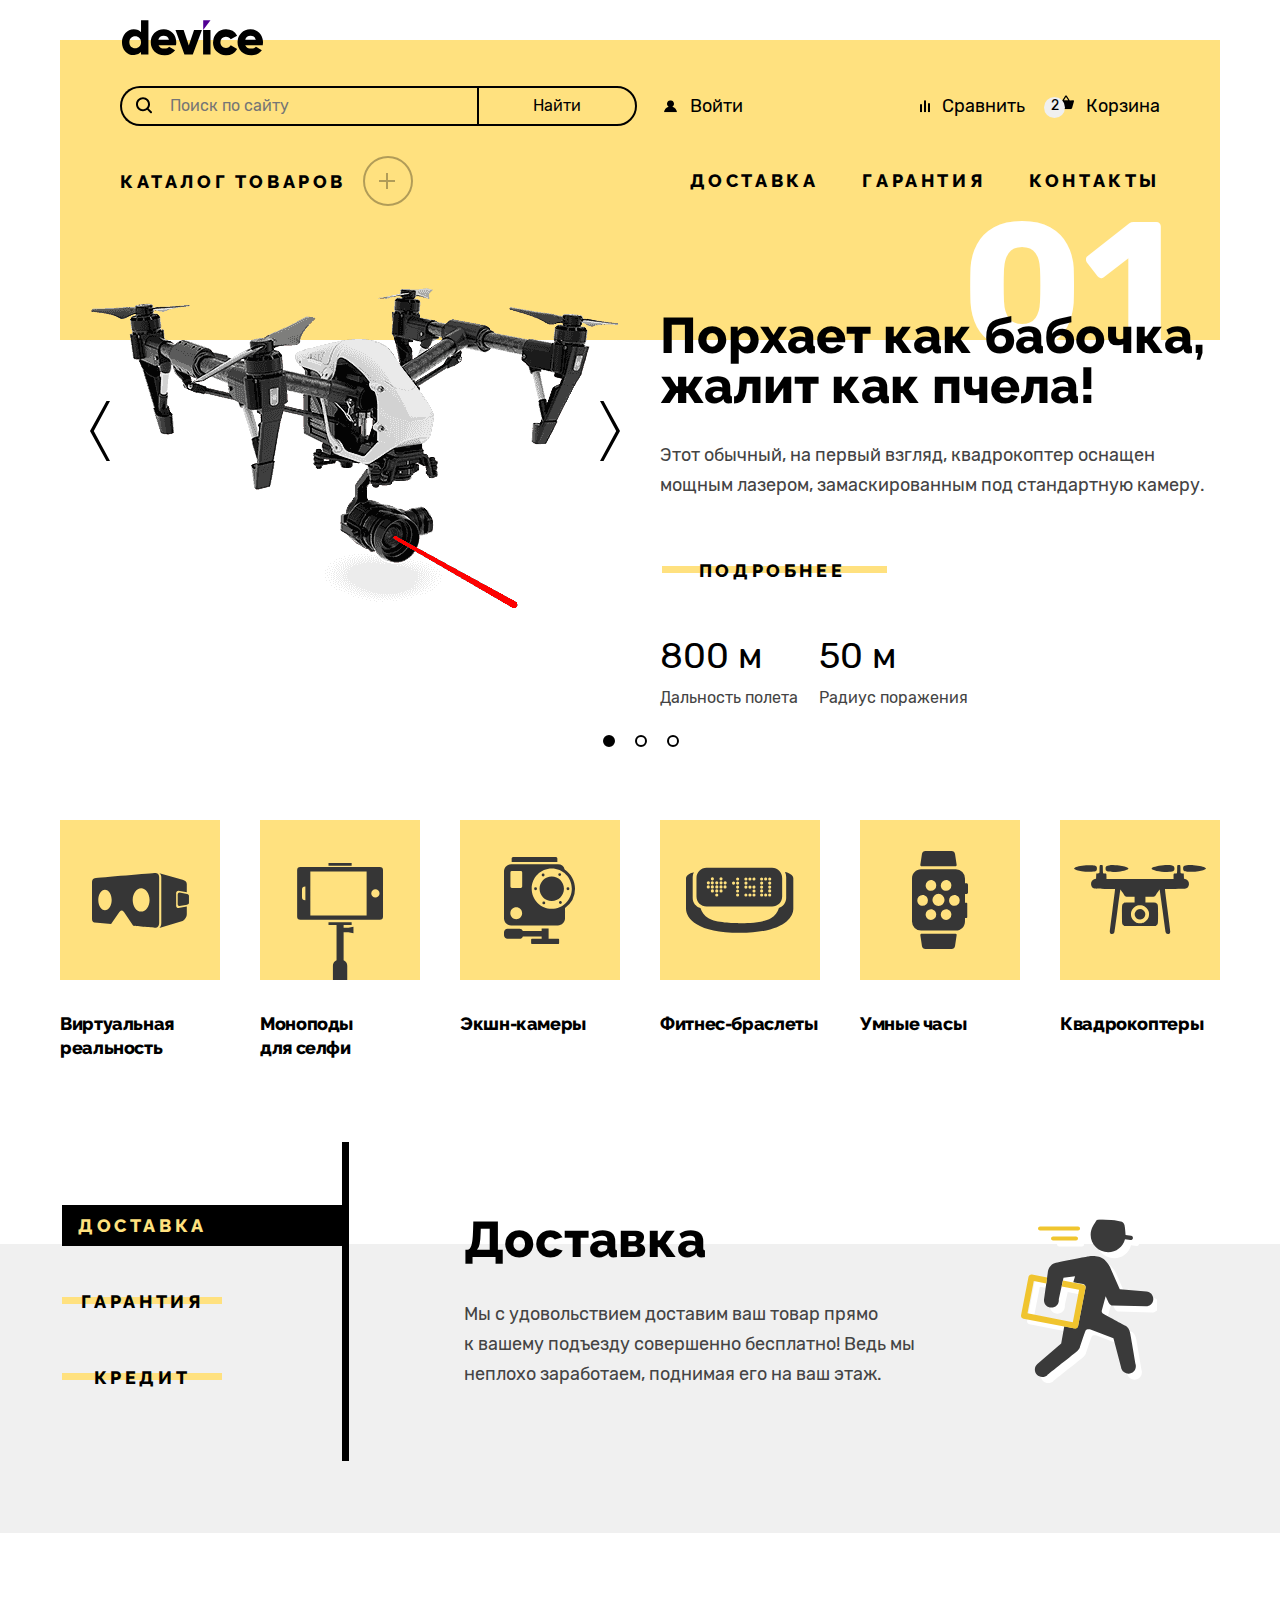
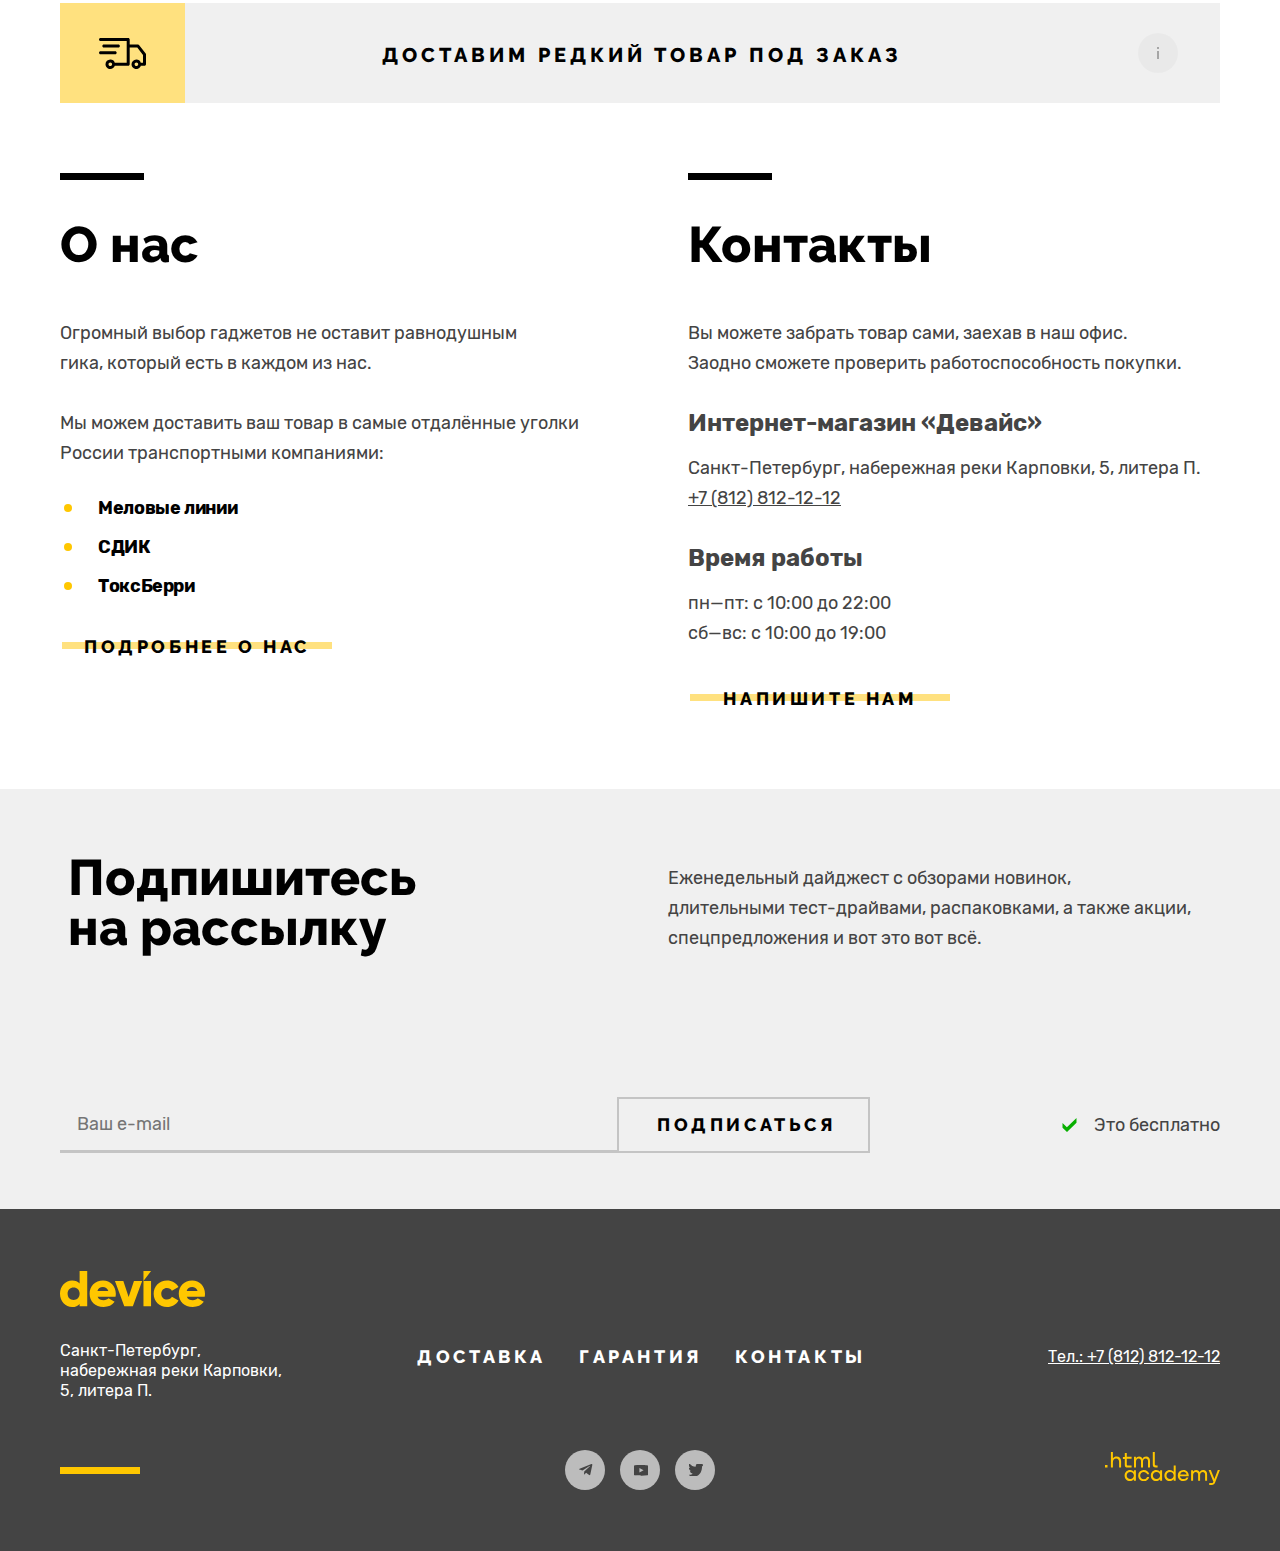
<file: index.html>
<!DOCTYPE html>
<html lang="ru">
  <head>
    <meta charset="utf-8">
    <title>Девайс</title>
    <link rel="stylesheet" href="styles/styles.css">
    <link rel="icon" href="favicon.ico">
    <link rel="icon" type="image/png" href="images/favicon.png" sizes="32x32">
  </head>
  <body>
   <header class="page-header">
     <a class="logo-device-header" href="#">
       <img class="logo-device-image" src="images/logo.svg" width="145" height="36" alt="Логотип сайта Девайс.">
     </a>

     <nav class="header-container">
      <div class="header-search-custom">
       <form class="site-search" action="https://echo.htmlacademy.ru/" method="get">
        <label for="search" class="visually-hidden">Поле поиска по сайту.</label>
        <input class="field" placeholder="Поиск по сайту" name="search" type="search" id="search" required>
        <span class="outline"></span>
        <button class="search" type="submit">
         <span class="search-button">Найти</span>
        </button>
       </form>

       <nav class="navigation-custom">
        <ul class="custom-menu">
         <li class="navigation-custom-item">
          <a class="login-user" href="#">Войти</a>
         </li>
        </ul>
        <ul class="custom-menu">
         <li class="navigation-custom-item">
          <a class="compare-button" href="#">Сравнить</a>
         </li>
         <li class="navigation-custom-item navigation-custom-item-popover">
          <a class="cart-button" href="#">Корзина</a>
          <div class="popover popover-cart">
           <h2 class="visually-hidden">Корзина пользователя.</h2>
           <div class="popover-content">
            <ul class="cart-items-list">
             <li class="cart-item">
              <a class="cart-product-popover" href="#">
                <img class="slider-image-cart" src="images/catalog/product-1.jpg" width="39" height="43" alt="Любительская селфи-палка.">
                <p class="cart-item-title">Любительская селфи-палка</p>
              </a>
              <button class="delete-cart" type="button">
               <span class="visually-hidden">Кнопка удалить из корзины.</span>
              </button>
             </li>
             <li class="cart-item">
               <a class="cart-product-popover" href="#">
                 <img class="slider-image-cart" src="images/catalog/product-2.jpg" width="39" height="43" alt="Профессиональная селфи-палка.">
                 <p class="cart-item-title">Профессиональная селфи-палка</p>
               </a>
               <button class="delete-cart" type="button">
                <span class="visually-hidden">Кнопка удалить из корзины.</span>
               </button>
             </li>
             <li class="unification-cart">
              <span class="quantity-cart">Товаров: 2</span>
              <span class="amount-cart">Сумма: 2000 ₽</span>
             </li>
            </ul>
            <a class="open-cart" href="#">Открыть корзину</a>
           </div>
          </div>
         </li>
        </ul>
       </nav>
      </div>
     </nav>

      <nav class="navigation-item">
        <ul class="navigation-list">
          <li class="navigation-item navigation-catalog">
            <a class="navigation-link navigation-link-catalog" href="#">Каталог товаров
              <span class="plus"></span>
            </a>
            <ul class="header-categories-list">
              <li class="header-categories-item">
                <a class="header-categories-link" href="#">Виртуальная реальность</a>
              </li>
              <li class="header-categories-item">
                <a class="header-categories-link" href="#">Фитнес-браслеты</a>
              </li>
              <li class="header-categories-item">
                <a class="header-categories-link" href="#">Квадрокоптеры</a>
              </li>
              <li class="header-categories-item">
                <a class="header-categories-link" href="catalog.html">Моноподы для селфи</a>
              </li>
              <li class="header-categories-item">
                <a class="header-categories-link" href="#">Умные часы</a>
              </li>
              <li class="header-categories-item">
              </li>
              <li class="header-categories-item">
                <a class="header-categories-link" href="#">Экшн-камеры</a>
              </li>
            </ul>
          </li>
          <li class="navigation-item">
            <a class="navigation-link" href="#">Доставка</a>
          </li>
          <li class="navigation-item">
            <a class="navigation-link" href="#">Гарантия</a>
          </li>
          <li class="navigation-item">
            <a class="navigation-link" href="#">Контакты</a>
          </li>
        </ul>
      </nav>
   </header>

   <main class="main-container main-index">
     <div class="page-container">
       <h1 class="visually-hidden">Интернет-магазин "Device".</h1>
      <section class="slide">
        <h2 class="visually-hidden">Слайдер с популярными товарами.</h2>
        <div class="goods-slide">
         <img class="slider-image" src="images/sliders/quadrocopter.png" width="560" height="560" alt="Квадрокоптер.">
         <div class="slide-container">
          <span class="slide-number">01</span>
         <h2 class="heading">Порхает как бабочка, жалит как пчела!</h2>
         <p class="subtitle">Этот обычный, на первый взгляд, квадрокоптер оснащен мощным лазером, замаскированным под стандартную камеру.
         </p>
         <a class="button button-more" href="#">Подробнее</a>
         <ul class="dignity">
          <li class="specifications">800 м
            <span class="specifications-text">Дальность полета</span>
          </li>
          <li class="specifications">50 м
            <span class="specifications-text">Радиус поражения</span>
          </li>
         </ul>
         </div>
        </div>

        <div class="goods-slide invisible">
         <img class="slider-image" src="images/sliders/bracelet.png" width="560" height="560" alt="Фитнес-браслет.">
         <div class="slide-container">
          <span class="slide-number">02</span>
          <h2 class="heading">Худеем <br>правильно!</h2>
          <p class="subtitle">Мотивирующие фитнес-браслеты помогут найти в себе силы не пропускать занятия и соблюдать диету.
          </p>
          <a class="button button-more" href="#">Подробнее</a>
          <ul class="dignity">
            <li class="specifications">48 часов
              <span class="specifications-text">Без подзарядки</span>
            </li>
          </ul>
         </div>
        </div>
        <div class="goods-slide invisible">

          <img class="slider-image" src="images/sliders/selfie-stick.png" width="560" height="560" alt="Селфи-палка.">
          <div class="slide-container">
            <span class="slide-number">03</span>
          <h2 class="heading">Делай селфи,<br> как Бен Стиллер! </h2>
          <p class="subtitle">Самая длинная палка для селфи доступна в нашем магазине. Восемь (Восемь, Карл!) метров длиной и весом всего 5 кг.
          </p>
          <a class="button button-more" href="#">Подробнее</a>
            <ul class="dignity">
              <li class="specifications">8,5 м
                <span class="specifications-text">Длина палки</span></li>
              <li class="specifications">5 кг
                <span class="specifications-text">Вес палки</span></li>
              <li class="specifications">Карбон
                <span class="specifications-text">Материал</span></li>
            </ul>
        </div>
        </div>
        <button class="slider-button slider-prev" type="button">
          <span class="visually-hidden">Предыдущий слайд.</span>
        </button>
        <button class="slider-button slider-next" type="button">
          <span class="visually-hidden">Следующий слайд.</span>
        </button>

        <ol class="slider-pagination">
          <li class="slider-pagination-item">
            <button class="slider-pagination-button slider-pagination-button-current" type="button">
              <span class="visually-hidden">1 слайд.</span>
            </button>
          </li>
          <li class="slider-pagination-item">
            <button class="slider-pagination-button" type="button">
              <span class="visually-hidden">2 слайд.</span>
            </button>
          </li>
          <li class="slider-pagination-item">
            <button class="slider-pagination-button" type="button">
              <span class="visually-hidden">3 слайд.</span>
            </button>
          </li>
        </ol>
      </section>

      <section class="catalog-categories">
        <h2 class="visually-hidden">Категории каталога.</h2>
        <ul class="catalog-categories-list">
          <li class="catalog-categories-item">
            <a class="catalog-categories-link catalog-categories-virtual" href="#">
             <div class="catalog-categories-title"> Виртуальная реальность
             </div>
            </a>
          </li>

          <li class="catalog-categories-item">
           <a class="catalog-categories-link catalog-categories-monopods" href="catalog.html">
            <div class="catalog-categories-title"> Моноподы<br> для селфи
            </div>
           </a>
          </li>

          <li class="catalog-categories-item">
           <a class="catalog-categories-link catalog-categories-action" href="#">
            <div class="catalog-categories-title">Экшн-камеры
            </div>
           </a>
          </li>

          <li class="catalog-categories-item">
           <a class="catalog-categories-link catalog-categories-fitness" href="#">
            <div class="catalog-categories-title">Фитнес-браслеты
            </div>
           </a>
          </li>

          <li class="catalog-categories-item">
           <a class="catalog-categories-link catalog-categories-watch" href="#">
            <div class="catalog-categories-title">Умные часы
            </div>
           </a>
          </li>

          <li class="catalog-categories-item">
           <a class="catalog-categories-link catalog-categories-quadrocopter" href="#">
            <div class="catalog-categories-title">Квадрокоптеры
            </div>
           </a>
          </li>
        </ul>
      </section>

      <section class="advantages-more ">
        <h2 class="visually-hidden">Подробнее о преимуществах.</h2>
        <div class="advantages-more-container">
          <div class="tabs">
            <button class="button tablink-current" type="button">Доставка</button>
            <button class="button tablinks-noselected" type="button">Гарантия</button>
            <button class="button tablinks-noselected" type="button">Кредит</button>
          </div>
          <div class="tabcontent-group">
            <section class="tabcontent tabcontent-current tabcontent-delivery">
              <h3 class="tabcontent-title">Доставка</h3>
              <p class="tabcontent-text">Мы с удовольствием доставим ваш товар прямо<br>
               к вашему подъезду совершенно бесплатно! Ведь
               мы неплохо заработаем, поднимая его на ваш этаж.
              </p>
            </section>
            <section class="tabcontent tabcontent-warranty invisible">
              <h3 class="tabcontent-title">Гарантия</h3>
              <p class="tabcontent-text">Если из-за возгорания купленного у нас товара у вас
              сгорит дом — не переживайте, мы выдадим вам новый.
              Товар, не дом, конечно же.</p>
            </section>
            <section class="tabcontent tabcontent-credit invisible">
              <h3 class="tabcontent-title">Кредит</h3>
              <p class="tabcontent-text">Залезть в долговую яму стало проще! Кредитные консультанты подберут для вас наиболее выгодные условия кредита. Выгодные для банка, разумеется.</p>
            </section>
          </div>
        </div>
      </section>

      <button class="order-button" type="button">
       Доставим редкий товар под заказ
      </button>

      <div class="about-container">
        <section class="about-block">
          <h2 class="appointment-title">О нас</h2>
          <p class="about-text">Огромный выбор гаджетов не оставит равнодушным<br> гика, который есть в каждом из нас.</p>
          <p class="about-text">Мы можем доставить ваш товар в самые отдалённые уголки России транспортными компаниями:</p>
          <ul class="delivery-list">
            <li class="delivery-item">
              <p class="delivery-link">Меловые линии</p>
            </li>
            <li class="delivery-item">
              <p class="delivery-link">СДИК</p>
            </li>
            <li class="delivery-item">
              <p class="delivery-link">ТоксБерри</p>
            </li>
          </ul>
          <a class="button about" href="#">Подробнее о нас</a>
        </section>

        <section class="contacts">
          <h2 class="contacts-title">Контакты</h2>
          <p class="contacts-text">Вы можете забрать товар сами, заехав в наш офис.<br>Заодно сможете проверить работоспособность покупки. </p>
          <p class="contacts-subtitle">Интернет-магазин «Девайс»</p>
          <p class="contacts-address">Санкт-Петербург, набережная реки Карповки, 5, литера П.</p>
          <a class="contacts-phone" href="tel:+78128121212">+7 (812) 812-12-12</a>
          <p class="contacts-subtitle">Время работы</p>
          <p class="contacts-time">пн—пт: с 10:00 до 22:00 <br> сб—вс: с 10:00 до 19:00</p>
          <a class="button email" href="#">Напишите нам</a>
        </section>
      </div>

      <section class="subscription">
        <div class="newsletter-container">
          <h2 class="newsletter-title">Подпишитесь на рассылку</h2>
          <p class="newsletter">Еженедельный дайджест с обзорами новинок,<br> длительными тест-драйвами, распаковками, а также акции, спецпредложения и вот это вот всё.</p>
        </div>
        <div class="form-container"> <!--чтобы увидеть класс ошибки, добавьте input class="field-email-error"-->
          <form class="newsletter-form" action="https://echo.htmlacademy.ru/" method="post">
            <label for="newsletter-email" class="visually-hidden">Email.</label>
            <input class="field-email" placeholder="Ваш e-mail" type="email" name="newsletter-email" id="newsletter-email" required>
            <button class="button-newsletter" type="submit">Подписаться</button>
          </form>
          <span class="tick">Это бесплатно</span>
        </div>
      </section>
     </div>
   </main>

   <footer class="page-footer">
      <div class="footer-container">
        <a class="logo-device-link" href="index.html">
          <img class="footer-contacts-logo" src="images/logo-footer.svg" width="145" height="36" alt="Логотип Девайс.">
        </a>
        <section class="footer-contacts">
          <h2 class="visually-hidden">Контакты.</h2>
          <address class="footer-contacts-address">
            <p class="about-text-footer">Санкт-Петербург, набережная реки Карповки, 5, литера П.</p>
          </address>
        </section>

        <ul class="advantages-footer">
          <li class="advantages-item">
            <a class="advantages-link" href="#">Доставка</a>
          </li>
          <li class="advantages-item">
            <a class="advantages-link" href="#">Гарантия</a>
          </li>
          <li class="advantages-item">
            <a class="advantages-link" href="#">Контакты</a>
          </li>
        </ul>

        <a class="footer-contacts-address-phone" href="tel:+78128121212">Тел.: +7 (812) 812-12-12</a>

        <div class="line-footer"></div>

        <ul class="footer-social">
          <li class="footer-social-item">
            <a class="social-link social-link-tg" href="https://t.me/htmlacademy">
            <span class="visually-hidden">Телеграм.</span>
            </a>
          </li>
          <li class="footer-social-item">
            <a class="social-link social-link-yt" href="https://www.youtube.com/user/htmlacademyru">
            <span class="visually-hidden">Youtube.</span>
            </a>
          </li>
          <li class="footer-social-item">
            <a class="social-link social-link-tw" href="https://twitter.com/htmlacademy_ru">
            <span class="visually-hidden">Твиттер.</span>
            </a>
          </li>
        </ul>

        <p class="academy-logo">
          <a class="htmlacademy-link" href="https://htmlacademy.ru/">
            <span class="visually-hidden">Ссылка на сайт Htmlacademy.</span>
          </a>
        </p>
      </div>
   </footer>

   <div class="modal-container">
      <div class="modal modal-case">
        <button class="modal-close-button" type="button">
          <span class="visually-hidden">Закрыть.</span>
        </button>
        <section class="modal-content">
          <h2 class="modal-title">Доставка под заказ</h2>
          <form class="modal-form" action="https://echo.htmlacademy.ru/" method="post">
            <div class="user-modal">
              <p class="field-group">
                <label class="modal-sabtitle" for="entering-name">Ваше имя:</label>
                <input class="modal-form-field modal-form-field-name" type="text" id="entering-name" name="entering-name" placeholder="Введите имя" required>
              </p>
              <p class="field-group"><!--Чтобы ивидеть класс ошибки, добавьте input class="error-modal-email"-->
                <label class="modal-sabtitle" for="entering-mail">Ваш e-mail:</label>
                <input class="modal-form-field modal-form-field-email error-modal-email" type="email" id="entering-mail" name="entering-mail" placeholder="Ваш e-mail" value="почта" required>
                <span class="input-error-signature">Забавный у вас адрес</span>
              </p>
            </div>
            <div class="goods-modal">
              <p class="field-group">
                <label class="modal-sabtitle" for="order-field">Что нужно привезти:
                </label>
                <input class="modal-form-field modal-form-field-product" type="text" id="order-field" name="order-field" placeholder="В свободной форме" required>
              </p>
              <p class="field-group">
                <span class="modal-sabtitle-quantity">
                  <label class="modal-sabtitle " for="quantity-goods">Количество:
                    <span class="tooltip">
                      <button class="tooltip-toggle" type="button" aria-labelledby="tooltip-delivery-information" id="quantity-goods">
                      </button>
                      <span class="tooltip-text" id="tooltip-delivery-information" role="tooltip">Постараемся найти, сколько нужно. Привезём сколько получится по требованиям
                        к провозу багажа.
                      </span>
                    </span>
                  </label>
                </span>
                <!--Чтобы увидеть класс ошибки, добавьте span класс quantity-inner-error-->
                <span class="quantity-inner">
                  <button class="button-minus" type="button">
                    <span class="visually-hidden">Кнопка уменьшения количества товаров.
                    </span>
                  </button>
                  <input class="modal-form-field modal-form-field-quantity" type="number" id="change-quantity-goods" name="change-quantity-goods" value="1" required>
                  <button class="button-plus" type="button">
                    <span class="visually-hidden">Кнопка увеличения количества товаров.
                    </span>
                  </button>
                </span>
              </p>
            </div>
            <button class="button" type="submit">
              <span class="modal-button">Отправить
              </span>
            </button>
          </form>
        </section>
      </div>
   </div>

  </body>
</html>
</file>
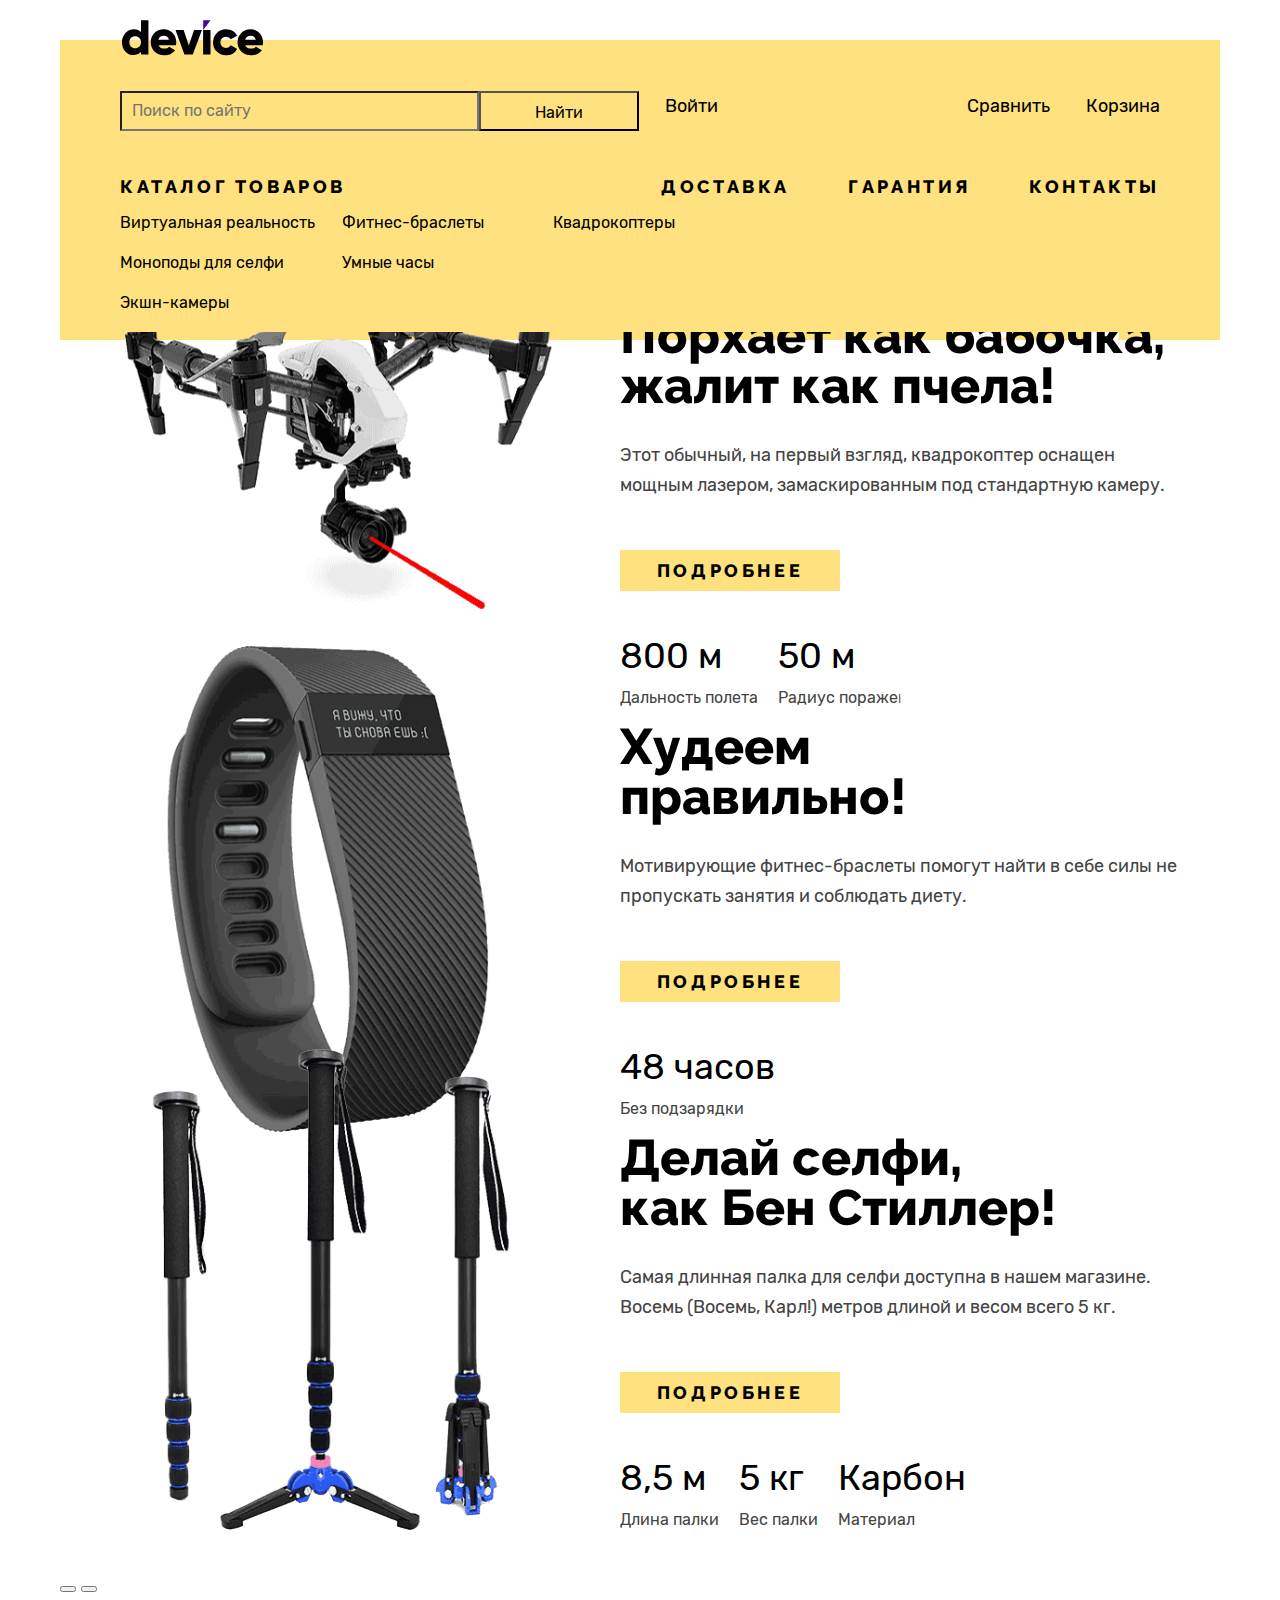
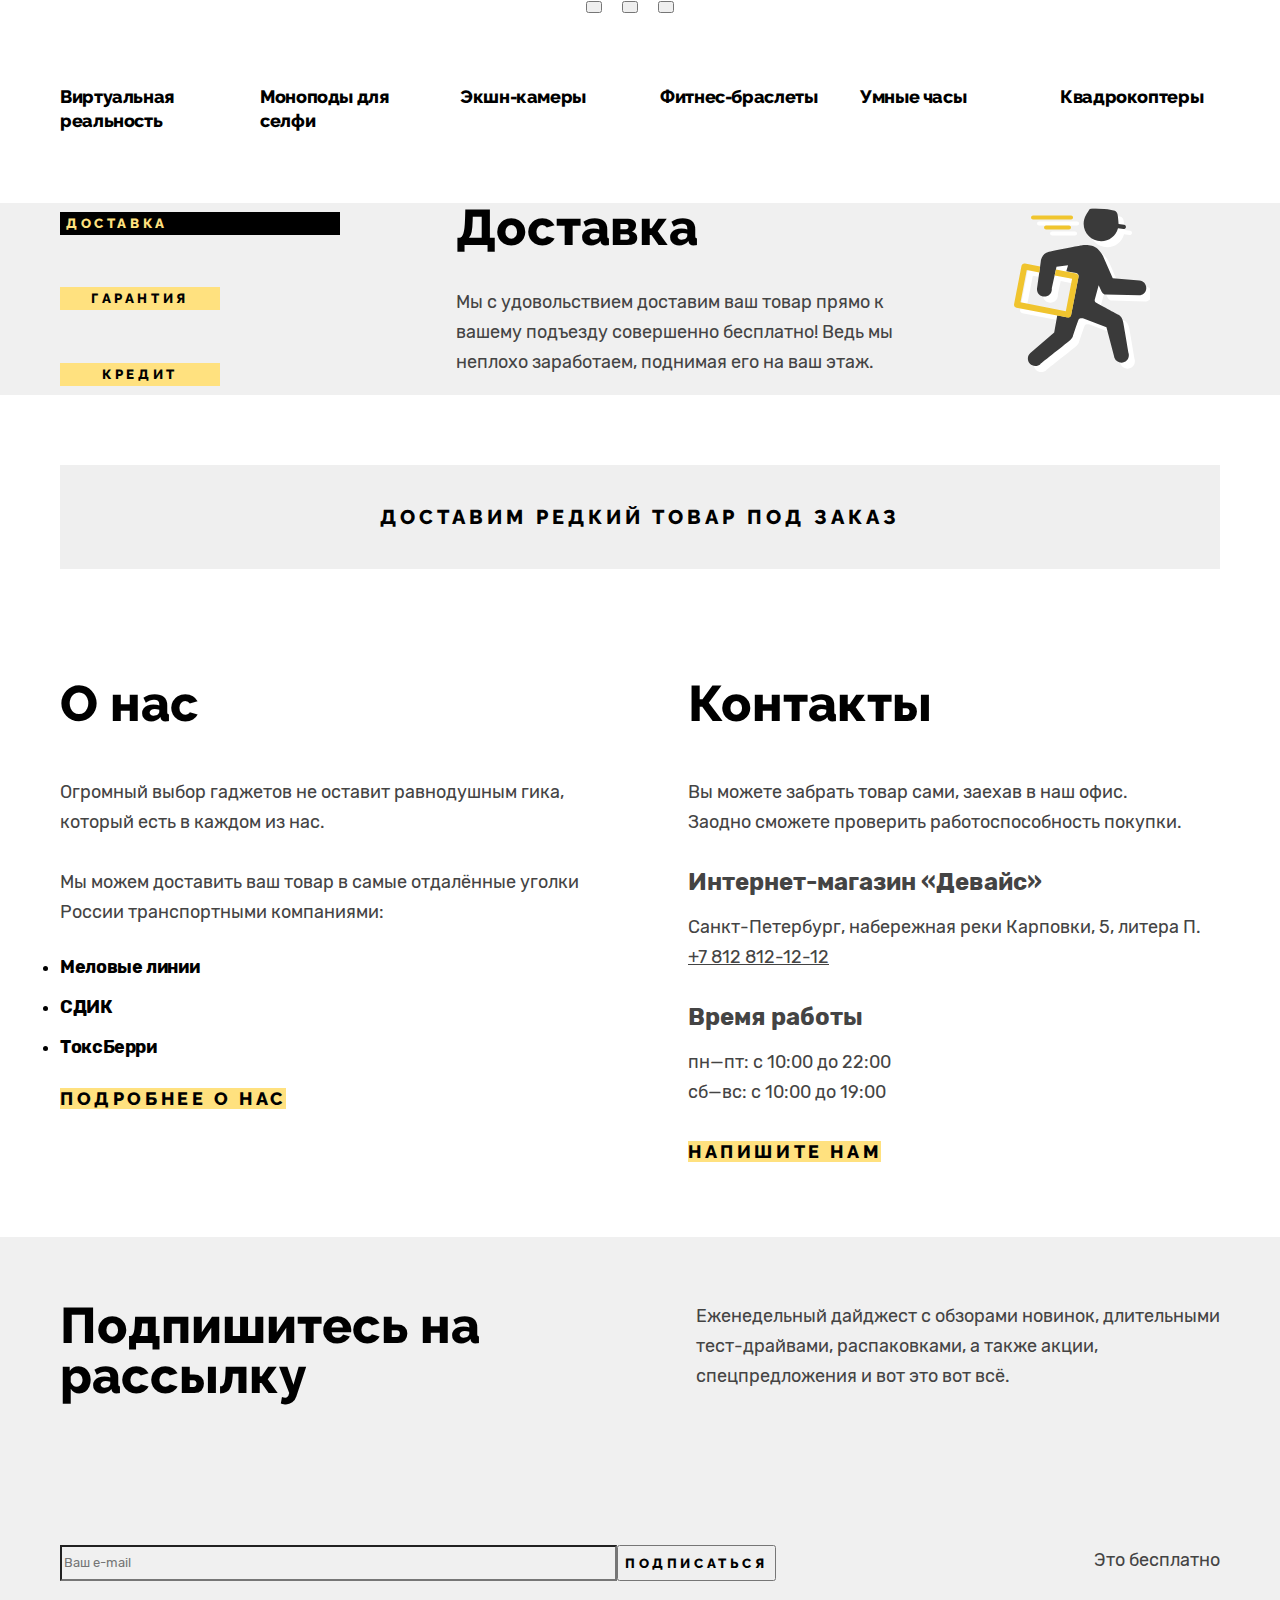
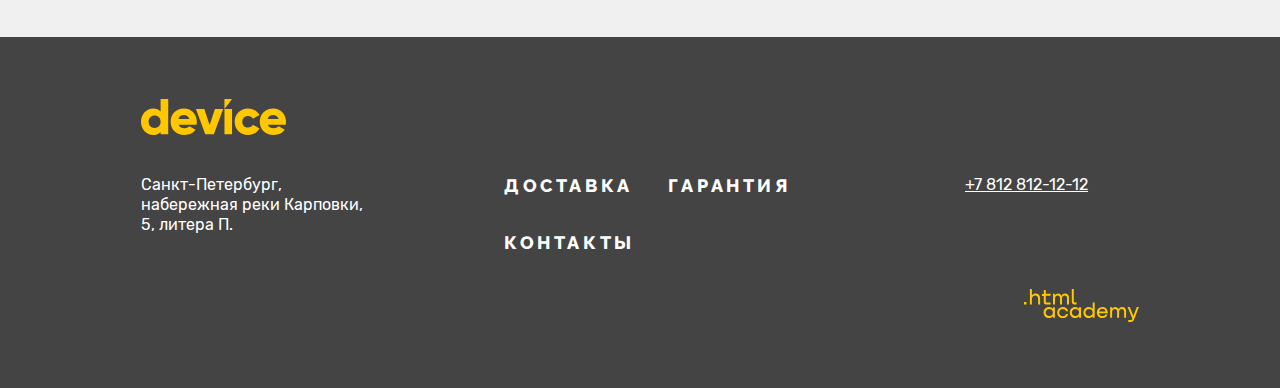
<file: 10/index.html>
<!DOCTYPE html>
<html lang="ru">
  <head>
    <meta charset="utf-8">
    <title>Девайс</title>
    <link rel="stylesheet" href="styles/styles.css">
    <base href="https://htmlacademy-htmlcss.github.io/2389537-device-1/10/">
</head>
  <body>
    <header class="page-header">
      <a class="logo-device-header" href="#">
      <img class="logo-device-header" src="images/logo.svg" width="145" height="36" alt="Логотип сайта Девайс.">
    </a>

    <div class="header-container">
    <div class="header-search-custom">
    <form class="site-search" action="https://echo.htmlacademy.ru/" method="get">
      <label for="search" class="visually-hidden">Поле поиска по сайту.</label>
      <input class="field" placeholder="Поиск по сайту" name="search" type="search" id="search">
      <button class="search" type="submit">Найти</button>
    </form>

   <nav class="navigation-custom">
   <ul class="custom-menu">
    <li class="navigation-custom-item">
      <a class="login-user" href="#">Войти</a>
    </li>

    <li class="navigation-custom-item">
      <a class="login-user" href="#"></a>
    </li>
   </ul>

   <ul class="custom-menu">
    <li class="navigation-custom-item">
      <a class="compare-button" href="#">Сравнить</a>
    </li>

    <li class="navigation-custom-item">
      <a class="cart-button" href="#">Корзина</a>
    </li>
    </ul>
   </nav>
      </div>

   <nav class="navigation-item">
    <ul class="navigation-list">
      <li class="navigation-item navigation-catalog">
        <a class="navigation-link " href="#">Каталог товаров</a>
        <ul class="header-categories-list">
          <li class="header-categories-item">
            <a class="header-categories-link" href="#">Виртуальная реальность</a>
          </li>
          <li class="header-categories-item">
            <a class="header-categories-link" href="#">Фитнес-браслеты</a>
          </li>
          <li class="header-categories-item">
            <a class="header-categories-link" href="#">Квадрокоптеры</a>
          </li>
          <li class="header-categories-item">
            <a class="header-categories-link" href="catalog.html">Моноподы для селфи</a>
          </li>
          <li class="header-categories-item">
            <a class="header-categories-link" href="#">Умные часы</a>
          </li>
          <li class="header-categories-item">
            <a class="header-categories-link" href="#"></a>
          </li>
          <li class="header-categories-item">
            <a class="header-categories-link" href="#">Экшн-камеры</a>
          </li>
        </ul>
      </li>
      <li class="navigation-item">
        <a class="navigation-link" href="#">Доставка</a>
      </li>
      <li class="navigation-item">
        <a class="navigation-link" href="#">Гарантия</a>
      </li>
      <li class="navigation-item">
        <a class="navigation-link" href="#">Контакты</a>
      </li>
    </ul>
    </nav>
   </div>
    </header>

    <main class="main-container main-index">
      <div class="page-container">
      <h1 class="visually-hidden">Интернет-магазин "Device".</h1>

      <section class="slide">
        <h2 class="visually-hidden">Слайдер с популярными товарами.</h2>
      <div class="goods-slide">
        <span class="slide-number">01</span>
      <img class="slider-image" src="images/sliders/quadrocopter.png" width="560" height="560" alt="Квадрокоптер.">
       <div class="slide-container">
        <h2 class="heading">Порхает как бабочка, жалит как пчела!</h2>
      <p class="subtitle">Этот обычный, на первый взгляд, квадрокоптер оснащен мощным лазером, замаскированным под стандартную камеру.
      </p>
      <a class="button button-more" href="#">Подробнее</a>
        <ul class="dignity">
          <li class="specifications">800 м
            <span class="specifications-text">Дальность полета</span>
          </li>
          <li class="specifications">50 м
            <span class="specifications-text">Радиус поражения</span>
          </li>
        </ul>
      </div>
      </div>

      <div class="goods-slide invisible">
        <span class="slide-number">02</span>
        <img class="slider-image" src="images/sliders/bracelet.png" width="560" height="560" alt="Фитнес-браслет.">
        <div class="slide-container">
        <h2 class="heading">Худеем <br>правильно!</h2>
        <p class="subtitle">Мотивирующие фитнес-браслеты помогут найти в себе силы не пропускать занятия и соблюдать диету.
        </p>
        <a class="button button-more" href="#">Подробнее</a>
          <ul class="dignity">
            <li class="specifications">48 часов
              <span class="specifications-text">Без подзарядки</span>
            </li>
          </ul>
        </div>
      </div>

        <div class="goods-slide invisible">
          <span class="slide-number">03</span>
          <img class="slider-image" src="images/sliders/selfie-stick.png" width="560" height="560" alt="Селфи-палка.">
          <div class="slide-container">
          <h2 class="heading">Делай селфи,<br> как Бен Стиллер! </h2>
          <p class="subtitle">Самая длинная палка для селфи доступна в нашем магазине. Восемь (Восемь, Карл!) метров длиной и весом всего 5 кг.
          </p>
          <a class="button button-more" href="#">Подробнее</a>
            <ul class="dignity">
              <li class="specifications">8,5 м
                <span class="specifications-text">Длина палки</span></li>
              <li class="specifications">5 кг
                <span class="specifications-text">Вес палки</span></li>
              <li class="specifications">Карбон
                <span class="specifications-text">Материал</span></li>
            </ul>
        </div>
        </div>
            <button class="slider-button slider-prev" type="button">
              <span class="visually-hidden">Предыдущий слайд.</span>
            </button>
            <button class="slider-button slider-next" type="button">
              <span class="visually-hidden">Следующий слайд.</span>
            </button>

          <ol class="slider-pagination">
            <li class="slider-pagination-item">
              <button class="slider-pagination-button slider-pagination-button-current" type="button">
                <span class="visually-hidden">1 слайд</span>
              </button>
            </li>
            <li class="slider-pagination-item">
              <button class="slider-pagination-button" type="button">
                <span class="visually-hidden">2 слайд</span>
              </button>
            </li>
            <li class="slider-pagination-item">
              <button class="slider-pagination-button" type="button">
                <span class="visually-hidden">3 слайд</span>
              </button>
            </li>
          </ol>
       </section>

    <section class="catalog-categories">
      <h2 class="visually-hidden">Категории каталога.</h2>
      <ul class="catalog-categories-list">
        <li class="catalog-categories-item">
          <a class="catalog-categories-link" href="#">Виртуальная реальность</a>
        </li>
        <li class="catalog-categories-item">
          <a class="catalog-categories-link" href="catalog.html">Моноподы для селфи</a>
        </li>
        <li class="catalog-categories-item">
          <a class="catalog-categories-link" href="#">Экшн-камеры</a>
        </li>
        <li class="catalog-categories-item">
          <a class="catalog-categories-link" href="#">Фитнес-браслеты</a>
        </li>
        <li class="catalog-categories-item">
          <a class="catalog-categories-link" href="#">Умные часы</a>
        </li>
        <li class="catalog-categories-item">
          <a class="catalog-categories-link" href="#">Квадрокоптеры</a>
        </li>
      </ul>
    </section>

    <section class="advantages-more ">
      <div class="advantages-more-container">
      <div class="tabs">
        <button class="tablinks tablink-current" type="button">Доставка</button>
        <button class="tablinks" type="button">Гарантия</button>
        <button class="tablinks" type="button">Кредит</button>
      </div>
      <div class="tabcontent-group">
      <section class="tabcontent tabcontent-current tabcontent-delivery">
        <h2 class="tabcontent-title">Доставка</h2>
        <p class="tabcontent-text">Мы с удовольствием доставим ваш товар прямо
          к вашему подъезду совершенно бесплатно! Ведь
          мы неплохо заработаем, поднимая его на ваш этаж.</p>
      </section>
      <section class="tabcontent tabcontent-warranty invisible">
        <h2 class="tabcontent-title">Гарантия</h2>
        <p class="tabcontent-text">Если из-за возгорания купленного у нас товара у вас
          сгорит дом — не переживайте, мы выдадим вам новый.
          Товар, не дом, конечно же.</p>
      </section>
      <section class="tabcontent tabcontent-credit invisible">
        <h2 class="tabcontent-title">Кредит</h2>
        <p class="tabcontent-text">Залезть в долговую яму стало проще! Кредитные консультанты подберут для вас наиболее выгодные условия кредита. Выгодные для банка, разумеется.</p>
      </section>
      </div>
    </div>
    </section>

      <button class="order-batton" type="button">Доставим редкий товар под заказ</button>

      <div class="about-container">
      <section class="about-block">
        <h2 class="appointment-title">О нас</h2>
        <p class="about-text">Огромный выбор гаджетов не оставит равнодушным гика, который есть в каждом из нас.</p>
        <p class="about-text">Мы можем доставить ваш товар в самые отдалённые уголки России транспортными компаниями:</p>
        <ul class="delivery-list">
          <li class="delivery-item">
            <a class="delivery-link" href="#">Меловые линии</a>
          </li>
            <li class="delivery-item">
              <a class="delivery-link" href="#">СДИК</a>
            </li>
            <li class="delivery-item">
              <a class="delivery-link" href="#">ТоксБерри</a>
            </li>
        </ul>

        <a class="about" href="#">Подробнее о нас</a>

      </section>

      <section class="contacts">
        <h2 class="contacts-title">Контакты</h2>
        <p class="contacts-text">Вы можете забрать товар сами, заехав в наш офис.<br>Заодно сможете проверить работоспособность покупки. </p>
        <p class="contacts-subtitle">Интернет-магазин «Девайс»</p>
        <p class="contacts">Санкт-Петербург, набережная реки Карповки, 5, литера П.</p>
        <a class="contacts-phone" href="tel:+78128121212">+7 812 812-12-12</a>
        <p class="contacts-subtitle">Время работы</p>
        <p class="contacts-time">пн—пт: с 10:00 до 22:00 <br> сб—вс: с 10:00 до 19:00</p>

        <a class="email" href="#">Напишите нам</a>
      </section>
    </div>

      <section class="subscription">
        <div class="newsletter-container">
      <h2 class="newsletter-title">Подпишитесь на рассылку</h2>
      <p class="newsletter">Еженедельный дайджест с обзорами новинок, длительными тест-драйвами, распаковками, а также акции, спецпредложения и вот это вот всё.</p>
     </div>
     <div class="form-container">
      <form class="newsletter-form" action="https://echo.htmlacademy.ru/" method="post">
        <label for="newsletter-email" class="visually-hidden">Email</label>
        <input class="field-email" placeholder="Ваш e-mail" type="email" name="newsletter-email" id="newsletter-email" required>
        <button class="button-newsletter-button" type="submit">Подписаться</button>
      </form>
      <span class="tick">Это бесплатно</span>
      </div>
      </section>
    </div>
    </main>

    <footer class="page-footer">
      <div class="footer-container">
        <a class="logo-device-link" href="index.html">
        <img class="footer-contacts-logo" src="images/logo-footer.svg" alt="Логотип Девайс.">
        </a>
        <section class="footer-contacts">
        <h2 class="visually-hidden">Контакты.</h2>

        <address class="footer-contacts-address">
          <p class="about-text-footer">Санкт-Петербург, набережная реки Карповки, 5, литера П.</p>
        </address>
      </section>

        <ul class="advantages-footer">
        <li class="advantages-item">
          <a class="advantages-link" href="#">Доставка</a>
        </li>
        <li class="advantages-item">
          <a class="advantages-link" href="#">Гарантия</a>
        </li>
        <li class="advantages-item">
          <a class="advantages-link" href="#">Контакты</a>
        </li>
        </ul>


      <a class="footer-contacts-address-phone" href="tel:+78128121212">+7 812 812-12-12</a>


      <ul class="footer-social">
        <li class="footer-social-item">
          <a class="social-link" href="https://t.me/htmlacademy">
            <span class="visually-hidden">Телеграм</span>
          </a>
        </li>
        <li class="footer-social-item">
          <a class="social-link" href="https://www.youtube.com/user/htmlacademyru">
            <span class="visually-hidden">Youtube</span>
          </a>
        </li>
        <li class="footer-social-item">
          <a class="social-link" href="https://twitter.com/htmlacademy_ru">
            <span class="visually-hidden">Твиттер</span>
          </a>
        </li>
      </ul>

      <p class="academy-logo">
        <a class="htmlacademy-link" href="https://htmlacademy.ru/">
        <img class="htmlacademy" src="images/html.svg" alt="Сайт htmlacademy.">
        </a>
      </p>

    </div>
    </footer>



  </body>
</html>
</file>
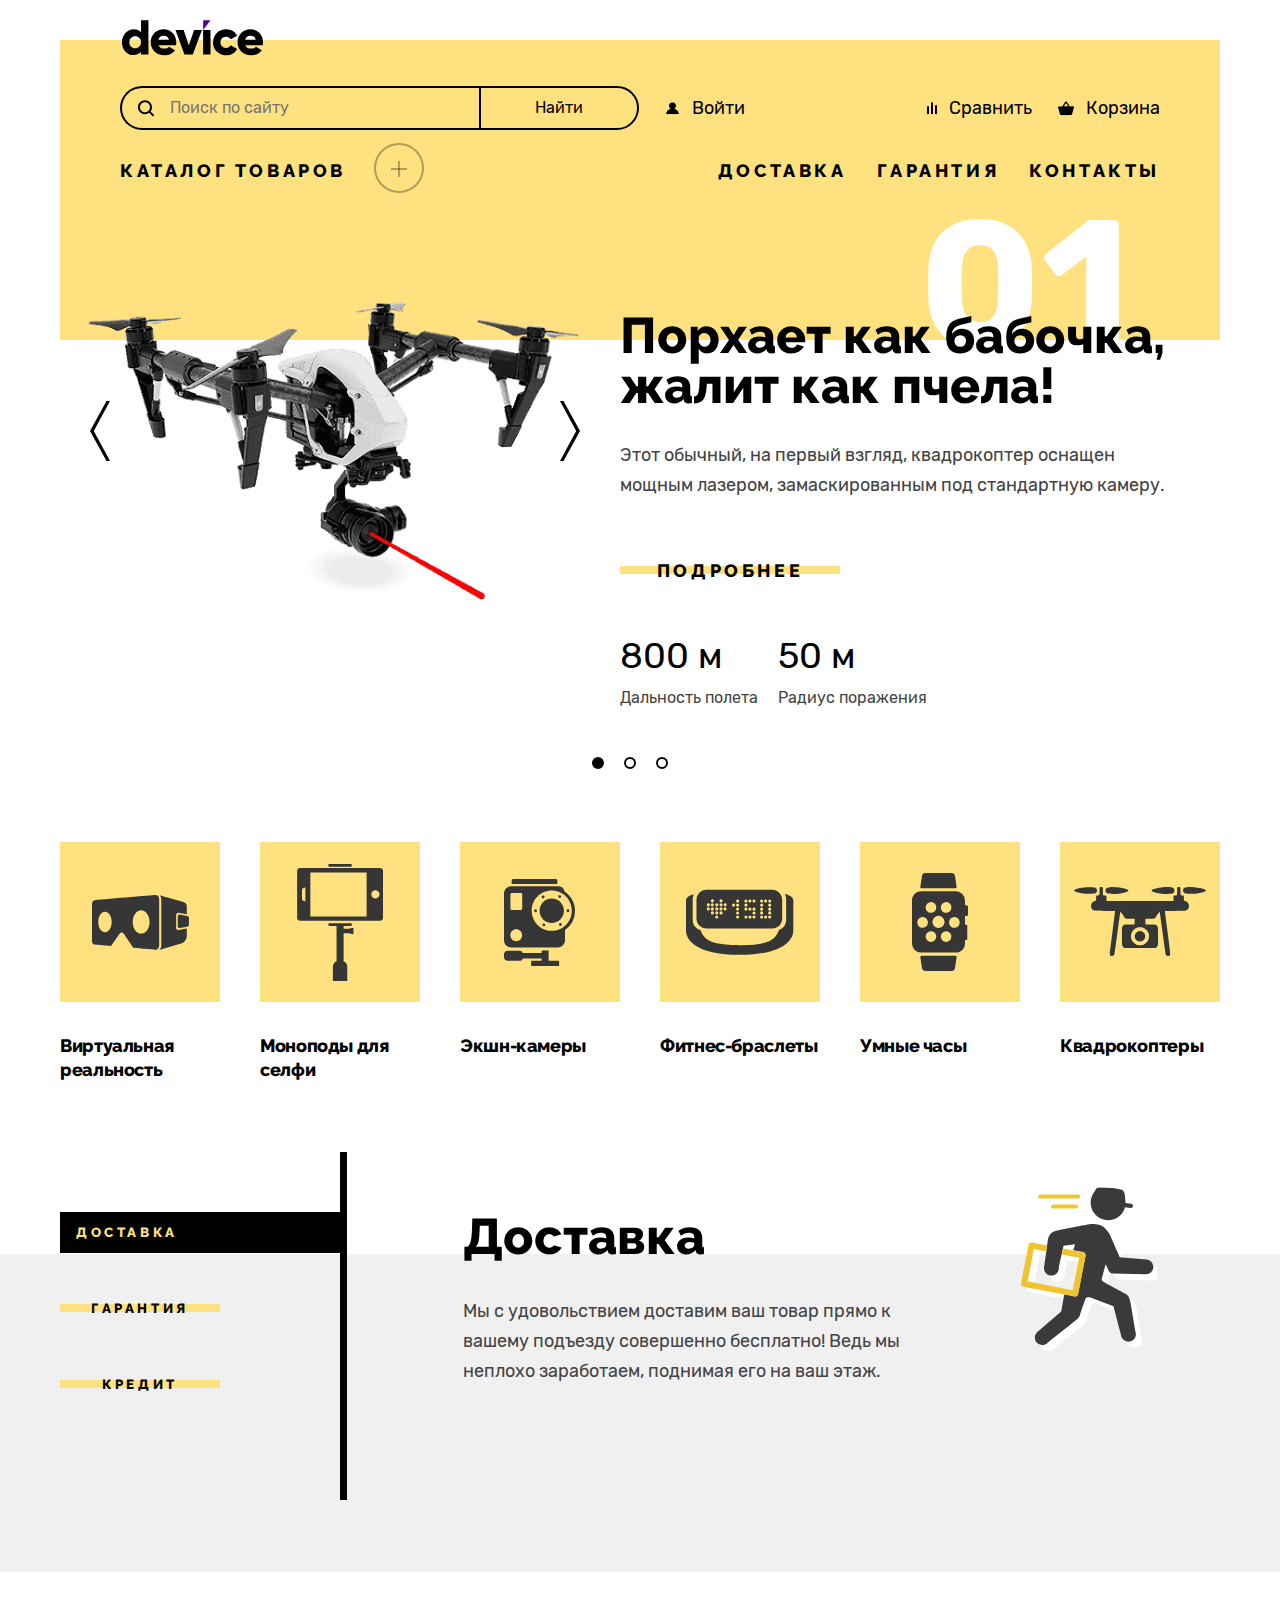
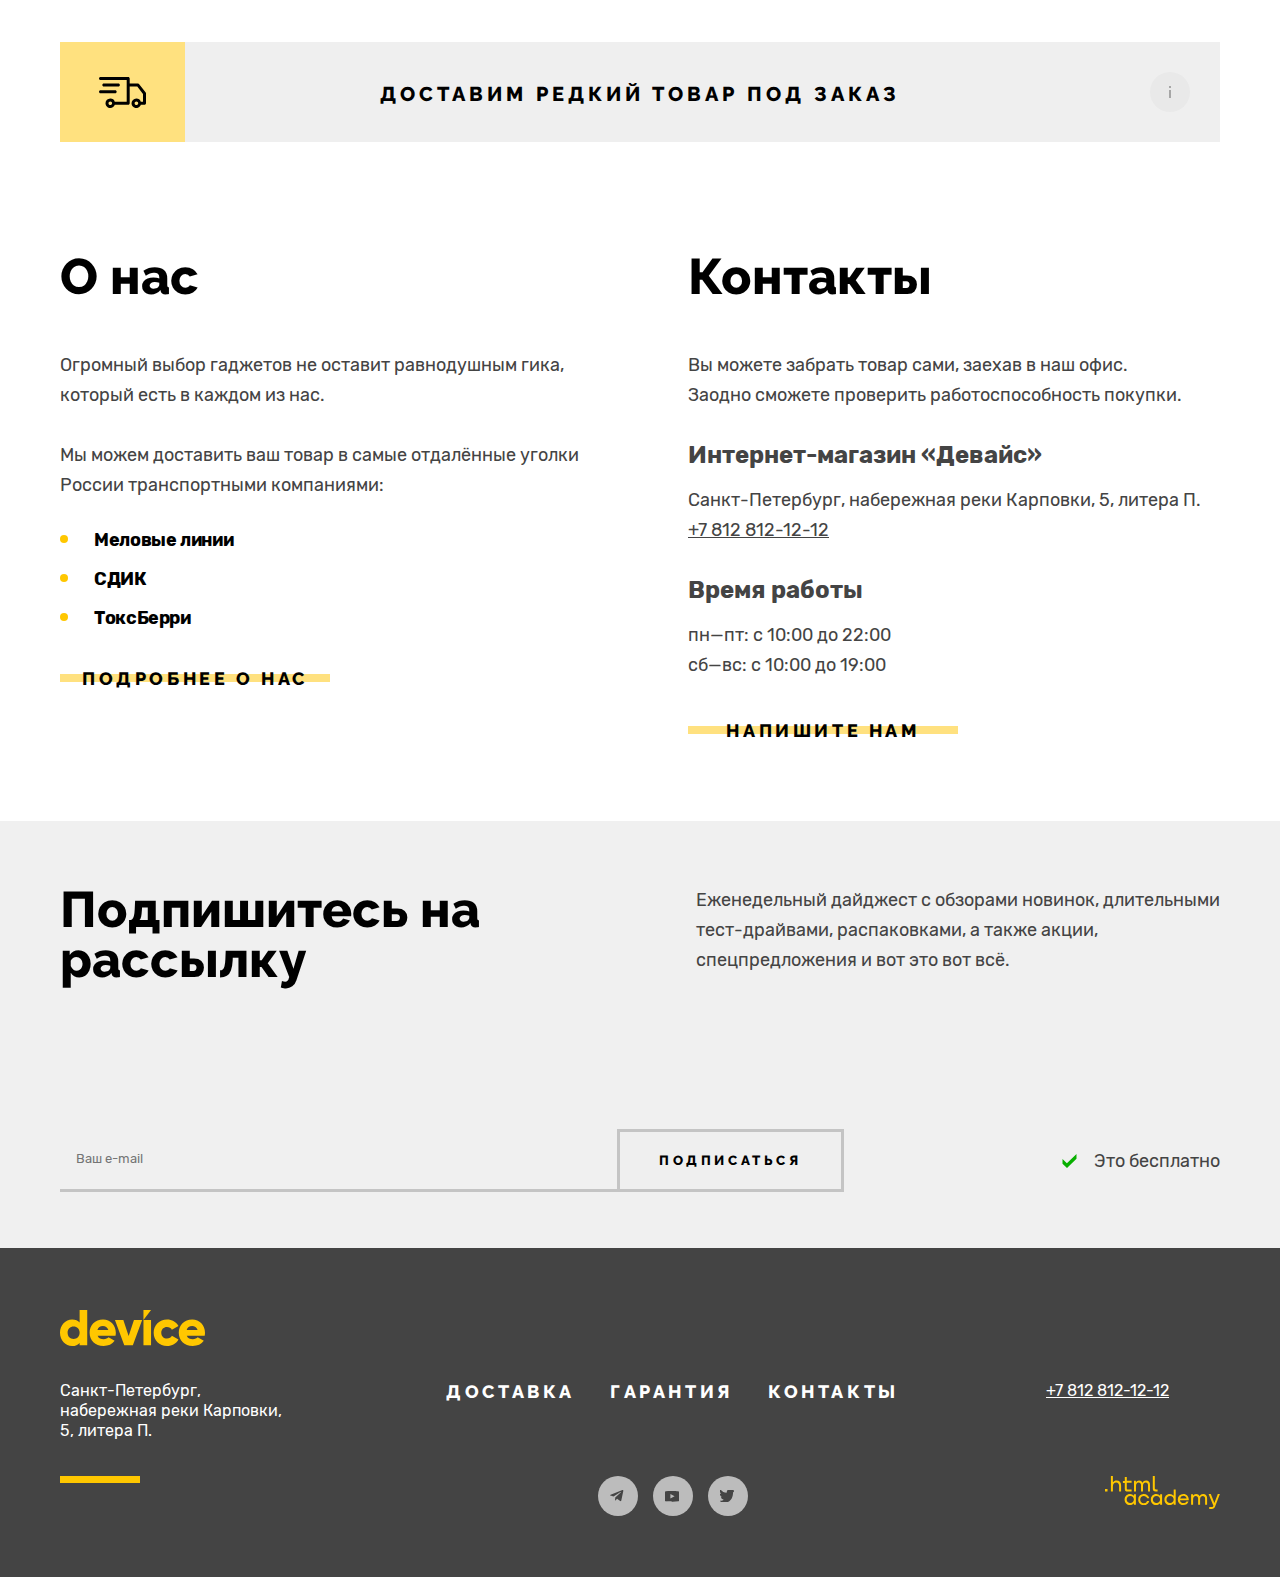
<file: 11/index.html>
<!DOCTYPE html>
<html lang="ru">
  <head>
    <meta charset="utf-8">
    <title>Девайс</title>
    <link rel="stylesheet" href="styles/styles.css">
    <base href="https://htmlacademy-htmlcss.github.io/2389537-device-1/11/">
</head>
  <body>
    <header class="page-header">
      <a class="logo-device-header" href="#">
      <img class="logo-device-image" src="images/logo.svg" width="145" height="36" alt="Логотип сайта Девайс.">
    </a>

    <div class="header-container">
    <div class="header-search-custom">
    <form class="site-search" action="https://echo.htmlacademy.ru/" method="get">
      <label for="search" class="visually-hidden">Поле поиска по сайту.</label>
      <input class="field" placeholder="Поиск по сайту" name="search" type="search" id="search">
      <span class="outline"></span>
     <button class="search" type="submit">Найти</button>
    </form>

   <nav class="navigation-custom">
   <ul class="custom-menu">
    <li class="navigation-custom-item">
      <a class="login-user" href="#">Войти</a>
    </li>

    <li class="navigation-custom-item-exit">
      <a class="login-user-exit" href="#"></a>
    </li>
   </ul>

   <ul class="custom-menu">
    <li class="navigation-custom-item">
      <a class="compare-button" href="#">Сравнить</a>
    </li>

    <li class="navigation-custom-item">
      <a class="cart-button" href="#">Корзина</a>
    </li>
    </ul>
   </nav>
      </div>

      <nav class="navigation-item">
        <ul class="navigation-list">
          <li class="navigation-item navigation-catalog">
            <a class="navigation-link navigation-link-catalog" href="#">Каталог товаров
              <div class="plus"></div></a>
            <ul class="header-categories-list">
              <li class="header-categories-item">
                <a class="header-categories-link" href="#">Виртуальная реальность</a>
              </li>
              <li class="header-categories-item">
                <a class="header-categories-link" href="#">Фитнес-браслеты</a>
              </li>
              <li class="header-categories-item">
                <a class="header-categories-link" href="#">Квадрокоптеры</a>
              </li>
              <li class="header-categories-item">
                <a class="header-categories-link" href="catalog.html">Моноподы для селфи</a>
              </li>
              <li class="header-categories-item">
                <a class="header-categories-link" href="#">Умные часы</a>
              </li>
              <li class="header-categories-item">
                <a class="header-categories-link" href="#"></a>
              </li>
              <li class="header-categories-item">
                <a class="header-categories-link" href="#">Экшн-камеры</a>
              </li>
            </ul>
          </li>
          <li class="navigation-item">
            <a class="navigation-link" href="#">Доставка</a>
          </li>
          <li class="navigation-item">
            <a class="navigation-link" href="#">Гарантия</a>
          </li>
          <li class="navigation-item">
            <a class="navigation-link" href="#">Контакты</a>
          </li>
        </ul>
        </nav>
   </div>
    </header>

    <main class="main-container main-index">
      <div class="page-container">
      <h1 class="visually-hidden">Интернет-магазин "Device".</h1>

      <section class="slide">
        <h2 class="visually-hidden">Слайдер с популярными товарами.</h2>
      <div class="goods-slide">

      <img class="slider-image" src="images/sliders/quadrocopter.png" width="560" height="560" alt="Квадрокоптер.">
       <div class="slide-container">
        <span class="slide-number">01</span>
        <h2 class="heading">Порхает как бабочка, жалит как пчела!</h2>
      <p class="subtitle">Этот обычный, на первый взгляд, квадрокоптер оснащен мощным лазером, замаскированным под стандартную камеру.
      </p>
      <a class="button button-more" href="#">Подробнее</a>
        <ul class="dignity">
          <li class="specifications">800 м
            <span class="specifications-text">Дальность полета</span>
          </li>
          <li class="specifications">50 м
            <span class="specifications-text">Радиус поражения</span>
          </li>
        </ul>
      </div>
      </div>

      <div class="goods-slide invisible">

        <img class="slider-image" src="images/sliders/bracelet.png" width="560" height="560" alt="Фитнес-браслет.">
        <div class="slide-container">
          <span class="slide-number">02</span>
        <h2 class="heading">Худеем <br>правильно!</h2>
        <p class="subtitle">Мотивирующие фитнес-браслеты помогут найти в себе силы не пропускать занятия и соблюдать диету.
        </p>
        <a class="button button-more" href="#">Подробнее</a>
          <ul class="dignity">
            <li class="specifications">48 часов
              <span class="specifications-text">Без подзарядки</span>
            </li>
          </ul>
        </div>
      </div>

        <div class="goods-slide invisible">

          <img class="slider-image" src="images/sliders/selfie-stick.png" width="560" height="560" alt="Селфи-палка.">
          <div class="slide-container">
            <span class="slide-number">03</span>
          <h2 class="heading">Делай селфи,<br> как Бен Стиллер! </h2>
          <p class="subtitle">Самая длинная палка для селфи доступна в нашем магазине. Восемь (Восемь, Карл!) метров длиной и весом всего 5 кг.
          </p>
          <a class="button button-more" href="#">Подробнее</a>
            <ul class="dignity">
              <li class="specifications">8,5 м
                <span class="specifications-text">Длина палки</span></li>
              <li class="specifications">5 кг
                <span class="specifications-text">Вес палки</span></li>
              <li class="specifications">Карбон
                <span class="specifications-text">Материал</span></li>
            </ul>
        </div>
        </div>
            <button class="slider-button slider-prev" type="button">
               <span class="visually-hidden">Предыдущий слайд.</span>
            </button>
            <button class="slider-button slider-next" type="button">
               <span class="visually-hidden">Следующий слайд.</span>
            </button>

          <ol class="slider-pagination">
            <li class="slider-pagination-item">
              <button class="slider-pagination-button slider-pagination-button-current" type="button">
                <span class="visually-hidden">1 слайд</span>
              </button>
            </li>
            <li class="slider-pagination-item">
              <button class="slider-pagination-button" type="button">
                <span class="visually-hidden">2 слайд</span>
              </button>
            </li>
            <li class="slider-pagination-item">
              <button class="slider-pagination-button" type="button">
                <span class="visually-hidden">3 слайд</span>
              </button>
            </li>
          </ol>
       </section>

    <section class="catalog-categories">
      <h2 class="visually-hidden">Категории каталога.</h2>
      <ul class="catalog-categories-list">
        <li class="catalog-categories-item">
          <a class="catalog-categories-link catalog-categories-virtual" href="#">
        <div class="catalog-categories-title"> Виртуальная реальность</div></a>
        </li>

        <li class="catalog-categories-item">
           <a class="catalog-categories-link catalog-categories-monopods" href="catalog.html">
        <div class="catalog-categories-title"> Моноподы для селфи</div></a>
        </li>

        <li class="catalog-categories-item">
           <a class="catalog-categories-link catalog-categories-action" href="#">
            <div class="catalog-categories-title">Экшн-камеры</div></a>
        </li>

        <li class="catalog-categories-item">
          <a class="catalog-categories-link catalog-categories-fitness" href="#">
           <div class="catalog-categories-title">Фитнес-браслеты</div></a>
        </li>

        <li class="catalog-categories-item">
          <a class="catalog-categories-link catalog-categories-watch" href="#">
            <div class="catalog-categories-title">Умные часы</div></a>
        </li>

        <li class="catalog-categories-item">
           <a class="catalog-categories-link catalog-categories-quadrocopter" href="#">
            <div class="catalog-categories-title">Квадрокоптеры</div></a>
        </li>
      </ul>
    </section>

    <section class="advantages-more ">
      <div class="advantages-more-container">
      <div class="tabs">
        <button class="button tablink-current" type="button">Доставка</button>
        <button class="button tablinks-noselected" type="button">Гарантия</button>
        <button class="button tablinks-noselected" type="button">Кредит</button>
      </div>
      <div class="tabcontent-group">
      <section class="tabcontent tabcontent-current tabcontent-delivery">
        <h2 class="tabcontent-title">Доставка</h2>
        <p class="tabcontent-text">Мы с удовольствием доставим ваш товар прямо
          к вашему подъезду совершенно бесплатно! Ведь
          мы неплохо заработаем, поднимая его на ваш этаж.</p>
      </section>
      <section class="tabcontent tabcontent-warranty invisible">
        <h2 class="tabcontent-title">Гарантия</h2>
        <p class="tabcontent-text">Если из-за возгорания купленного у нас товара у вас
          сгорит дом — не переживайте, мы выдадим вам новый.
          Товар, не дом, конечно же.</p>
      </section>
      <section class="tabcontent tabcontent-credit invisible">
        <h2 class="tabcontent-title">Кредит</h2>
        <p class="tabcontent-text">Залезть в долговую яму стало проще! Кредитные консультанты подберут для вас наиболее выгодные условия кредита. Выгодные для банка, разумеется.</p>
      </section>
      </div>
    </div>
    </section>

      <button class="order-batton" type="button">
       Доставим редкий товар под заказ
      </button>

      <div class="about-container">
      <section class="about-block">
        <h2 class="appointment-title">О нас</h2>
        <p class="about-text">Огромный выбор гаджетов не оставит равнодушным гика, который есть в каждом из нас.</p>
        <p class="about-text">Мы можем доставить ваш товар в самые отдалённые уголки России транспортными компаниями:</p>
        <ul class="delivery-list">
          <li class="delivery-item">
            <p class="delivery-link" href="#">Меловые линии</p>
          </li>
            <li class="delivery-item">
              <p class="delivery-link" href="#">СДИК</p>
            </li>
            <li class="delivery-item">
              <p class="delivery-link" href="#">ТоксБерри</p>
            </li>
        </ul>

        <a class="button about" href="#">Подробнее о нас</a>

      </section>

      <section class="contacts">
        <h2 class="contacts-title">Контакты</h2>
        <p class="contacts-text">Вы можете забрать товар сами, заехав в наш офис.<br>Заодно сможете проверить работоспособность покупки. </p>
        <p class="contacts-subtitle">Интернет-магазин «Девайс»</p>
        <p class="contacts">Санкт-Петербург, набережная реки Карповки, 5, литера П.</p>
        <a class="contacts-phone" href="tel:+78128121212">+7 812 812-12-12</a>
        <p class="contacts-subtitle">Время работы</p>
        <p class="contacts-time">пн—пт: с 10:00 до 22:00 <br> сб—вс: с 10:00 до 19:00</p>

        <a class="button email" href="#">Напишите нам</a>
      </section>
    </div>

      <section class="subscription">
        <div class="newsletter-container">
      <h2 class="newsletter-title">Подпишитесь на рассылку</h2>
      <p class="newsletter">Еженедельный дайджест с обзорами новинок, длительными тест-драйвами, распаковками, а также акции, спецпредложения и вот это вот всё.</p>
     </div>
     <div class="form-container">
      <form class="newsletter-form" action="https://echo.htmlacademy.ru/" method="post">
        <label for="newsletter-email" class="visually-hidden">Email</label>
        <input class="field-email" placeholder="Ваш e-mail" type="email" name="newsletter-email" id="newsletter-email" required>
        <button class="button-newsletter" type="submit">Подписаться</button>
      </form>
      <span class="tick">Это бесплатно</span>
      </div>
      </section>
    </div>
    </main>

    <footer class="page-footer">
      <div class="footer-container">
        <a class="logo-device-link" href="index.html">
        <img class="footer-contacts-logo" src="images/logo-footer.svg" alt="Логотип Девайс.">
        </a>
        <section class="footer-contacts">
        <h2 class="visually-hidden">Контакты.</h2>

        <address class="footer-contacts-address">
          <p class="about-text-footer">Санкт-Петербург, набережная реки Карповки, 5, литера П.</p>
        </address>
      </section>

        <ul class="advantages-footer">
        <li class="advantages-item">
          <a class="advantages-link" href="#">Доставка</a>
        </li>
        <li class="advantages-item">
          <a class="advantages-link" href="#">Гарантия</a>
        </li>
        <li class="advantages-item">
          <a class="advantages-link" href="#">Контакты</a>
        </li>
        </ul>


      <a class="footer-contacts-address-phone" href="tel:+78128121212">+7 812 812-12-12</a>

      <div class="line-footer"></div>

      <ul class="footer-social">
        <li class="footer-social-item">
          <a class="social-link social-link-tg" href="https://t.me/htmlacademy">
          <span class="visually-hidden">Телеграм</span>
          </a>
        </li>
        <li class="footer-social-item">
          <a class="social-link social-link-yt" href="https://www.youtube.com/user/htmlacademyru">
          <span class="visually-hidden">Youtube</span>
          </a>
        </li>
        <li class="footer-social-item">
          <a class="social-link social-link-tw" href="https://twitter.com/htmlacademy_ru">
           <span class="visually-hidden">Твиттер</span>
          </a>
        </li>
      </ul>

      <p class="academy-logo">
        <a class="htmlacademy-link" href="https://htmlacademy.ru/">
        </a>
      </p>

    </div>
    </footer>



  </body>
</html>
</file>
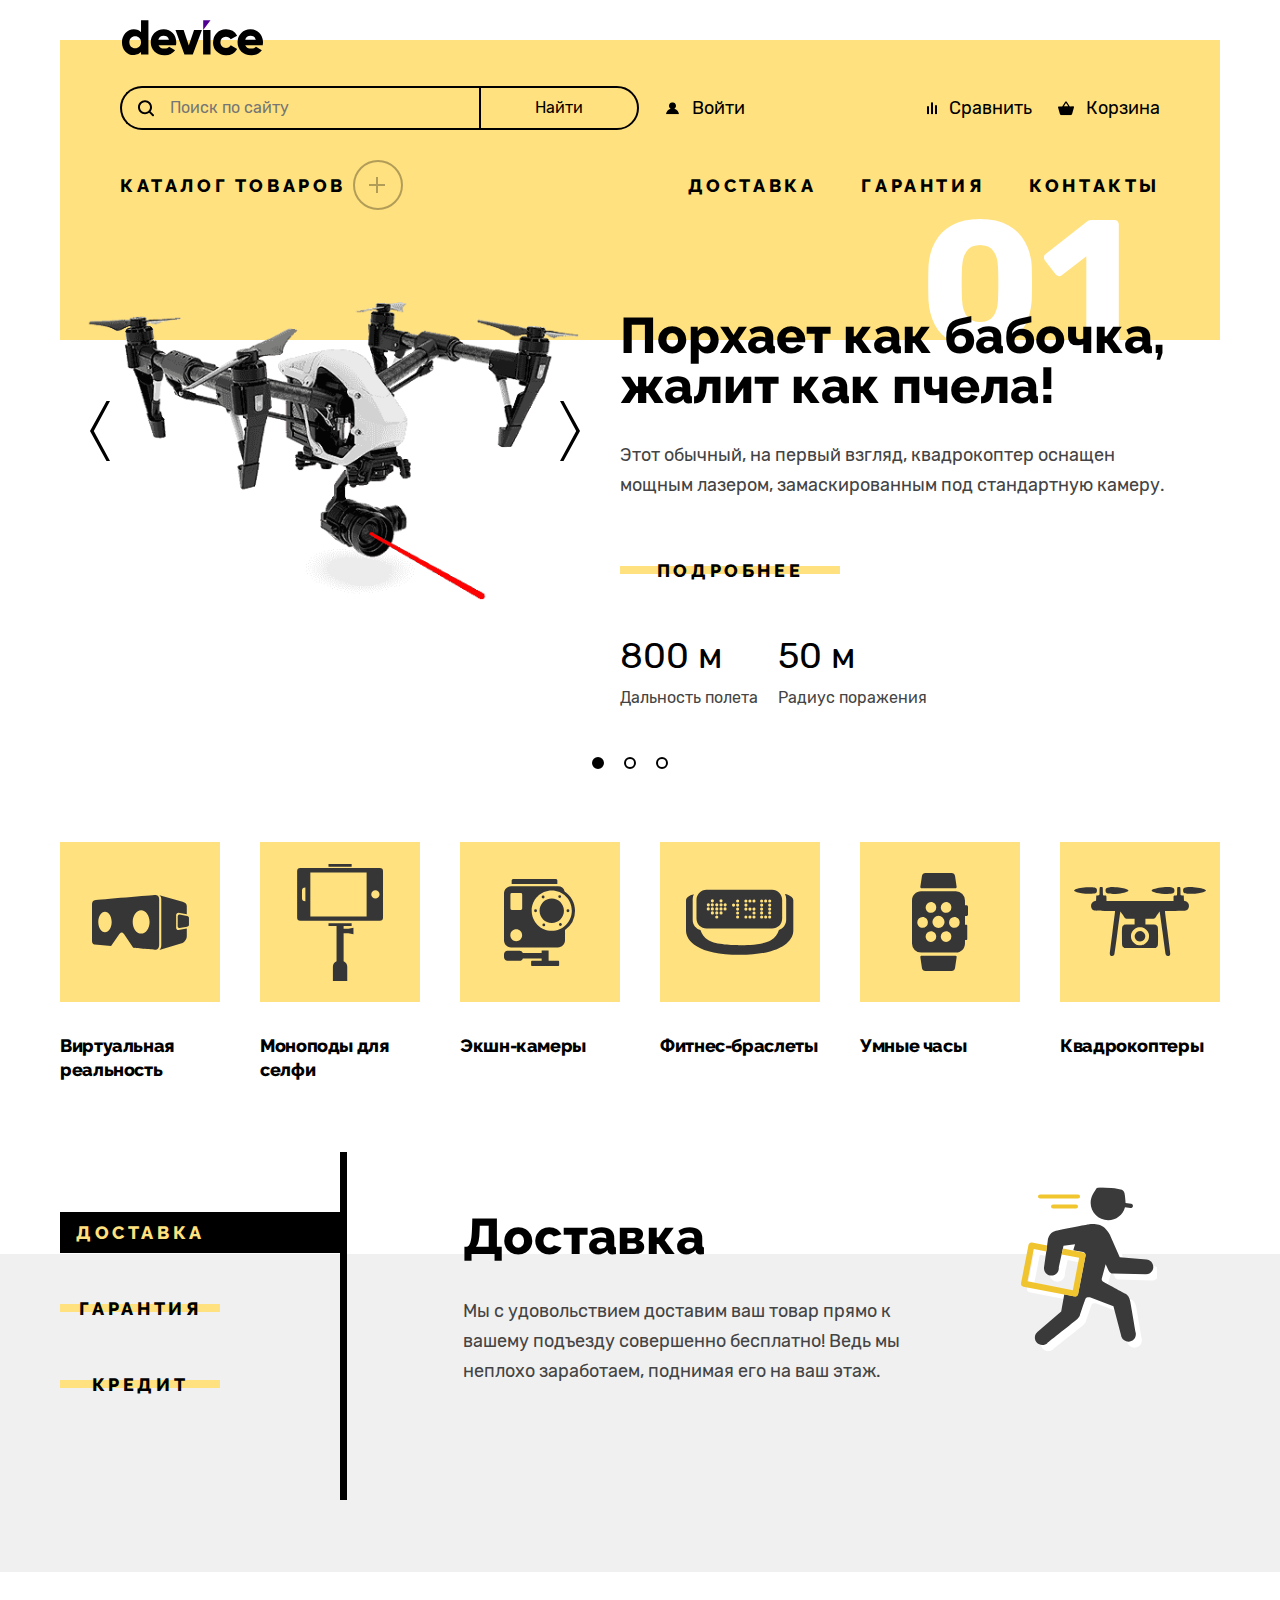
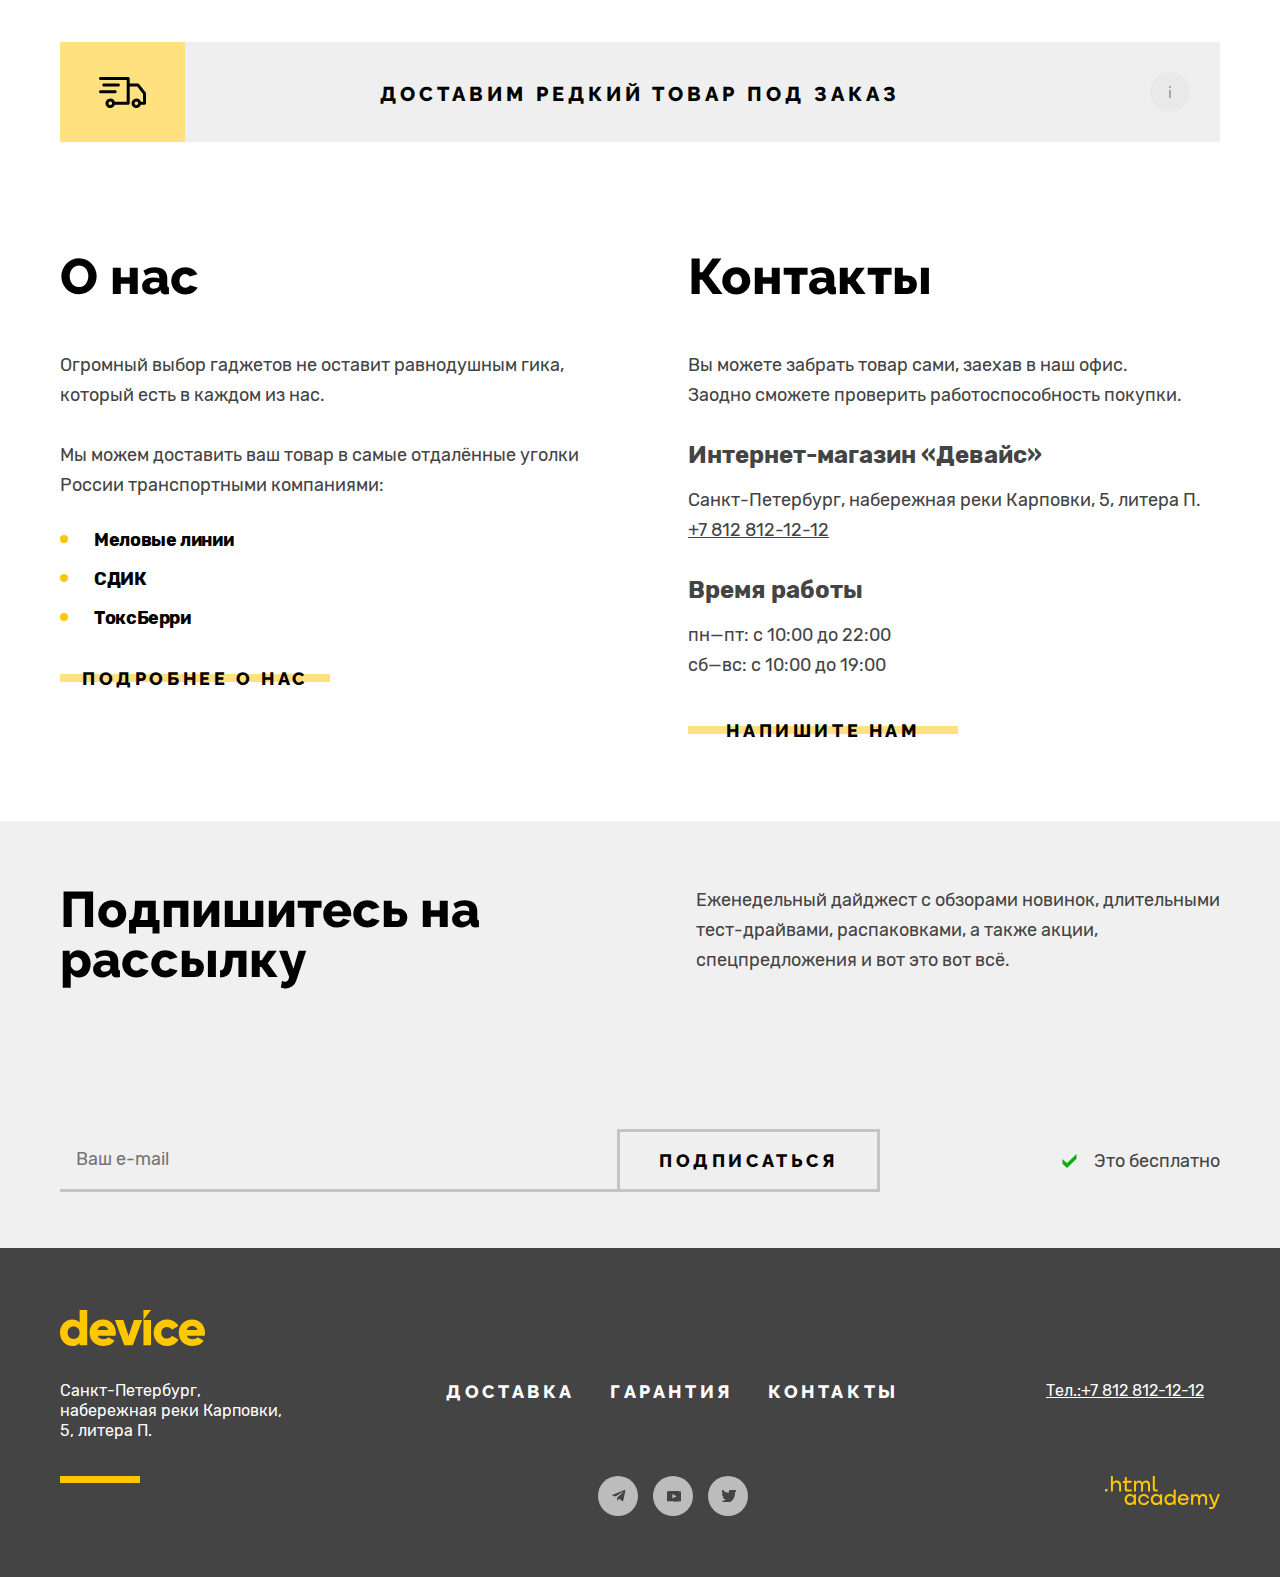
<file: 12/index.html>
<!DOCTYPE html>
<html lang="ru">
  <head>
    <meta charset="utf-8">
    <title>Девайс</title>
    <link rel="stylesheet" href="styles/styles.css">
    <base href="https://htmlacademy-htmlcss.github.io/2389537-device-1/12/">
</head>
  <body>
    <header class="page-header">
      <a class="logo-device-header" href="#">
      <img class="logo-device-image" src="images/logo.svg" width="145" height="36" alt="Логотип сайта Девайс.">
    </a>

    <div class="header-container">
    <div class="header-search-custom">
    <form class="site-search" action="https://echo.htmlacademy.ru/" method="get">
      <label for="search" class="visually-hidden">Поле поиска по сайту.</label>
      <input class="field" placeholder="Поиск по сайту" name="search" type="search" id="search">
      <span class="outline"></span>
     <button class="search" type="submit"><span class="search-button">Найти</span></button>
    </form>

   <nav class="navigation-custom">
   <ul class="custom-menu">
    <li class="navigation-custom-item">
      <a class="login-user" href="#">Войти</a>
    </li>

   </ul>

   <ul class="custom-menu">
    <li class="navigation-custom-item">
      <a class="compare-button" href="#">Сравнить</a>
    </li>

    <li class="navigation-custom-item navigation-custom-item-popover">
      <a class="cart-button " href="#">Корзина</a>
      <div class="popover popover-cart">
        <h2 class="visually-hidden">Корзина пользователя.</h2>
        <div class="popover-content">
        <ul class="cart-items-list">
        <li class="cart-item"><img class="slider-image-cart" src="images/catalog/product-1.jpg" width="39" height="43" alt="Любительская селфи-палка.">
          <p class="cart-item-title">Любительская селфи-палка</p>
          <button class="delete-cart" type="button"><span class="visually-hidden">Кнопка удалить из корзины.</span></button>
        </li>
        <li class="cart-item"><img class="slider-image-cart" src="images/catalog/product-2.jpg" width="39" height="43" alt="Профессиональная селфи-палка.">
          <p class="cart-item-title">Профессиональная селфи-палка</p>
          <button class="delete-cart" type="button"><span class="visually-hidden">Кнопка удалить из корзины.</span></button>
        </li>
        <div class="unification-cart">
        <span class="quantity-cart">Товаров: 2</span>
        <span class="amount-cart">Сумма: 2000 ₽</span>
        </div>
        </ul>
        <a class="open-cart" href="#">Открыть корзину</a>
        </div>
      </div>
      </li>
      </div>

    </ul>
   </nav>
      </div>

      <nav class="navigation-item">
        <ul class="navigation-list">
          <li class="navigation-item navigation-catalog">
            <a class="navigation-link navigation-link-catalog" href="#">Каталог товаров
              <span class="plus"></span></a>
            <ul class="header-categories-list">
              <li class="header-categories-item">
                <a class="header-categories-link" href="#">Виртуальная реальность</a>
              </li>
              <li class="header-categories-item">
                <a class="header-categories-link" href="#">Фитнес-браслеты</a>
              </li>
              <li class="header-categories-item">
                <a class="header-categories-link" href="#">Квадрокоптеры</a>
              </li>
              <li class="header-categories-item">
                <a class="header-categories-link" href="catalog.html">Моноподы для селфи</a>
              </li>
              <li class="header-categories-item">
                <a class="header-categories-link" href="#">Умные часы</a>
              </li>
              <li class="header-categories-item">
              </li>
              <li class="header-categories-item">
                <a class="header-categories-link" href="#">Экшн-камеры</a>
              </li>
            </ul>
          </li>
          <li class="navigation-item">
            <a class="navigation-link" href="#">Доставка</a>
          </li>
          <li class="navigation-item">
            <a class="navigation-link" href="#">Гарантия</a>
          </li>
          <li class="navigation-item">
            <a class="navigation-link" href="#">Контакты</a>
          </li>
        </ul>
        </nav>
   </div>
    </header>

    <main class="main-container main-index">
      <div class="page-container">
      <h1 class="visually-hidden">Интернет-магазин "Device".</h1>

      <section class="slide">
        <h2 class="visually-hidden">Слайдер с популярными товарами.</h2>
      <div class="goods-slide">

      <img class="slider-image" src="images/sliders/quadrocopter.png" width="560" height="560" alt="Квадрокоптер.">
       <div class="slide-container">
        <span class="slide-number">01</span>
        <h2 class="heading">Порхает как бабочка, жалит как пчела!</h2>
      <p class="subtitle">Этот обычный, на первый взгляд, квадрокоптер оснащен мощным лазером, замаскированным под стандартную камеру.
      </p>
      <a class="button button-more" href="#">Подробнее</a>
        <ul class="dignity">
          <li class="specifications">800 м
            <span class="specifications-text">Дальность полета</span>
          </li>
          <li class="specifications">50 м
            <span class="specifications-text">Радиус поражения</span>
          </li>
        </ul>
      </div>
      </div>

      <div class="goods-slide invisible">

        <img class="slider-image" src="images/sliders/bracelet.png" width="560" height="560" alt="Фитнес-браслет.">
        <div class="slide-container">
          <span class="slide-number">02</span>
        <h2 class="heading">Худеем <br>правильно!</h2>
        <p class="subtitle">Мотивирующие фитнес-браслеты помогут найти в себе силы не пропускать занятия и соблюдать диету.
        </p>
        <a class="button button-more" href="#">Подробнее</a>
          <ul class="dignity">
            <li class="specifications">48 часов
              <span class="specifications-text">Без подзарядки</span>
            </li>
          </ul>
        </div>
      </div>

        <div class="goods-slide invisible">

          <img class="slider-image" src="images/sliders/selfie-stick.png" width="560" height="560" alt="Селфи-палка.">
          <div class="slide-container">
            <span class="slide-number">03</span>
          <h2 class="heading">Делай селфи,<br> как Бен Стиллер! </h2>
          <p class="subtitle">Самая длинная палка для селфи доступна в нашем магазине. Восемь (Восемь, Карл!) метров длиной и весом всего 5 кг.
          </p>
          <a class="button button-more" href="#">Подробнее</a>
            <ul class="dignity">
              <li class="specifications">8,5 м
                <span class="specifications-text">Длина палки</span></li>
              <li class="specifications">5 кг
                <span class="specifications-text">Вес палки</span></li>
              <li class="specifications">Карбон
                <span class="specifications-text">Материал</span></li>
            </ul>
        </div>
        </div>
            <button class="slider-button slider-prev" type="button">
               <span class="visually-hidden">Предыдущий слайд.</span>
            </button>
            <button class="slider-button slider-next" type="button">
               <span class="visually-hidden">Следующий слайд.</span>
            </button>

          <ol class="slider-pagination">
            <li class="slider-pagination-item">
              <button class="slider-pagination-button slider-pagination-button-current" type="button">
                <span class="visually-hidden">1 слайд</span>
              </button>
            </li>
            <li class="slider-pagination-item">
              <button class="slider-pagination-button" type="button">
                <span class="visually-hidden">2 слайд</span>
              </button>
            </li>
            <li class="slider-pagination-item">
              <button class="slider-pagination-button" type="button">
                <span class="visually-hidden">3 слайд</span>
              </button>
            </li>
          </ol>
       </section>

    <section class="catalog-categories">
      <h2 class="visually-hidden">Категории каталога.</h2>
      <ul class="catalog-categories-list">
        <li class="catalog-categories-item">
          <a class="catalog-categories-link catalog-categories-virtual" href="#">
        <div class="catalog-categories-title"> Виртуальная реальность</div></a>
        </li>

        <li class="catalog-categories-item">
           <a class="catalog-categories-link catalog-categories-monopods" href="catalog.html">
        <div class="catalog-categories-title"> Моноподы для селфи</div></a>
        </li>

        <li class="catalog-categories-item">
           <a class="catalog-categories-link catalog-categories-action" href="#">
            <div class="catalog-categories-title">Экшн-камеры</div></a>
        </li>

        <li class="catalog-categories-item">
          <a class="catalog-categories-link catalog-categories-fitness" href="#">
           <div class="catalog-categories-title">Фитнес-браслеты</div></a>
        </li>

        <li class="catalog-categories-item">
          <a class="catalog-categories-link catalog-categories-watch" href="#">
            <div class="catalog-categories-title">Умные часы</div></a>
        </li>

        <li class="catalog-categories-item">
           <a class="catalog-categories-link catalog-categories-quadrocopter" href="#">
            <div class="catalog-categories-title">Квадрокоптеры</div></a>
        </li>
      </ul>
    </section>

    <section class="advantages-more ">
      <div class="advantages-more-container">
      <div class="tabs">
        <button class="button tablink-current" type="button">Доставка</button>
        <button class="button tablinks-noselected" type="button">Гарантия</button>
        <button class="button tablinks-noselected" type="button">Кредит</button>
      </div>
      <div class="tabcontent-group">
      <section class="tabcontent tabcontent-current tabcontent-delivery">
        <h2 class="tabcontent-title">Доставка</h2>
        <p class="tabcontent-text">Мы с удовольствием доставим ваш товар прямо
          к вашему подъезду совершенно бесплатно! Ведь
          мы неплохо заработаем, поднимая его на ваш этаж.</p>
      </section>
      <section class="tabcontent tabcontent-warranty invisible">
        <h2 class="tabcontent-title">Гарантия</h2>
        <p class="tabcontent-text">Если из-за возгорания купленного у нас товара у вас
          сгорит дом — не переживайте, мы выдадим вам новый.
          Товар, не дом, конечно же.</p>
      </section>
      <section class="tabcontent tabcontent-credit invisible">
        <h2 class="tabcontent-title">Кредит</h2>
        <p class="tabcontent-text">Залезть в долговую яму стало проще! Кредитные консультанты подберут для вас наиболее выгодные условия кредита. Выгодные для банка, разумеется.</p>
      </section>
      </div>
    </div>
    </section>

      <button class="order-batton" type="button">
       Доставим редкий товар под заказ
      </button>

      <div class="about-container">
      <section class="about-block">
        <h2 class="appointment-title">О нас</h2>
        <p class="about-text">Огромный выбор гаджетов не оставит равнодушным гика, который есть в каждом из нас.</p>
        <p class="about-text">Мы можем доставить ваш товар в самые отдалённые уголки России транспортными компаниями:</p>
        <ul class="delivery-list">
          <li class="delivery-item">
            <p class="delivery-link" href="#">Меловые линии</p>
          </li>
            <li class="delivery-item">
              <p class="delivery-link" href="#">СДИК</p>
            </li>
            <li class="delivery-item">
              <p class="delivery-link" href="#">ТоксБерри</p>
            </li>
        </ul>

        <a class="button about" href="#">Подробнее о нас</a>

      </section>

      <section class="contacts">
        <h2 class="contacts-title">Контакты</h2>
        <p class="contacts-text">Вы можете забрать товар сами, заехав в наш офис.<br>Заодно сможете проверить работоспособность покупки. </p>
        <p class="contacts-subtitle">Интернет-магазин «Девайс»</p>
        <p class="contacts">Санкт-Петербург, набережная реки Карповки, 5, литера П.</p>
        <a class="contacts-phone" href="tel:+78128121212">+7 812 812-12-12</a>
        <p class="contacts-subtitle">Время работы</p>
        <p class="contacts-time">пн—пт: с 10:00 до 22:00 <br> сб—вс: с 10:00 до 19:00</p>

        <a class="button email" href="#">Напишите нам</a>
      </section>
    </div>

      <section class="subscription">
        <div class="newsletter-container">
      <h2 class="newsletter-title">Подпишитесь на рассылку</h2>
      <p class="newsletter">Еженедельный дайджест с обзорами новинок, длительными тест-драйвами, распаковками, а также акции, спецпредложения и вот это вот всё.</p>
     </div>
     <div class="form-container"> <!--чтобы увидеть класс ошибки, добавьте input class="field-email-error"-->
      <form class="newsletter-form" action="https://echo.htmlacademy.ru/" method="post">
        <label for="newsletter-email" class="visually-hidden">Email</label>
        <input class="field-email" placeholder="Ваш e-mail" type="email" name="newsletter-email" id="newsletter-email" required>
        <button class="button-newsletter" type="submit">Подписаться</button>
      </form>
      <span class="tick">Это бесплатно</span>
      </div>
      </section>
    </div>
    </main>

    <footer class="page-footer">
      <div class="footer-container">
        <a class="logo-device-link" href="index.html">
        <img class="footer-contacts-logo" src="images/logo-footer.svg" alt="Логотип Девайс.">
        </a>
        <section class="footer-contacts">
        <h2 class="visually-hidden">Контакты.</h2>

        <address class="footer-contacts-address">
          <p class="about-text-footer">Санкт-Петербург, набережная реки Карповки, 5, литера П.</p>
        </address>
      </section>

        <ul class="advantages-footer">
        <li class="advantages-item">
          <a class="advantages-link" href="#">Доставка</a>
        </li>
        <li class="advantages-item">
          <a class="advantages-link" href="#">Гарантия</a>
        </li>
        <li class="advantages-item">
          <a class="advantages-link" href="#">Контакты</a>
        </li>
        </ul>


      <a class="footer-contacts-address-phone" href="tel:+78128121212">Тел.:+7 812 812-12-12</a>

      <div class="line-footer"></div>

      <ul class="footer-social">
        <li class="footer-social-item">
          <a class="social-link social-link-tg" href="https://t.me/htmlacademy">
          <span class="visually-hidden">Телеграм.</span>
          </a>
        </li>
        <li class="footer-social-item">
          <a class="social-link social-link-yt" href="https://www.youtube.com/user/htmlacademyru">
          <span class="visually-hidden">Youtube.</span>
          </a>
        </li>
        <li class="footer-social-item">
          <a class="social-link social-link-tw" href="https://twitter.com/htmlacademy_ru">
           <span class="visually-hidden">Твиттер.</span>
          </a>
        </li>
      </ul>

      <p class="academy-logo">
        <a class="htmlacademy-link" href="https://htmlacademy.ru/">
          <span class="visually-hidden">Ссылка на сайт Htmlacademy.</span>
        </a>
      </p>

    </div>
    </footer>

    <div class="modal-container">
      <div class="modal modal-case">
        <button class="modal-close-button" type="button">
          <span class="visually-hidden">Закрыть.</span>
        </button>
        <section class="modal-content">
          <h2 class="modal-title">Доставка под заказ</h2>
          <form class="modal-form" action="https://echo.htmlacademy.ru/" method="post">
            <div class="user-modal">

              <p class="field-group">
              <label class="modal-sabtitle" for="entering-name">Ваше имя:</label>
              <input class="modal-form-field modal-form-field-name" type="text" id="entering-name" name="entering-name" placeholder="Введите имя">
            </p>

            <p class="field-group field-group-error"><!--Чтобы ивидеть класс ошибки, добавьте input class="error-modal-email"-->
              <label class="modal-sabtitle" for="entering-mail">Ваш e-mail:</label>
              <input class="modal-form-field modal-form-field-email error-modal-email" type="email" id="entering-mail" name="entering-mail" placeholder="Ваш e-mail" value="почта">
            </p>
              <span class="input-error-signature">Забавный у вас адрес</span>
          </div>
          <div class="goods-modal">

            <p class="field-group">
              <label class="modal-sabtitle" for="order-field">Что нужно привезти:
              </label>
              <input class="modal-form-field modal-form-field-prodact" type="text" id="order-field" name="order-field" placeholder="В свободной форме">
            </p>

            <p class="field-group">
              <span class="modal-sabtitle-quantity">
              <label class="modal-sabtitle " for="quantity-goods">Количество:
                <span class="tooltip">
                <button class="tooltip-toggle" type="button" aria-labelledby="tooltip-delivery-information">
                </button>
                <span class="tooltip-text" id="tooltip-delivery-information" role="tooltip">Постараемся найти, сколько нужно. Привезём сколько получится по требованиям
                  к провозу багажа.
                </span>
                </span>
              </label>
              </span>
             <span class="quantity-inner"><!--Чтобы увидеть класс ошибки, добавьте-->
              <button class="button-minus" type="button">
                <span class="visually-hidden">Кнопка уменьшения количества товаров.
                </span>
              </button>
              <input class="modal-form-field modal-form-field-quantity error-modal-quantity" type="number" id="quantity-goods" name="quantity-goods" value="1">
              <button class="button-plus" type="button">
                <span class="visually-hidden">Кнопка увеличения количества товаров.
                </span>
              </button>
             </span>
            </p>
            </div>
          <button class="button" type="submit">
            <span class="modal-button">Отправить
            </span>
          </button>
        </div>
          </form>
        </section>
      </div>
    </div>

  </body>
</html>
</file>
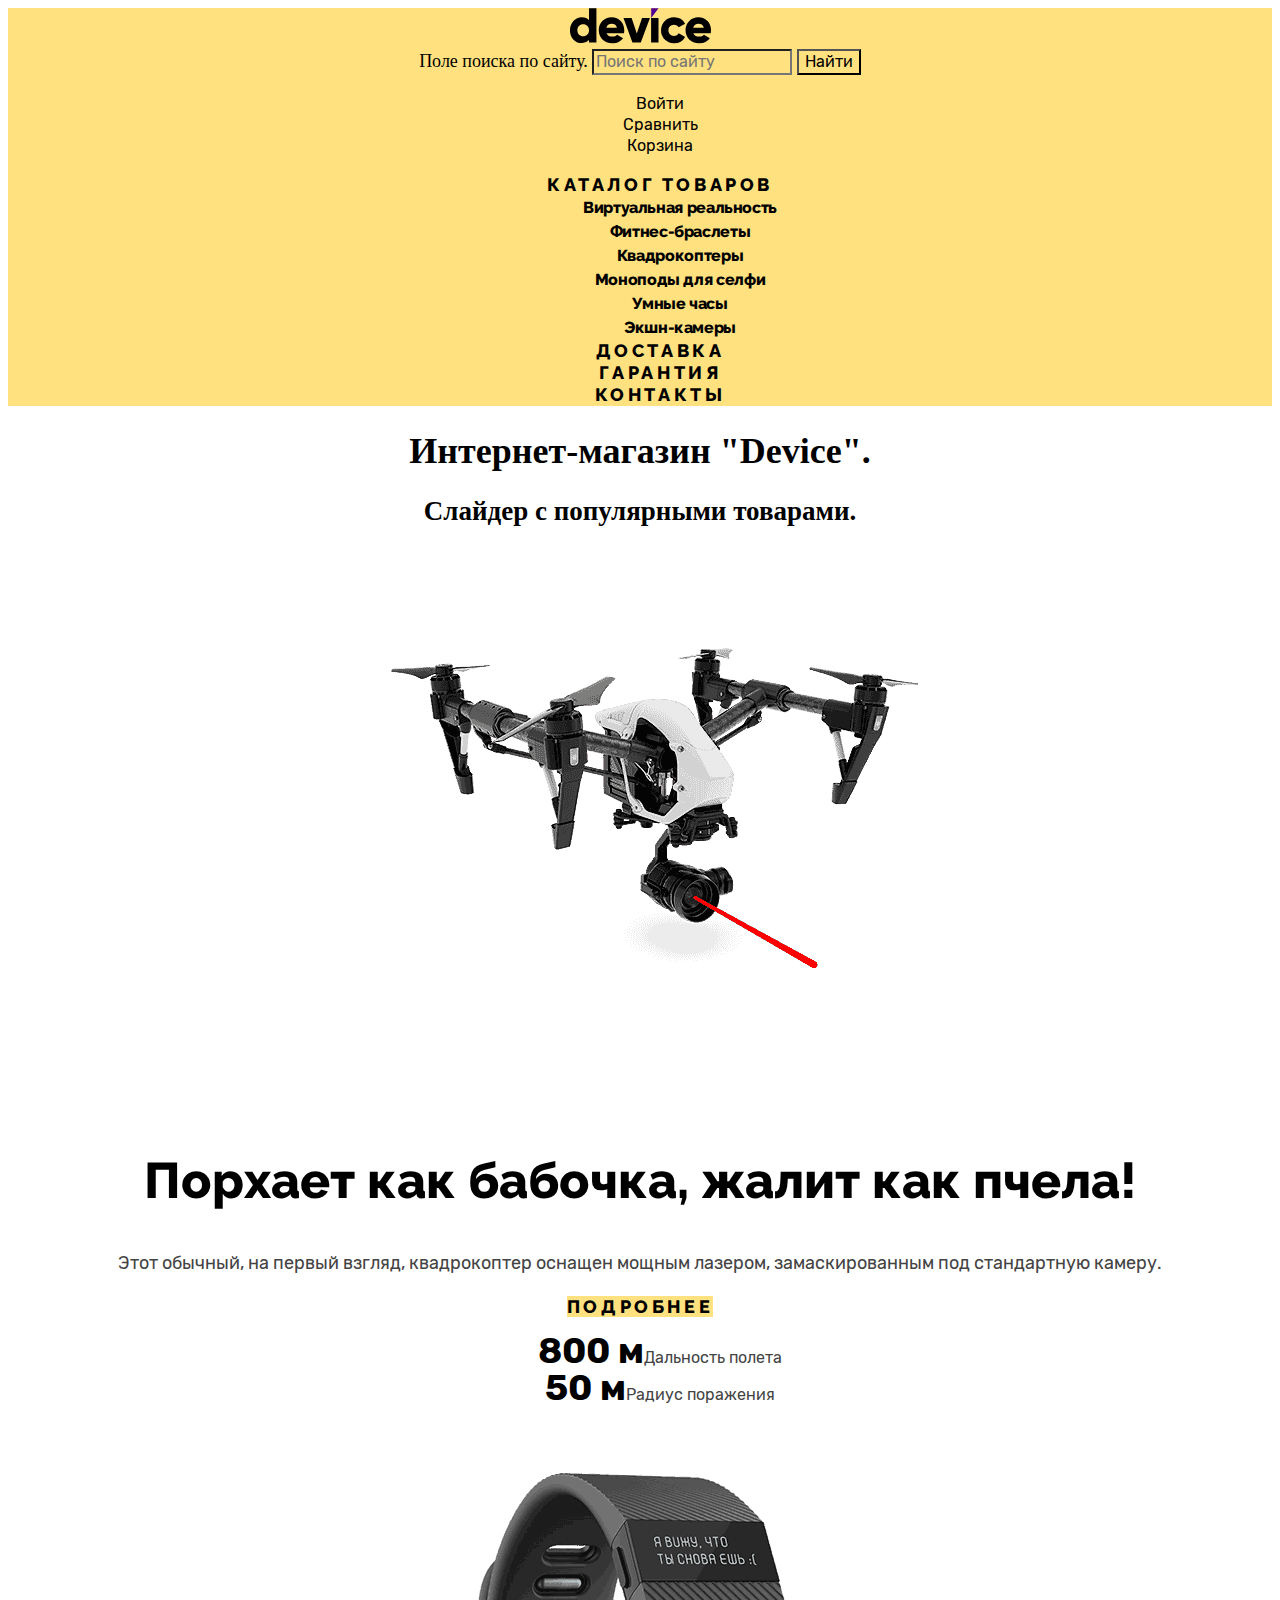
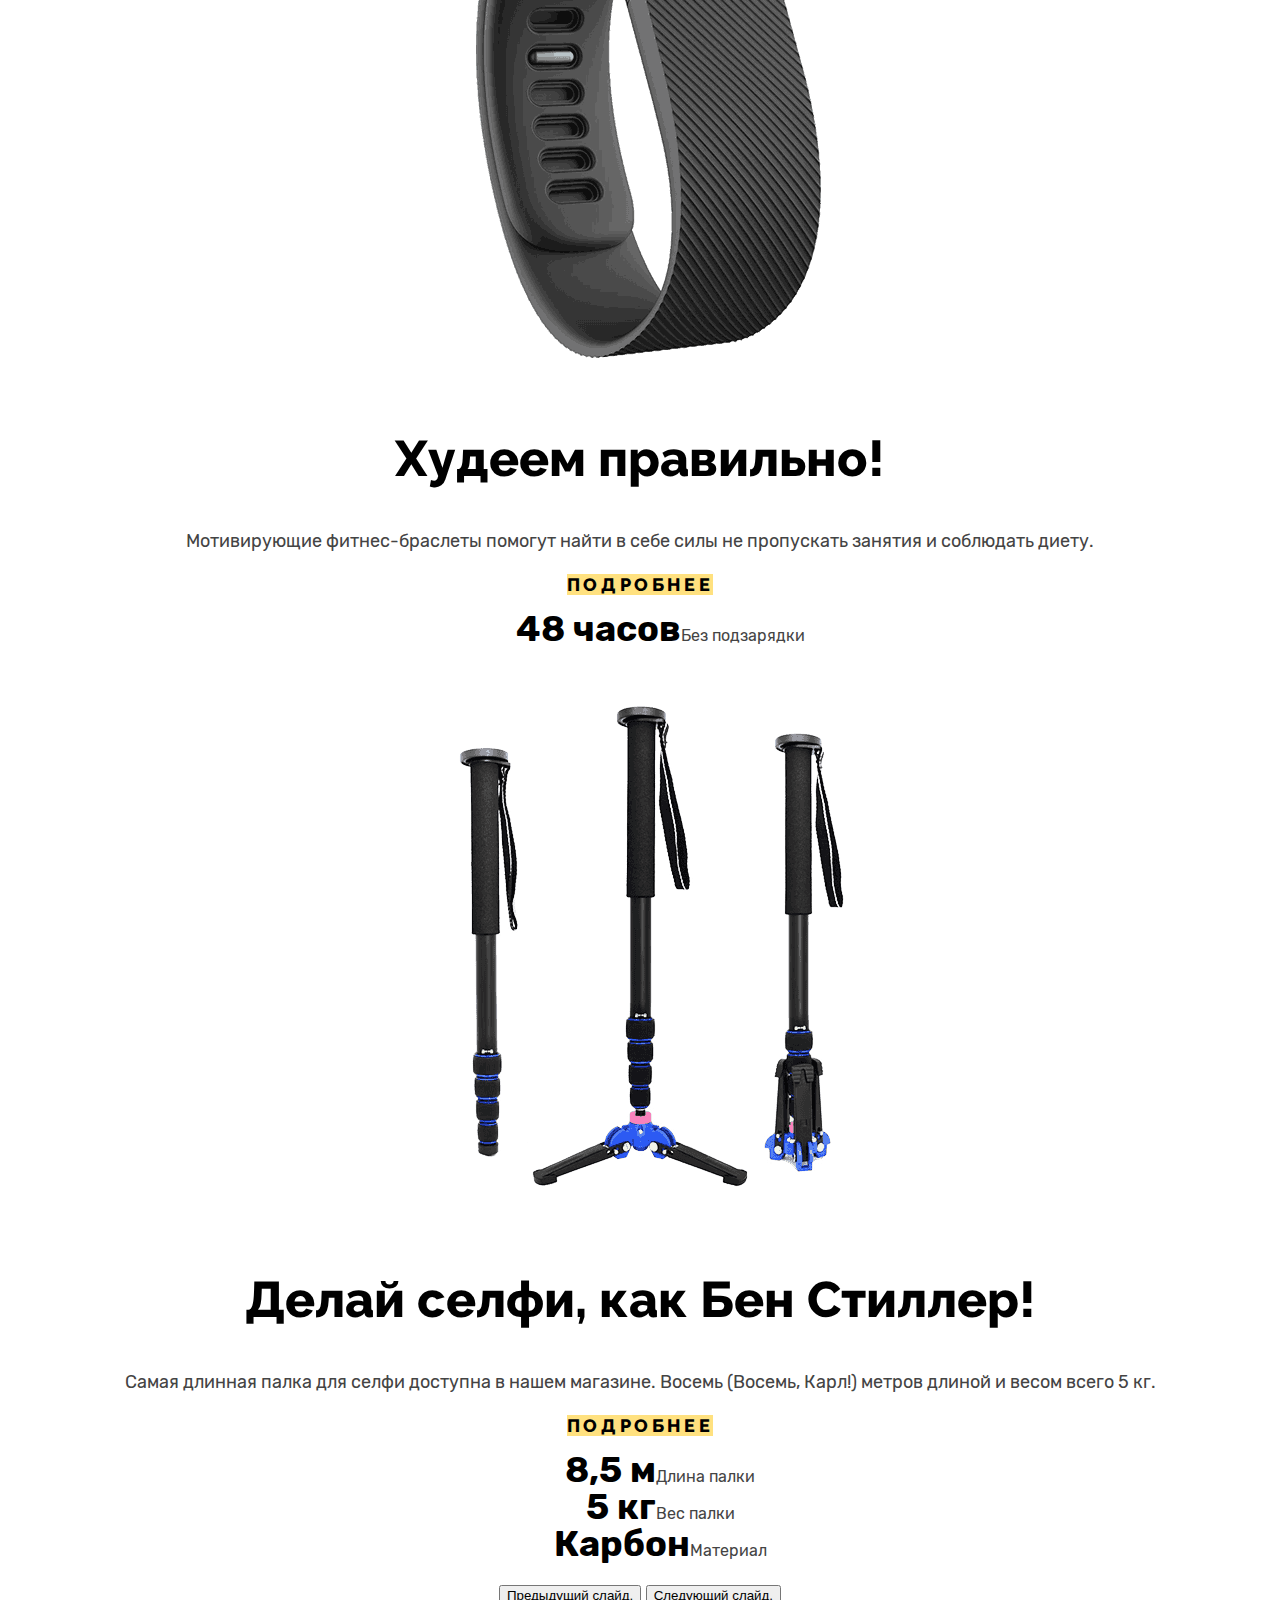
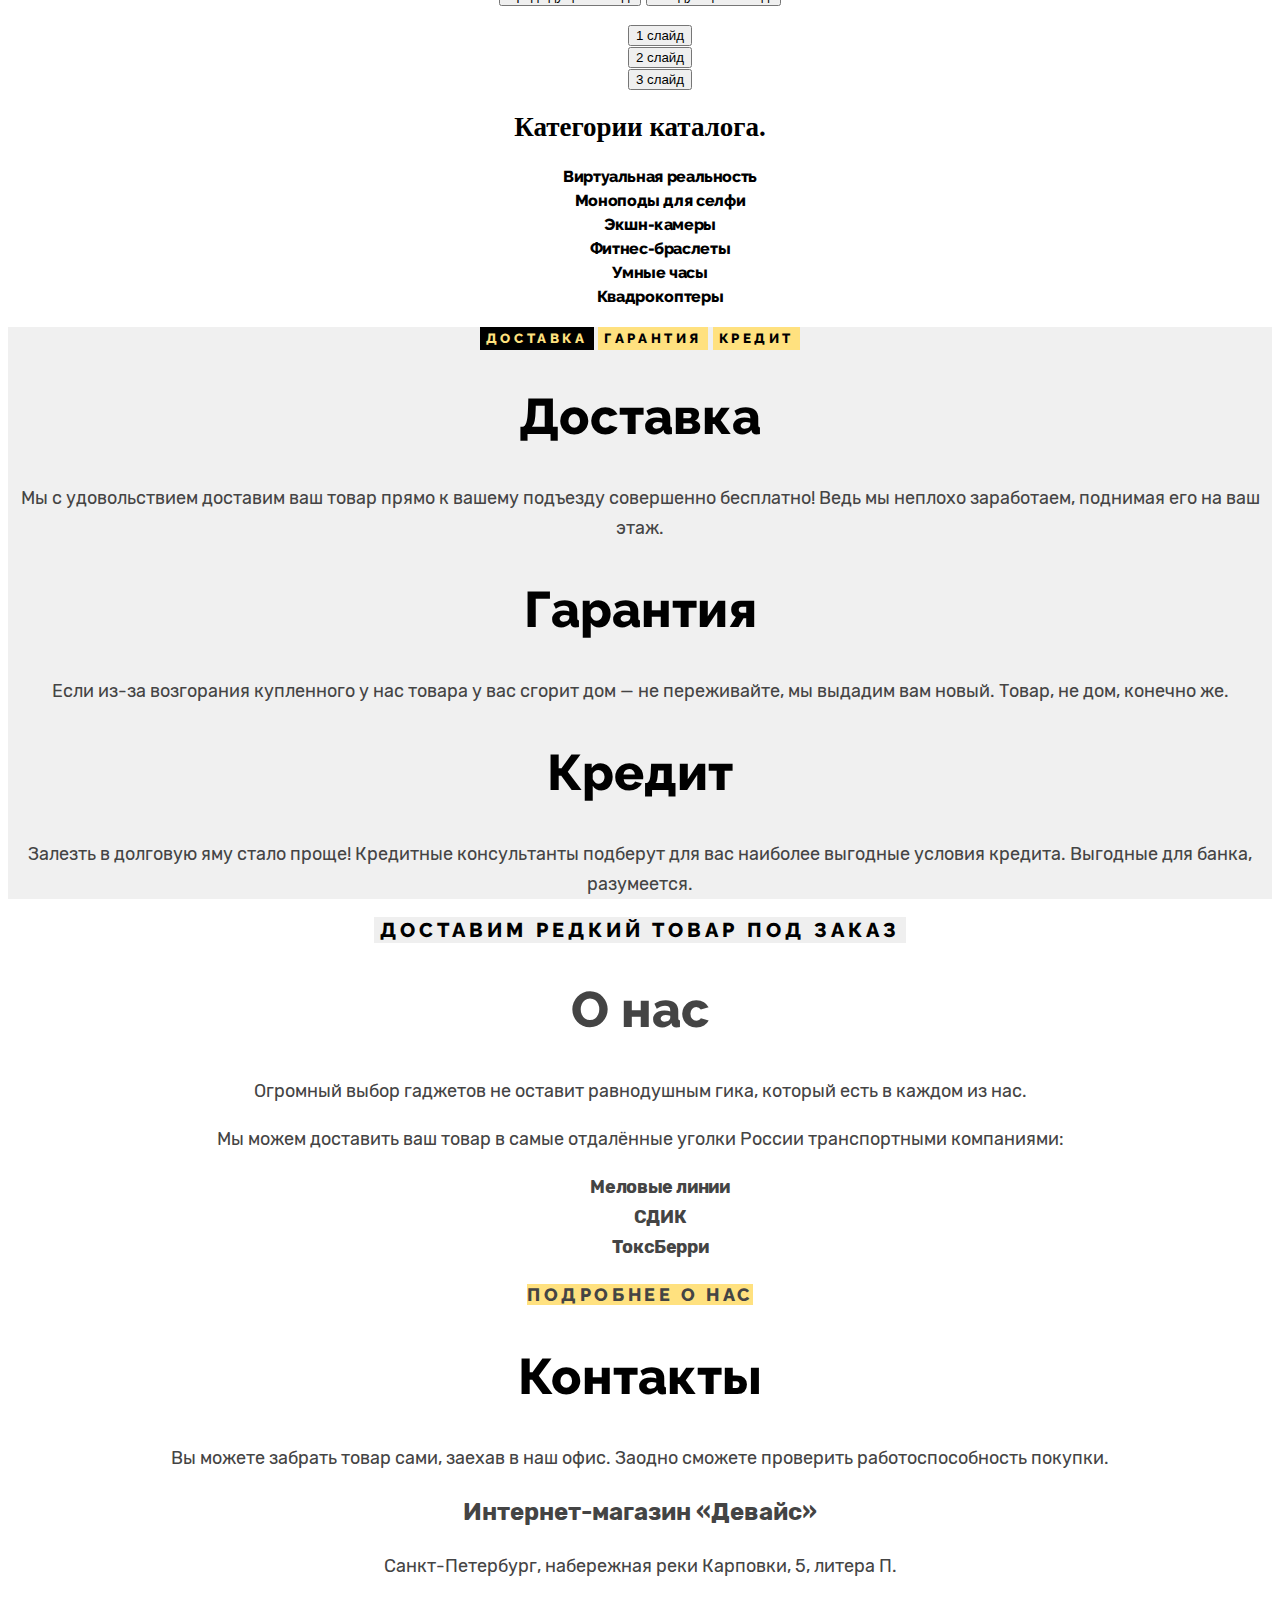
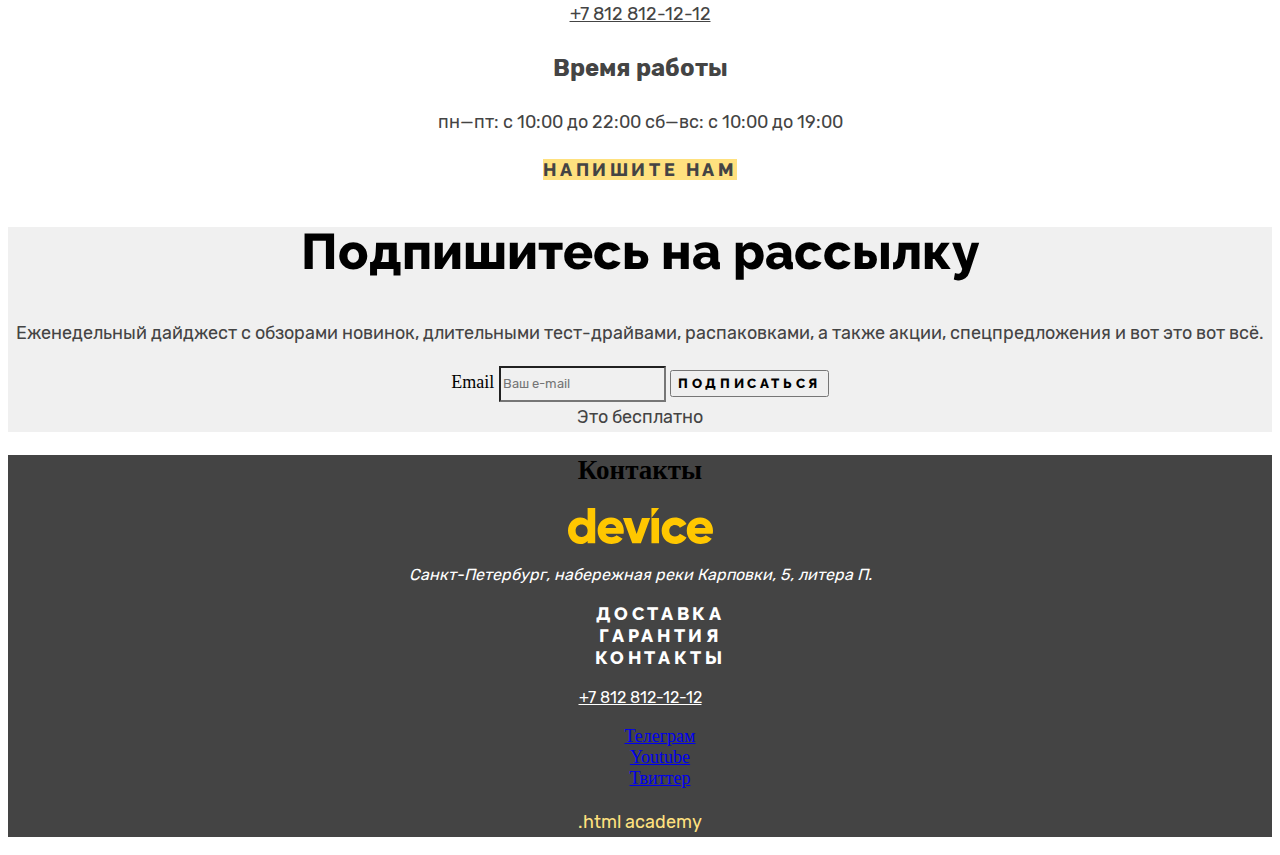
<file: 7/index.html>
<!DOCTYPE html>
<html lang="ru">
  <head>
    <meta charset="utf-8">
    <title>Девайс</title>
    <link rel="stylesheet" href="styles/styles.css">
    <base href="https://htmlacademy-htmlcss.github.io/2389537-device-1/7/">
</head>
  <body>
    <header class="page-header">
      <a class="logo-device-link" href="#">
      <img class="logo-device" src="images/logo.svg" width="145" height="36" alt="Логотип сайта Девайс."></a>
    <form class="site-search" action="https://echo.htmlacademy.ru/" method="get">
      <label for="search" class="visually-hidden">Поле поиска по сайту.</label>
      <input class="field" placeholder="Поиск по сайту" name="search" type="search" id="search">
      <button class="search" type="submit">Найти</button>
    </form>
  <nav class="navigation">
   <ul class="custom-menu">
    <li class="navigation-item">
      <a class="login-user" href="#">Войти</a>
    </li>

    <li class="navigation-item">
      <a class="compare-button" href="#">
        <span class="compare">Сравнить</span>
        <!--проверить нужно ли-->
      </a>
    </li>

    <li class="navigation-item">
      <a class="cart-button" href="#">
        <span class="compare">Корзина</span>
      </a>
    </li>
    </ul>

    <ul class="navigation-list">
      <li class="navigation-item">
        <a class="navigation-link" href="#">Каталог товаров</a>
        <ul class="catalog-categories-list">
          <li class="catalog-categories-item">
            <a class="catalog-categories-link" href="#">Виртуальная реальность</a>
          </li>
          <li class="catalog-categories-item">
            <a class="catalog-categories-link" href="#">Фитнес-браслеты</a>
          </li>
          <li class="catalog-categories-item">
            <a class="catalog-categories-link" href="#">Квадрокоптеры</a>
          </li>
          <li class="catalog-categories-item">
            <a class="catalog-categories-link" href="catalog.html">Моноподы для селфи</a>
          </li>
          <li class="catalog-categories-item">
            <a class="catalog-categories-link" href="#">Умные часы</a>
          </li>
          <li class="catalog-categories-item">
            <a class="catalog-categories-link" href="#">Экшн-камеры</a>
          </li>
        </ul>
      </li>
      <li class="navigation-item">
        <a class="navigation-link" href="#">Доставка</a>
      </li>
      <li class="navigation-item">
        <a class="navigation-link" href="#">Гарантия</a>
      </li>
      <li class="navigation-item">
        <a class="navigation-link" href="#">Контакты</a>
      </li>
    </ul>
</nav>
    </header>
    <main class="main-index">
      <h1 class="visually-hidden">Интернет-магазин "Device".</h1>

      <section class="slade">
        <h2 class="visually-hidden">Слайдер с популярными товарами.</h2>
      <div class="quadrocopter-slade">
      <img class="slider-image" src="images/sliders/quadrocopter.png" width="560" height="560" alt="Квадрокоптер.">

        <h2 class="heading">Порхает как бабочка, жалит как пчела!</h2>
      <p class="subtitle">Этот обычный, на первый взгляд, квадрокоптер оснащен мощным лазером, замаскированным под стандартную камеру.
      </p>
      <a class="button button-more" href="#">Подробнее</a>
        <ul class="dignity">
          <li class="specifications"><strong>800 м</strong><span class="specifications-text">Дальность полета</span>
          </li>
          <li class="specifications"><strong>50 м</strong><span class="specifications-text">Радиус поражения</span>
          </li>
        </ul>
      </div>

      <div class="bracelet-slide">
        <img class="slider-image" src="images/sliders/bracelet.png" width="560" height="560" alt="Фитнес-браслет.">
          <h2 class="heading">Худеем правильно!</h2>
        <p class="subtitle">Мотивирующие фитнес-браслеты помогут найти в себе силы не пропускать занятия и соблюдать диету.
        </p>
        <a class="button button-more" href="#">Подробнее</a>
          <ul class="dignity">
            <li class="specifications"><strong>48 часов</strong><span class="specifications-text">Без подзарядки</span>
            </li>
          </ul>
        </div>

        <div class="selfie-stick-slade">
          <img class="slider-image" src="images/sliders/selfie-stick.png" width="560" height="560" alt="Селфи-палка.">
            <h2 class="heading">Делай селфи, как Бен Стиллер! </h2>
          <p class="subtitle">Самая длинная палка для селфи доступна в нашем магазине. Восемь (Восемь, Карл!) метров длиной и весом всего 5 кг.
          </p>
          <a class="button button-more" href="#">Подробнее</a>
            <ul class="dignity">
              <li class="specifications"><strong>8,5 м</strong><span class="specifications-text">Длина палки</span></li>
              <li class="specifications"><strong>5 кг</strong><span class="specifications-text">Вес палки</span></li>
              <li class="specifications"><strong>Карбон</strong><span class="specifications-text">Материал</span></li>
            </ul>
        </div>
            <button class="slider-button slider-prev" type="button">
              <span class="visually-hidden">Предыдущий слайд.</span>
            </button>
            <button class="slider-button slider-next" type="button">
              <span class="visually-hidden">Следующий слайд.</span>
            </button>

          <ol class="slider-pagination">
            <li class="slider-pagination-item">
              <button class="slider-pagination-button slider-pagination-button-current" type="button">
                <span class="visually-hidden">1 слайд</span>
              </button>
            </li>
            <li class="slider-pagination-item">
              <button class="slider-pagination-button" type="button">
                <span class="visually-hidden">2 слайд</span>
              </button>
            </li>
            <li class="slider-pagination-item">
              <button class="slider-pagination-button" type="button">
                <span class="visually-hidden">3 слайд</span>
              </button>
            </li>
          </ol>
       </section>

       <section class="catalog-categories">
        <h2 class="visually-hidden">Категории каталога.</h2>
      <ul class="catalog-categories-list">
        <li class="catalog-categories-item">
          <a class="catalog-categories-link" href="#">Виртуальная реальность</a>
        </li>
        <li class="catalog-categories-item">
          <a class="catalog-categories-link" href="catalog.html">Моноподы для селфи</a>
        </li>
        <li class="catalog-categories-item">
          <a class="catalog-categories-link" href="#">Экшн-камеры</a>
        </li>
        <li class="catalog-categories-item">
          <a class="catalog-categories-link" href="#">Фитнес-браслеты</a>
        </li>
        <li class="catalog-categories-item">
          <a class="catalog-categories-link" href="#">Умные часы</a>
        </li>
        <li class="catalog-categories-item">
          <a class="catalog-categories-link" href="#">Квадрокоптеры</a>
        </li>
      </ul>
    </section>

    <section class="advantages-more">
      <div class="tabs">
        <button class="tablinks tablink-current" type="button">Доставка</button>
        <button class="tablinks" type="button">Гарантия</button>
        <button class="tablinks" type="button">Кредит</button>
      </div>
      <section class="tabcontent-current">
        <h2 class="tabcontent">Доставка</h2>
        <p class="tabcontent-text">Мы с удовольствием доставим ваш товар прямо
          к вашему подъезду совершенно бесплатно! Ведь
          мы неплохо заработаем, поднимая его на ваш этаж.</p>
      </section>
      <section class="tabcontent">
        <h2 class="tabcontent">Гарантия</h2>
        <p class="tabcontent-text">Если из-за возгорания купленного у нас товара у вас
          сгорит дом — не переживайте, мы выдадим вам новый.
          Товар, не дом, конечно же.</p>
      </section>
      <section class="tabcontent">
        <h2 class="tabcontent">Кредит</h2>
        <p class="tabcontent-text">Залезть в долговую яму стало проще! Кредитные консультанты подберут для вас наиболее выгодные условия кредита. Выгодные для банка, разумеется.</p>
      </section>
    </section>

      <button class="modal" type="button">Доставим редкий товар под заказ</button>

      <section class="about-text">
        <h2 class="appointment-title">О нас</h2>
        <p class="about-text">Огромный выбор гаджетов не оставит равнодушным гика, который есть в каждом из нас.</p>
        <p class="about-text">Мы можем доставить ваш товар в самые отдалённые уголки России транспортными компаниями:</p>
        <ul class="delivery-list">
          <li class="delivery-item">
            <a class="delivery-link" href="#">Меловые линии</a>
          </li>
            <li class="delivery-item">
              <a class="delivery-link" href="#">СДИК</a>
            </li>
            <li class="delivery-item">
              <a class="delivery-link" href="#">ТоксБерри</a>
            </li>
        </ul>

        <a class="about" href="#">Подробнее о нас</a>

      </section>

      <section class="contacts">
        <h2 class="contacts-title">Контакты</h2>
        <p class="contacts">Вы можете забрать товар сами, заехав в наш офис.
          Заодно сможете проверить работоспособность покупки. </p>
        <p class="contacts-subtitle">Интернет-магазин «Девайс»</p>
        <p class="contacts">Санкт-Петербург, набережная реки Карповки, 5, литера П.</p>
        <a class="contacts-phone" href="tel:+78128121212">+7 812 812-12-12</a>
        <p class="contacts-subtitle">Время работы</p>
        <p class="contacts">пн—пт: с 10:00 до 22:00 сб—вс: с 10:00 до 19:00</p>

        <a class="email" href="#">Напишите нам</a>
      </section>

      <section class="subscription">
      <h2 class="newsletter-title">Подпишитесь на рассылку</h2>
      <p class="newsletter">Еженедельный дайджест с обзорами новинок, длительными тест-драйвами, распаковками, а также акции, спецпредложения и вот это вот всё.</p>
      <form class="newsletter-form" action="https://echo.htmlacademy.ru/" method="post">
        <label for="newsletter-email" class="visually-hidden">Email</label>
        <input class="field-email" placeholder="Ваш e-mail" type="email" name="newsletter-email" id="newsletter-email" required>
        <button class="button-newsletter-button" type="submit">Подписаться</button>
      </form>
      <span class="tick">Это бесплатно</span>
      </section>
    </main>
    <footer class="page-footer">
      <section class="footer-contacts">
        <h2 class="visually-hidden">Контакты</h2>
        <img class="footer-contacts-logo" src="images/logo-footer.svg" alt="Логотип Девайс.">
        <address class="footer-contacts-address">
          <p class="about-text-footer">Санкт-Петербург, набережная реки Карповки, 5, литера П.</p>
        </address>
      </section>

      <section class="advantages-footer">
        <ul class="advantages-footer">
        <li class="advantages-item">
          <a class="advantages-link" href="#">Доставка</a>
        </li>
        <li class="advantages-item">
          <a class="advantages-link" href="#">Гарантия</a>
        </li>
        <li class="advantages-item">
          <a class="advantages-link" href="#">Контакты</a>
        </li>
        </ul>
      </section>

      <a class="footer-contacts-address-phone" href="tel:+78128121212">+7 812 812-12-12</a>

      <section class="footer-social">
      <ul class="footer-social-list">
        <li class="footer-social-item">
          <a class="button" href="#">
            <span class="visually-hidden">Телеграм</span>
          </a>
        </li>
        <li class="footer-social-item">
          <a class="button" href="#">
            <span class="visually-hidden">Youtube</span>
          </a>
        </li>
        <li class="footer-social-item">
          <a class="button" href="#">
            <span class="visually-hidden">Твиттер</span>
          </a>
        </li>
      </ul>
      <p class="about-text">
        <a class="htmlacademy-link" href="https://htmlacademy.ru/">.html academy</a>
      </p>
      </section>
    </footer>



  </body>
</html>
</file>
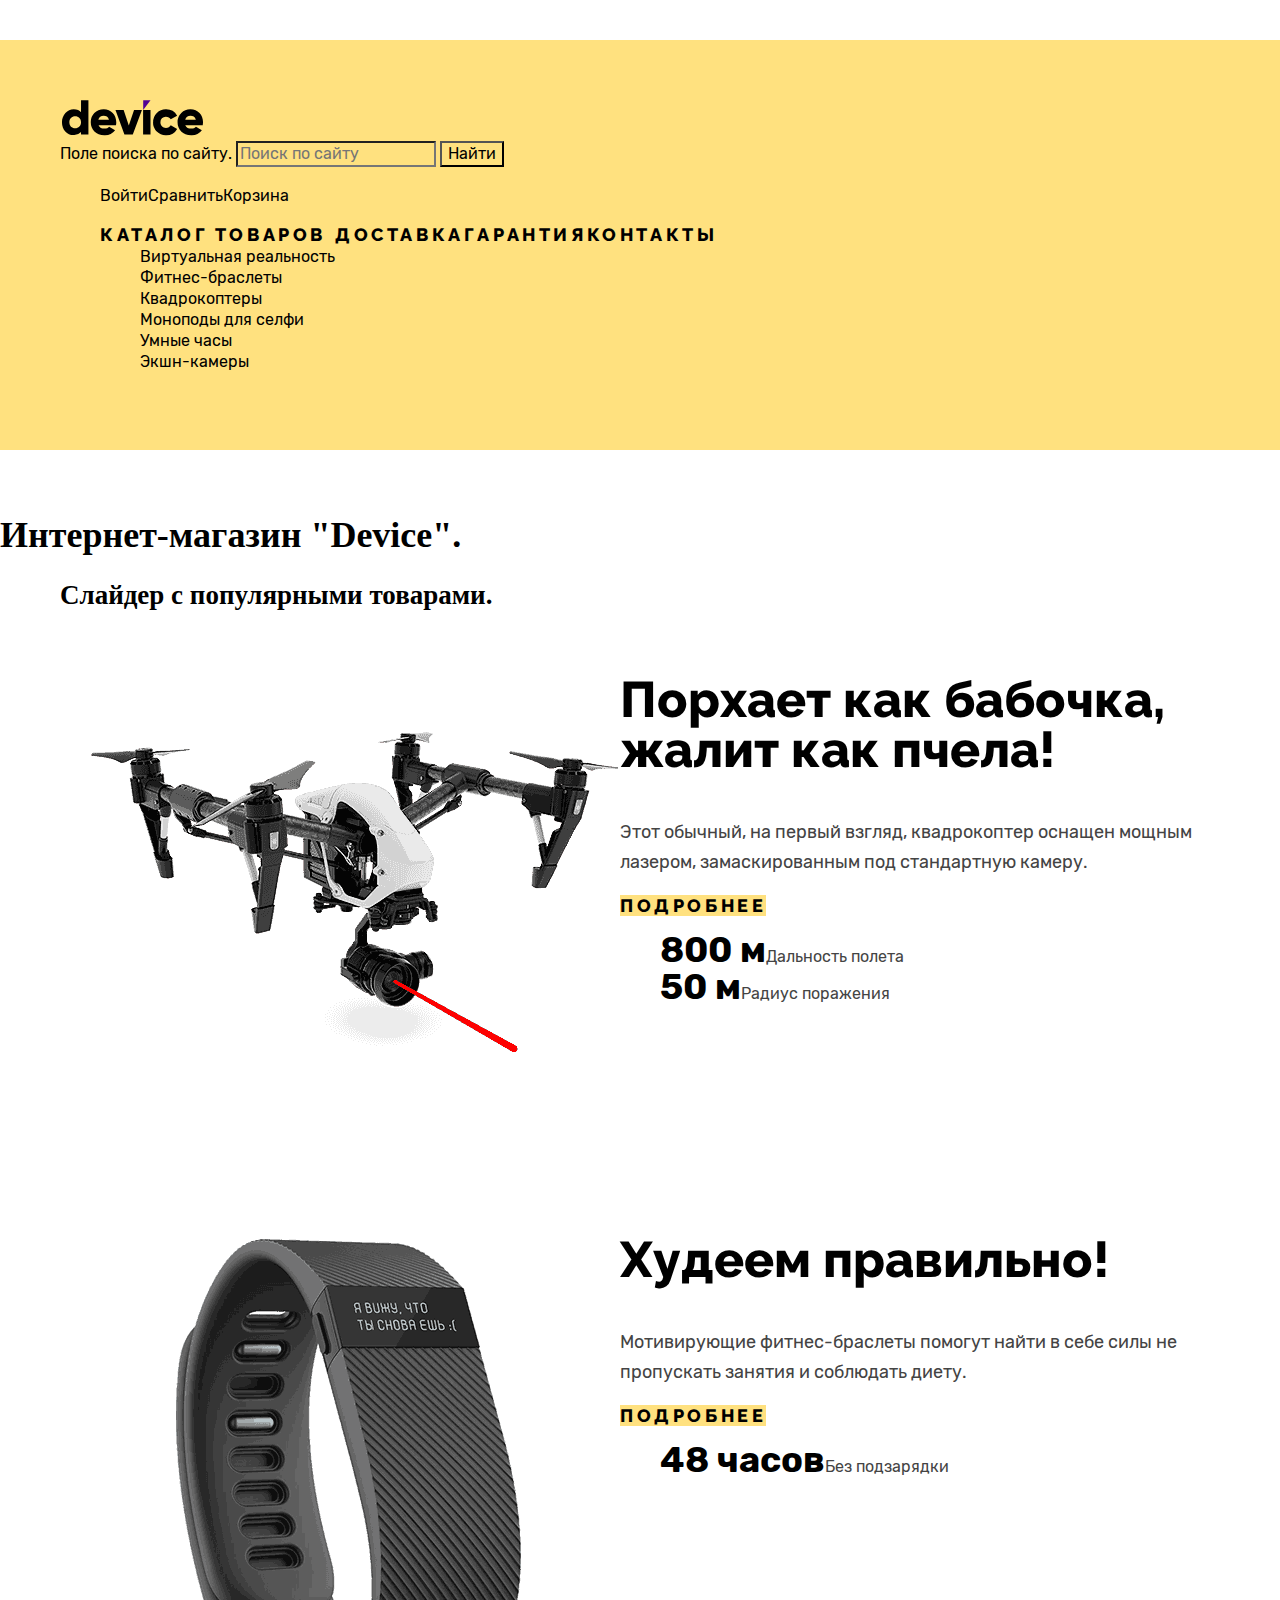
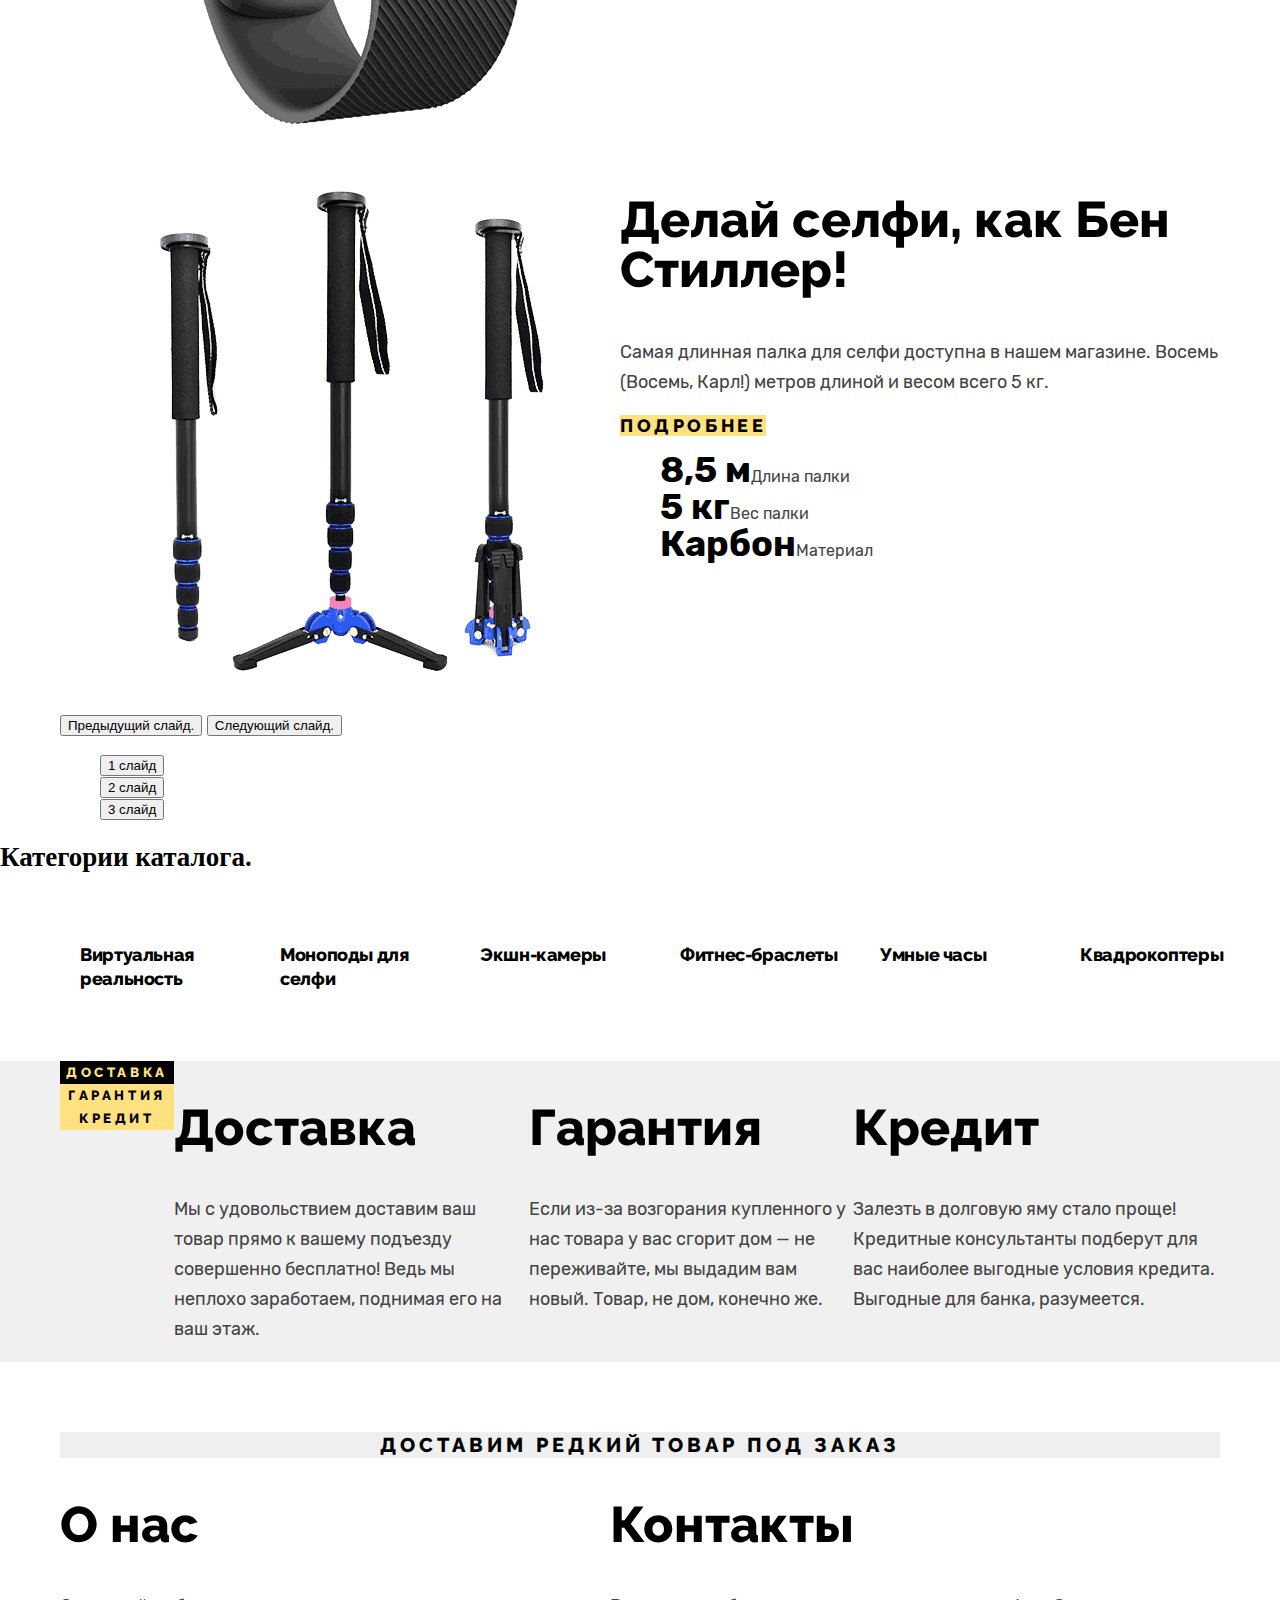
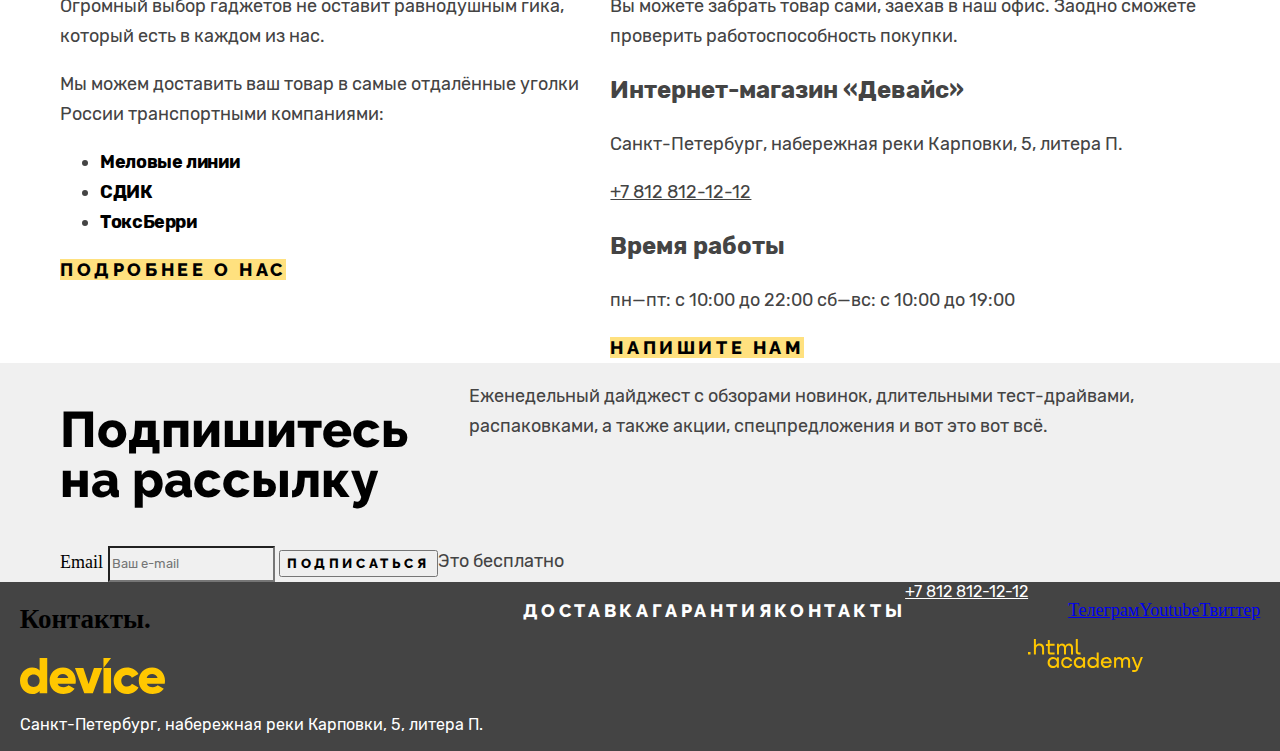
<file: 8/index.html>
<!DOCTYPE html>
<html lang="ru">
  <head>
    <meta charset="utf-8">
    <title>Девайс</title>
    <link rel="stylesheet" href="styles/styles.css">
    <base href="https://htmlacademy-htmlcss.github.io/2389537-device-1/8/">
</head>
  <body>
    <header class="page-header">
      <div class="header-container">
      <a class="logo-device-link" href="#">
      <img class="logo-device" src="images/logo.svg" width="145" height="36" alt="Логотип сайта Девайс.">
    </a>
    <form class="search" action="https://echo.htmlacademy.ru/" method="get">
      <label for="search" class="visually-hidden">Поле поиска по сайту.</label>
      <input class="field" placeholder="Поиск по сайту" name="search" type="search" id="search">
      <button class="search" type="submit">Найти</button>
    </form>

   <nav class="navigation-custom">
   <ul class="custom-menu">
    <li class="navigation-item">
      <a class="login-user" href="#">Войти</a>
    </li>

    <li class="navigation-item">
      <a class="compare-button" href="#">
        <span class="compare">Сравнить</span>
        <!--проверить нужно ли-->
      </a>
    </li>

    <li class="navigation-item">
      <a class="cart-button" href="#">
        <span class="compare">Корзина</span>
      </a>
    </li>
    </ul>
   </nav>

   <nav class="navigation-item">
    <ul class="navigation-list">
      <li class="navigation-item">
        <a class="navigation-link" href="#">Каталог товаров</a>
        <ul class="header-categories-list">
          <li class="header-categories-item">
            <a class="header-categories-link" href="#">Виртуальная реальность</a>
          </li>
          <li class="header-categories-item">
            <a class="header-categories-link" href="#">Фитнес-браслеты</a>
          </li>
          <li class="header-categories-item">
            <a class="header-categories-link" href="#">Квадрокоптеры</a>
          </li>
          <li class="header-categories-item">
            <a class="header-categories-link" href="catalog.html">Моноподы для селфи</a>
          </li>
          <li class="header-categories-item">
            <a class="header-categories-link" href="#">Умные часы</a>
          </li>
          <li class="header-categories-item">
            <a class="header-categories-link" href="#">Экшн-камеры</a>
          </li>
        </ul>
      </li>
      <li class="navigation-item">
        <a class="navigation-link" href="#">Доставка</a>
      </li>
      <li class="navigation-item">
        <a class="navigation-link" href="#">Гарантия</a>
      </li>
      <li class="navigation-item">
        <a class="navigation-link" href="#">Контакты</a>
      </li>
    </ul>
    </nav>
   </div>
    </header>

    <main class="main-container main-index">
      <div class="page-container">
      <h1 class="visually-hidden">Интернет-магазин "Device".</h1>

      <section class="slide">
        <h2 class="visually-hidden">Слайдер с популярными товарами.</h2>
      <div class="goods-slide">
      <img class="slider-image" src="images/sliders/quadrocopter.png" width="560" height="560" alt="Квадрокоптер.">
       <div class="slide-container">
        <h2 class="heading">Порхает как бабочка, жалит как пчела!</h2>
      <p class="subtitle">Этот обычный, на первый взгляд, квадрокоптер оснащен мощным лазером, замаскированным под стандартную камеру.
      </p>
      <a class="button button-more" href="#">Подробнее</a>
        <ul class="dignity">
          <li class="specifications"><strong>800 м</strong><span class="specifications-text">Дальность полета</span>
          </li>
          <li class="specifications"><strong>50 м</strong><span class="specifications-text">Радиус поражения</span>
          </li>
        </ul>
      </div>
      </div>

      <div class="goods-slide">
        <img class="slider-image" src="images/sliders/bracelet.png" width="560" height="560" alt="Фитнес-браслет.">
        <div class="slide-container">
        <h2 class="heading">Худеем правильно!</h2>
        <p class="subtitle">Мотивирующие фитнес-браслеты помогут найти в себе силы не пропускать занятия и соблюдать диету.
        </p>
        <a class="button button-more" href="#">Подробнее</a>
          <ul class="dignity">
            <li class="specifications"><strong>48 часов</strong><span class="specifications-text">Без подзарядки</span>
            </li>
          </ul>
        </div>
      </div>

        <div class="goods-slide">
          <img class="slider-image" src="images/sliders/selfie-stick.png" width="560" height="560" alt="Селфи-палка.">
          <div class="slide-container">
          <h2 class="heading">Делай селфи, как Бен Стиллер! </h2>
          <p class="subtitle">Самая длинная палка для селфи доступна в нашем магазине. Восемь (Восемь, Карл!) метров длиной и весом всего 5 кг.
          </p>
          <a class="button button-more" href="#">Подробнее</a>
            <ul class="dignity">
              <li class="specifications"><strong>8,5 м</strong><span class="specifications-text">Длина палки</span></li>
              <li class="specifications"><strong>5 кг</strong><span class="specifications-text">Вес палки</span></li>
              <li class="specifications"><strong>Карбон</strong><span class="specifications-text">Материал</span></li>
            </ul>
        </div>
        </div>
            <button class="slider-button slider-prev" type="button">
              <span class="visually-hidden">Предыдущий слайд.</span>
            </button>
            <button class="slider-button slider-next" type="button">
              <span class="visually-hidden">Следующий слайд.</span>
            </button>

          <ol class="slider-pagination">
            <li class="slider-pagination-item">
              <button class="slider-pagination-button slider-pagination-button-current" type="button">
                <span class="visually-hidden">1 слайд</span>
              </button>
            </li>
            <li class="slider-pagination-item">
              <button class="slider-pagination-button" type="button">
                <span class="visually-hidden">2 слайд</span>
              </button>
            </li>
            <li class="slider-pagination-item">
              <button class="slider-pagination-button" type="button">
                <span class="visually-hidden">3 слайд</span>
              </button>
            </li>
          </ol>
       </section>

    <section class="catalog-categories">
      <h2 class="visually-hidden">Категории каталога.</h2>
      <ul class="catalog-categories-list">
        <li class="catalog-categories-item">
          <a class="catalog-categories-link" href="#">Виртуальная реальность</a>
        </li>
        <li class="catalog-categories-item">
          <a class="catalog-categories-link" href="catalog.html">Моноподы для селфи</a>
        </li>
        <li class="catalog-categories-item">
          <a class="catalog-categories-link" href="#">Экшн-камеры</a>
        </li>
        <li class="catalog-categories-item">
          <a class="catalog-categories-link" href="#">Фитнес-браслеты</a>
        </li>
        <li class="catalog-categories-item">
          <a class="catalog-categories-link" href="#">Умные часы</a>
        </li>
        <li class="catalog-categories-item">
          <a class="catalog-categories-link" href="#">Квадрокоптеры</a>
        </li>
      </ul>
    </section>

    <section class="advantages-more ">
      <div class="advantages-more-container">
      <div class="tabs">
        <button class="tablinks tablink-current" type="button">Доставка</button>
        <button class="tablinks" type="button">Гарантия</button>
        <button class="tablinks" type="button">Кредит</button>
      </div>
      <section class="tabcontent-current">
        <h2 class="tabcontent">Доставка</h2>
        <p class="tabcontent-text">Мы с удовольствием доставим ваш товар прямо
          к вашему подъезду совершенно бесплатно! Ведь
          мы неплохо заработаем, поднимая его на ваш этаж.</p>
      </section>
      <section class="tabcontent">
        <h2 class="tabcontent">Гарантия</h2>
        <p class="tabcontent-text">Если из-за возгорания купленного у нас товара у вас
          сгорит дом — не переживайте, мы выдадим вам новый.
          Товар, не дом, конечно же.</p>
      </section>
      <section class="tabcontent">
        <h2 class="tabcontent">Кредит</h2>
        <p class="tabcontent-text">Залезть в долговую яму стало проще! Кредитные консультанты подберут для вас наиболее выгодные условия кредита. Выгодные для банка, разумеется.</p>
      </section>
    </div>
    </section>

      <button class="order-batton" type="button">Доставим редкий товар под заказ</button>

      <div class="about-container">
      <section class="about-text">
        <h2 class="appointment-title">О нас</h2>
        <p class="about-text">Огромный выбор гаджетов не оставит равнодушным гика, который есть в каждом из нас.</p>
        <p class="about-text">Мы можем доставить ваш товар в самые отдалённые уголки России транспортными компаниями:</p>
        <ul class="delivery-list">
          <li class="delivery-item">
            <a class="delivery-link" href="#">Меловые линии</a>
          </li>
            <li class="delivery-item">
              <a class="delivery-link" href="#">СДИК</a>
            </li>
            <li class="delivery-item">
              <a class="delivery-link" href="#">ТоксБерри</a>
            </li>
        </ul>

        <a class="about" href="#">Подробнее о нас</a>

      </section>

      <section class="contacts">
        <h2 class="contacts-title">Контакты</h2>
        <p class="contacts">Вы можете забрать товар сами, заехав в наш офис.
          Заодно сможете проверить работоспособность покупки. </p>
        <p class="contacts-subtitle">Интернет-магазин «Девайс»</p>
        <p class="contacts">Санкт-Петербург, набережная реки Карповки, 5, литера П.</p>
        <a class="contacts-phone" href="tel:+78128121212">+7 812 812-12-12</a>
        <p class="contacts-subtitle">Время работы</p>
        <p class="contacts">пн—пт: с 10:00 до 22:00 сб—вс: с 10:00 до 19:00</p>

        <a class="email" href="#">Напишите нам</a>
      </section>
    </div>

      <section class="subscription">
        <div class="newsletter-container">
      <h2 class="newsletter-title">Подпишитесь на рассылку</h2>
      <p class="newsletter">Еженедельный дайджест с обзорами новинок, длительными тест-драйвами, распаковками, а также акции, спецпредложения и вот это вот всё.</p>
     </div>
     <div class="form-container">
      <form class="newsletter-form" action="https://echo.htmlacademy.ru/" method="post">
        <label for="newsletter-email" class="visually-hidden">Email</label>
        <input class="field-email" placeholder="Ваш e-mail" type="email" name="newsletter-email" id="newsletter-email" required>
        <button class="button-newsletter-button" type="submit">Подписаться</button>
      </form>
      <span class="tick">Это бесплатно</span>
      </div>
      </section>
    </div>
    </main>

    <footer class="page-footer">
      <div class="footer-container">
      <section class="footer-contacts">
        <h2 class="visually-hidden">Контакты.</h2>
        <a class="logo-device-link" href="index.html">
        <img class="footer-contacts-logo" src="images/logo-footer.svg" alt="Логотип Девайс.">
        </a>
        <address class="footer-contacts-address">
          <p class="about-text-footer">Санкт-Петербург, набережная реки Карповки, 5, литера П.</p>
        </address>
      </section>

      <section class="advantages-footer">
        <ul class="advantages-footer">
        <li class="advantages-item">
          <a class="advantages-link" href="#">Доставка</a>
        </li>
        <li class="advantages-item">
          <a class="advantages-link" href="#">Гарантия</a>
        </li>
        <li class="advantages-item">
          <a class="advantages-link" href="#">Контакты</a>
        </li>
        </ul>
      </section>

      <a class="footer-contacts-address-phone" href="tel:+78128121212">+7 812 812-12-12</a>

      <section class="footer-social">
      <ul class="footer-social-list">
        <li class="footer-social-item">
          <a class="button" href="https://t.me/htmlacademy">
            <span class="visually-hidden">Телеграм</span>
          </a>
        </li>
        <li class="footer-social-item">
          <a class="button" href="https://www.youtube.com/user/htmlacademyru">
            <span class="visually-hidden">Youtube</span>
          </a>
        </li>
        <li class="footer-social-item">
          <a class="button" href="https://twitter.com/htmlacademy_ru">
            <span class="visually-hidden">Твиттер</span>
          </a>
        </li>
      </ul>
      <p class="about-text">
        <a class="htmlacademy-link" href="https://htmlacademy.ru/">
        <img class="htmlacademy" src="images/html.svg" alt="Сайт htmlacademy.">
        </a>
      </p>
      </section>
    </div>
    </footer>



  </body>
</html>
</file>
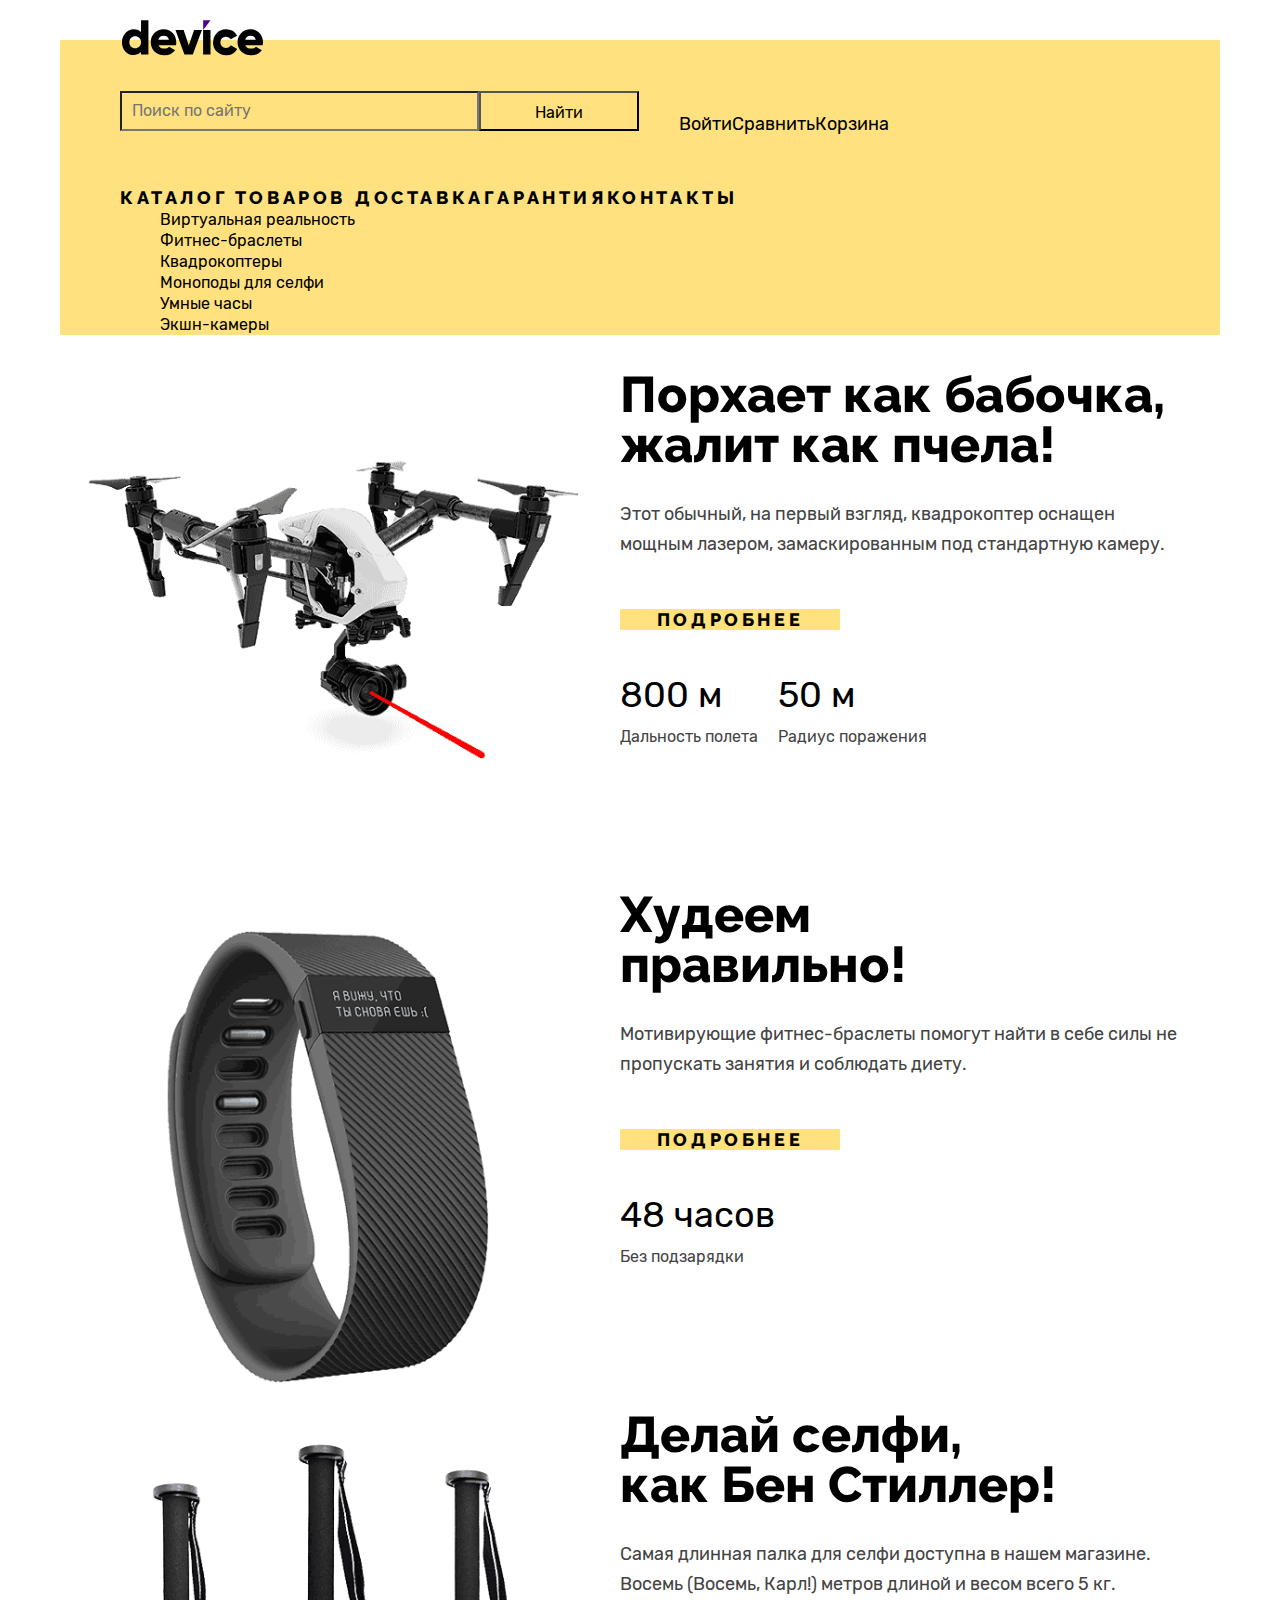
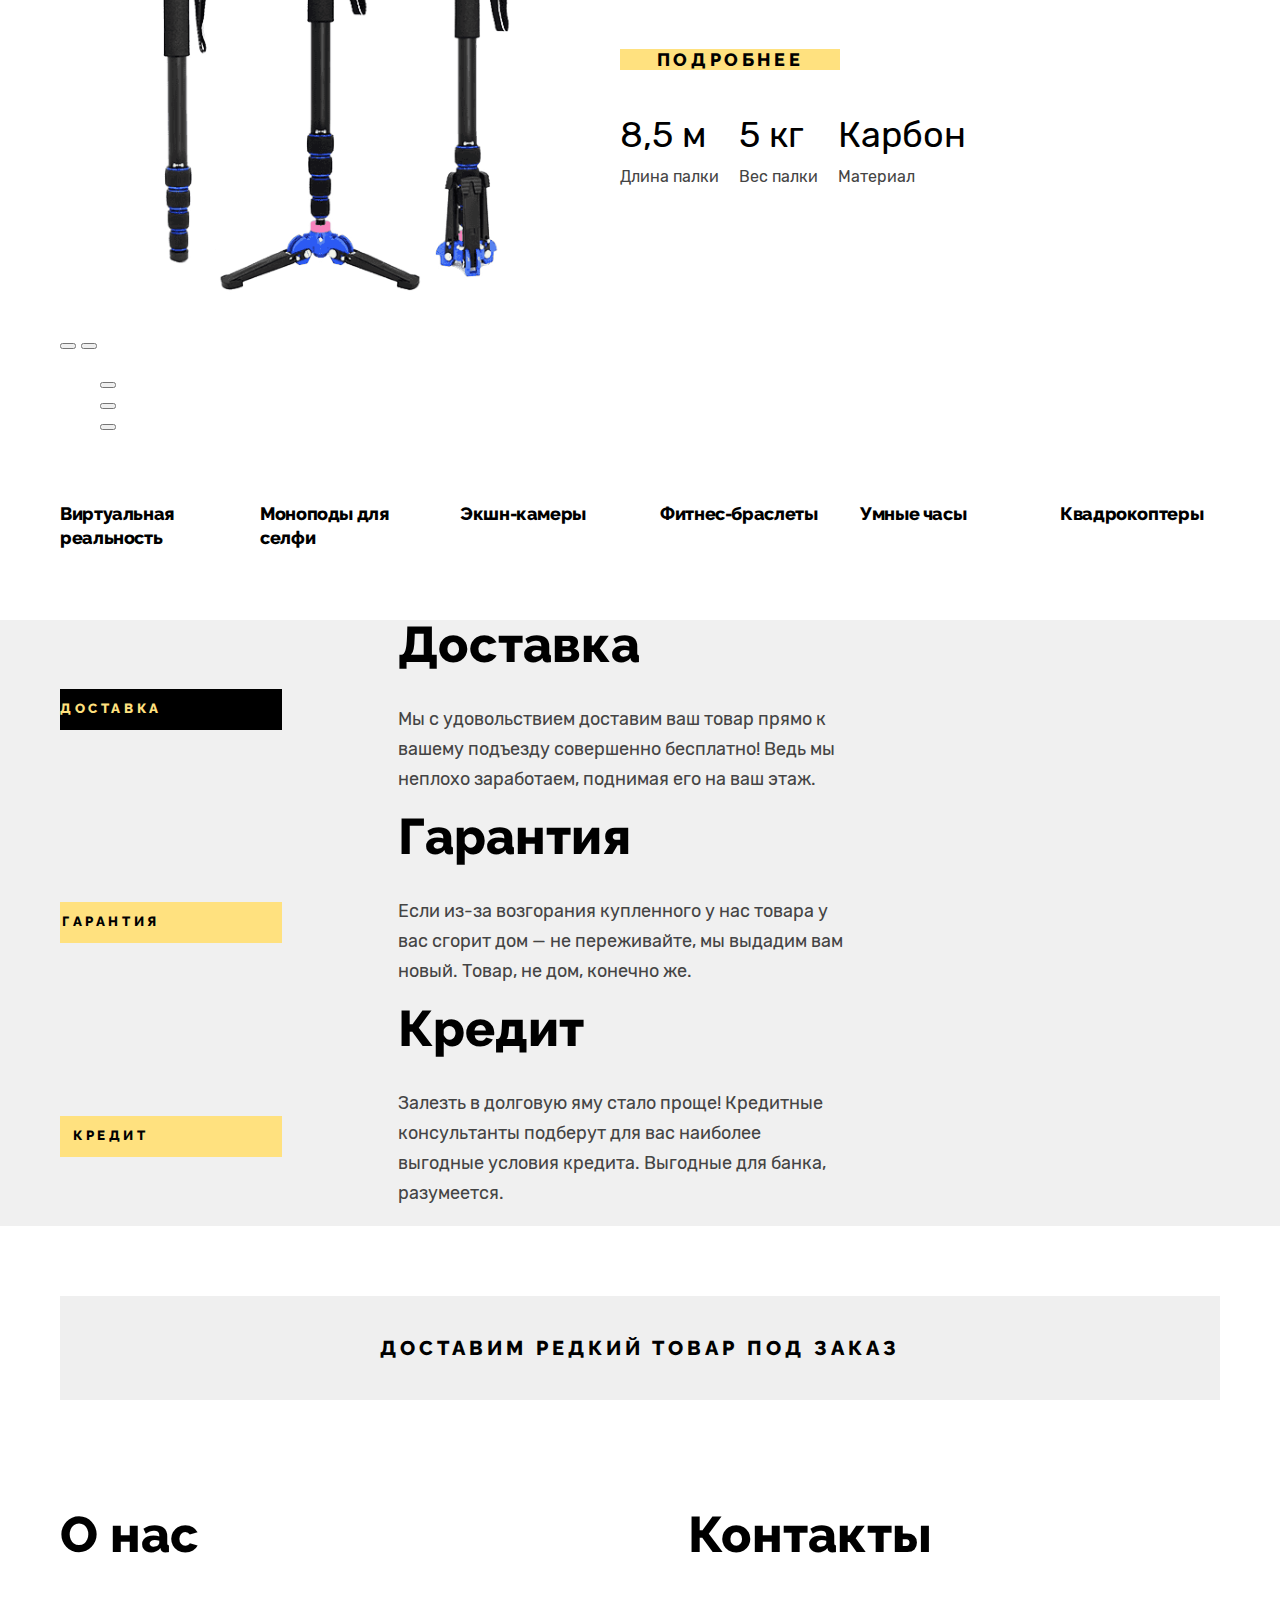
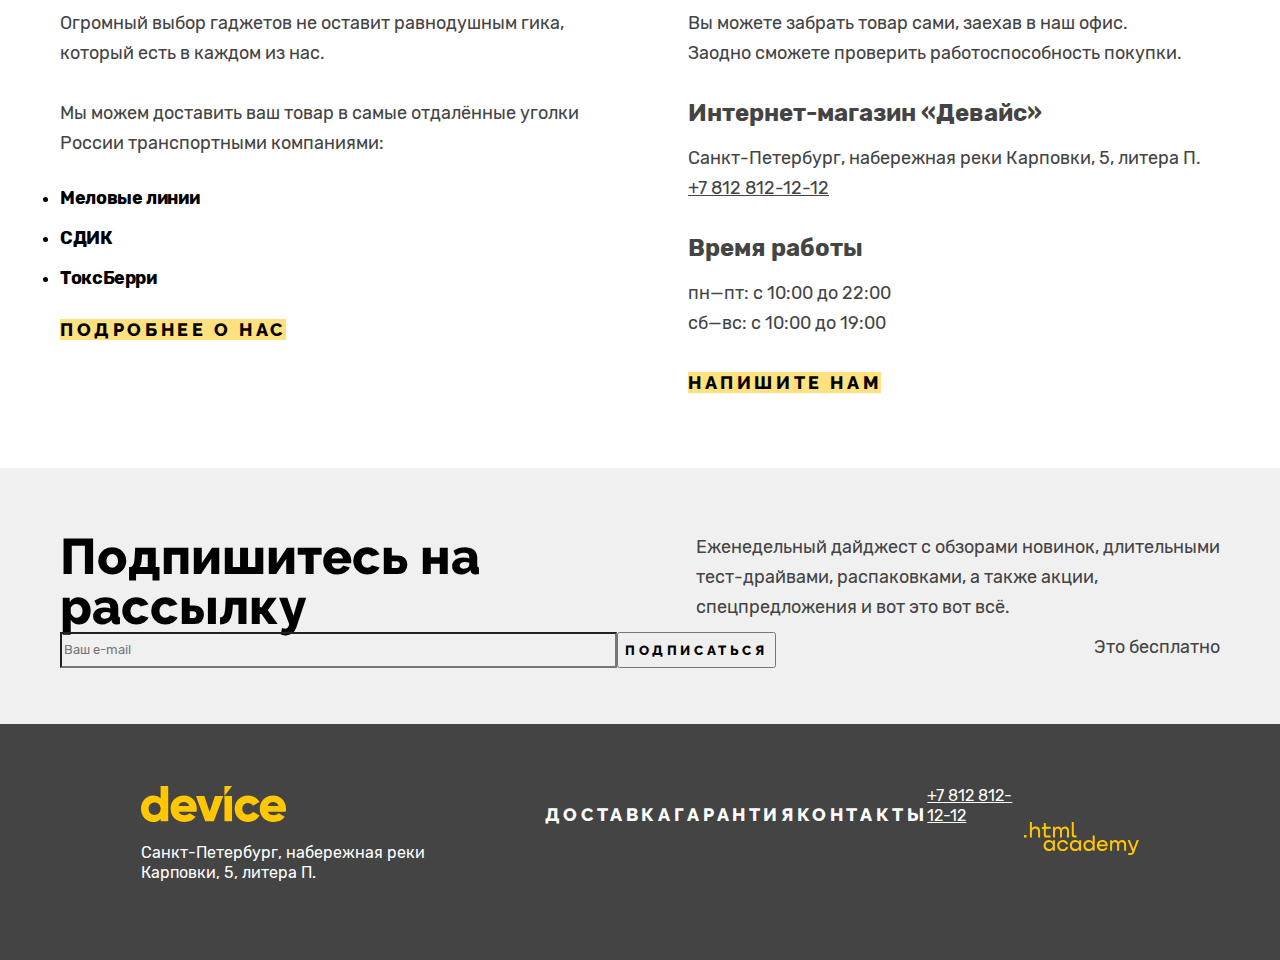
<file: 9/index.html>
<!DOCTYPE html>
<html lang="ru">
  <head>
    <meta charset="utf-8">
    <title>Девайс</title>
    <link rel="stylesheet" href="styles/styles.css">
    <base href="https://htmlacademy-htmlcss.github.io/2389537-device-1/9/">
</head>
  <body>
    <header class="page-header">
      <div class="header-container">
      <a class="logo-device-link" href="#">
      <img class="logo-device" src="images/logo.svg" width="145" height="36" alt="Логотип сайта Девайс.">
    </a>

    <div class="header-search-custom">
    <form class="site-search" action="https://echo.htmlacademy.ru/" method="get">
      <label for="search" class="visually-hidden">Поле поиска по сайту.</label>
      <input class="field" placeholder="Поиск по сайту" name="search" type="search" id="search">
      <button class="search" type="submit">Найти</button>
    </form>

   <nav class="navigation-custom">
   <ul class="custom-menu">
    <li class="navigation-item">
      <a class="login-user" href="#">Войти</a>
    </li>

    <li class="navigation-item">
      <a class="compare-button" href="#">Сравнить</a>
    </li>

    <li class="navigation-item">
      <a class="cart-button" href="#">Корзина</a>
    </li>
    </ul>
   </nav>
      </div>

   <nav class="navigation-item">
    <ul class="navigation-list">
      <li class="navigation-item">
        <a class="navigation-link" href="#">Каталог товаров</a>
        <ul class="header-categories-list">
          <li class="header-categories-item">
            <a class="header-categories-link" href="#">Виртуальная реальность</a>
          </li>
          <li class="header-categories-item">
            <a class="header-categories-link" href="#">Фитнес-браслеты</a>
          </li>
          <li class="header-categories-item">
            <a class="header-categories-link" href="#">Квадрокоптеры</a>
          </li>
          <li class="header-categories-item">
            <a class="header-categories-link" href="catalog.html">Моноподы для селфи</a>
          </li>
          <li class="header-categories-item">
            <a class="header-categories-link" href="#">Умные часы</a>
          </li>
          <li class="header-categories-item">
            <a class="header-categories-link" href="#">Экшн-камеры</a>
          </li>
        </ul>
      </li>
      <li class="navigation-item">
        <a class="navigation-link" href="#">Доставка</a>
      </li>
      <li class="navigation-item">
        <a class="navigation-link" href="#">Гарантия</a>
      </li>
      <li class="navigation-item">
        <a class="navigation-link" href="#">Контакты</a>
      </li>
    </ul>
    </nav>
   </div>
    </header>

    <main class="main-container main-index">
      <div class="page-container">
      <h1 class="visually-hidden">Интернет-магазин "Device".</h1>

      <section class="slide">
        <h2 class="visually-hidden">Слайдер с популярными товарами.</h2>
      <div class="goods-slide">
      <img class="slider-image" src="images/sliders/quadrocopter.png" width="560" height="560" alt="Квадрокоптер.">
       <div class="slide-container">
        <h2 class="heading">Порхает как бабочка, жалит как пчела!</h2>
      <p class="subtitle">Этот обычный, на первый взгляд, квадрокоптер оснащен мощным лазером, замаскированным под стандартную камеру.
      </p>
      <a class="button button-more" href="#">Подробнее</a>
        <ul class="dignity">
          <li class="specifications">800 м
            <span class="specifications-text">Дальность полета</span>
          </li>
          <li class="specifications">50 м
            <span class="specifications-text">Радиус поражения</span>
          </li>
        </ul>
      </div>
      </div>

      <div class="goods-slide">
        <img class="slider-image" src="images/sliders/bracelet.png" width="560" height="560" alt="Фитнес-браслет.">
        <div class="slide-container">
        <h2 class="heading">Худеем <br>правильно!</h2>
        <p class="subtitle">Мотивирующие фитнес-браслеты помогут найти в себе силы не пропускать занятия и соблюдать диету.
        </p>
        <a class="button button-more" href="#">Подробнее</a>
          <ul class="dignity">
            <li class="specifications">48 часов
              <span class="specifications-text">Без подзарядки</span>
            </li>
          </ul>
        </div>
      </div>

        <div class="goods-slide">
          <img class="slider-image" src="images/sliders/selfie-stick.png" width="560" height="560" alt="Селфи-палка.">
          <div class="slide-container">
          <h2 class="heading">Делай селфи,<br> как Бен Стиллер! </h2>
          <p class="subtitle">Самая длинная палка для селфи доступна в нашем магазине. Восемь (Восемь, Карл!) метров длиной и весом всего 5 кг.
          </p>
          <a class="button button-more" href="#">Подробнее</a>
            <ul class="dignity">
              <li class="specifications">8,5 м
                <span class="specifications-text">Длина палки</span></li>
              <li class="specifications">5 кг
                <span class="specifications-text">Вес палки</span></li>
              <li class="specifications">Карбон
                <span class="specifications-text">Материал</span></li>
            </ul>
        </div>
        </div>
            <button class="slider-button slider-prev" type="button">
              <span class="visually-hidden">Предыдущий слайд.</span>
            </button>
            <button class="slider-button slider-next" type="button">
              <span class="visually-hidden">Следующий слайд.</span>
            </button>

          <ol class="slider-pagination">
            <li class="slider-pagination-item">
              <button class="slider-pagination-button slider-pagination-button-current" type="button">
                <span class="visually-hidden">1 слайд</span>
              </button>
            </li>
            <li class="slider-pagination-item">
              <button class="slider-pagination-button" type="button">
                <span class="visually-hidden">2 слайд</span>
              </button>
            </li>
            <li class="slider-pagination-item">
              <button class="slider-pagination-button" type="button">
                <span class="visually-hidden">3 слайд</span>
              </button>
            </li>
          </ol>
       </section>

    <section class="catalog-categories">
      <h2 class="visually-hidden">Категории каталога.</h2>
      <ul class="catalog-categories-list">
        <li class="catalog-categories-item">
          <a class="catalog-categories-link" href="#">Виртуальная реальность</a>
        </li>
        <li class="catalog-categories-item">
          <a class="catalog-categories-link" href="catalog.html">Моноподы для селфи</a>
        </li>
        <li class="catalog-categories-item">
          <a class="catalog-categories-link" href="#">Экшн-камеры</a>
        </li>
        <li class="catalog-categories-item">
          <a class="catalog-categories-link" href="#">Фитнес-браслеты</a>
        </li>
        <li class="catalog-categories-item">
          <a class="catalog-categories-link" href="#">Умные часы</a>
        </li>
        <li class="catalog-categories-item">
          <a class="catalog-categories-link" href="#">Квадрокоптеры</a>
        </li>
      </ul>
    </section>

    <section class="advantages-more ">
      <div class="advantages-more-container">
      <div class="tabs">
        <button class="tablinks tablink-current" type="button">Доставка</button>
        <button class="tablinks" type="button">Гарантия</button>
        <button class="tablinks" type="button">Кредит</button>
      </div>
      <div class="tabcontent-group">
      <section class="tabcontent tabcontent-current">
        <h2 class="tabcontent-title">Доставка</h2>
        <p class="tabcontent-text">Мы с удовольствием доставим ваш товар прямо
          к вашему подъезду совершенно бесплатно! Ведь
          мы неплохо заработаем, поднимая его на ваш этаж.</p>
      </section>
      <section class="tabcontent">
        <h2 class="tabcontent-title">Гарантия</h2>
        <p class="tabcontent-text">Если из-за возгорания купленного у нас товара у вас
          сгорит дом — не переживайте, мы выдадим вам новый.
          Товар, не дом, конечно же.</p>
      </section>
      <section class="tabcontent">
        <h2 class="tabcontent-title">Кредит</h2>
        <p class="tabcontent-text">Залезть в долговую яму стало проще! Кредитные консультанты подберут для вас наиболее выгодные условия кредита. Выгодные для банка, разумеется.</p>
      </section>
      </div>
    </div>
    </section>

      <button class="order-batton" type="button">Доставим редкий товар под заказ</button>

      <div class="about-container">
      <section class="about-block">
        <h2 class="appointment-title">О нас</h2>
        <p class="about-text">Огромный выбор гаджетов не оставит равнодушным гика, который есть в каждом из нас.</p>
        <p class="about-text">Мы можем доставить ваш товар в самые отдалённые уголки России транспортными компаниями:</p>
        <ul class="delivery-list">
          <li class="delivery-item">
            <a class="delivery-link" href="#">Меловые линии</a>
          </li>
            <li class="delivery-item">
              <a class="delivery-link" href="#">СДИК</a>
            </li>
            <li class="delivery-item">
              <a class="delivery-link" href="#">ТоксБерри</a>
            </li>
        </ul>

        <a class="about" href="#">Подробнее о нас</a>

      </section>

      <section class="contacts">
        <h2 class="contacts-title">Контакты</h2>
        <p class="contacts-text">Вы можете забрать товар сами, заехав в наш офис.<br>Заодно сможете проверить работоспособность покупки. </p>
        <p class="contacts-subtitle">Интернет-магазин «Девайс»</p>
        <p class="contacts">Санкт-Петербург, набережная реки Карповки, 5, литера П.</p>
        <a class="contacts-phone" href="tel:+78128121212">+7 812 812-12-12</a>
        <p class="contacts-subtitle">Время работы</p>
        <p class="contacts-time">пн—пт: с 10:00 до 22:00 <br> сб—вс: с 10:00 до 19:00</p>

        <a class="email" href="#">Напишите нам</a>
      </section>
    </div>

      <section class="subscription">
        <div class="newsletter-container">
      <h2 class="newsletter-title">Подпишитесь на рассылку</h2>
      <p class="newsletter">Еженедельный дайджест с обзорами новинок, длительными тест-драйвами, распаковками, а также акции, спецпредложения и вот это вот всё.</p>
     </div>
     <div class="form-container">
      <form class="newsletter-form" action="https://echo.htmlacademy.ru/" method="post">
        <label for="newsletter-email" class="visually-hidden">Email</label>
        <input class="field-email" placeholder="Ваш e-mail" type="email" name="newsletter-email" id="newsletter-email" required>
        <button class="button-newsletter-button" type="submit">Подписаться</button>
      </form>
      <span class="tick">Это бесплатно</span>
      </div>
      </section>
    </div>
    </main>

    <footer class="page-footer">
      <div class="footer-container">
      <section class="footer-contacts">
        <h2 class="visually-hidden">Контакты.</h2>
        <a class="logo-device-link" href="index.html">
        <img class="footer-contacts-logo" src="images/logo-footer.svg" alt="Логотип Девайс.">
        </a>
        <address class="footer-contacts-address">
          <p class="about-text-footer">Санкт-Петербург, набережная реки Карповки, 5, литера П.</p>
        </address>
      </section>

      <section class="advantages-footer">
        <ul class="advantages-footer">
        <li class="advantages-item">
          <a class="advantages-link" href="#">Доставка</a>
        </li>
        <li class="advantages-item">
          <a class="advantages-link" href="#">Гарантия</a>
        </li>
        <li class="advantages-item">
          <a class="advantages-link" href="#">Контакты</a>
        </li>
        </ul>
      </section>

      <a class="footer-contacts-address-phone" href="tel:+78128121212">+7 812 812-12-12</a>

      <section class="footer-social">
      <ul class="footer-social-list">
        <li class="footer-social-item">
          <a class="social-link" href="https://t.me/htmlacademy">
            <span class="visually-hidden">Телеграм</span>
          </a>
        </li>
        <li class="footer-social-item">
          <a class="social-link" href="https://www.youtube.com/user/htmlacademyru">
            <span class="visually-hidden">Youtube</span>
          </a>
        </li>
        <li class="footer-social-item">
          <a class="social-link" href="https://twitter.com/htmlacademy_ru">
            <span class="visually-hidden">Твиттер</span>
          </a>
        </li>
      </ul>
      <p class="about-text">
        <a class="htmlacademy-link" href="https://htmlacademy.ru/">
        <img class="htmlacademy" src="images/html.svg" alt="Сайт htmlacademy.">
        </a>
      </p>
      </section>
    </div>
    </footer>



  </body>
</html>
</file>
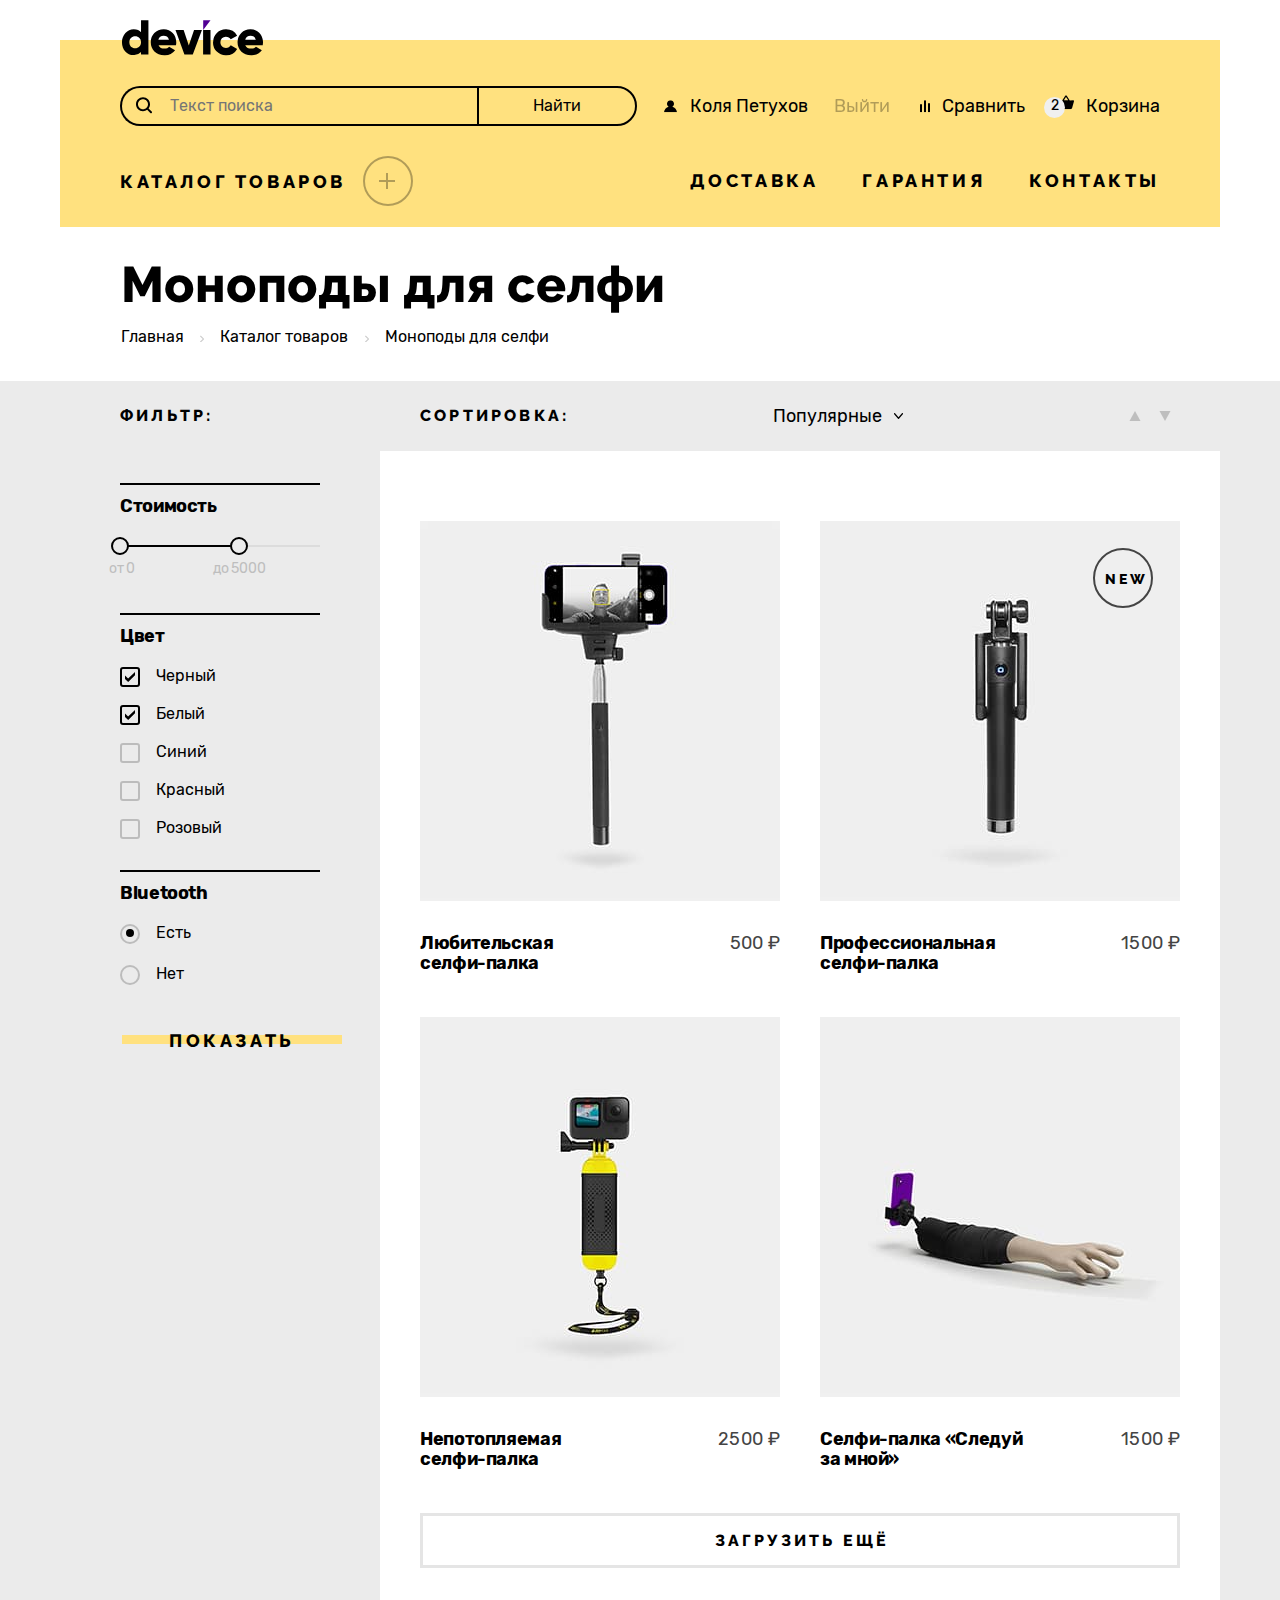
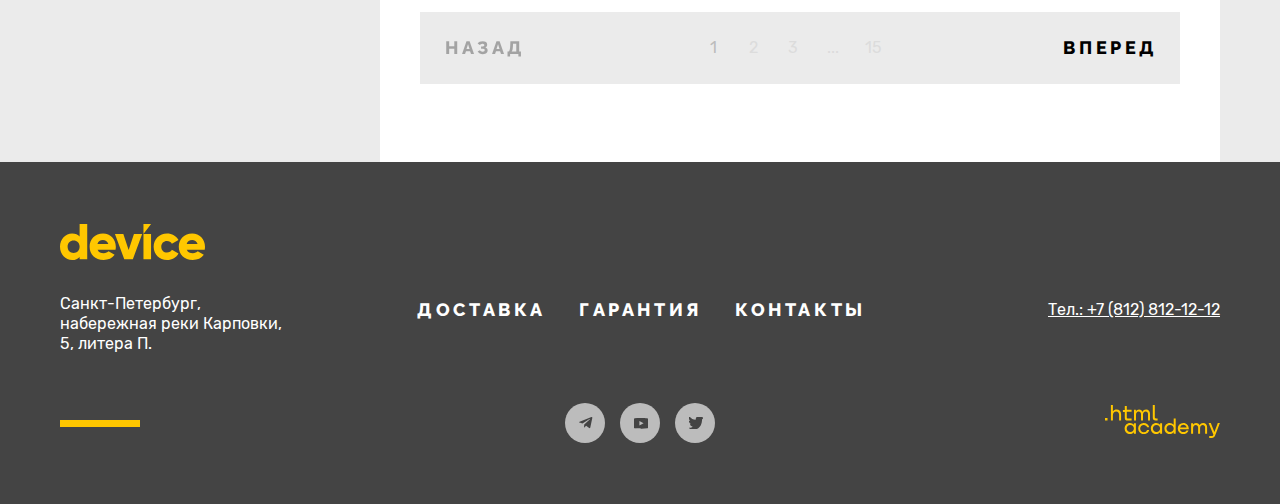
<file: catalog.html>
<!DOCTYPE html>
<html lang="ru">
  <head>
    <meta charset="utf-8">
    <title>Девайс</title>
    <link rel="stylesheet" href="styles/styles.css">
    <link rel="icon" href="favicon.ico">
    <link rel="icon" type="image/png" href="images/favicon.png" sizes="32x32">
  </head>
  <body>
    <header class="page-header-catalog">
      <a class="logo-device-header" href="index.html">
        <img class="logo-device-header" src="images/logo.svg" width="145" height="36" alt="Логотип сайта Девайс.">
      </a>

      <div class="header-container">
        <div class="header-search-custom">
          <form class="site-search" action="https://echo.htmlacademy.ru/" method="get">
            <label for="search" class="visually-hidden">Поле поиска по сайту.</label>
            <input class="field" placeholder="Текст поиска" name="search" type="search" id="search" required>
            <span class="outline"></span>
            <button class="search" type="submit"><span class="search-button">Найти</span></button>
          </form>
          <nav class="navigation-custom">
            <ul class="custom-menu">
              <li class="navigation-custom-item">
                <a class="login-user" href="#">Коля Петухов</a>
              </li>
              <li class="navigation-custom-item-exit">
                <a class="login-user-out" href="#">Выйти</a>
              </li>
            </ul>
            <ul class="custom-menu">
              <li class="navigation-custom-item">
                <a class="compare-button" href="#">Сравнить</a>
              </li>
              <li class="navigation-custom-item navigation-custom-item-popover">
                <a class="cart-button " href="#">Корзина</a>
                <div class="popover popover-cart">
                  <h2 class="visually-hidden">Корзина пользователя.</h2>
                  <div class="popover-content">
                    <ul class="cart-items-list">
                      <li class="cart-item">
                        <a class="cart-product-popover" href="#">
                          <img class="slider-image-cart" src="images/catalog/product-1.jpg" width="39" height="43" alt="Любительская селфи-палка.">
                          <p class="cart-item-title">Любительская селфи-палка</p>
                        </a>
                        <button class="delete-cart" type="button">
                          <span class="visually-hidden">Кнопка удалить из корзины.
                          </span>
                        </button>
                      </li>
                      <li class="cart-item">
                        <a class="cart-product-popover" href="#">
                          <img class="slider-image-cart" src="images/catalog/product-2.jpg" width="39" height="43" alt="Профессиональная селфи-палка.">
                          <p class="cart-item-title">Профессиональная селфи-палка</p>
                        </a>
                        <button class="delete-cart" type="button">
                          <span class="visually-hidden">Кнопка удалить из корзины.
                          </span>
                        </button>
                      </li>
                      <li class="unification-cart">
                        <span class="quantity-cart">Товаров: 2</span>
                        <span class="amount-cart">Сумма: 2000 ₽</span>
                      </li>
                    </ul>
                    <a class="open-cart" href="#">Открыть корзину</a>
                  </div>
                </div>
              </li>
            </ul>
          </nav>
        </div>
      </div>

      <nav class="navigation-item">

        <ul class="navigation-list">
          <li class="navigation-item navigation-catalog">
            <a class="navigation-link navigation-link-catalog" href="#">Каталог товаров
              <div class="plus">
              </div>
            </a>
            <ul class="header-categories-list">
              <li class="header-categories-item">
                <a class="header-categories-link" href="#">Виртуальная реальность</a>
              </li>
              <li class="header-categories-item">
                <a class="header-categories-link" href="#">Фитнес-браслеты</a>
              </li>
              <li class="header-categories-item">
                <a class="header-categories-link" href="#">Квадрокоптеры</a>
              </li>
              <li class="header-categories-item">
                <a class="header-categories-link" href="catalog.html">Моноподы для селфи</a>
              </li>
              <li class="header-categories-item">
                <a class="header-categories-link" href="#">Умные часы</a>
              </li>
              <li class="header-categories-item">
              </li>
              <li class="header-categories-item">
                <a class="header-categories-link" href="#">Экшн-камеры</a>
              </li>
            </ul>
          </li>
          <li class="navigation-item">
            <a class="navigation-link" href="#">Доставка</a>
          </li>
          <li class="navigation-item">
            <a class="navigation-link" href="#">Гарантия</a>
          </li>
          <li class="navigation-item">
            <a class="navigation-link" href="#">Контакты</a>
          </li>
        </ul>
      </nav>

    </header>

    <main class="main-container main-inner">
      <div class="page-container">
        <div class="header-main">
          <h1 class="title-inner">Моноподы для селфи</h1>
          <ul class="breadcrumbs">
            <li class="breadcrumbs-item">
              <a class="breadcrumbs-link first-breadcrumbs" href="index.html">Главная</a>
            </li>
            <li class="breadcrumbs-item">
              <a class="breadcrumbs-link" href="#">Каталог товаров</a>
            </li>
            <li class="breadcrumbs-item">
              <a class="breadcrumbs-link breadcrumbs-link-current">Моноподы для селфи</a>
            </li>
          </ul>
        </div>

      <div class="catalog-container-color">
        <div class="catalog-container">
          <section class="catalog-filter-container">
            <h2 class="catalog-filter-subtitle">Фильтр:</h2>
            <form class="catalog-filter" action="https://echo.htmlacademy.ru/" method="get">
              <fieldset class="catalog-filter-group">
                <legend class="catalog-filter-title">Стоимость</legend>
                <div class="range">
                  <div class="range-scale">
                    <div class="range-bar" style="left: 2px; width: 115px">
                      <button class="range-toggle toggle-min" type="button">
                        <span class="visually-hidden">Изменить минимальную цену.</span>
                      </button>
                      <button class="range-toggle toggle-max" type="button">
                        <span class="visually-hidden">Изменить максимальную цену.</span>
                      </button>
                    </div>
                  </div>

                  <div class="range-wrapper-inputs">
                    <label class="catalog-filter-label filter-label-from">
                     от <input class="range-input range-input-from" type="number" value="0" name="min-price">
                    </label>
                    <label class="catalog-filter-label filter-label-to">
                    до <input class="range-input range-input-to" type="number" value="5000" name="max-price">
                    </label>
                  </div>
                </div>
              </fieldset>
              <fieldset class="catalog-filter-group">
                <legend class="catalog-filter-title">Цвет</legend>
                <ul class="catalog-filter-list">
                  <li class="catalog-filter-item">
                    <label class="control">
                     <input class="visually-hidden control-input " type="checkbox" name="black" checked>
                      <span class="control-mark"></span>
                      <span class="control-label">Черный</span>
                    </label>
                  </li>
                  <li class="catalog-filter-item">
                    <label class="control">
                      <input class="visually-hidden control-input " type="checkbox" name="white" checked>
                      <span class="control-mark"></span>
                      <span class="control-label">Белый</span>
                    </label>
                  </li>
                  <li class="catalog-filter-item">
                    <label class="control">
                      <input class="visually-hidden control-input " type="checkbox" name="blue">
                      <span class="control-mark"></span>
                      <span class="control-label">Синий</span>
                    </label>
                  </li>
                  <li class="catalog-filter-item">
                    <label class="control">
                      <input class="visually-hidden control-input " type="checkbox" name="red">
                      <span class="control-mark"></span>
                      <span class="control-label">Красный</span>
                    </label>
                  </li>
                  <li class="catalog-filter-item">
                    <label class="control">
                      <input class="visually-hidden control-input" type="checkbox" name="pink">
                      <span class="control-mark"></span>
                      <span class="control-label">Розовый</span>
                    </label>
                  </li>
                </ul>
              </fieldset>
              <fieldset class="catalog-filter-group">
                <legend class="catalog-filter-title">Bluetooth</legend>
                <ul class="catalog-filter-list">
                  <li class="catalog-filter-item">
                    <label class="control">
                      <input class="visually-hidden control-input" type="radio" name="choice-group" value="yes" checked>
                      <span class="control-mark"></span>
                      <span class="control-label">Есть</span>
                    </label>
                  </li>
                  <li class="catalog-filter-item radio-item">
                    <label class="control">
                      <input class="visually-hidden control-input" type="radio" name="choice-group" value="no">
                      <span class="control-mark"></span>
                      <span class="control-label">Нет</span>
                    </label>
                  </li>
                </ul>
              </fieldset>

              <button class="button button-show" type="submit">Показать</button>
            </form>
          </section>

          <section class="product-group">
            <h2 class="visually-hidden">Карточки товаров.</h2>
            <div class="sorting">
              <p class="catalog-sorting">Сортировка:</p>
              <select class="select-control" aria-label="Сортировка">
                <option value="popular">Популярные</option>
                <option value="cheap">Дешёвые</option>
                <option value="expensive">Дорогие</option>
              </select>
              <div class="arrows-select">
                <a class="button-select" href="#">
                  <span class="visually-hidden">Сортировка вверх.</span>
                </a>
                <a class="button-select button-select-down" href="#">
                  <span class="visually-hidden">Сортировка вниз.</span>
                </a>
              </div>
            </div>

            <div class="product-container">
              <ul class="product-list">
                <li class="product-card">
                  <a class="product-card-link" href="#">
                    <img class="product-card-image" src="images/catalog/product-1.jpg" width="360" height="380" alt="Любительская селфи-палка.">
                    <h3 class="product-card-title">Любительская<br> селфи-палка</h3>
                    <span class="product-card-price">500 ₽</span>
                  </a>
                </li>

                <li class="product-card">
                  <a class="product-card-link new" href="#">
                    <img class="product-card-image" src="images/catalog/product-2.jpg" width="360" height="380" alt="Профессиональная селфи-палка.">
                    <h3 class="product-card-title">Профессиональная<br> селфи-палка</h3>
                    <span class="product-card-price">1500 ₽</span>
                  </a>
                </li>

                <li class="product-card">
                  <a class="product-card-link" href="#">
                    <img class="product-card-image" src="images/catalog/product-3.jpg" width="360" height="380" alt="Непотопляемая селфи-палка.">
                    <h3 class="product-card-title">Непотопляемая<br> селфи-палка</h3>
                    <span class="product-card-price">2500 ₽</span>
                  </a>
                </li>

                <li class="product-card">
                  <a class="product-card-link" href="#">
                    <img class="product-card-image" src="images/catalog/product-4.jpg" width="360" height="380" alt="Селфи-палка «Следуй за мной».">
                    <h3 class="product-card-title">Селфи-палка «Следуй<br> за мной»</h3>
                    <span class="product-card-price">1500 ₽</span>
                  </a>
                </li>
              </ul>

              <div class="pagination-catalog">
                <button class="button-pagination-show-more" type="button">Загрузить ещё</button>
                <ul class="pagination">
                  <li class="pagination-item">
                    <a class="pagination-direction pagination-disabled">Назад</a>
                  </li>

                  <li class="pagination-item">
                    <ol class="pagination-numbers">
                      <li class="pagination-item-numbers">
                        <a class="pagination-link pagination-current">1</a>
                      </li>

                      <li class="pagination-item-numbers">
                        <a class="pagination-link" href="#">2</a>
                      </li>

                      <li class="pagination-item-numbers">
                        <a class="pagination-link" href="#">3</a>
                      </li>

                      <li class="pagination-item-numbers">
                        <a class="pagination-link" href="#">...</a>
                      </li>

                      <li class="pagination-item-numbers">
                        <a class="pagination-link" href="#">15</a>
                      </li>
                    </ol>
                  </li>
                  <li class="pagination-item">
                    <a class="pagination-direction" href="#">Вперед</a>
                  </li>
                </ul>
              </div>
            </div>
          </section>
        </div>
      </div>
      </div>
    </main>

    <footer class="page-footer">
      <div class="footer-container">
        <a class="logo-device-link" href="index.html">
          <img class="footer-contacts-logo" src="images/logo-footer.svg" width="145" height="36" alt="Логотип Девайс.">
        </a>
        <section class="footer-contacts">
          <h2 class="visually-hidden">Контакты.</h2>
          <address class="footer-contacts-address">
            <p class="about-text-footer">Санкт-Петербург, набережная реки Карповки, 5, литера П.</p>
          </address>
        </section>

        <ul class="advantages-footer">
          <li class="advantages-item">
            <a class="advantages-link" href="#">Доставка</a>
          </li>
          <li class="advantages-item">
            <a class="advantages-link" href="#">Гарантия</a>
          </li>
          <li class="advantages-item">
            <a class="advantages-link" href="#">Контакты</a>
          </li>
        </ul>

        <a class="footer-contacts-address-phone" href="tel:+78128121212">Тел.: +7 (812) 812-12-12</a>

        <div class="line-footer"></div>

        <ul class="footer-social">
          <li class="footer-social-item">
            <a class="social-link social-link-tg" href="https://t.me/htmlacademy">
              <span class="visually-hidden">Телеграм.</span>
            </a>
          </li>
          <li class="footer-social-item">
            <a class="social-link social-link-yt" href="https://www.youtube.com/user/htmlacademyru">
              <span class="visually-hidden">Youtube.</span>
            </a>
          </li>
          <li class="footer-social-item">
            <a class="social-link social-link-tw" href="https://twitter.com/htmlacademy_ru">
              <span class="visually-hidden">Твиттер.</span>
            </a>
          </li>
        </ul>
        <p class="academy-logo">
          <a class="htmlacademy-link" href="https://htmlacademy.ru/">
            <span class="visually-hidden">Ссылка на сайт Htmlacademy.</span>
          </a>
        </p>
      </div>
    </footer>
  </body>
</html>
</file>
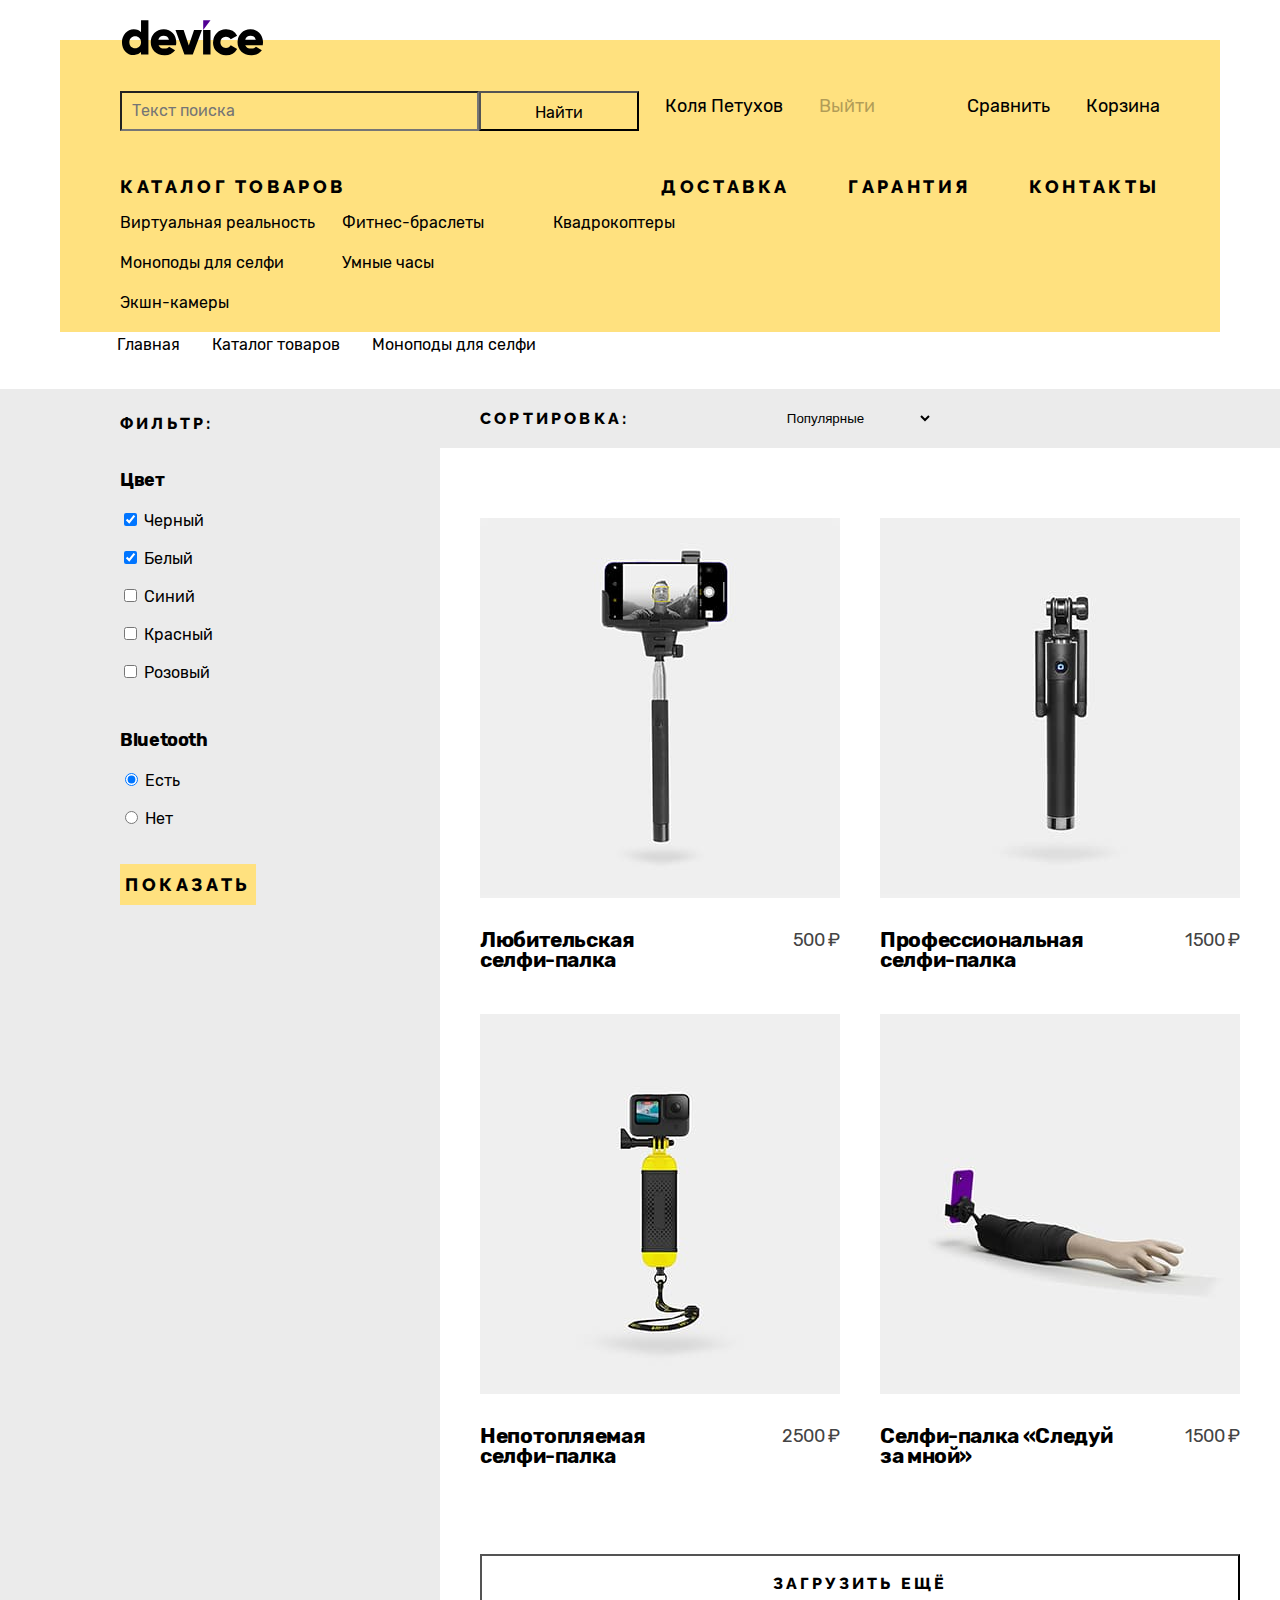
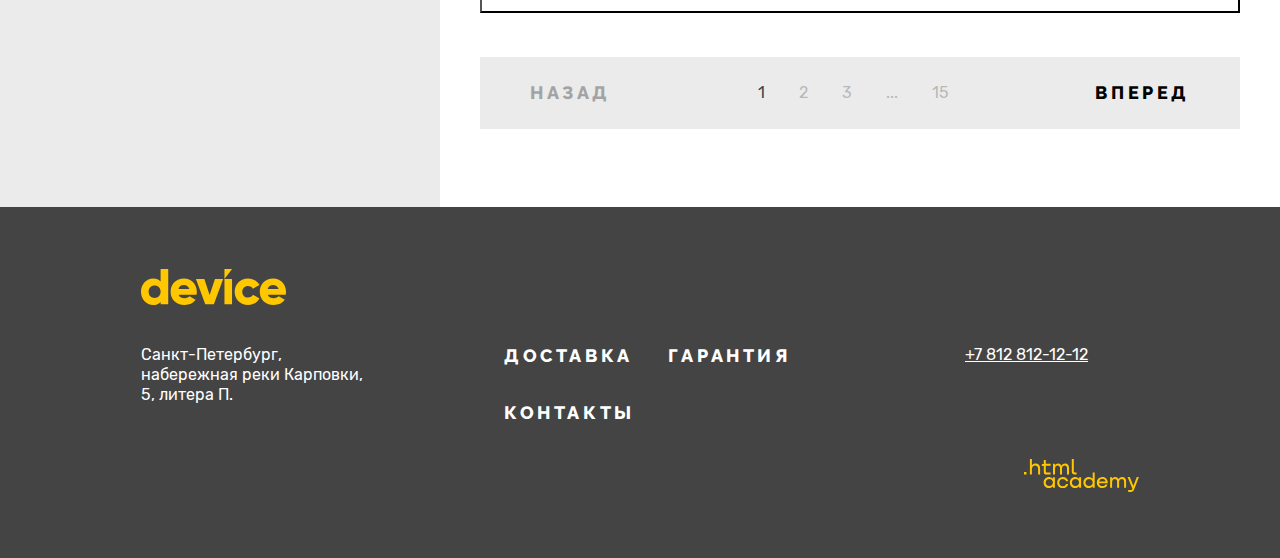
<file: 10/catalog.html>
<!DOCTYPE html>
<html lang="ru">
  <head>
    <meta charset="utf-8">
    <title>Девайс</title>
    <link rel="stylesheet" href="styles/styles.css">
    <base href="https://htmlacademy-htmlcss.github.io/2389537-device-1/10/">
</head>
  <body>
    <header class="page-header-catalog">
      <a class="logo-device-header" href="#">
        <img class="logo-device-header" src="images/logo.svg" width="145" height="36" alt="Логотип сайта Девайс.">
      </a>

    <div class="header-container">
    <div class="header-search-custom">
    <form class="site-search" action="https://echo.htmlacademy.ru/" method="get">
      <label for="search" class="visually-hidden">Поле поиска по сайту.</label>
      <input class="field" placeholder="Текст поиска" name="search" type="search" id="search">
      <button class="search" type="submit">Найти</button>
    </form>
  <nav class="navigation-custom">
   <ul class="custom-menu">
    <li class="navigation-item">
      <a class="login-user" href="#">Коля Петухов</a>
    </li>

    <li class="navigation-item">
      <a class="login-user login-user-out" href="#">Выйти</a>
    </li>
  </ul>

  <ul class="custom-menu">
    <li class="navigation-item">
      <a class="compare-button" href="#">Сравнить</a>
    </li>

    <li class="navigation-item">
      <a class="cart-button" href="#">Корзина</a>
    </li>
    </ul>
  </nav>
  </div>

  <nav class="navigation-item">
    <ul class="navigation-list">
      <li class="navigation-item navigation-catalog">
        <a class="navigation-link" href="#">Каталог товаров</a>
        <ul class="header-categories-list">
          <li class="header-categories-item">
            <a class="header-categories-link" href="#">Виртуальная реальность</a>
          </li>
          <li class="header-categories-item">
            <a class="header-categories-link" href="#">Фитнес-браслеты</a>
          </li>
          <li class="header-categories-item">
            <a class="header-categories-link" href="#">Квадрокоптеры</a>
          </li>
          <li class="header-categories-item">
            <a class="header-categories-link" href="catalog.html">Моноподы для селфи</a>
          </li>
          <li class="header-categories-item">
            <a class="header-categories-link" href="#">Умные часы</a>
          </li>
          <li class="header-categories-item">
            <a class="header-categories-link" href="#"></a>
          </li>
          <li class="header-categories-item">
            <a class="header-categories-link" href="#">Экшн-камеры</a>
          </li>
        </ul>
      </li>
      <li class="navigation-item">
        <a class="navigation-link" href="#">Доставка</a>
      </li>
      <li class="navigation-item">
        <a class="navigation-link" href="#">Гарантия</a>
      </li>
      <li class="navigation-item">
        <a class="navigation-link" href="#">Контакты</a>
      </li>
    </ul>
    </nav>
        </div>
    </header>

    <main class="main-container main-inner">
      <div class="page-container">
      <div class="header-main">
      <h1 class="title-inner">Моноподы для селфи</h1>
      <ul class="breadcrumbs">
        <li class="breadcrumbs-item">
          <a class="breadcrumbs-link" href="index.html">Главная</a>
        </li>
        <li class="breadcrumbs-item">
          <a class="breadcrumbs-link" href="#">Каталог товаров</a>
        </li>
        <li class="breadcrumbs-item">
          <a class="breadcrumbs-link breadcrumbs-link-current">Моноподы для селфи</a>
        </li>
      </ul>
      </div>

      <div class="catalog-container-color">
        <div class="catalog-container">
      <section class="catalog-filter-container">
        <h2 class="catalog-filter-subtitle">Фильтр:</h2>

      <form class="catalog-filter" action="https://echo.htmlacademy.ru/" method="get">

        <fieldset class="catalog-filter-group">
        <legend class="catalog-filter-title">Цвет</legend>
        <ul class="catalog-filter-list">
          <li class="catalog-filter-item">
            <label class="control">
              <input class="control-input" type="checkbox" name="black" checked> Черный
            </label>
          </li>
          <li class="catalog-filter-item">
            <label class="control">
              <input class="control-input" type="checkbox" name="white" checked> Белый
            </label>
          </li>
          <li class="catalog-filter-item">
            <label class="control">
              <input class="control-input" type="checkbox" name="blue"> Синий
            </label>
          </li>
          <li class="catalog-filter-item">
            <label class="control">
              <input class="control-input" type="checkbox" name="red"> Красный
            </label>
          </li>
          <li class="catalog-filter-item">
            <label class="control">
              <input class="control-input" type="checkbox" name="pink"> Розовый
            </label>
          </li>
        </ul>
      </fieldset>

      <fieldset class="catalog-filter-group">
      <legend class="catalog-filter-title">Bluetooth</legend>
      <ul class="catalog-filter-list">
        <li class="catalog-filter-item">
          <label class="control">
            <input class="control-input" type="radio" name="choice-group" value="yes" checked>

        Есть
          </label>
        </li>
        <li class="catalog-filter-item">
          <label class="control">
            <input class="control-input" type="radio" name="choice-group" value="no" >

        Нет
          </label>
        </li>
      </ul>
    </fieldset>

    <button class="button button-show" type="submit">Показать</button>
     </form>
      </section>

    <section class="product-group">
      <h2 class="visually-hidden">Карточки товаров.</h2>
     <div class="sorting">
      <p class="catalog-sorting">Сортировка:</p>
     <select class="select-control" aria-label="Сортировка">
      <option value="popular">Популярные</option>
      <option value="cheap">Дешёвые</option>
      <option value="expensive">Дорогие</option>
     </select>

    <a class="button" href="#">
      <span class="visually-hidden">Сортировка вверх</span>
    </a>
    <a class="button" href="#">
      <span class="visually-hidden">Сортировка вниз</span>
    </a>
     </div>

     <div class="product-container">
    <ul class="product-list">
     <li class="product-card">
      <a class="product-card-link" href="#">
        <img class="product-card-image" src="images/catalog/product-1.jpg" width="360" height="380" alt="Любительская селфи-палка.">
        <h3 class="product-card-title">Любительская<br> селфи-палка</h3>
        <span class="product-card-price">500 ₽</span>

      </a>
     </li>

     <li class="product-card">
      <a class="product-card-link" href="#">
        <img class="product-card-image" src="images/catalog/product-2.jpg" width="360" height="380" alt="Профессиональная селфи-палка.">
        <h3 class="product-card-title">Профессиональная<br> селфи-палка</h3>
      <span class="product-card-price">1500 ₽</span>

    </a>
     </li>

     <li class="product-card">
      <a class="product-card-link" href="#">
        <img class="product-card-image" src="images/catalog/product-3.jpg" width="360" height="380" alt="Непотопляемая селфи-палка">
        <h3 class="product-card-title">Непотопляемая<br> селфи-палка</h3>
      <span class="product-card-price">2500 ₽</span>

    </a>
     </li>

     <li class="product-card">
      <a class="product-card-link" href="#">
        <img class="product-card-image" src="images/catalog/product-4.jpg" width="360" height="380" alt="Селфи-палка «Следуй за мной»">
        <h3 class="product-card-title">Селфи-палка «Следуй<br> за мной»</h3>
      <span class="product-card-price">1500 ₽</span>

    </a>
     </li>
    </ul>


    <div class="pagination-catalog">
    <button class="button-pagination-show-more" type="button">Загрузить ещё</button>

    <ul class="pagination">
      <li class="pagination-item">
        <a class="pagination-direction pagination-disabled">Назад</a>
      </li>

      <li class="pagination-item">
        <ol class="pagination-numbers">
          <li class="pagination-item-numbers">
            <a class="pagination-link pagination-current">1</a>
          </li>

          <li class="pagination-item-numbers">
             <a class="pagination-link" href="#">2</a>
          </li>

          <li class="pagination-item-numbers">
             <a class="pagination-link" href="#">3</a>
          </li>

          <li class="pagination-item-numbers">
            <a class="pagination-link" href="#">...</a>
          </li>

          <li class="pagination-item-numbers">
            <a class="pagination-link" href="#">15</a>
          </li>
    </ol>
  </li>
      <li class="pagination-item">
        <a class="pagination-direction" href="#">Вперед</a>
      </li>
    </ul>
    </div>
     </div>
      </section>
    </div>
    </div>
    </div>
    </main>


    <footer class="page-footer">
      <div class="footer-container">
        <a class="logo-device-link" href="index.html">
        <img class="footer-contacts-logo" src="images/logo-footer.svg" alt="Логотип Девайс.">
        </a>
        <section class="footer-contacts">
        <h2 class="visually-hidden">Контакты.</h2>

        <address class="footer-contacts-address">
          <p class="about-text-footer">Санкт-Петербург, набережная реки Карповки, 5, литера П.</p>
        </address>
      </section>

        <ul class="advantages-footer">
        <li class="advantages-item">
          <a class="advantages-link" href="#">Доставка</a>
        </li>
        <li class="advantages-item">
          <a class="advantages-link" href="#">Гарантия</a>
        </li>
        <li class="advantages-item">
          <a class="advantages-link" href="#">Контакты</a>
        </li>
        </ul>


      <a class="footer-contacts-address-phone" href="tel:+78128121212">+7 812 812-12-12</a>


      <ul class="footer-social">
        <li class="footer-social-item">
          <a class="social-link" href="https://t.me/htmlacademy">
            <span class="visually-hidden">Телеграм</span>
          </a>
        </li>
        <li class="footer-social-item">
          <a class="social-link" href="https://www.youtube.com/user/htmlacademyru">
            <span class="visually-hidden">Youtube</span>
          </a>
        </li>
        <li class="footer-social-item">
          <a class="social-link" href="https://twitter.com/htmlacademy_ru">
            <span class="visually-hidden">Твиттер</span>
          </a>
        </li>
      </ul>

      <p class="academy-logo">
        <a class="htmlacademy-link" href="https://htmlacademy.ru/">
        <img class="htmlacademy" src="images/html.svg" alt="Сайт htmlacademy.">
        </a>
      </p>

    </div>
    </footer>


  </body>
</html>
</file>
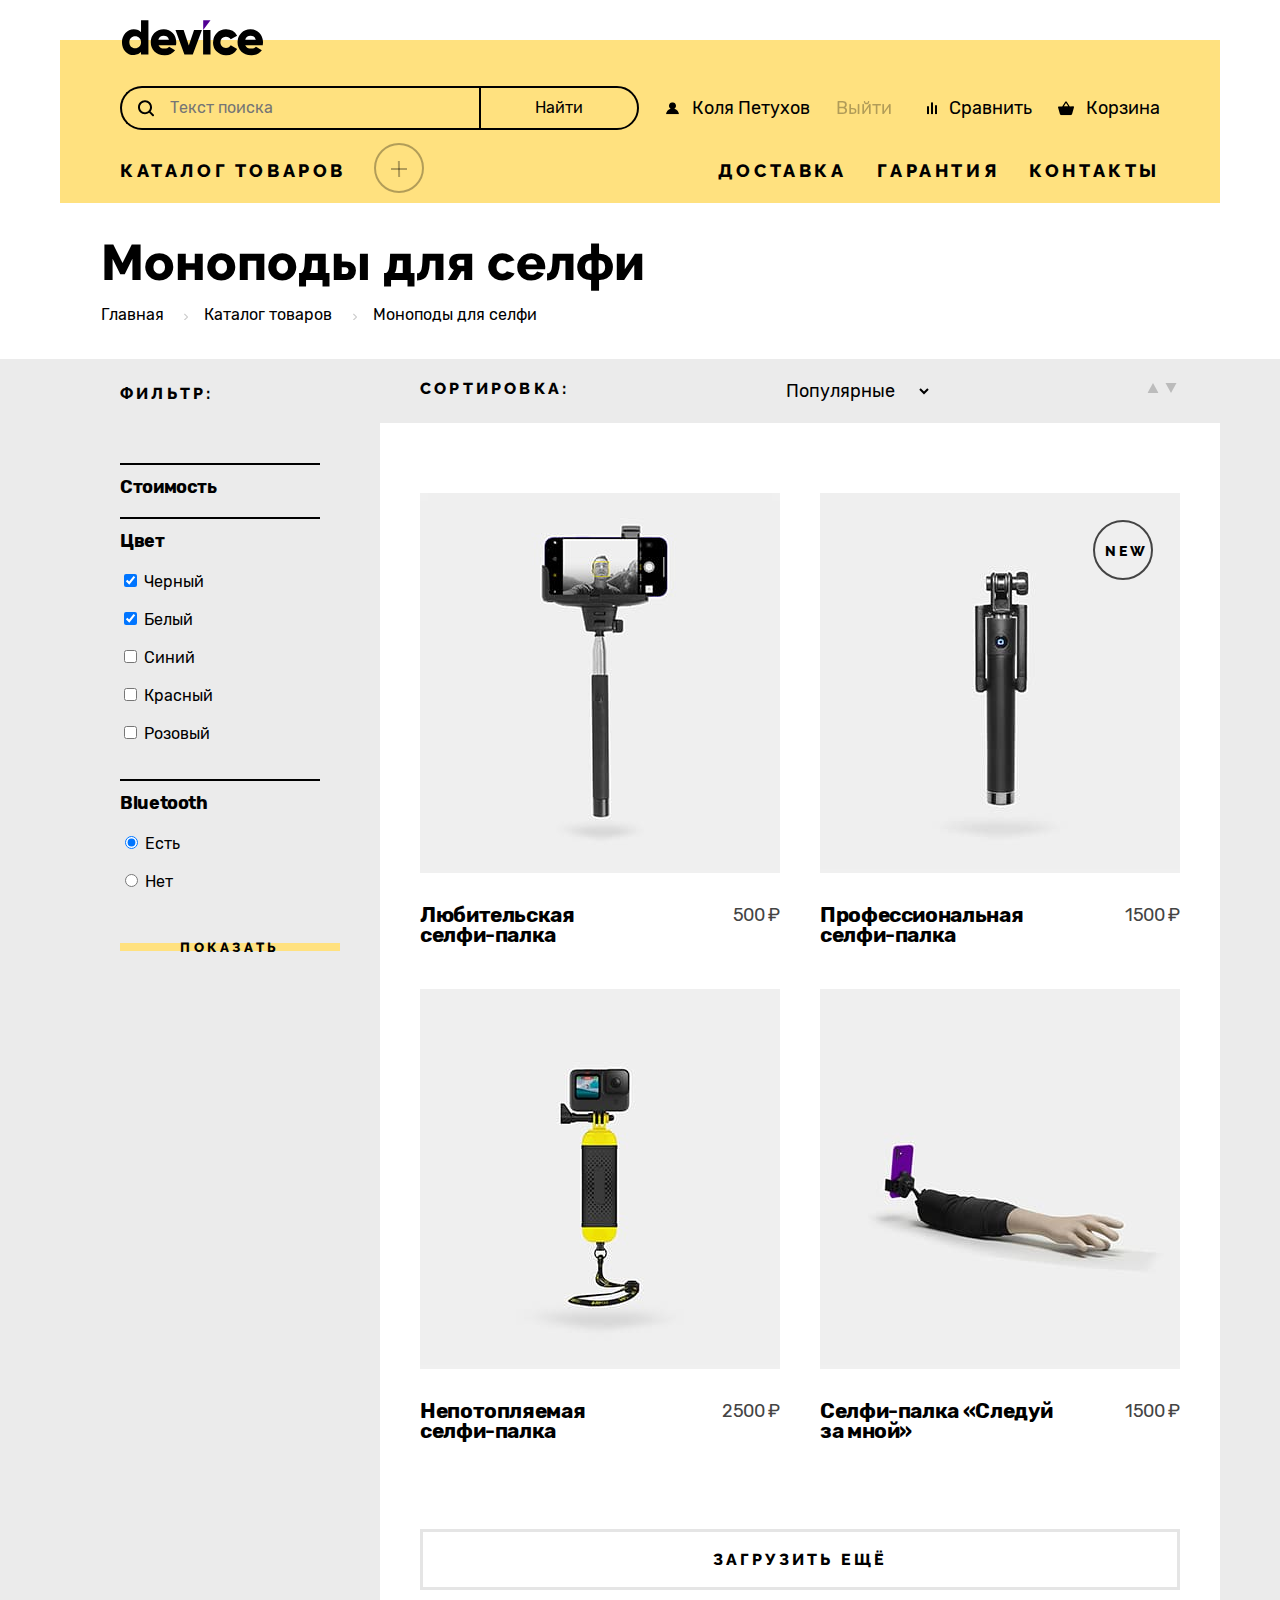
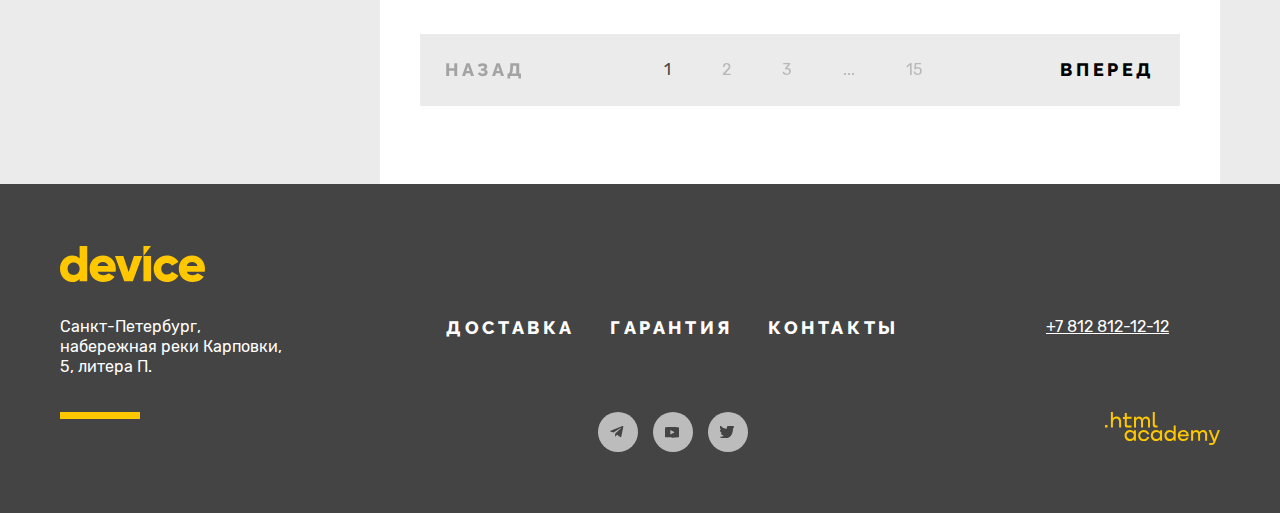
<file: 11/catalog.html>
<!DOCTYPE html>
<html lang="ru">
  <head>
    <meta charset="utf-8">
    <title>Девайс</title>
    <link rel="stylesheet" href="styles/styles.css">
    <base href="https://htmlacademy-htmlcss.github.io/2389537-device-1/11/">
</head>
  <body>
    <header class="page-header-catalog">
      <a class="logo-device-header" href="index.html">
        <img class="logo-device-header" src="images/logo.svg" width="145" height="36" alt="Логотип сайта Девайс.">
      </a>

    <div class="header-container">
    <div class="header-search-custom">
    <form class="site-search" action="https://echo.htmlacademy.ru/" method="get">
      <label for="search" class="visually-hidden">Поле поиска по сайту.</label>
      <input class="field" placeholder="Текст поиска" name="search" type="search" id="search">
      <button class="search" type="submit">Найти</button>
    </form>
  <nav class="navigation-custom">
   <ul class="custom-menu">
    <li class="navigation-custom-item">
      <a class="login-user" href="#">Коля Петухов</a>
    </li>

    <li class="navigation-custom-item-exit">
      <a class="login-user-out" href="#">Выйти</a>
    </li>
  </ul>

  <ul class="custom-menu">
    <li class="navigation-custom-item">
      <a class="compare-button" href="#">Сравнить</a>
    </li>

    <li class="navigation-custom-item">
      <a class="cart-button" href="#">Корзина</a>
    </li>
    </ul>
  </nav>
  </div>

  <nav class="navigation-item">
    <ul class="navigation-list">
      <li class="navigation-item navigation-catalog">
        <a class="navigation-link navigation-link-catalog" href="#">Каталог товаров
          <div class="plus"></div></a>
        <ul class="header-categories-list">
          <li class="header-categories-item">
            <a class="header-categories-link" href="#">Виртуальная реальность</a>
          </li>
          <li class="header-categories-item">
            <a class="header-categories-link" href="#">Фитнес-браслеты</a>
          </li>
          <li class="header-categories-item">
            <a class="header-categories-link" href="#">Квадрокоптеры</a>
          </li>
          <li class="header-categories-item">
            <a class="header-categories-link" href="catalog.html">Моноподы для селфи</a>
          </li>
          <li class="header-categories-item">
            <a class="header-categories-link" href="#">Умные часы</a>
          </li>
          <li class="header-categories-item">
            <a class="header-categories-link" href="#"></a>
          </li>
          <li class="header-categories-item">
            <a class="header-categories-link" href="#">Экшн-камеры</a>
          </li>
        </ul>
      </li>
      <li class="navigation-item">
        <a class="navigation-link" href="#">Доставка</a>
      </li>
      <li class="navigation-item">
        <a class="navigation-link" href="#">Гарантия</a>
      </li>
      <li class="navigation-item">
        <a class="navigation-link" href="#">Контакты</a>
      </li>
    </ul>
    </nav>
        </div>
    </header>

    <main class="main-container main-inner">
      <div class="page-container">
      <div class="header-main">
      <h1 class="title-inner">Моноподы для селфи</h1>
      <ul class="breadcrumbs">
        <li class="breadcrumbs-item">
          <a class="breadcrumbs-link first-breadcrumbs" href="index.html">Главная</a>
        </li>
        <li class="breadcrumbs-item">
          <a class="breadcrumbs-link" href="#">Каталог товаров</a>
        </li>
        <li class="breadcrumbs-item">
          <a class="breadcrumbs-link breadcrumbs-link-current">Моноподы для селфи</a>
        </li>
      </ul>
      </div>

      <div class="catalog-container-color">
        <div class="catalog-container">
      <section class="catalog-filter-container">
        <h2 class="catalog-filter-subtitle">Фильтр:</h2>


      <form class="catalog-filter" action="https://echo.htmlacademy.ru/" method="get">

        <fieldset class="catalog-filter-group">
          <legend class="catalog-filter-title">Стоимость</legend>

        <fieldset class="catalog-filter-group">
        <legend class="catalog-filter-title">Цвет</legend>
        <ul class="catalog-filter-list">
          <li class="catalog-filter-item">
            <label class="control">
              <input class="control-input" type="checkbox" name="black" checked> Черный
            </label>
          </li>
          <li class="catalog-filter-item">
            <label class="control">
              <input class="control-input" type="checkbox" name="white" checked> Белый
            </label>
          </li>
          <li class="catalog-filter-item">
            <label class="control">
              <input class="control-input" type="checkbox" name="blue"> Синий
            </label>
          </li>
          <li class="catalog-filter-item">
            <label class="control">
              <input class="control-input" type="checkbox" name="red"> Красный
            </label>
          </li>
          <li class="catalog-filter-item">
            <label class="control">
              <input class="control-input" type="checkbox" name="pink"> Розовый
            </label>
          </li>
        </ul>
      </fieldset>

      <fieldset class="catalog-filter-group">
      <legend class="catalog-filter-title">Bluetooth</legend>
      <ul class="catalog-filter-list">
        <li class="catalog-filter-item">
          <label class="control">
            <input class="control-input" type="radio" name="choice-group" value="yes" checked>

        Есть
          </label>
        </li>
        <li class="catalog-filter-item">
          <label class="control">
            <input class="control-input" type="radio" name="choice-group" value="no" >

        Нет
          </label>
        </li>
      </ul>
    </fieldset>

    <button class="button button-show" type="submit">Показать</button>
     </form>
      </section>

    <section class="product-group">
      <h2 class="visually-hidden">Карточки товаров.</h2>
     <div class="sorting">
      <p class="catalog-sorting">Сортировка:</p>
     <select class="select-control" aria-label="Сортировка">
      <option value="popular">Популярные</option>
      <option value="cheap">Дешёвые</option>
      <option value="expensive">Дорогие</option>
     </select>
    <div class="arrows-select">
    <a class="button-up" href="#">
      <span class="visually-hidden">Сортировка вверх</span>
    </a>
    <a class="button-down" href="#">
      <span class="visually-hidden">Сортировка вниз</span>
    </a>
  </div>
     </div>

     <div class="product-container">
    <ul class="product-list">
     <li class="product-card">
      <a class="product-card-link" href="#">
        <img class="product-card-image" src="images/catalog/product-1.jpg" width="360" height="380" alt="Любительская селфи-палка.">
        <h3 class="product-card-title">Любительская<br> селфи-палка</h3>
        <span class="product-card-price">500 ₽</span>

      </a>
     </li>

     <li class="product-card">
      <a class="product-card-link new" href="#">
        <img class="product-card-image" src="images/catalog/product-2.jpg" width="360" height="380" alt="Профессиональная селфи-палка.">
        <h3 class="product-card-title">Профессиональная<br> селфи-палка</h3>
      <span class="product-card-price">1500 ₽</span>

    </a>
     </li>

     <li class="product-card">
      <a class="product-card-link" href="#">
        <img class="product-card-image" src="images/catalog/product-3.jpg" width="360" height="380" alt="Непотопляемая селфи-палка">
        <h3 class="product-card-title">Непотопляемая<br> селфи-палка</h3>
      <span class="product-card-price">2500 ₽</span>

    </a>
     </li>

     <li class="product-card">
      <a class="product-card-link" href="#">
        <img class="product-card-image" src="images/catalog/product-4.jpg" width="360" height="380" alt="Селфи-палка «Следуй за мной»">
        <h3 class="product-card-title">Селфи-палка «Следуй<br> за мной»</h3>
      <span class="product-card-price">1500 ₽</span>

    </a>
     </li>
    </ul>

    <div class="pagination-catalog">
    <button class="button-pagination-show-more" type="button">Загрузить ещё</button>

    <ul class="pagination">
      <li class="pagination-item">
        <a class="pagination-direction pagination-disabled">Назад</a>
      </li>

      <li class="pagination-item">
        <ol class="pagination-numbers">
          <li class="pagination-item-numbers">
            <a class="pagination-link pagination-current">1</a>
          </li>

          <li class="pagination-item-numbers">
             <a class="pagination-link" href="#">2</a>
          </li>

          <li class="pagination-item-numbers">
             <a class="pagination-link" href="#">3</a>
          </li>

          <li class="pagination-item-numbers">
            <a class="pagination-link" href="#">...</a>
          </li>

          <li class="pagination-item-numbers">
            <a class="pagination-link" href="#">15</a>
          </li>
    </ol>
  </li>
      <li class="pagination-item">
        <a class="pagination-direction" href="#">Вперед</a>
      </li>
    </ul>
    </div>
     </div>
      </section>
    </div>
    </div>
    </div>
    </main>


    <footer class="page-footer">
      <div class="footer-container">
        <a class="logo-device-link" href="index.html">
        <img class="footer-contacts-logo" src="images/logo-footer.svg" alt="Логотип Девайс.">
        </a>
        <section class="footer-contacts">
        <h2 class="visually-hidden">Контакты.</h2>

        <address class="footer-contacts-address">
          <p class="about-text-footer">Санкт-Петербург, набережная реки Карповки, 5, литера П.</p>
        </address>
      </section>

        <ul class="advantages-footer">
        <li class="advantages-item">
          <a class="advantages-link" href="#">Доставка</a>
        </li>
        <li class="advantages-item">
          <a class="advantages-link" href="#">Гарантия</a>
        </li>
        <li class="advantages-item">
          <a class="advantages-link" href="#">Контакты</a>
        </li>
        </ul>


      <a class="footer-contacts-address-phone" href="tel:+78128121212">+7 812 812-12-12</a>

      <div class="line-footer"></div>

      <ul class="footer-social">
        <li class="footer-social-item">
          <a class="social-link social-link-tg" href="https://t.me/htmlacademy">
          <span class="visually-hidden">Телеграм</span>
          </a>
        </li>
        <li class="footer-social-item">
          <a class="social-link social-link-yt" href="https://www.youtube.com/user/htmlacademyru">
          <span class="visually-hidden">Youtube</span>
          </a>
        </li>
        <li class="footer-social-item">
          <a class="social-link social-link-tw" href="https://twitter.com/htmlacademy_ru">
           <span class="visually-hidden">Твиттер</span>
          </a>
        </li>
      </ul>

      <p class="academy-logo">
        <a class="htmlacademy-link" href="https://htmlacademy.ru/">
        </a>
      </p>

    </div>
    </footer>


  </body>
</html>
</file>
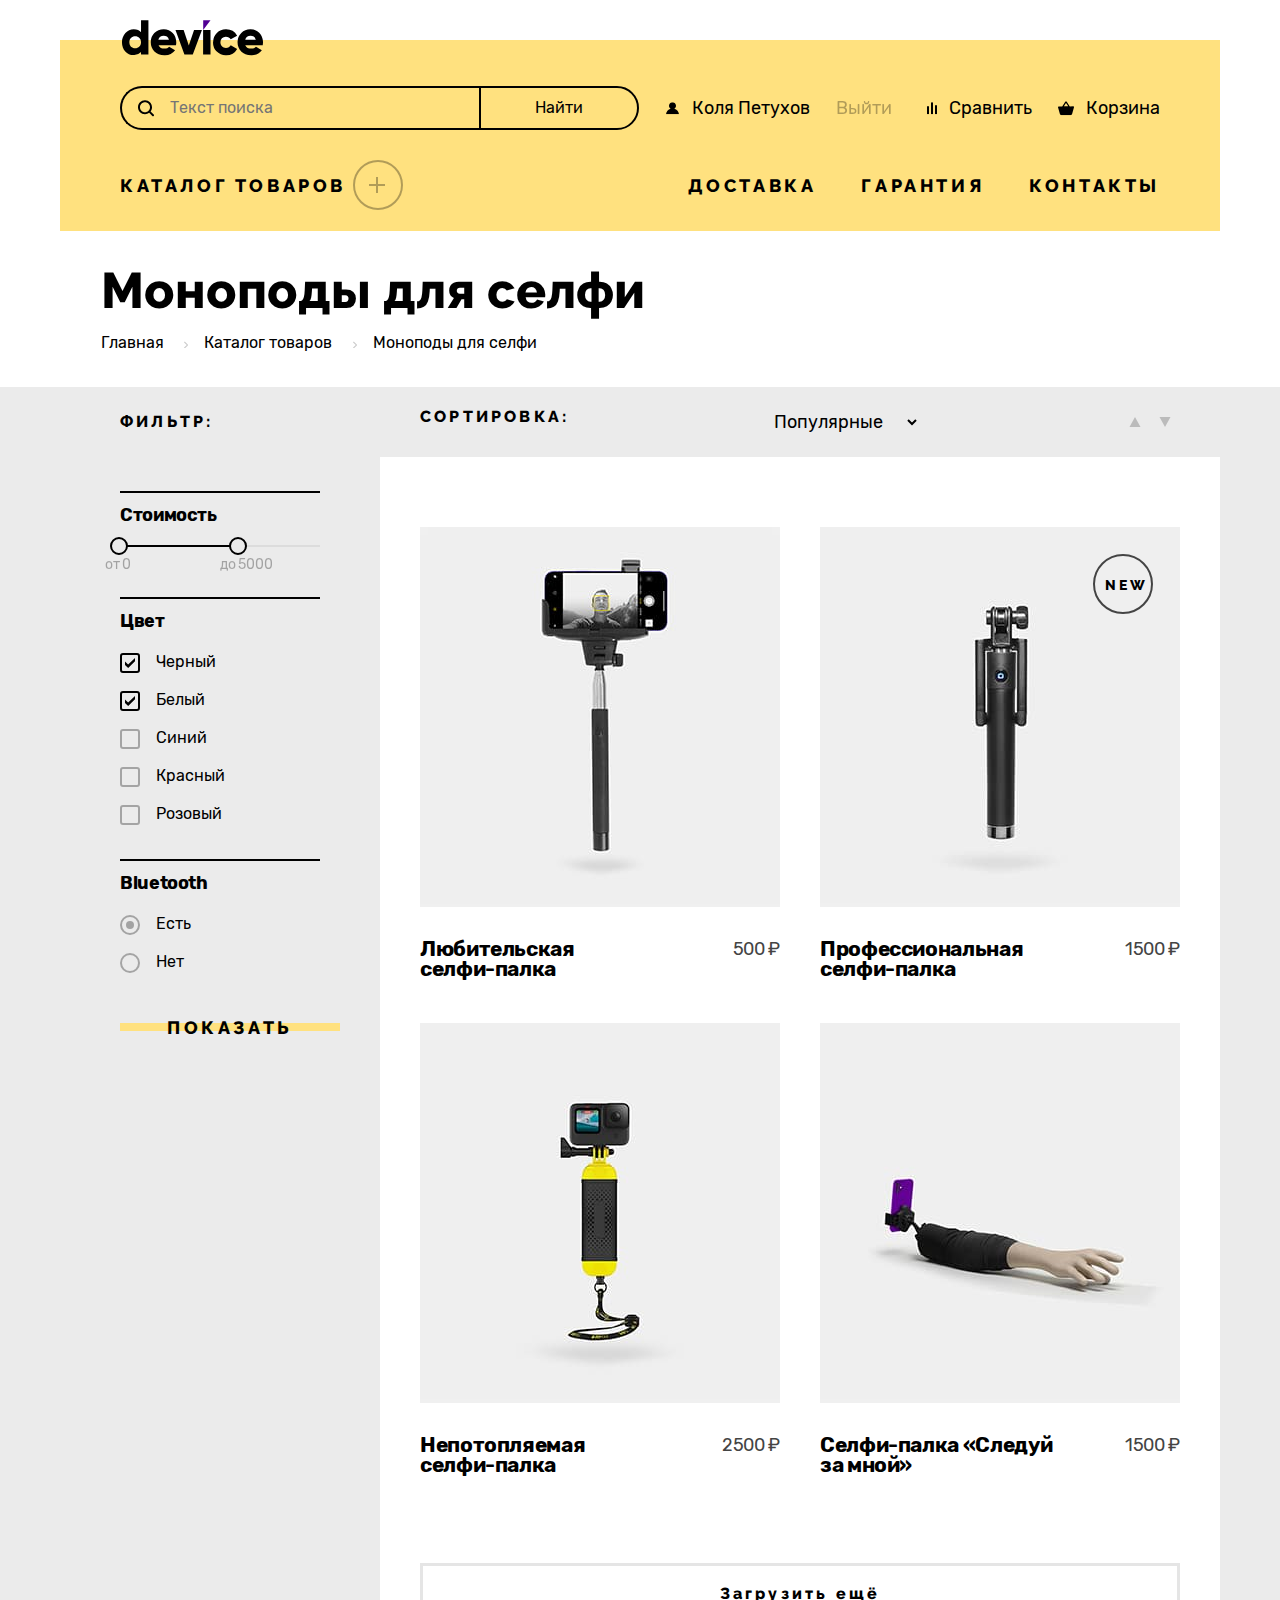
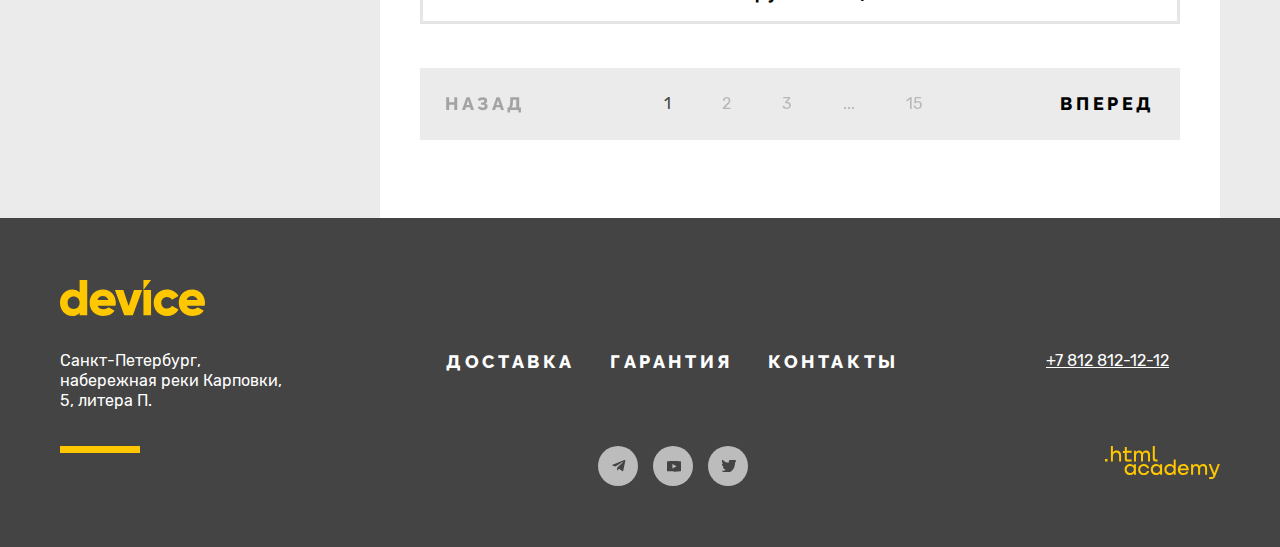
<file: 12/catalog.html>
<!DOCTYPE html>
<html lang="ru">
  <head>
    <meta charset="utf-8">
    <title>Девайс</title>
    <link rel="stylesheet" href="styles/styles.css">
    <base href="https://htmlacademy-htmlcss.github.io/2389537-device-1/12/">
</head>
  <body>
    <header class="page-header-catalog">
      <a class="logo-device-header" href="index.html">
        <img class="logo-device-header" src="images/logo.svg" width="145" height="36" alt="Логотип сайта Девайс.">
      </a>

    <div class="header-container">
    <div class="header-search-custom">
    <form class="site-search" action="https://echo.htmlacademy.ru/" method="get">
      <label for="search" class="visually-hidden">Поле поиска по сайту.</label>
      <input class="field" placeholder="Текст поиска" name="search" type="search" id="search">
      <span class="outline"></span>
      <button class="search" type="submit"><span class="search-button">Найти</span></button>
    </form>
  <nav class="navigation-custom">
   <ul class="custom-menu">
    <li class="navigation-custom-item">
      <a class="login-user" href="#">Коля Петухов</a>
    </li>

    <li class="navigation-custom-item-exit">
      <a class="login-user-out" href="#">Выйти</a>
    </li>
  </ul>

  <ul class="custom-menu">
    <li class="navigation-custom-item">
      <a class="compare-button" href="#">Сравнить</a>
    </li>

    <li class="navigation-custom-item navigation-custom-item-popover">
      <a class="cart-button " href="#">Корзина</a>
      <div class="popover popover-cart">
        <h2 class="visually-hidden">Корзина пользователя.</h2>
        <div class="popover-content">
        <ul class="cart-items-list">
        <li class="cart-item"><img class="slider-image-cart" src="images/catalog/product-1.jpg" width="39" height="43" alt="Любительская селфи-палка.">
          <p class="cart-item-title">Любительская селфи-палка</p>
          <button class="delete-cart" type="button"><span class="visually-hidden">Кнопка удалить из корзины.</span></button>
        </li>
        <li class="cart-item"><img class="slider-image-cart" src="images/catalog/product-2.jpg" width="39" height="43" alt="Профессиональная селфи-палка.">
          <p class="cart-item-title">Профессиональная селфи-палка</p>
          <button class="delete-cart" type="button"><span class="visually-hidden">Кнопка удалить из корзины.</span></button>
        </li>
        <div class="unification-cart">
        <span class="quantity-cart">Товаров: 2</span>
        <span class="amount-cart">Сумма: 2000 ₽</span>
        </div>
        </ul>
        <a class="open-cart" href="#">Открыть корзину</a>
        </div>
      </div>
      </li>
    </div>

      </div>
    </li>
    </ul>
  </nav>
  </div>

  <nav class="navigation-item">
    <ul class="navigation-list">
      <li class="navigation-item navigation-catalog">
        <a class="navigation-link navigation-link-catalog" href="#">Каталог товаров
          <div class="plus"></div></a>
        <ul class="header-categories-list">
          <li class="header-categories-item">
            <a class="header-categories-link" href="#">Виртуальная реальность</a>
          </li>
          <li class="header-categories-item">
            <a class="header-categories-link" href="#">Фитнес-браслеты</a>
          </li>
          <li class="header-categories-item">
            <a class="header-categories-link" href="#">Квадрокоптеры</a>
          </li>
          <li class="header-categories-item">
            <a class="header-categories-link" href="catalog.html">Моноподы для селфи</a>
          </li>
          <li class="header-categories-item">
            <a class="header-categories-link" href="#">Умные часы</a>
          </li>
          <li class="header-categories-item">
          </li>
          <li class="header-categories-item">
            <a class="header-categories-link" href="#">Экшн-камеры</a>
          </li>
        </ul>
      </li>
      <li class="navigation-item">
        <a class="navigation-link" href="#">Доставка</a>
      </li>
      <li class="navigation-item">
        <a class="navigation-link" href="#">Гарантия</a>
      </li>
      <li class="navigation-item">
        <a class="navigation-link" href="#">Контакты</a>
      </li>
    </ul>
    </nav>
        </div>
    </header>

    <main class="main-container main-inner">
      <div class="page-container">
      <div class="header-main">
      <h1 class="title-inner">Моноподы для селфи</h1>
      <ul class="breadcrumbs">
        <li class="breadcrumbs-item">
          <a class="breadcrumbs-link first-breadcrumbs" href="index.html">Главная</a>
        </li>
        <li class="breadcrumbs-item">
          <a class="breadcrumbs-link" href="#">Каталог товаров</a>
        </li>
        <li class="breadcrumbs-item">
          <a class="breadcrumbs-link breadcrumbs-link-current">Моноподы для селфи</a>
        </li>
      </ul>
      </div>

      <div class="catalog-container-color">
        <div class="catalog-container">
      <section class="catalog-filter-container">
        <h2 class="catalog-filter-subtitle">Фильтр:</h2>


      <form class="catalog-filter" action="https://echo.htmlacademy.ru/" method="get">

        <fieldset class="catalog-filter-group">
          <legend class="catalog-filter-title">Стоимость</legend>
          <div class="range">
            <div class="range-scale">
              <div class="range-bar" style="left: 1px; width: 115px">
                <button class="range-toggle toggle-min" type="button">
                  <span class="visually-hidden">Изменить минимальную цену.</span>
                </button>
                <button class="range-toggle toggle-max" type="button">
                  <span class="visually-hidden">Изменить максимальную цену.</span>
                </button>
              </div>
            </div>

            <div class="range-wrapper-inputs">
              <label class="catalog-filter-label filter-label-from">
                от <input class="range-input range-input-from" type="number" value="0" name="min-price">
              </label>
              <label class="catalog-filter-label filter-label-to">
                до <input class="range-input range-input-to" type="number" value="5000" name="max-price">
              </label>
            </div>
          </div>
        </fieldset>
        <fieldset class="catalog-filter-group">
        <legend class="catalog-filter-title">Цвет</legend>
        <ul class="catalog-filter-list">
          <li class="catalog-filter-item">
            <label class="control">
              <input class="visually-hidden control-input " type="checkbox" name="black" checked>
              <span class="control-mark"></span>
              <span class="control-label">Черный</span>
            </label>
          </li>
          <li class="catalog-filter-item">
            <label class="control">
              <input class="visually-hidden control-input " type="checkbox" name="white" checked>
              <span class="control-mark"></span>
              <span class="control-label">Белый</span>
            </label>
          </li>
          <li class="catalog-filter-item">
            <label class="control">
              <input class="visually-hidden control-input " type="checkbox" name="blue">
              <span class="control-mark"></span>
              <span class="control-label">Синий</span>
            </label>
          </li>
          <li class="catalog-filter-item">
            <label class="control">
              <input class="visually-hidden control-input " type="checkbox" name="red">
              <span class="control-mark"></span>
              <span class="control-label">Красный</span>
            </label>
          </li>
          <li class="catalog-filter-item">
            <label class="control">
              <input class="visually-hidden control-input" type="checkbox" name="pink">
              <span class="control-mark"></span>
              <span class="control-label">Розовый</span>
            </label>
          </li>
        </ul>
      </fieldset>

      <fieldset class="catalog-filter-group">
      <legend class="catalog-filter-title">Bluetooth</legend>
      <ul class="catalog-filter-list">
        <li class="catalog-filter-item">
          <label class="control">
            <input class="visually-hidden control-input" type="radio" name="choice-group" value="yes" checked>
            <span class="control-mark"></span>
            <span class="control-label">Есть</span>
          </label>

        </li>
        <li class="catalog-filter-item">
          <label class="control">
            <input class="visually-hidden control-input" type="radio" name="choice-group" value="no">
            <span class="control-mark"></span>
            <span class="control-label">Нет</span>
          </label>
        </li>
      </ul>
    </fieldset>

    <button class="button button-show" type="submit">Показать</button>
     </form>
      </section>

    <section class="product-group">
      <h2 class="visually-hidden">Карточки товаров.</h2>
     <div class="sorting">
      <p class="catalog-sorting">Сортировка:</p>
     <select class="select-control" aria-label="Сортировка">
      <option value="popular">Популярные</option>
      <option value="cheap">Дешёвые</option>
      <option value="expensive">Дорогие</option>
     </select>
    <div class="arrows-select">
    <a class="button-select" href="#">
      <span class="visually-hidden">Сортировка вверх</span>
    </a>
    <a class="button-select button-select-down" href="#">
      <span class="visually-hidden">Сортировка вниз</span>
    </a>
  </div>
     </div>

     <div class="product-container">
    <ul class="product-list">
     <li class="product-card">
      <a class="product-card-link" href="#">
        <img class="product-card-image" src="images/catalog/product-1.jpg" width="360" height="380" alt="Любительская селфи-палка.">
        <h3 class="product-card-title">Любительская<br> селфи-палка</h3>
        <span class="product-card-price">500 ₽</span>

      </a>
     </li>

     <li class="product-card">
      <a class="product-card-link new" href="#">
        <img class="product-card-image" src="images/catalog/product-2.jpg" width="360" height="380" alt="Профессиональная селфи-палка.">
        <h3 class="product-card-title">Профессиональная<br> селфи-палка</h3>
      <span class="product-card-price">1500 ₽</span>

    </a>
     </li>

     <li class="product-card">
      <a class="product-card-link" href="#">
        <img class="product-card-image" src="images/catalog/product-3.jpg" width="360" height="380" alt="Непотопляемая селфи-палка">
        <h3 class="product-card-title">Непотопляемая<br> селфи-палка</h3>
      <span class="product-card-price">2500 ₽</span>

    </a>
     </li>

     <li class="product-card">
      <a class="product-card-link" href="#">
        <img class="product-card-image" src="images/catalog/product-4.jpg" width="360" height="380" alt="Селфи-палка «Следуй за мной»">
        <h3 class="product-card-title">Селфи-палка «Следуй<br> за мной»</h3>
      <span class="product-card-price">1500 ₽</span>

    </a>
     </li>
    </ul>

    <div class="pagination-catalog">
    <button class="button-pagination-show-more" type="button">Загрузить ещё</button>

    <ul class="pagination">
      <li class="pagination-item">
        <a class="pagination-direction pagination-disabled">Назад</a>
      </li>

      <li class="pagination-item">
        <ol class="pagination-numbers">
          <li class="pagination-item-numbers">
            <a class="pagination-link pagination-current">1</a>
          </li>

          <li class="pagination-item-numbers">
             <a class="pagination-link" href="#">2</a>
          </li>

          <li class="pagination-item-numbers">
             <a class="pagination-link" href="#">3</a>
          </li>

          <li class="pagination-item-numbers">
            <a class="pagination-link" href="#">...</a>
          </li>

          <li class="pagination-item-numbers">
            <a class="pagination-link" href="#">15</a>
          </li>
    </ol>
  </li>
      <li class="pagination-item">
        <a class="pagination-direction" href="#">Вперед</a>
      </li>
    </ul>
    </div>
     </div>
      </section>
    </div>
    </div>
    </div>
    </main>


    <footer class="page-footer">
      <div class="footer-container">
        <a class="logo-device-link" href="index.html">
        <img class="footer-contacts-logo" src="images/logo-footer.svg" alt="Логотип Девайс.">
        </a>
        <section class="footer-contacts">
        <h2 class="visually-hidden">Контакты.</h2>

        <address class="footer-contacts-address">
          <p class="about-text-footer">Санкт-Петербург, набережная реки Карповки, 5, литера П.</p>
        </address>
      </section>

        <ul class="advantages-footer">
        <li class="advantages-item">
          <a class="advantages-link" href="#">Доставка</a>
        </li>
        <li class="advantages-item">
          <a class="advantages-link" href="#">Гарантия</a>
        </li>
        <li class="advantages-item">
          <a class="advantages-link" href="#">Контакты</a>
        </li>
        </ul>


      <a class="footer-contacts-address-phone" href="tel:+78128121212">+7 812 812-12-12</a>

      <div class="line-footer"></div>

      <ul class="footer-social">
        <li class="footer-social-item">
          <a class="social-link social-link-tg" href="https://t.me/htmlacademy">
          <span class="visually-hidden">Телеграм.</span>
          </a>
        </li>
        <li class="footer-social-item">
          <a class="social-link social-link-yt" href="https://www.youtube.com/user/htmlacademyru">
          <span class="visually-hidden">Youtube.</span>
          </a>
        </li>
        <li class="footer-social-item">
          <a class="social-link social-link-tw" href="https://twitter.com/htmlacademy_ru">
           <span class="visually-hidden">Твиттер.</span>
          </a>
        </li>
      </ul>

      <p class="academy-logo">
        <a class="htmlacademy-link" href="https://htmlacademy.ru/">
        </a>
      </p>

    </div>
    </footer>


  </body>
</html>
</file>
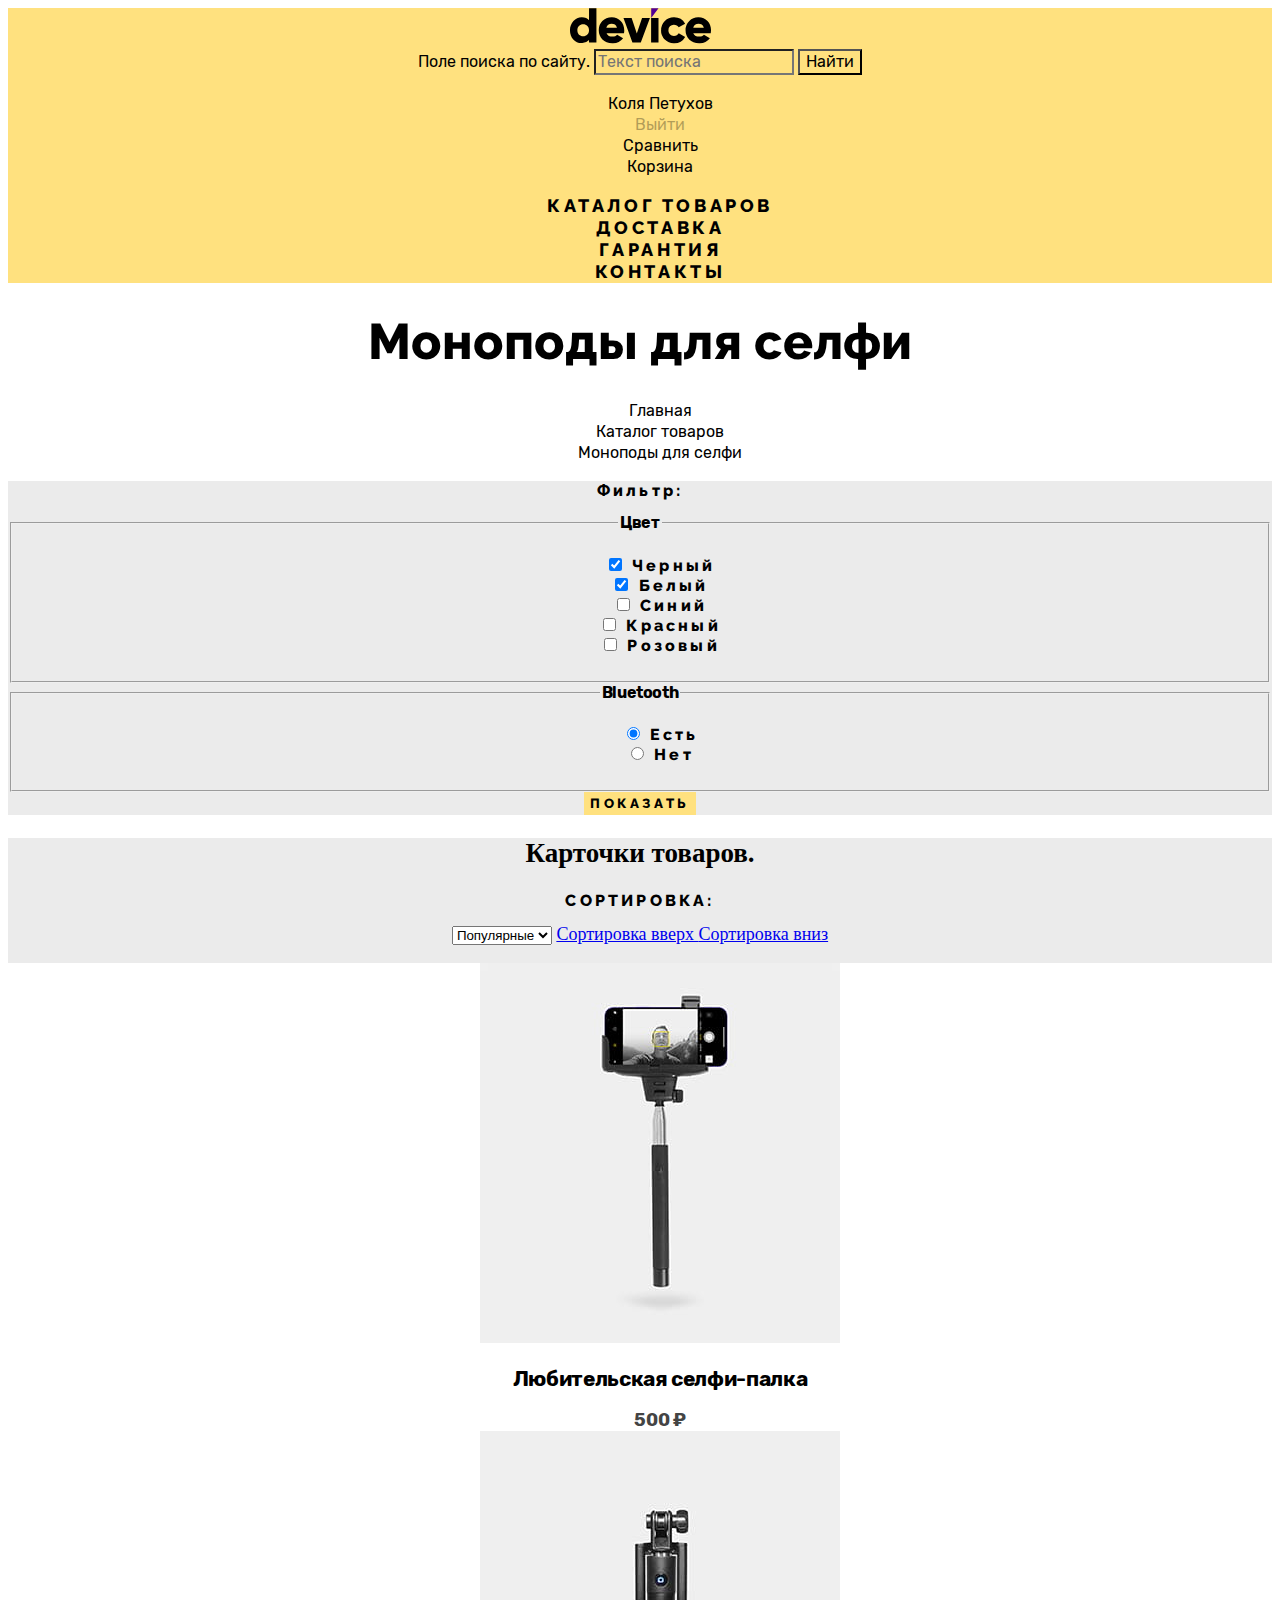
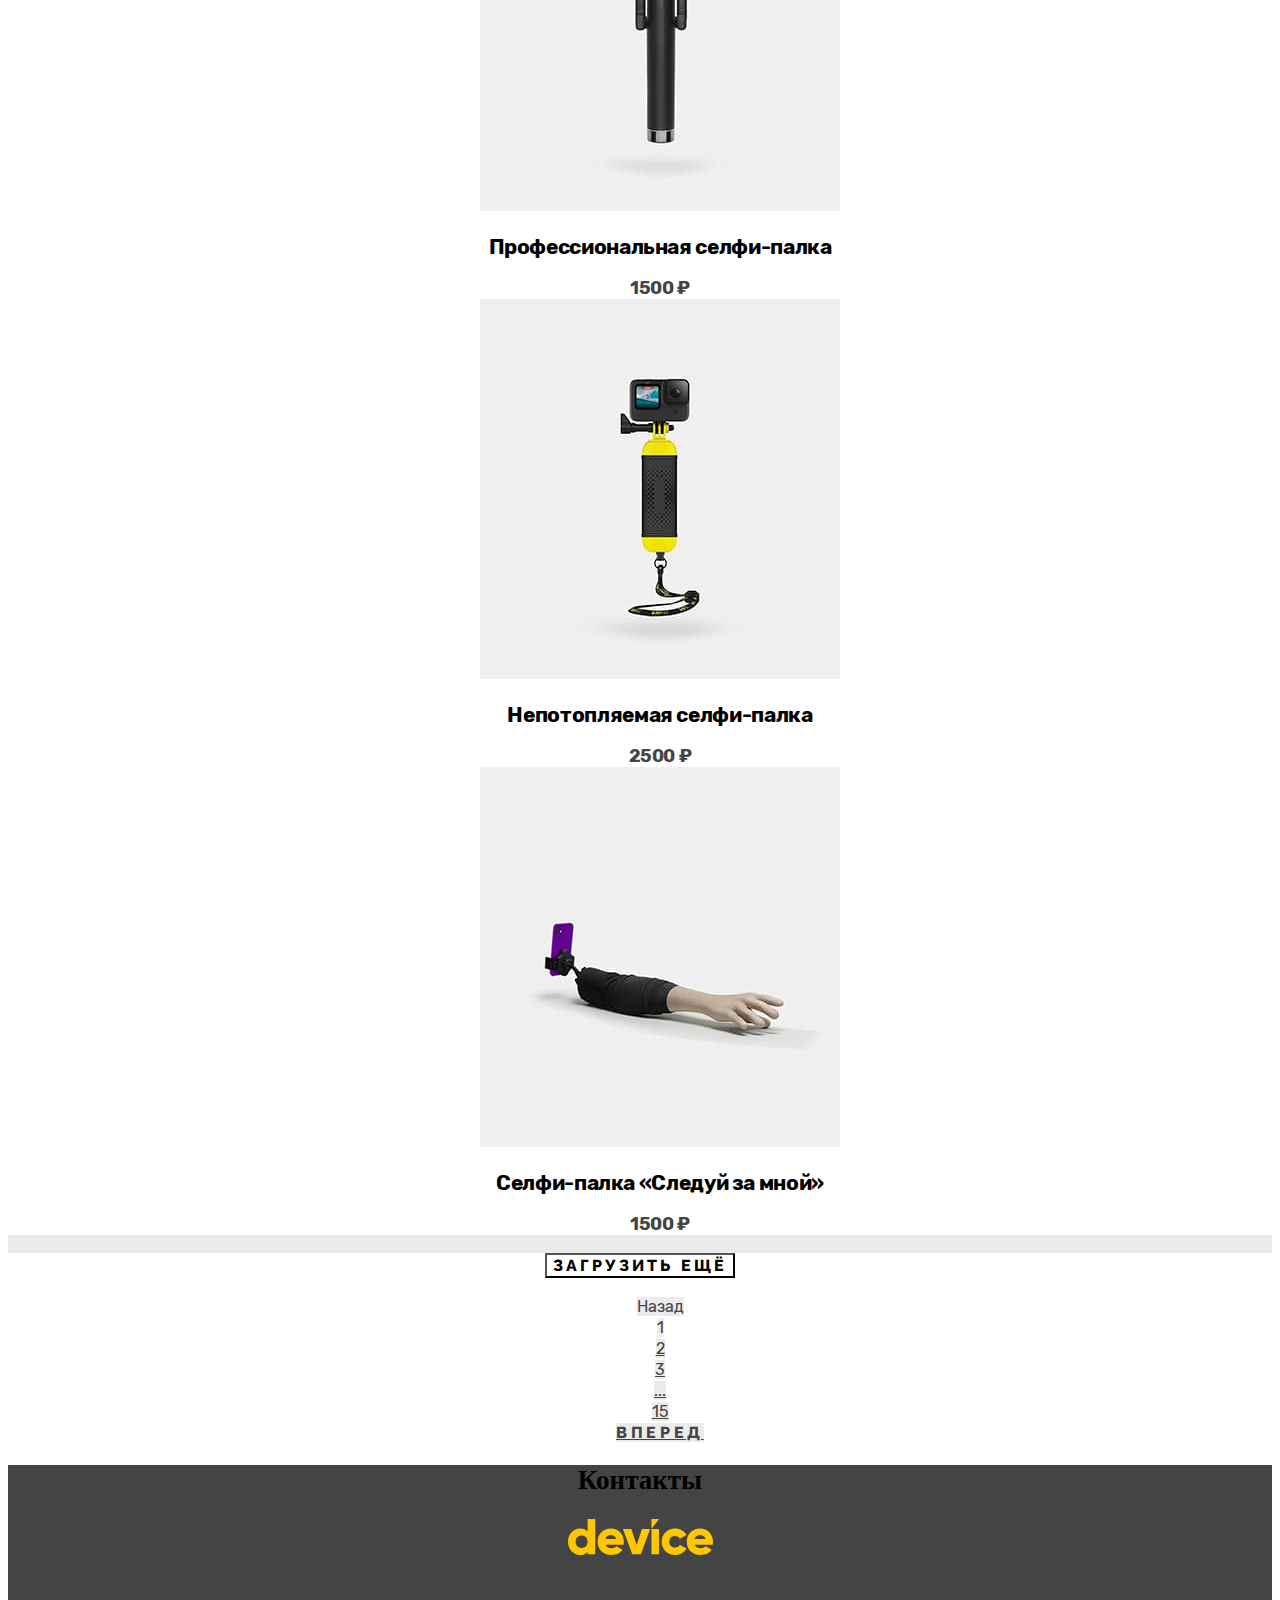
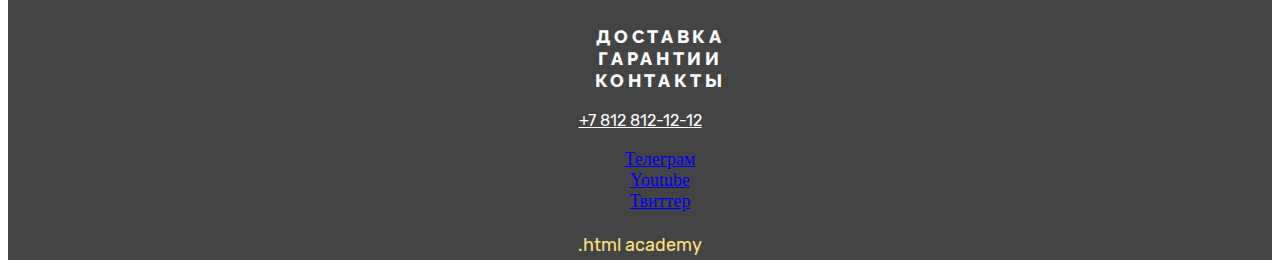
<file: 7/catalog.html>
<!DOCTYPE html>
<html lang="ru">
  <head>
    <meta charset="utf-8">
    <title>Девайс</title>
    <link rel="stylesheet" href="styles/styles.css">
    <base href="https://htmlacademy-htmlcss.github.io/2389537-device-1/7/">
</head>
  <body>
    <header class="page-header">
    <a class="logo-device-link" href="#">
      <img class="logo-device" src="images/logo.svg" width="145" height="36" alt="Логотип сайта Девайс."></a>
    <form class="search" action="https://echo.htmlacademy.ru/" method="get">
      <label for="search" class="visually-hidden">Поле поиска по сайту.</label>
      <input class="field" placeholder="Текст поиска" name="search" type="search" id="search">
      <button class="search visually-hidden" type="submit">Найти</button>
      <!--спросить-->
    </form>
  <nav class="navigation">
   <ul class="custom-menu">
    <li class="navigation-item">
      <a class="login-user" href="#">Коля Петухов</a>
    </li>

    <li class="navigation-item">
      <a class="login-user login-user-out" href="#">Выйти</a>
    </li>

    <li class="navigation-item">
      <a class="compare-button" href="#">
        <span class="compare">Сравнить</span>
        <!--проверить нужно ли-->
      </a>
    </li>

    <li class="navigation-item">
      <a class="cart-button" href="#">
        <span class="compare">Корзина</span>
      </a>
    </li>
    </ul>

    <ul class="navigation-list">
      <li class="navigation-item">
        <a class="navigation-link" href="#">Каталог товаров</a>
      </li>
      <li class="navigation-item">
        <a class="navigation-link" href="#">Доставка</a>
      </li>
      <li class="navigation-item">
        <a class="navigation-link" href="#">Гарантия</a>
      </li>
      <li class="navigation-item">
        <a class="navigation-link" href="#">Контакты</a>
      </li>
    </ul>

</nav>
    </header>
    <main class="main-inner">
      <h1 class="title-inner">Моноподы для селфи</h1>
      <ul class="breadcrumbs">
        <li class="breadcrumbs-item">
          <a class="breadcrumbs-link" href="index.html">Главная</a>
        </li>
        <li class="breadcrumbs-item">
          <a class="breadcrumbs-link" href="#">Каталог товаров</a>
        </li>
        <li class="breadcrumbs-item">
          <a class="breadcrumbs-link-current">Моноподы для селфи</a>
        </li>
      </ul>

      <section class="catalog-filter">
        <h2 class="catalog-filter">Фильтр:</h2>

      <form class="catalog-filter" action="https://echo.htmlacademy.ru/" method="get">

        <fieldset class="catalog-filter-group">
        <legend class="catalog-filter-title">Цвет</legend>
        <ul class="catalog-filter-list">
          <li class="catalog-filter-item">
            <label class="control">
              <input class="control-input" type="checkbox" name="black" checked> Черный
            </label>
          </li>
          <li class="catalog-filter-item">
            <label class="control">
              <input class="control-input" type="checkbox" name="white" checked> Белый
            </label>
          </li>
          <li class="catalog-filter-item">
            <label class="control">
              <input class="control-input" type="checkbox" name="blue"> Синий
            </label>
          </li>
          <li class="catalog-filter-item">
            <label class="control">
              <input class="control-input" type="checkbox" name="red"> Красный
            </label>
          </li>
          <li class="catalog-filter-item">
            <label class="control">
              <input class="control-input" type="checkbox" name="pink"> Розовый
            </label>
          </li>
        </ul>
      </fieldset>

      <fieldset class="catalog-filter-group">
      <legend class="catalog-filter-title">Bluetooth</legend>
      <ul class="catalog-filter-list">
        <li class="catalog-filter-item">
          <label class="control">
            <input class="control-input" type="radio" name="choice-group" value="yes" checked>

        Есть
          </label>
        </li>
        <li class="catalog-filter-item">
          <label class="control">
            <input class="control-input" type="radio" name="choice-group" value="no" >

        Нет
          </label>
        </li>
      </ul>
    </fieldset>

    <button class="button button-show" type="submit">Показать</button>
     </form>
      </section>

    <section class="product-cards">
      <h2 class="visually-hidden">Карточки товаров.</h2>
     <div class="select-control">
      <h2 class="catalog-sorting">Сортировка:</h2>
     <select class="select-control" aria-label="Сортировка">
      <option value="popular">Популярные</option>
      <option value="cheap">Дешёвые</option>
      <option value="expensive">Дорогие</option>
     </select>

    <a class="button" href="#">
      <span class="visually-hidden">Сортировка вверх</span>
    </a>
    <a class="button" href="#">
      <span class="visually-hidden">Сортировка вниз</span>
    </a>
     </div>

    <ul class="product-list">
     <li class="product-card">
      <a class="product-card-link" href="#">
        <img class="product-card-image" src="images/catalog/product-1.jpg" width="360" height="380" alt="Любительская селфи-палка.">
        <h3 class="product-card-title">Любительская селфи-палка</h3>
      <b class="product-card-price">500 ₽</b>
      </a>
     </li>
     <li class="product-card">
      <a class="product-card-link" href="#">
        <img class="product-card-image" src="images/catalog/product-2.jpg" width="360" height="380" alt="Профессиональная селфи-палка.">
        <h3 class="product-card-title">Профессиональная селфи-палка </h3>
      <b class="product-card-price">1500 ₽</b>
      </a>
     </li><li class="product-card">
      <a class="product-card-link" href="#">
        <img class="product-card-image" src="images/catalog/product-3.jpg" width="360" height="380" alt="Непотопляемая селфи-палка">
        <h3 class="product-card-title">Непотопляемая селфи-палка</h3>
      <b class="product-card-price">2500 ₽</b>
      </a>
     </li><li class="product-card">
      <a class="product-card-link" href="#">
        <img class="product-card-image" src="images/catalog/product-4.jpg" width="360" height="380" alt="Селфи-палка «Следуй за мной»">
        <h3 class="product-card-title">Селфи-палка «Следуй за мной»</h3>
      <b class="product-card-price">1500 ₽</b>
      </a>
     </li>
    </ul>

    <div class="pagination-catalog">
    <button class="button-pagination-show-more" type="button">Загрузить ещё</button>

    <ul class="pagination">
      <li class="pagination-item">
        <a class="pagination-link pagination-prev pagination-disabled">Назад</a>
      </li>
      <li class="pagination-item">
        <a class="pagination-link pagination-current">1</a>
      </li>
      <li class="pagination-item">
        <a class="pagination-link" href="#">2</a>
      </li>
      <li class="pagination-item">
        <a class="pagination-link" href="#">3</a>
      </li>
      <li class="pagination-item">
        <a class="pagination-link" href="#">...</a>
      </li>
      <li class="pagination-item">
        <a class="pagination-link" href="#">15</a>
      </li>
      <li class="pagination-item">
        <a class="pagination-link pagination-next" href="#">
          <span class="indicator">Вперед</span>
        </a>
      </li>
    </ul>
  </div>
      </section>
    </main>
    <footer class="page-footer">
      <section class="footer-contacts">
        <h2 class="visually-hidden">Контакты</h2>
        <img class="footer-contacts-logo" src="images/logo-footer.svg" alt="Логотип Девайс.">
        <address class="footer-contacts-address">
          <p class="about-text">Санкт-Петербург, набережная реки Карповки, 5, литера П.</p>
        </address>
      </section>

      <section class="advantages-footer">
        <ul class="advantages-footer">
        <li class="advantages-item">
          <a class="advantages-link" href="#">Доставка</a>
        </li>
        <li class="advantages-item">
          <a class="advantages-link" href="#">Гарантии</a>
        </li>
        <li class="advantages-item">
          <a class="advantages-link" href="#">Контакты</a>
        </li>
        </ul>
      </section>

      <a class="footer-contacts-address-phone" href="tel:+78128121212">+7 812 812-12-12</a>

      <section class="footer-social">
      <ul class="footer-social-list">
        <li class="footer-social-item">
          <a class="button" href="#">
            <span class="visually-hidden">Телеграм</span>
          </a>
        </li>
        <li class="footer-social-item">
          <a class="button" href="#">
            <span class="visually-hidden">Youtube</span>
          </a>
        </li>
        <li class="footer-social-item">
          <a class="button" href="#">
            <span class="visually-hidden">Твиттер</span>
          </a>
        </li>
      </ul>
      <p class="about-text"><a class="htmlacademy-link" href="https://htmlacademy.ru/">.html academy</a>
      </p>
      </section>
    </footer>


  </body>
</html>
</file>
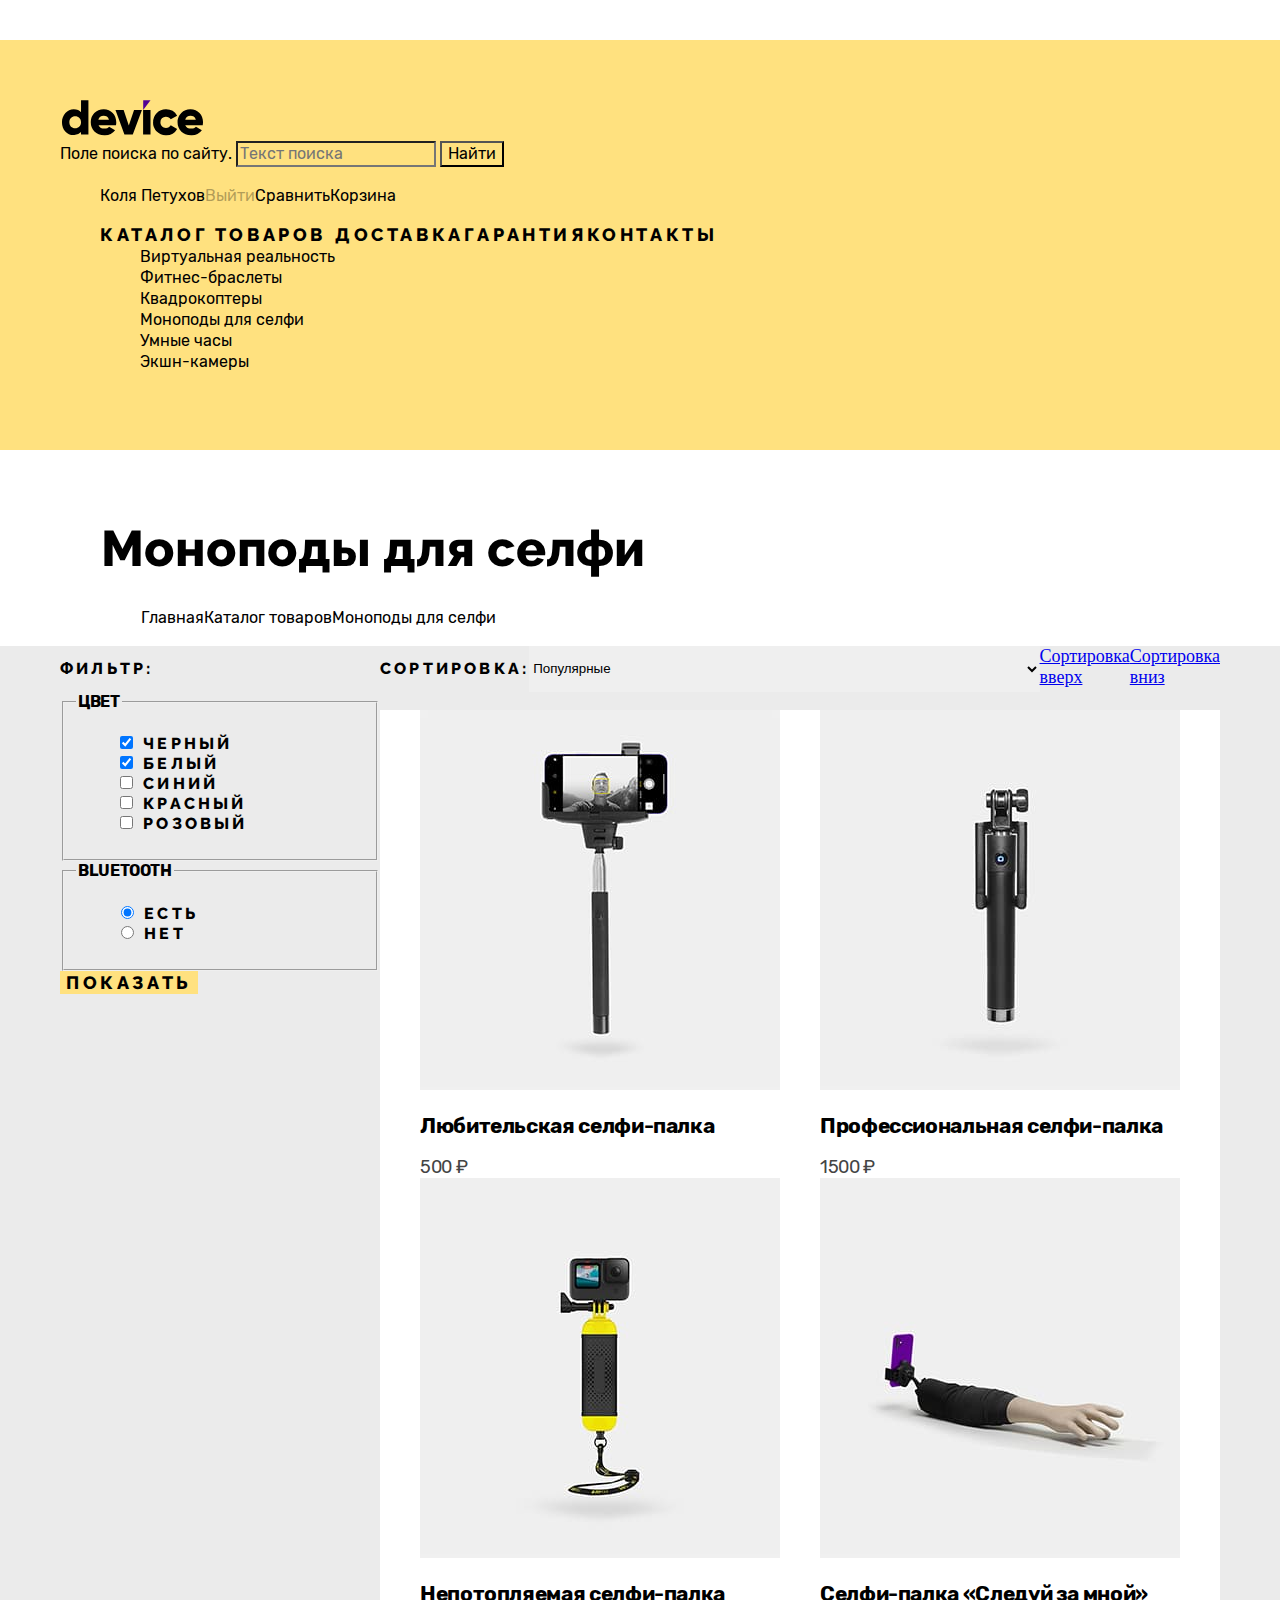
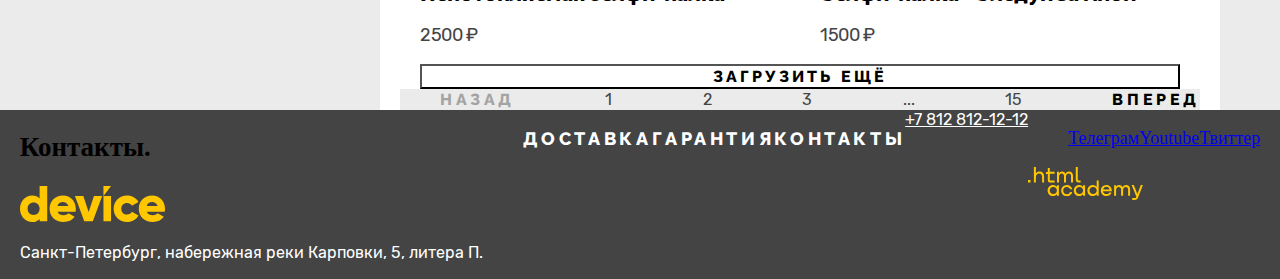
<file: 8/catalog.html>
<!DOCTYPE html>
<html lang="ru">
  <head>
    <meta charset="utf-8">
    <title>Девайс</title>
    <link rel="stylesheet" href="styles/styles.css">
    <base href="https://htmlacademy-htmlcss.github.io/2389537-device-1/8/">
</head>
  <body>
    <header class="page-header">
      <div class="header-container">
    <a class="logo-device-link" href="index.html">
      <img class="logo-device" src="images/logo.svg" width="145" height="36" alt="Логотип сайта Девайс.">
    </a>
    <form class="search" action="https://echo.htmlacademy.ru/" method="get">
      <label for="search" class="visually-hidden">Поле поиска по сайту.</label>
      <input class="field" placeholder="Текст поиска" name="search" type="search" id="search">
      <button class="search visually-hidden" type="submit">Найти</button>
    </form>

  <nav class="navigation-custom">
   <ul class="custom-menu">
    <li class="navigation-item">
      <a class="login-user" href="#">Коля Петухов</a>
    </li>

    <li class="navigation-item">
      <a class="login-user login-user-out" href="#">Выйти</a>
    </li>

    <li class="navigation-item">
      <a class="compare-button" href="#">
        <span class="compare">Сравнить</span>
        <!--проверить нужно ли-->
      </a>
    </li>

    <li class="navigation-item">
      <a class="cart-button" href="#">
        <span class="compare">Корзина</span>
      </a>
    </li>
    </ul>
  </nav>

  <nav class="navigation-item">
    <ul class="navigation-list">
      <li class="navigation-item">
        <a class="navigation-link" href="#">Каталог товаров</a>
        <ul class="header-categories-list">
          <li class="header-categories-item">
            <a class="header-categories-link" href="#">Виртуальная реальность</a>
          </li>
          <li class="header-categories-item">
            <a class="header-categories-link" href="#">Фитнес-браслеты</a>
          </li>
          <li class="header-categories-item">
            <a class="header-categories-link" href="#">Квадрокоптеры</a>
          </li>
          <li class="header-categories-item">
            <a class="header-categories-link" href="catalog.html">Моноподы для селфи</a>
          </li>
          <li class="header-categories-item">
            <a class="header-categories-link" href="#">Умные часы</a>
          </li>
          <li class="header-categories-item">
            <a class="header-categories-link" href="#">Экшн-камеры</a>
          </li>
        </ul>
      </li>
      <li class="navigation-item">
        <a class="navigation-link" href="#">Доставка</a>
      </li>
      <li class="navigation-item">
        <a class="navigation-link" href="#">Гарантия</a>
      </li>
      <li class="navigation-item">
        <a class="navigation-link" href="#">Контакты</a>
      </li>
    </ul>
    </nav>
        </div>
    </header>

    <main class="main-container main-inner">
      <div class="page-container">
      <div class="breadcrumbs-container">
      <h1 class="title-inner">Моноподы для селфи</h1>
      <ul class="breadcrumbs">
        <li class="breadcrumbs-item">
          <a class="breadcrumbs-link" href="index.html">Главная</a>
        </li>
        <li class="breadcrumbs-item">
          <a class="breadcrumbs-link" href="#">Каталог товаров</a>
        </li>
        <li class="breadcrumbs-item">
          <a class="breadcrumbs-link-current">Моноподы для селфи</a>
        </li>
      </ul>
      </div>

      <div class="catalog-container-color">
        <div class="catalog-container">
      <section class="catalog-filter">
        <h2 class="catalog-filter">Фильтр:</h2>

      <form class="catalog-filter" action="https://echo.htmlacademy.ru/" method="get">

        <fieldset class="catalog-filter-group">
        <legend class="catalog-filter-title">Цвет</legend>
        <ul class="catalog-filter-list">
          <li class="catalog-filter-item">
            <label class="control">
              <input class="control-input" type="checkbox" name="black" checked> Черный
            </label>
          </li>
          <li class="catalog-filter-item">
            <label class="control">
              <input class="control-input" type="checkbox" name="white" checked> Белый
            </label>
          </li>
          <li class="catalog-filter-item">
            <label class="control">
              <input class="control-input" type="checkbox" name="blue"> Синий
            </label>
          </li>
          <li class="catalog-filter-item">
            <label class="control">
              <input class="control-input" type="checkbox" name="red"> Красный
            </label>
          </li>
          <li class="catalog-filter-item">
            <label class="control">
              <input class="control-input" type="checkbox" name="pink"> Розовый
            </label>
          </li>
        </ul>
      </fieldset>

      <fieldset class="catalog-filter-group">
      <legend class="catalog-filter-title">Bluetooth</legend>
      <ul class="catalog-filter-list">
        <li class="catalog-filter-item">
          <label class="control">
            <input class="control-input" type="radio" name="choice-group" value="yes" checked>

        Есть
          </label>
        </li>
        <li class="catalog-filter-item">
          <label class="control">
            <input class="control-input" type="radio" name="choice-group" value="no" >

        Нет
          </label>
        </li>
      </ul>
    </fieldset>

    <button class="button button-show" type="submit">Показать</button>
     </form>
      </section>

    <section class="product-card">
      <h2 class="visually-hidden" hidden>Карточки товаров.</h2>
     <div class="select-control">
      <h2 class="catalog-sorting">Сортировка:</h2>
     <select class="select-control" aria-label="Сортировка">
      <option value="popular">Популярные</option>
      <option value="cheap">Дешёвые</option>
      <option value="expensive">Дорогие</option>
     </select>

    <a class="button" href="#">
      <span class="visually-hidden">Сортировка вверх</span>
    </a>
    <a class="button" href="#">
      <span class="visually-hidden">Сортировка вниз</span>
    </a>
     </div>

     <div class="product-container">
    <ul class="product-list">
    <div class="product-group">
     <li class="product-card">
      <a class="product-card-link" href="#">
        <img class="product-card-image" src="images/catalog/product-1.jpg" width="360" height="380" alt="Любительская селфи-палка.">
        <h3 class="product-card-title">Любительская селфи-палка</h3>
        <span class="product-card-price">500 ₽</span>
      </a>
     </li>

     <li class="product-card">
      <a class="product-card-link" href="#">
        <img class="product-card-image" src="images/catalog/product-2.jpg" width="360" height="380" alt="Профессиональная селфи-палка.">
        <h3 class="product-card-title">Профессиональная селфи-палка </h3>
      <span class="product-card-price">1500 ₽</span>
      </a>
     </li>
    </div>

    <div class="product-group">
     <li class="product-card">
      <a class="product-card-link" href="#">
        <img class="product-card-image" src="images/catalog/product-3.jpg" width="360" height="380" alt="Непотопляемая селфи-палка">
        <h3 class="product-card-title">Непотопляемая селфи-палка</h3>
      <span class="product-card-price">2500 ₽</span>
      </a>
     </li>

     <li class="product-card">
      <a class="product-card-link" href="#">
        <img class="product-card-image" src="images/catalog/product-4.jpg" width="360" height="380" alt="Селфи-палка «Следуй за мной»">
        <h3 class="product-card-title">Селфи-палка «Следуй за мной»</h3>
      <span class="product-card-price">1500 ₽</span>
      </a>
     </li>
    </div>
    </ul>


    <div class="pagination-catalog">
    <button class="button-pagination-show-more" type="button">Загрузить ещё</button>

    <ul class="pagination">
      <li class="pagination-item">
        <a class="pagination-link pagination-direction pagination-disabled">Назад</a>
      </li>

      <li class="pagination-item">
        <a class="pagination-link pagination-current">1</a>
      </li>

      <li class="pagination-item">
        <a class="pagination-link" href="#">2</a>
      </li>
      <li class="pagination-item">
        <a class="pagination-link" href="#">3</a>
      </li>

      <li class="pagination-item">
        <a class="pagination-link" href="#">...</a>
      </li>
      <li class="pagination-item">
        <a class="pagination-link" href="#">15</a>
      </li>

      <li class="pagination-item">
        <a class="pagination-link pagination-direction" href="#">Вперед</a>
      </li>
    </ul>
    </div>
     </div>
      </section>
    </div>
    </div>
    </div>
    </main>


    <footer class="page-footer">
      <div class="footer-container">
      <section class="footer-contacts">
        <h2 class="visually-hidden">Контакты.</h2>
        <a class="logo-device-link" href="index.html">
        <img class="footer-contacts-logo" src="images/logo-footer.svg" alt="Логотип Девайс.">
        </a>
        <address class="footer-contacts-address">
          <p class="about-text-footer">Санкт-Петербург, набережная реки Карповки, 5, литера П.</p>
        </address>
      </section>

      <section class="advantages-footer">
        <ul class="advantages-footer">
        <li class="advantages-item">
          <a class="advantages-link" href="#">Доставка</a>
        </li>
        <li class="advantages-item">
          <a class="advantages-link" href="#">Гарантия</a>
        </li>
        <li class="advantages-item">
          <a class="advantages-link" href="#">Контакты</a>
        </li>
        </ul>
      </section>

      <a class="footer-contacts-address-phone" href="tel:+78128121212">+7 812 812-12-12</a>

      <section class="footer-social">
      <ul class="footer-social-list">
        <li class="footer-social-item">
          <a class="button" href="https://t.me/htmlacademy">
            <span class="visually-hidden">Телеграм</span>
          </a>
        </li>
        <li class="footer-social-item">
          <a class="button" href="https://www.youtube.com/user/htmlacademyru">
            <span class="visually-hidden">Youtube</span>
          </a>
        </li>
        <li class="footer-social-item">
          <a class="button" href="https://twitter.com/htmlacademy_ru">
            <span class="visually-hidden">Твиттер</span>
          </a>
        </li>
      </ul>
      <p class="about-text">
        <a class="htmlacademy-link" href="https://htmlacademy.ru/">
        <img class="htmlacademy" src="images/html.svg" alt="Сайт htmlacademy.">
        </a>
      </p>
      </section>
    </div>
    </footer>


  </body>
</html>
</file>
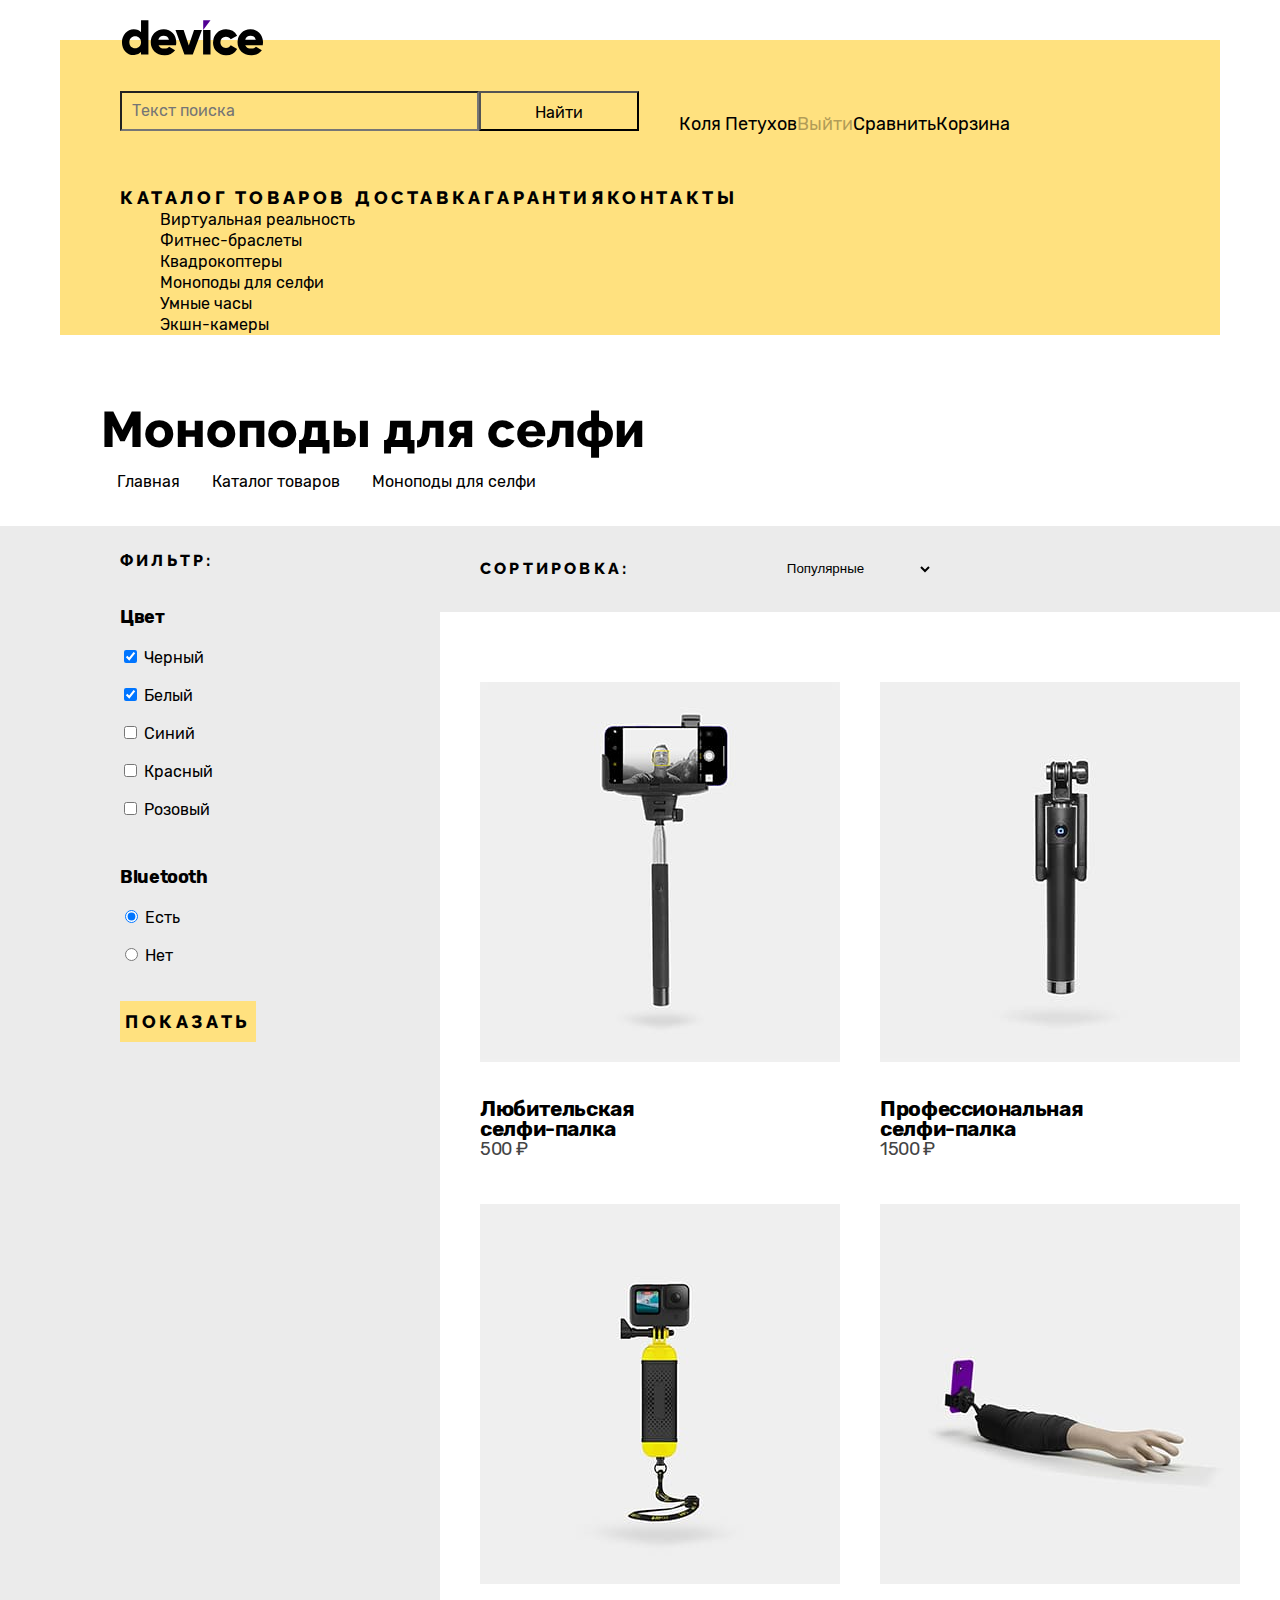
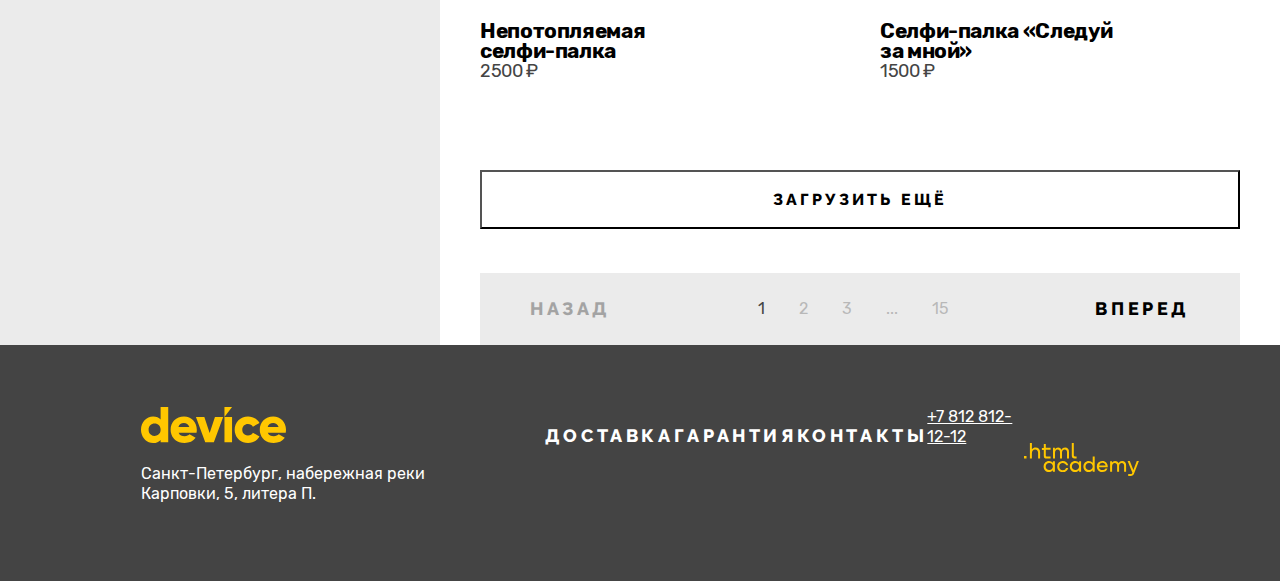
<file: 9/catalog.html>
<!DOCTYPE html>
<html lang="ru">
  <head>
    <meta charset="utf-8">
    <title>Девайс</title>
    <link rel="stylesheet" href="styles/styles.css">
    <base href="https://htmlacademy-htmlcss.github.io/2389537-device-1/9/">
</head>
  <body>
    <header class="page-header">
      <div class="header-container">
    <a class="logo-device-link" href="index.html">
      <img class="logo-device" src="images/logo.svg" width="145" height="36" alt="Логотип сайта Девайс.">
    </a>

    <div class="header-search-custom">
    <form class="site-search" action="https://echo.htmlacademy.ru/" method="get">
      <label for="search" class="visually-hidden">Поле поиска по сайту.</label>
      <input class="field" placeholder="Текст поиска" name="search" type="search" id="search">
      <button class="search" type="submit">Найти</button>
    </form>
  <nav class="navigation-custom">
   <ul class="custom-menu">
    <li class="navigation-item">
      <a class="login-user" href="#">Коля Петухов</a>
    </li>

    <li class="navigation-item">
      <a class="login-user login-user-out" href="#">Выйти</a>
    </li>

    <li class="navigation-item">
      <a class="compare-button" href="#">
        <span class="compare">Сравнить</span>
        <!--проверить нужно ли-->
      </a>
    </li>

    <li class="navigation-item">
      <a class="cart-button" href="#">
        <span class="compare">Корзина</span>
      </a>
    </li>
    </ul>
  </nav>
  </div>

  <nav class="navigation-item">
    <ul class="navigation-list">
      <li class="navigation-item">
        <a class="navigation-link" href="#">Каталог товаров</a>
        <ul class="header-categories-list">
          <li class="header-categories-item">
            <a class="header-categories-link" href="#">Виртуальная реальность</a>
          </li>
          <li class="header-categories-item">
            <a class="header-categories-link" href="#">Фитнес-браслеты</a>
          </li>
          <li class="header-categories-item">
            <a class="header-categories-link" href="#">Квадрокоптеры</a>
          </li>
          <li class="header-categories-item">
            <a class="header-categories-link" href="catalog.html">Моноподы для селфи</a>
          </li>
          <li class="header-categories-item">
            <a class="header-categories-link" href="#">Умные часы</a>
          </li>
          <li class="header-categories-item">
            <a class="header-categories-link" href="#">Экшн-камеры</a>
          </li>
        </ul>
      </li>
      <li class="navigation-item">
        <a class="navigation-link" href="#">Доставка</a>
      </li>
      <li class="navigation-item">
        <a class="navigation-link" href="#">Гарантия</a>
      </li>
      <li class="navigation-item">
        <a class="navigation-link" href="#">Контакты</a>
      </li>
    </ul>
    </nav>
        </div>
    </header>

    <main class="main-container main-inner">
      <div class="page-container">
      <div class="header-main">
      <h1 class="title-inner">Моноподы для селфи</h1>
      <ul class="breadcrumbs">
        <li class="breadcrumbs-item">
          <a class="breadcrumbs-link" href="index.html">Главная</a>
        </li>
        <li class="breadcrumbs-item">
          <a class="breadcrumbs-link" href="#">Каталог товаров</a>
        </li>
        <li class="breadcrumbs-item">
          <a class="breadcrumbs-link breadcrumbs-link-current">Моноподы для селфи</a>
        </li>
      </ul>
      </div>

      <div class="catalog-container-color">
        <div class="catalog-container">
      <section class="catalog-filter-container">
        <h2 class="catalog-filter-subtitle">Фильтр:</h2>

      <form class="catalog-filter" action="https://echo.htmlacademy.ru/" method="get">

        <fieldset class="catalog-filter-group">
        <legend class="catalog-filter-title">Цвет</legend>
        <ul class="catalog-filter-list">
          <li class="catalog-filter-item">
            <label class="control">
              <input class="control-input" type="checkbox" name="black" checked> Черный
            </label>
          </li>
          <li class="catalog-filter-item">
            <label class="control">
              <input class="control-input" type="checkbox" name="white" checked> Белый
            </label>
          </li>
          <li class="catalog-filter-item">
            <label class="control">
              <input class="control-input" type="checkbox" name="blue"> Синий
            </label>
          </li>
          <li class="catalog-filter-item">
            <label class="control">
              <input class="control-input" type="checkbox" name="red"> Красный
            </label>
          </li>
          <li class="catalog-filter-item">
            <label class="control">
              <input class="control-input" type="checkbox" name="pink"> Розовый
            </label>
          </li>
        </ul>
      </fieldset>

      <fieldset class="catalog-filter-group">
      <legend class="catalog-filter-title">Bluetooth</legend>
      <ul class="catalog-filter-list">
        <li class="catalog-filter-item">
          <label class="control">
            <input class="control-input" type="radio" name="choice-group" value="yes" checked>

        Есть
          </label>
        </li>
        <li class="catalog-filter-item">
          <label class="control">
            <input class="control-input" type="radio" name="choice-group" value="no" >

        Нет
          </label>
        </li>
      </ul>
    </fieldset>

    <button class="button button-show" type="submit">Показать</button>
     </form>
      </section>

    <section class="product-group">
      <h2 class="visually-hidden">Карточки товаров.</h2>
     <div class="sorting">
      <h2 class="catalog-sorting">Сортировка:</h2>
     <select class="select-control" aria-label="Сортировка">
      <option value="popular">Популярные</option>
      <option value="cheap">Дешёвые</option>
      <option value="expensive">Дорогие</option>
     </select>

    <a class="button" href="#">
      <span class="visually-hidden">Сортировка вверх</span>
    </a>
    <a class="button" href="#">
      <span class="visually-hidden">Сортировка вниз</span>
    </a>
     </div>

     <div class="product-container">
    <ul class="product-list">
     <li class="product-card">
      <a class="product-card-link" href="#">
        <img class="product-card-image" src="images/catalog/product-1.jpg" width="360" height="380" alt="Любительская селфи-палка.">
        <h3 class="product-card-title">Любительская<br> селфи-палка</h3>
        <span class="product-card-price">500 ₽</span>

      </a>
     </li>

     <li class="product-card">
      <a class="product-card-link" href="#">
        <img class="product-card-image" src="images/catalog/product-2.jpg" width="360" height="380" alt="Профессиональная селфи-палка.">
        <h3 class="product-card-title">Профессиональная<br> селфи-палка</h3>
      <span class="product-card-price">1500 ₽</span>

    </a>
     </li>

     <li class="product-card">
      <a class="product-card-link" href="#">
        <img class="product-card-image" src="images/catalog/product-3.jpg" width="360" height="380" alt="Непотопляемая селфи-палка">
        <h3 class="product-card-title">Непотопляемая<br> селфи-палка</h3>
      <span class="product-card-price">2500 ₽</span>

    </a>
     </li>

     <li class="product-card">
      <a class="product-card-link" href="#">
        <img class="product-card-image" src="images/catalog/product-4.jpg" width="360" height="380" alt="Селфи-палка «Следуй за мной»">
        <h3 class="product-card-title">Селфи-палка «Следуй<br> за мной»</h3>
      <span class="product-card-price">1500 ₽</span>

    </a>
     </li>
    </ul>


    <div class="pagination-catalog">
    <button class="button-pagination-show-more" type="button">Загрузить ещё</button>

    <ul class="pagination">
      <li class="pagination-item">
        <a class="pagination-direction pagination-disabled">Назад</a>
      </li>

      <li class="pagination-item">
        <ol class="pagination-numbers">
          <li class="pagination-item-numbers">
            <a class="pagination-link pagination-current">1</a>
          </li>

          <li class="pagination-item-numbers">
             <a class="pagination-link" href="#">2</a>
          </li>

          <li class="pagination-item-numbers">
             <a class="pagination-link" href="#">3</a>
          </li>

          <li class="pagination-item-numbers">
            <a class="pagination-link" href="#">...</a>
          </li>

          <li class="pagination-item-numbers">
            <a class="pagination-link" href="#">15</a>
          </li>
    </ol>
  </li>
      <li class="pagination-item">
        <a class="pagination-direction" href="#">Вперед</a>
      </li>
    </ul>
    </div>
     </div>
      </section>
    </div>
    </div>
    </div>
    </main>


    <footer class="page-footer">
      <div class="footer-container">
      <section class="footer-contacts">
        <h2 class="visually-hidden">Контакты.</h2>
        <a class="logo-device-link" href="index.html">
        <img class="footer-contacts-logo" src="images/logo-footer.svg" alt="Логотип Девайс.">
        </a>
        <address class="footer-contacts-address">
          <p class="about-text-footer">Санкт-Петербург, набережная реки Карповки, 5, литера П.</p>
        </address>
      </section>

      <section class="advantages-footer">
        <ul class="advantages-footer">
        <li class="advantages-item">
          <a class="advantages-link" href="#">Доставка</a>
        </li>
        <li class="advantages-item">
          <a class="advantages-link" href="#">Гарантия</a>
        </li>
        <li class="advantages-item">
          <a class="advantages-link" href="#">Контакты</a>
        </li>
        </ul>
      </section>

      <a class="footer-contacts-address-phone" href="tel:+78128121212">+7 812 812-12-12</a>

      <section class="footer-social">
      <ul class="footer-social-list">
        <li class="footer-social-item">
          <a class="social-link" href="https://t.me/htmlacademy">
            <span class="visually-hidden">Телеграм</span>
          </a>
        </li>
        <li class="footer-social-item">
          <a class="social-link" href="https://www.youtube.com/user/htmlacademyru">
            <span class="visually-hidden">Youtube</span>
          </a>
        </li>
        <li class="footer-social-item">
          <a class="social-link" href="https://twitter.com/htmlacademy_ru">
            <span class="visually-hidden">Твиттер</span>
          </a>
        </li>
      </ul>
      <p class="about-text">
        <a class="htmlacademy-link" href="https://htmlacademy.ru/">
        <img class="htmlacademy" src="images/html.svg" alt="Сайт htmlacademy.">
        </a>
      </p>
      </section>
    </div>
    </footer>


  </body>
</html>
</file>
<file: styles/styles.css>
@font-face {
  font-family: "Raleway";
  src: url("../fonts/raleway/raleway-800.woff2") format("woff2");
  font-weight: 800;
  font-style: normal;
  font-display: swap;
}

@font-face {
  font-family: "Rubik";
  font-weight: 400;
  font-style: normal;
  src: url("../fonts/rubik/rubik-400.woff2") format("woff2");
  font-display: swap;
}

@font-face {
  font-family: "Rubik";
  font-weight: 700;
  font-style: normal;
  src: url("../fonts/rubik/rubik-700.woff2") format("woff2");
  font-display: swap;
}

*,
*::after,
*::before {
  box-sizing: border-box;
}

html {
  height: 100%;
}

body {
  margin: 0 auto;
  display: flex;
  flex-direction: column;
  min-height: 100%;
  color: #000000;
  font-size: 18px;
  font-weight: 400;
  font-style: normal;
  text-decoration: none;
}

.visually-hidden {
  position: absolute;
  width: 1px;
  height: 1px;
  margin: -1px;
  padding: 0;
  border: 0;
  clip: rect(0 0 0 0);
  overflow: hidden;
}

.logo-device-header {
  display: block;
  width: 145px;
  height: 36px;
  margin-bottom: 30px;
  margin-top: -20px;
}

.logo-device-header:hover {
  opacity: 0.6;
}

.logo-device-header:focus-visible {
  outline: 2px solid #af4fff;
}

.logo-device-header:active {
  opacity: 0.3;
}

.page-header {
  width: 1160px;
  min-height: 300px;
  padding-left: 60px;
  padding-right: 60px;
  margin: 40px auto 0;
  background-color: #ffe17f;
}

.page-header-catalog {
  width: 1160px;
  padding-left: 60px;
  padding-right: 60px;
  padding-bottom: 21px;
  margin: 40px auto 0;
  background-color: #ffe17f;
}

.header-container {
  display: flex;
  flex-wrap: wrap;
}

.header-search-custom {
  width: 1040px;
  display: flex;
  padding-bottom: 30px;
}

.site-search {
  margin-right: 26px;
  display: flex;
  align-items: flex-start;
}

.field {
  background-image: url("../images/icons/search.svg");
  background-repeat: no-repeat;
  background-position: left 14px top 9px;
  padding: 6px;
  min-height: 40px;
  padding-left: 48px;
  width: 357px;
  background-color: transparent;
  font-family: "Rubik", sans-serif;
  font-size: 16px;
  line-height: 20px;
  border-radius: 22px 0 0 22px;
  border: 2px solid #000000;
  border-right: none;
  outline: none;
}

.field:hover {
  opacity: 0.3;
}

.field:focus-visible + .outline {
  display: block;
  outline: 2px solid #af4fff;
  width: 360px;
  position: absolute;
  height: 44px;
}

.field:disabled {
  opacity: 0.3;
}

.search {
  padding: 5px;
  width: 160px;
  background-color: transparent;
  font-family: "Rubik", sans-serif;
  font-size: 16px;
  line-height: 20px;
  border-radius: 0 22px 22px 0;
  border: 2px solid hsl(0, 0%, 0%);
  cursor: pointer;
  position: relative;
  outline: none;
  min-height: 40px;
}

.search:focus-visible::before {
  content: "";
  outline: 2px solid #af4fff;
  display: block;
  width: 164px;
  height: 44px;
  position: absolute;
  left: -3px;
  top: -3px;
}

.search:hover {
  background-color: #000000;
  color: #ffffff;
}

.search:active {
  background-color: #000000;
}

.search:active .search-button {
  color: #ffffff;
  opacity: 0.3;
}

.search:disabled {
  opacity: 0.3;
}

.custom-menu {
  gap: 26px;
  margin: 0;
  padding: 0;
  display: flex;
  list-style-type: none;
  position: relative;
}

.navigation-custom {
  align-items: center;
  display: flex;
  flex-wrap: wrap;
  width: 521px;
  justify-content: space-between;
}

.login-user {
  background-image: url("../images/icons/user.svg");
  background-repeat: no-repeat;
  background-position: left;
  padding-left: 27px;
  color: inherit;
  text-decoration: inherit;
  font-family: "Rubik", sans-serif;
  font-size: 18px;
  line-height: 30px;
}

.login-user:hover {
  opacity: 0.6;
}

.login-user:focus-visible {
  outline: 2px solid #af4fff;
}

.login-user:active {
  opacity: 0.3;
}

.wrapper-navigation {
  display: flex;
  width: 471px;
  justify-content: space-between;
}

.compare-button {
  background-image: url("../images/icons/compare.svg");
  background-repeat: no-repeat;
  background-position: left;
  padding-left: 22px;
  color: inherit;
  text-decoration: inherit;
  font-family: "Rubik", sans-serif;
  font-size: 18px;
  line-height: 30px;
}

.compare-button:hover {
  opacity: 0.6;
}

.compare-button:focus-visible {
  outline: 2px solid #af4fff;
}

.compare-button:active {
  opacity: 0.3;
}

.wrapper-navigation {
  display: flex;
  width: 471px;
  justify-content: space-between;
}

.cart-button {
  background-image: url("../images/icons/card.svg");
  background-repeat: no-repeat;
  background-position: 7px top;
  padding-left: 35px;
  color: inherit;
  text-decoration: inherit;
  font-family: "Rubik", sans-serif;
  font-size: 18px;
  line-height: 30px;
}

.cart-button::before {
  content: "2";
  width: 21px;
  height: 21px;
  color: #000000;
  background-color: #f0f0f0;
  border-radius: 50%;
  position: absolute;
  right: 95px;
  top: 6px;
  text-align: center;
  font-family: "Rubik", sans-serif;
  font-size: 14px;
  font-style: normal;
  font-weight: 400;
  line-height: normal;
}

.cart-button:hover {
  opacity: 0.6;
}

.cart-button:focus-visible {
  outline: 2px solid #af4fff;
}

.cart-button:active {
  opacity: 0.3;
}

.wrapper-navigation {
  display: flex;
  width: 471px;
  justify-content: space-between;
}

.main-container {
  flex-grow: 1;
}

.page-container {
  margin: 0 auto;
}

.navigation-list {
  justify-content: space-between;
  width: 1040px;
  padding: 0;
  margin: 0;
  flex-wrap: wrap;
  display: flex;
  list-style-type: none;
  align-items: center;
  gap: 44px;
}

.navigation-catalog {
  position: relative;
  margin-right: auto;
  min-width: 293px;
}

.navigation-catalog:focus-within .header-categories-list {
  display: grid;
}

.navigation-link {
  min-height: 50px;
  color: inherit;
  text-decoration: inherit;
  font-family: "Raleway", sans-serif;
  font-weight: 800;
  line-height: 21px;
  letter-spacing: 3.6px;
  text-transform: uppercase;
  outline-offset: -2px;
}

.navigation-link:hover {
  opacity: 0.6;
}

.navigation-link:focus-visible {
  outline: 2px solid #af4fff;
}

.navigation-link:active {
  opacity: 0.3;
}

.navigation-link:active .plus::after {
  display: none;
}

.navigation-link:active .plus {
  opacity: 1;
}

.navigation-link-catalog {
  display: flex;
  align-items: center;
}

.navigation-link-catalog:active + .header-categories-list {
  display: grid;
}

.navigation-link-catalog:hover {
  opacity: 1;
}

.navigation-link-catalog:hover .plus {
  opacity: 1;
}

.plus {
  width: 50px;
  height: 50px;
  border-radius: 50%;
  border: 2px solid #000000;
  opacity: 0.3;
  margin-left: 17px;
  position: relative;
  right: 0;
  flex-shrink: 0;
}

.plus::before,
.plus::after {
  content: "";
  position: absolute;
  width: 16px;
  height: 2px;
  background-color: #000000;
  right: 16px;
  top: 22px;
}

.plus::after {
  transform: rotate(90deg);
}

.header-categories-list {
  display: grid;
  z-index: 3;
  left: -60px;
  padding: 12px 60px 40px;
  background-color: #ffe17f;
  width: 1160px;
  position: absolute;
  grid-template-columns: 252px 211px 211px;
  min-height: 161px;
  list-style-type: none;
  display: none;
}

.header-categories-link {
  color: inherit;
  text-decoration: inherit;
  font-family: "Rubik", sans-serif;
  font-size: 16px;
  line-height: 18px;
}

.header-categories-link:hover {
  opacity: 0.6;
}

.header-categories-link:focus-visible {
  outline: 2px solid #af4fff;
}

.header-categories-link:active {
  opacity: 0.3;
}

.heading {
  position: relative;
  margin-top: 0;
  margin-bottom: 29px;
  padding: 0;
  font-family: "Raleway", sans-serif;
  font-size: 50px;
  font-weight: 800;
  line-height: 50px;
}

.subtitle {
  margin-top: 0;
  margin-bottom: 50px;
  color: #444444;
  font-family: "Rubik", sans-serif;
  line-height: 30px;
}

.button {
  background-image: linear-gradient(to bottom, transparent 38%, #ffe17f 38% 57%, transparent 57%);
  width: 200px;
  margin-left: 2px;
  padding: 10px 5px;
  display: block;
  color: #000000;
  text-align: center;
  text-decoration: inherit;
  font-family: "Raleway", sans-serif;
  font-size: 18px;
  font-weight: 800;
  line-height: 21px;
  letter-spacing: 3.6px;
  text-transform: uppercase;
  border: none;
  background-color: transparent;
}

.button:hover {
  background: #ffe17f;
}

.button:focus-visible {
  outline: 2px solid #af4fff;
}

.button:active {
  background: #ffc700;
}

.button-more {
  width: 225px;
  margin-bottom: 50px;
  padding: 10px 6px 10px 1px;
}

.slide-number {
  top: 2px;
  position: absolute;
  display: block;
  right: 48px;
  margin-top: 81px;
  width: 250px;
  color: #ffffff;
  text-align: right;
  font-family: "Rubik", sans-serif;
  font-size: 180px;
  font-style: normal;
  font-weight: 700;
  line-height: 30px;
}

.slider-image {
  object-fit: contain;
  padding-right: 40px;
  max-width: 100%;
  height: auto;
  width: 600px;
}

.slide {
  position: relative;
  width: 1160px;
  margin: 0 auto;
}

.slide-container {
  position: relative;
  padding-top: 121px;
  padding-bottom: 38px;
  width: 560px;
}

.goods-slide {
  margin-top: -150px;
  margin-bottom: -22px;
  display: flex;
  align-items: flex-start;
}

.invisible {
  display: none;
}


.slider-button {
  cursor: pointer;
  width: 20px;
  height: 60px;
  border: none;
  position: absolute;
  background-image: url("../images/sliders/back.svg");
  background-repeat: no-repeat;
}

.slider-prev {
  background-position: left;
  background-color: inherit;
  left: 30px;
  top: 211px;
}

.slider-next {
  transform: rotate(180deg);
  background-position: right;
  background-color: inherit;
  left: 540px;
  top: 211px;
}

.slider-button:hover {
  opacity: 0.6;
}

.slider-button:focus-visible {
  outline: 2px solid #af4fff;
}

.slider-button:active {
  opacity: 0.3;
}

.slider-pagination {
  display: flex;
  justify-content: center;
  margin: 0;
  padding: 0;
  list-style-type: none;
  flex-wrap: wrap;
  margin-left: 21px;
}

.slider-pagination-button {
  width: 12px;
  height: 12px;
  margin-right: 20px;
  padding: 0;
  border-radius: 50%;
  border-color: #000000;
  border-style: solid;
  background-color: #ffffff;
  cursor: pointer;
  position: relative;
}

.slider-pagination-button:hover {
  opacity: 0.6;
}

.slider-pagination-button:active {
  opacity: 0.3;
}

.slider-pagination-button:focus-visible::before {
  content: "";
  display: block;
  position: absolute;
  width: 16px;
  height: 16px;
  outline: 2px solid #af4fff;
  left: -3.5px;
  top: -3.5px;
  border: none;
}


.slider-pagination-button-current {
  background-color: #000000;
}

.dignity {
  padding: 0;
  margin: 0;
  flex-wrap: wrap;
  display: flex;
}

.specifications {
  margin: 0;
  padding: 0;
  padding-right: 21px;
  list-style-type: none;
  font-family: "Rubik", sans-serif;
  font-size: 36px;
  font-weight: 400;
  line-height: 30px;
}

.specifications-text {
  padding-top: 12px;
  display: block;
  color: #444444;
  font-family: "Rubik", sans-serif;
  font-size: 16px;
  line-height: 30px;
}

.catalog-categories {
  width: 1160px;
  margin: 0 auto;
}

.catalog-categories-list {
  padding: 0;
  flex-wrap: wrap;
  display: flex;
  margin: 70px auto;
  list-style-type: none;
  gap: 40px;
}

.catalog-categories-item {
  width: 160px;
}

.catalog-categories-link {
  display: flex;
  flex-direction: column;
  justify-content: space-between;
  color: #000000;
  font-family: "Raleway", sans-serif;
  font-weight: 800;
  line-height: 24px;
  letter-spacing: -0.36px;
  text-decoration: none;
}

.catalog-categories-link::before {
  width: 160px;
  height: 160px;
  background-color: #ffe17f;
  background-repeat: no-repeat;
  background-position: center;
  content: "";
  display: block;
}

.catalog-categories-link:hover::before {
  background-color: #ffc700;
}

.catalog-categories-link:focus-visible {
  outline: 2px solid #af4fff;
}

.catalog-categories-link:active {
  opacity: 0.3;
}

.catalog-categories-virtual::before {
  background-image: url("../images/product-categories/category-1.svg");
}

.catalog-categories-monopods::before {
  background-image: url("../images/product-categories/category-2.svg");
  background-position: bottom;
}

.catalog-categories-action::before {
  background-image: url("../images/product-categories/category-3.svg");
}

.catalog-categories-fitness::before {
  background-image: url("../images/product-categories/category-4.svg");
}

.catalog-categories-watch::before {
  background-image: url("../images/product-categories/category-5.svg");
}

.catalog-categories-quadrocopter::before {
  background-image: url("../images/product-categories/category-6.svg");
}

.catalog-categories-title {
  margin-top: 32px;
}

.tabs {
  border-right: 7px solid #000000;
  padding-top: 63px;
  margin-right: 115px;
  padding-bottom: 28px;
  flex-wrap: wrap;
  justify-content: center;
  display: flex;
  flex-direction: column;
}

.tablink-current {
  margin-bottom: 35px;
  padding-top: 10px;
  padding-bottom: 10px;
  padding-left: 16px;
  width: 280px;
  color: #ffe17f;
  background: #000000;
  font-family: "Raleway", sans-serif;
  font-weight: 800;
  line-height: 21px;
  letter-spacing: 3.6px;
  text-transform: uppercase;
  text-align: left;
}

.tablink-current:hover {
  background-color: #000000;
  padding-left: 40px;
}

.tablink-current:focus-visible {
  outline: 2px solid #af4fff;
}

.tablink-current:active {
  background-color: #000000;
  padding-left: 40px;
}

.tablinks-noselected {
  background-image: linear-gradient(to bottom, transparent 38%, #ffe17f 38% 57%, transparent 57%);
  width: 160px;
  background-color: transparent;
  margin-bottom: 35px;
}

.tablinks:last-child {
  margin-bottom: 0;
}

.tabcontent {
  width: 694px;
  padding-top: 48px;
}

.tabcontent-delivery {
  background-image: url("../images/advantages/delivery.svg");
  background-repeat: no-repeat;
  background-position: right 1px top 77px;
}

.tabcontent-warranty {
  background-image: url("../images/advantages/warranty.svg");
  background-repeat: no-repeat;
  background-position: right;
}

.tabcontent-credit {
  background-image: url("../images/advantages/credit.svg");
  background-repeat: no-repeat;
  background-position: right;
  background-size: 136px 164px;
}

.tabcontent-title {
  margin-top: 25px;
  margin-bottom: 34px;
  font-family: "Raleway", sans-serif;
  font-size: 50px;
  font-weight: 800;
  line-height: 50px;
}

.tabcontent-text {
  width: 455px;
  color: #444444;
  font-family: "Rubik", sans-serif;
  font-size: 18px;
  font-weight: 400;
  line-height: 30px;
}

.advantages-more {
  margin: 0 auto;
  background-image: linear-gradient(to bottom, #ffffff 114px, #f0f0f0 102px);
}

.advantages-more-container {
  padding-bottom: 72px;
  padding-top: 12px;
  flex-wrap: wrap;
  width: 1160px;
  margin: 0 auto;
  display: flex;
  flex-direction: row;
}

.order-button {
  position: relative;
  cursor: pointer;
  padding: 40px 135px 36px 139px;
  display: block;
  width: 1160px;
  margin: 0 auto;
  margin-top: 70px;
  margin-bottom: 30px;
  border: none;
  font-family: "Raleway", sans-serif;
  text-align: center;
  font-size: 20px;
  font-weight: 800;
  line-height: 24px;
  letter-spacing: 4px;
  text-transform: uppercase;
  background-color: #f0f0f0;
}

.order-button::before {
  content: "";
  display: block;
  width: 125px;
  min-height: 100px;
  background-color: #ffe17f;
  background-image: url("../images/avto.svg");
  background-repeat: no-repeat;
  background-position: center;
  position: absolute;
  left: 0;
  top: 0;
  bottom: 0;
}

.order-button::after {
  content: "";
  display: block;
  width: 40px;
  height: 40px;
  border-radius: 50%;
  background-color: #dcdcdc;
  background-image: url("../images/info.svg");
  background-repeat: no-repeat;
  background-position: center;
  opacity: 0.3;
  position: absolute;
  right: 42px;
  top: 30px;
}

.order-button:hover {
  background-color: #f0f0f0;
}

.order-button:hover::after {
  opacity: 1;
}

.order-button:hover::before {
  background-color: #ffc700;
}

.order-button:focus-visible {
  outline: 2px solid #af4fff;
}

.order-button:active {
  opacity: 0.3;
}

.appointment-title {
  margin-top: 0;
  margin-bottom: 48px;
  color: #000000;
  font-family: "Raleway", sans-serif;
  font-size: 50px;
  font-weight: 800;
  line-height: 50px;
}

.about-container {
  flex-wrap: wrap;
  padding-top: 40px;
  width: 1160px;
  margin: 0 auto;
  display: flex;
}

.about-block {
  width: 520px;
  margin-right: 108px;
}

.about-block::before {
  content: "";
  display: block;
  background-color: #000000;
  width: 84px;
  height: 7px;
  margin-bottom: 40px;
}

.about-text {
  margin-top: 0;
  margin-bottom: 30px;
  color: #444444;
  font-family: "Rubik", sans-serif;
  font-size: 18px;
  line-height: 30px;
}

.delivery-list {
  padding: 0;
  margin-top: 0;
  margin-bottom: 30px;
}

.delivery-item {
  margin-bottom: 19px;
  list-style-type: none;
}

.delivery-item:last-child {
  margin-bottom: 0;
}

.delivery-link {
  padding-left: 38px;
  color: #000000;
  text-decoration: inherit;
  font-family: "Rubik", sans-serif;
  font-weight: 700;
  line-height: 20px;
  letter-spacing: -0.36px;
  position: relative;
}

.delivery-link::before {
  content: "";
  display: block;
  width: 8px;
  height: 8px;
  border-radius: 50%;
  background-color: #ffc700;
  position: absolute;
  left: 4px;
  bottom: 6px;
}

.about {
  width: 270px;
}

.contacts-title {
  margin-top: 0;
  margin-bottom: 48px;
  color: #000000;
  font-family: "Raleway", sans-serif;
  font-size: 50px;
  font-weight: 800;
  line-height: 50px;
}

.contacts {
  width: 532px;
  margin: 0;
  color: #444444;
  font-family: "Rubik", sans-serif;
  line-height: 30px;
}

.contacts::before {
  content: "";
  display: block;
  background-color: #000000;
  width: 84px;
  height: 7px;
  margin-bottom: 40px;
}

.contacts-text {
  margin-top: 0;
  margin-bottom: 30px;
  color: #444444;
  font-family: "Rubik", sans-serif;
  line-height: 30px;
}

.contacts-time {
  width: 204px;
  margin-top: 18px;
  margin-bottom: 30px;
  color: #444444;
  font-family: "Rubik", sans-serif;
  line-height: 30px;
}

.contacts-subtitle {
  margin-top: 30px;
  margin-bottom: -3px;
  color: #444444;
  font-family: "Rubik", sans-serif;
  font-size: 24px;
  font-weight: 700;
  line-height: 30px;
}

.contacts-address {
  margin-bottom: 0;
}

.contacts-phone {
  color: #444444;
  font-family: "Rubik", sans-serif;
  line-height: 30px;
  text-decoration: underline;
}

.contacts-phone:hover {
  opacity: 0.6;
}

.contacts-phone:focus-visible {
  outline: 2px solid #af4fff;
}

.contacts-phone:active {
  opacity: 0.3;
}

.contacts-subtitle {
  color: #444444;
  font-family: "Rubik", sans-serif;
  font-size: 24px;
  font-weight: 700;
  line-height: 30px;
}

.email {
  width: 260px;
}

.subscription {
  padding-bottom: 56px;
  padding-top: 64px;
  margin-top: 70px;
  background-color: #f0f0f0;
}

.newsletter-container {
  width: 1160px;
  margin: 0 auto 144px;
  display: flex;
  flex-direction: row;
}

.form-container {
  justify-content: space-between;
  width: 1160px;
  margin: 0 auto;
  display: flex;
}

.newsletter-form {
  display: flex;
}

.newsletter-title {
  width: 348px;
  margin: 0;
  margin-left: 8px;
  margin-right: 252px;
  font-family: "Raleway", sans-serif;
  font-size: 50px;
  font-weight: 800;
  line-height: 50px;
}

.newsletter {
  margin: 0;
  padding-top: 10px;
  width: 560px;
  color: #444444;
  font-family: "Rubik", sans-serif;
  line-height: 30px;
}

.field-email {
  padding-top: 12px;
  padding-bottom: 11px;
  padding-left: 17px;
  border: none;
  border-bottom: 3px solid #c4c4c4;
  width: 557px;
  background-color: inherit;
  color: #444444;
  font-family: "Rubik", sans-serif;
  line-height: 30px;
  font-size: 18px;
}

.field-email:hover {
  background-color: #bcbcbc;
  opacity: 0.3;
}

.field-email:focus-visible {
  background-color: #bcbcbc;
  outline: 2px solid #af4fff;
  outline-offset: -2px;
}

.field-email:active {
  opacity: 0.6;
}

.field-email:disabled {
  opacity: 0.3;
}


.field-email-error {
  border: none;
  border-bottom: 3px solid #ff3d3d;
}

.button-newsletter {
  padding: 12px 32px 13px 38px;
  border: 2px solid #c4c4c4;
  cursor: pointer;
  font-family: "Raleway", sans-serif;
  font-size: 18px;
  text-align: center;
  font-weight: 800;
  line-height: 21px;
  letter-spacing: 3.6px;
  text-transform: uppercase;
  background-color: transparent;
}

.button-newsletter:hover {
  background-color: #000000;
  color: #ffffff;
}

.button-newsletter:active {
  background-color: #000000;
  color: #ffffff;
  opacity: 0.3;
}

.button-newsletter:focus-visible {
  outline: 3px solid #af4fff;
}

.tick {
  display: flex;
  align-self: center;
  background-image: url("../images/mark-main.svg");
  background-repeat: no-repeat;
  background-position: left;
  padding-left: 32px;
  color: #444444;
  font-family: "Rubik", sans-serif;
  line-height: 30px;
}

.page-footer {
  background-color: #444444;
}

.footer-container {
  width: 1160px;
  row-gap: 30px;
  column-gap: 40px;
  padding: 62px 0 61px;
  margin: 0 auto;
  display: grid;
  grid-template-columns: 239px auto 239px;
}

.logo-device-link {
  width: 145px;
  height: 40px;
  grid-column: 1/-1;
}

.logo-device-link:hover {
  opacity: 0.6;
}

.logo-device-link:focus-visible {
  outline: 2px solid #af4fff;
}

.logo-device-link:active {
  opacity: 0.3;
}

.about-text-footer {
  margin: 0;
  padding: 0;
  color: #ffffff;
  font-family: "Rubik", sans-serif;
  font-size: 16px;
  line-height: 20px;
  font-style: normal;
}

.advantages-footer {
  justify-self: center;
  flex-wrap: wrap;
  margin: 0;
  padding: 0;
  display: flex;
  gap: 33px;
  list-style-type: none;
  padding-top: 5px;
  padding-left: 3px;
}

.advantages-link {
  color: #ffffff;
  text-decoration: inherit;
  font-family: "Raleway", sans-serif;
  font-weight: 800;
  line-height: 21px;
  letter-spacing: 3.6px;
  text-transform: uppercase;
}

.advantages-link:hover {
  color: #ffc700;
}

.advantages-link:focus-visible {
  outline: 2px solid #af4fff;
}

.advantages-link:active {
  color: #ffc700;
  opacity: 0.3;
}

.footer-contacts-address-phone {
  justify-self: flex-end;
  color: #ffffff;
  font-family: "Rubik", sans-serif;
  font-size: 16px;
  line-height: 20px;
  text-decoration: underline;
  padding-top: 6px;
}

.footer-contacts-address-phone:hover {
  color: #ffc700;
}

.footer-contacts-address-phone:active {
  opacity: 0.3;
}

.footer-contacts-address-phone:focus-visible {
  color: #ffffff;
  outline: 3px solid #af4fff;
}

.line-footer {
  background-color: #ffc700;
  width: 80px;
  height: 7px;
  align-self: center;
  margin-top: 19px;
}

.footer-social {
  justify-self: center;
  gap: 15px;
  margin: 0;
  padding: 0;
  display: flex;
  flex-wrap: wrap;
  list-style-type: none;
  padding-top: 19px;
}

.footer-social-item {
  position: relative;
}

.social-link {
  display: block;
  width: 40px;
  height: 40px;
  background-color: #bcbcbc;
  border-radius: 50%;
  position: relative;
  outline: none;
}

.social-link-tg::before {
  content: "";
  background-image: url("../images/social/telegram.svg");
  background-repeat: no-repeat;
  width: 14px;
  height: 12px;
  display: block;
  position: absolute;
  right: 12px;
  bottom: 14px;
}

.social-link-yt::before {
  content: "";
  background-image: url("../images/social/youtube.svg");
  background-repeat: no-repeat;
  background-position: center;
  width: 14px;
  height: 12px;
  display: block;
  position: absolute;
  right: 12px;
  bottom: 14px;
}

.social-link-tw::before {
  content: "";
  background-image: url("../images/social/twitter.svg");
  background-repeat: no-repeat;
  background-position: center;
  width: 14px;
  height: 12px;
  display: block;
  position: absolute;
  right: 12px;
  bottom: 14px;
}

.social-link:hover {
  background-color: #ffc700;
}

.social-link:focus-visible::after {
  content: "";
  display: block;
  width: 44px;
  height: 44px;
  border: 2px solid #af4fff;
  position: absolute;
  left: -2px;
  top: -2px;
}

.social-link:active::before {
  opacity: 0.3;
}

.social-link:active {
  background-color: #ffc700;
}

.academy-logo {
  justify-self: end;
  margin: 0;
  padding: 0;
  padding-top: 21px;
}

.htmlacademy-link {
  width: 115px;
  height: 33px;
  display: block;
}

.htmlacademy-link::before {
  content: "";
  display: block;
  width: 115px;
  height: 33px;
  background-color: #ffc700;
  -webkit-mask: url("../images/html.svg");
  mask-image: url("../images/html.svg");
}

.htmlacademy-link:hover::before {
  content: "";
  display: block;
  width: 115px;
  height: 33px;
  background-color: #ffffff;
  -webkit-mask: url("../images/html.svg") no-repeat center;
  mask: url("../images/html.svg") no-repeat center;
}

.htmlacademy-link:focus-visible {
  outline: 3px solid #af4fff;
}

.htmlacademy-link:active {
  opacity: 0.3;
}

.login-user-out {
  color: inherit;
  text-decoration: inherit;
  font-family: "Rubik", sans-serif;
  font-size: 18px;
  line-height: 30px;
  opacity: 0.3;
}

.login-user-out:hover {
  opacity: 0.3;
}

.login-user-out:focus-visible {
  outline: 2px solid #af4fff;
  opacity: 1;
}

.modal-container {
  display: flex;
  position: fixed;
  top: 0;
  left: 0;
  width: 100%;
  height: 100%;
  background-color: rgba(249, 249, 249, 0.8);
  display: none;
}

.modal {
  position: relative;
  margin: auto;
  padding: 61px 70px;
  background-color: #ffffff;
  border: 10px solid #000000;
  box-shadow: 0 10px 0 0 rgba(0, 0, 0, 0.1);
}

.modal-case {
  width: 920px;
}

.modal-close-button {
  position: absolute;
  padding: 0;
  top: 73px;
  right: 72px;
  width: 26px;
  height: 26px;
  background-color: #ffffff;
  border: none;
  background-image: url("../images/modal-close.svg");
  background-repeat: no-repeat;
  background-position: center;
  cursor: pointer;
}

.modal-close-button:hover {
  opacity: 0.6;
}

.modal-close-button:focus-visible {
  outline: 2px solid #af4fff;
}

.modal-close-button:active {
  opacity: 0.3;
}

.user-modal,
.goods-modal {
  display: flex;
}

.modal-form-field {
  height: 59px;
  background-color: #f0f0f0;
  border: none;
  padding: 20px;
  color: #000000;
  font-family: "Rubik", sans-serif;
  font-size: 16px;
  font-style: normal;
  font-weight: 400;
  line-height: 20px;
}

.modal-form-field:hover {
  opacity: 0.6;
}

.modal-form-field:focus-visible {
  border: 2px solid #af4fff;
  outline: none;
}

.modal-form-field:active {
  opacity: 0.3;
}

.error-modal-email {
  border: 2px solid #ff3d3d;
}

.input-error-signature {
  color: #ff3d3d;
  font-family: "Rubik", sans-serif;
  font-size: 14px;
  font-style: normal;
  font-weight: 400;
  line-height: 20px;
  display: none;
}

.error-modal-email + .input-error-signature {
  display: inline;
}

.modal-form-field-name {
  width: 360px;
  position: relative;
  background-image: url("../images/icons/user-modal.svg");
  background-repeat: no-repeat;
  background-position: right 20px center;
}

.modal-form-field-email {
  width: 360px;
  background-image: url("../images/icons/email.svg");
  background-repeat: no-repeat;
  background-position: right 18px center;
}

.modal-form-field-product {
  width: 540px;
}

.modal-form-field-quantity {
  width: 60px;
  height: 60px;
  text-align: center;
  padding-right: 10px;
  padding-left: 10px;
}

.modal-form-field-quantity::-webkit-outer-spin-button,
.modal-form-field-quantity::-webkit-outer-spin-button,
::-webkit-inner-spin-button {
  -webkit-appearance: none;
  margin: 0;
}

.modal-form-field-quantity[type="number"] {
  -moz-appearance: textfield;
}

.quantity-inner {
  display: flex;
  position: relative;
}

.quantity-inner-error {
  border: 2px solid #ff3d3d;
}

.button-minus {
  width: 60px;
  height: 60px;
  border: none;
  background-image: url("../images/modal-minus.svg");
  background-repeat: no-repeat;
  background-position: center;
  background-color: #f0f0f0;
}

.button-minus:hover {
  opacity: 0.6;

}

.button-minus:focus-visible {
  border: 2px solid #af4fff;
}

.button-minus:active {
  opacity: 0.3;
}

.button-plus {
  width: 60px;
  height: 60px;
  border: none;
  background-image: url("../images/modal-plus.svg");
  background-repeat: no-repeat;
  background-position: center;
  background-color: #f0f0f0;
}

.button-plus:hover {
  opacity: 0.6;
}

.button-plus:focus-visible {
  border: 2px solid #af4fff;
}

.button-plus:active {
  opacity: 0.3;
}

.modal-form .field-group {
  margin: 0;
  margin-bottom: 42px;
}

.field-group:first-child {
  margin-right: 40px;
}

.modal-sabtitle {
  color: #000000;
  font-family: "Rubik", sans-serif;
  font-size: 18px;
  font-style: normal;
  font-weight: 700;
  line-height: 20px;
  letter-spacing: -0.36px;
  display: block;
  margin-bottom: 14px;
}

.tooltip {
  position: absolute;
  margin-top: -5px;
  margin-left: 8px;
  width: 16px;
  height: 16px;
}

.tooltip-toggle {
  width: 26px;
  height: 26px;
  display: block;
  border: none;
  padding: 0;
  margin: 0;
  border-radius: 50%;
  background-color: #ffe17f;
  background-image: url("../images/info.svg");
  background-repeat: no-repeat;
  background-position: center;
}

.tooltip-icon {
  width: 26px;
  height: 26px;
  color: #ffe17f;
  display: block;
}

.tooltip-toggle:hover .tooltip-icon {
  color: #af7842;
}

.tooltip-text {
  display: block;
  background-color: #000000;
  color: #ffffff;
  font-family: "Rubik", sans-serif;
  font-size: 16px;
  line-height: 20px;
  font-weight: 400;
  text-transform: none;
  box-shadow: 0 10px 0 0 rgba(0, 0, 0, 0.1);
  top: 32px;
  padding: 19px 17px 22px 19px;
  width: 200px;
  position: absolute;
  right: -40px;
  z-index: 10;
  display: none;
}

.tooltip-text::before {
  content: "";
  display: block;
  width: 14px;
  height: 16px;
  background-image: url("../images/tooltip.svg");
  background-repeat: no-repeat;
  position: absolute;
  top: -6px;
  right: 35px;
}

.tooltip-toggle:hover + .tooltip-text,
.tooltip-toggle:focus + .tooltip-text {
  display: block;
}

.modal-title {
  margin: 0;
  margin-bottom: 42px;
  font-family: "Raleway", sans-serif;
  font-size: 50px;
  line-height: 50px;
  font-weight: 800;
  color: #000000;
}

.title-inner {
  margin-top: -2px;
  margin-left: 20px;
  margin-bottom: 16px;
  font-family: "Raleway", sans-serif;
  font-size: 50px;
  font-weight: 800;
  line-height: 50px;
}

.header-main {
  padding-top: 35px;
  padding-bottom: 34px;
  width: 1079px;
  margin: 0 auto;
}

.breadcrumbs {
  padding: 0;
  margin: 0;
  margin-left: 20px;
  display: flex;
  flex-wrap: wrap;
  list-style-type: none;
  position: relative;
}

.breadcrumbs-link {
  padding-left: 16px;
  padding-right: 12px;
  color: inherit;
  text-decoration: inherit;
  font-family: "Rubik", sans-serif;
  font-size: 16px;
  line-height: 20px;
  display: inline-block;
}

.breadcrumbs-item:not(:last-child)::after {
  content: "";
  display: inline-block;
  width: 4px;
  height: 7px;
  background-image: url("../images/breadcrumbs.svg");
}

.first-breadcrumbs {
  padding-left: 0;
}

.breadcrumbs-link:hover {
  opacity: 0.6;
}

.breadcrumbs-link:active {
  opacity: 0.3;
}

.breadcrumbs-link:focus-visible {
  outline: 3px solid #af4fff;
}

.breadcrumbs-link-current {
  color: inherit;
  font-family: "Rubik", sans-serif;
  font-size: 16px;
  line-height: 20px;
}

.breadcrumbs-link-current:hover {
  opacity: 1;
}

.catalog-container-color {
  margin: 0 auto;
  background-color: #ebebeb;
}

.catalog-container {
  width: 1160px;
  display: flex;
  margin: 0 auto;
}

.range {
  position: relative;
}

.range-scale {
  position: relative;
  height: 2px;
  width: 200px;
  margin-bottom: 66px;
  background-color: #dcdcdc;
}

.range-bar {
  position: absolute;
  height: 2px;
  background-color: #000000;
}

.range-toggle {
  position: absolute;
  width: 18px;
  height: 18px;
  background: #ebebeb;
  border: 2px solid #000000;
  border-radius: 50%;
  cursor: pointer;
}

.range-toggle:hover {
  opacity: 0.5;
}

.range-toggle:active {
  background-color: #000000;
}

.range-toggle:focus-visible::before {
  content: "";
  display: block;
  position: absolute;
  width: 22px;
  height: 22px;
  left: -4px;
  top: -4px;
  outline: 2px solid #af4fff;
}

.toggle-min {
  top: -8px;
  left: -11px;
}

.toggle-max {
  top: -8px;
  right: -11px;
}

.range-wrapper-inputs {
  display: flex;
}

.catalog-filter-label {
  display: flex;
  color: #bebebe;
  text-align: center;
  font-family: "Rubik", sans-serif;
  font-size: 14px;
  font-style: normal;
  font-weight: 400;
  line-height: 20px;
  position: absolute;
  top: 10px;
}

.filter-label-from {
  left: -11px;
  top: 14px;
}

.filter-label-to {
  left: 93px;
  top: 14px;
}

.radio-item {
  margin-top: 20px;
}

.range-input {
  padding: 0 2px;
  font: inherit;
  text-align: left;
  background-color: transparent;
  border: none;
  appearance: textfield;
  width: 70px;
  color: #bebebe;
}

.range-input:focus-visible {
  outline: 2px solid #af4fff;
  opacity: 1;
}

.range-input::-webkit-outer-spin-button,
.range-input::-webkit-inner-spin-button {
  appearance: none;
  margin: 0;
}

.catalog-filter-group {
  margin: 0;
  margin-bottom: 40px;
  padding: 0;
  border: none;
}

.catalog-filter-list {
  margin-top: -10px;
  margin-bottom: 32px;
  text-transform: none;
  padding-left: 0;
  list-style-type: none;
}

.select-control {
  font-family: "Rubik", sans-serif;
  font-size: 18px;
  font-style: normal;
  font-weight: 400;
  line-height: 30px;
  width: 150px;
  display: flex;
  border: none;
  background-color: transparent;
  background-image: url("../images/catalog/select.svg");
  background-repeat: no-repeat;
  background-position: right 16px center;
  appearance: none;
  padding-right: 32px;
  padding-left: 3px;
}

.select-control:hover {
  opacity: 0.6;
}

.select-control:active {
  opacity: 0.3;
}

.select-control:focus-visible {
  outline: 3px solid #af4fff;
}

.product-list {
  padding: 0;
  margin: 0;
  justify-content: space-between;
  display: flex;
  flex-wrap: wrap;
}

.catalog-filter-subtitle {
  padding-top: 25px;
  padding-bottom: 26px;
  margin-top: 0;
  margin-bottom: 32px;
  width: 320px;
  font-family: "Raleway", sans-serif;
  font-size: 16px;
  font-weight: 800;
  line-height: 19px;
  letter-spacing: 3.2px;
  background-color: #ebebeb;
  text-transform: uppercase;
}

.catalog-filter-container {
  padding-left: 60px;
  width: 320px;
}

.catalog-filter-group {
  margin: 0;
  padding: 0;
  border: none;
}

.catalog-filter-title {
  border-top: 2px solid #000000;
  width: 200px;
  padding-top: 11px;
  padding-left: 0;
  padding-right: 0;
  margin-bottom: 29px;
  font-family: "Rubik", sans-serif;
  font-weight: 700;
  line-height: 20px;
  letter-spacing: -0.36px;
}

.catalog-filter-item {
  margin-bottom: 17px;
}

.catalog-filter-item:last-child {
  margin-bottom: 0;
}

.control {
  position: relative;
  display: block;
  padding-left: 36px;
}

.control-mark {
  position: absolute;
  top: 2px;
  left: 0;
  width: 20px;
  height: 20px;
  border: 2px solid #bcbcbc;
  border-radius: 3px;
}

.control-label {
  font-family: "Rubik", sans-serif;
  font-size: 16px;
  line-height: 20px;
  position: relative;
}

.control-input[type="checkbox"]:checked + .control-mark {
  background-image: url("../images/catalog/mark-filtr.svg");
  background-repeat: no-repeat;
  background-position: center;
  border-color: #000000;
}

.control:hover .control-mark {
  opacity: 0.6;
}

.control-input:focus-visible + .control-mark {
  outline: 2px solid #af4fff;
}

.control-input[type="radio"] + .control-mark {
  border-radius: 50%;
}

.control-input[type="radio"]:checked + .control-mark {
  opacity: 1;
}

.control-input[type="radio"]:checked + .control-mark::before {
  position: absolute;
  top: 3px;
  left: 4px;
  width: 8px;
  height: 8px;
  background-color: #000000;
  border-radius: 50%;
  content: "";
  opacity: 1;
}

.button-show {
  width: 220px;
  background-image: linear-gradient(to bottom, #ebebeb 38%, #ffe17f 38% 57%, #ebebeb 57%);
  padding: 14px 10px;
}

.sorting {
  padding: 20px 40px;
  justify-content: space-between;
  display: flex;
  flex-wrap: wrap;
}

.catalog-sorting {
  margin: 0;
  margin-top: 5px;
  font-family: "Raleway", sans-serif;
  font-size: 16px;
  font-weight: 800;
  line-height: 19px;
  letter-spacing: 3.2px;
  text-transform: uppercase;
}

.arrows-select {
  display: flex;
}

.button-select::before {
  content: "";
  display: block;
  width: 30px;
  height: 30px;
  background-color: #bebebe;
  -webkit-mask: url("../images/catalog/sort-select.svg") no-repeat center;
  mask: url("../images/catalog/sort-select.svg") no-repeat center;
}

.button-select:hover::before {
  content: "";
  display: block;
  width: 30px;
  height: 30px;
  background-color: #666666;
  -webkit-mask: url("../images/catalog/sort-select.svg") no-repeat center;
  mask: url("../images/catalog/sort-select.svg") no-repeat center;
}

.button-select:focus-visible {
  outline: 2px solid #af4fff;
}

.button-select-down {
  transform: rotate(180deg);
}

.button-select:active::before {
  content: "";
  display: block;
  width: 30px;
  height: 30px;
  background-color: #000000;
  -webkit-mask: url("../images/catalog/sort-select.svg");
  mask: url("../images/catalog/sort-select.svg");
}

.product-container {
  padding: 70px 40px 78px;
  background-color: #ffffff;
}

.product-card {
  margin-bottom: 44px;
  width: 360px;
  list-style-type: none;
  position: relative;
}

.product-card-image {
  grid-column: 1/-1;
  max-width: 100%;
  height: auto;
  margin-bottom: 32px;
}

.product-card-link {
  display: grid;
  grid-template-columns: 1fr 80px;
  color: inherit;
  text-decoration: inherit;
  font-family: "Rubik", sans-serif;
  font-weight: 700;
  line-height: 20px;
  letter-spacing: -2.4px;
}

.product-card-link:hover img {
  opacity: 0.6;
}

.product-card-link:hover h3 {
  opacity: 0.6;
}

.product-card-link:hover span {
  opacity: 0.6;
}

.product-card-link:hover::before {
  opacity: 1;
  content: "Подробнее";
  position: absolute;
  top: 170px;
  left: 70px;
  background-image: linear-gradient(to bottom, transparent 16px, #ffe17f 16px 24px, transparent 24px);
  display: block;
  width: 220px;
  height: 40px;
  padding: 10px 5px;
  text-align: center;
  font-family: "Raleway", sans-serif;
  font-style: normal;
  font-weight: 800;
  line-height: 21px;
  letter-spacing: 3.6px;
  text-transform: uppercase;
  z-index: 1;
}

.product-card-link:active::before {
  content: "Подробнее";
  position: absolute;
  top: 170px;
  left: 70px;
  background-image: linear-gradient(to bottom, 16px, #ffc700 16px 24px, transparent 24px);
  display: block;
  width: 220px;
  height: 40px;
  padding: 10px 5px;
  text-align: center;
  font-family: "Raleway", sans-serif;
  font-style: normal;
  font-weight: 800;
  line-height: 21px;
  letter-spacing: 3.6px;
  text-transform: uppercase;
}

.product-card-link:focus-visible {
  outline: 2px solid #af4fff;
}

.new::after {
  content: "new";
  display: block;
  position: absolute;
  top: 27px;
  right: 27px;
  border: 2px solid #444444;
  border-radius: 50%;
  width: 60px;
  height: 60px;
  color: #000000;
  text-align: center;
  font-family: "Raleway", sans-serif;
  padding: 19px 10px 20px;
  font-size: 14px;
  font-style: normal;
  font-weight: 800;
  line-height: 21px;
  letter-spacing: 2.8px;
  text-transform: uppercase;
}

.new:hover::after {
  opacity: 0.6;
}

.product-card-title {
  margin: 0;
  padding: 0;
  color: #000000;
  font-family: "Rubik", sans-serif;
  font-size: 18px;
  font-style: normal;
  font-weight: 700;
  line-height: 20px;
  letter-spacing: -0.36px;
}

.product-card-price {
  margin-left: auto;
  color: #444444;
  text-decoration: inherit;
  text-align: right;
  font-family: "Rubik", sans-serif;
  line-height: 21px;
  font-weight: 400;
  letter-spacing: 0.3px;
}

.pagination-catalog {
  width: 760px;
  margin: 0 auto;
}

.button-pagination-show-more {
  border: 3px solid #e5e5e5;
  display: block;
  width: 760px;
  margin: 0 auto;
  margin-bottom: 44px;
  padding: 15px 39px 15px 43px;
  font-family: "Raleway", sans-serif;
  background-color: #ffffff;
  text-align: center;
  font-size: 16px;
  font-weight: 800;
  line-height: 19px;
  letter-spacing: 3.2px;
  text-transform: uppercase;
}

.button-pagination-show-more:hover {
  outline: 3px solid #000000;
}

.button-pagination-show-more:focus-visible {
  outline: 3px solid #af4fff;
}

.button-pagination-show-more:active {
  opacity: 0.3;
}

.pagination-numbers {
  margin: 0;
  padding: 0;
  display: flex;
  flex-wrap: wrap;
  background-color: #ebebeb;
  list-style-type: none;
}

.pagination-item-numbers:first-child {
  opacity: 1;
}

.pagination {
  padding: 16px 0;
  display: flex;
  justify-content: space-between;
  margin: 0;
  background-color: #ebebeb;
  list-style-type: none;
  align-items: center;
}

.pagination-disabled {
  color: #444444;
  font-family: "Raleway", sans-serif;
  font-weight: 800;
  line-height: 21px;
  letter-spacing: 3.6px;
  text-transform: uppercase;
  opacity: 0.3;
}

.pagination-link {
  display: block;
  min-width: 40px;
  min-height: 40px;
  padding: 10px;
  background-color: #ebebeb;
  text-align: center;
  font-family: "Rubik", sans-serif;
  font-size: 16px;
  line-height: 20px;
  text-decoration: none;
  color: #dcdcdc;
}

.pagination-current {
  color: #bcbcbc;
  font-family: "Rubik", sans-serif;
  font-size: 16px;
  line-height: 20px;
}

.pagination-link:hover {
  color: #bcbcbc;
}

.pagination-link:active {
  opacity: 0.1;
}

.pagination-link:focus-visible {
  outline: 2px solid #af4fff;
  outline-offset: -2px;
}

.pagination-direction {
  padding: 25px 22px 25px 25px;
  color: #000000;
  font-family: "Raleway", sans-serif;
  font-weight: 800;
  line-height: 21px;
  letter-spacing: 3.6px;
  text-transform: uppercase;
  text-decoration: none;
}

.pagination-direction:hover {
  background-color: #bcbcbc;
}

.pagination-direction:focus-visible {
  outline: 2px solid #af4fff;
}

.pagination-direction:active {
  opacity: 0.3;
}

.popover {
  position: absolute;
  top: 37px;
  right: -77px;
  z-index: 1;
  width: 320px;
  font-family: "Rubik", sans-serif;
  color: #ffffff;
  background-color: #000000;
  display: none;
}

.popover::before {
  content: "";
  display: block;
  width: 14px;
  height: 16px;
  background-image: url("../images/tooltip.svg");
  background-repeat: no-repeat;
  position: absolute;
  top: -6px;
  right: 155px;
}

.open-cart {
  display: block;
  background-color: #f0f0f0;
  margin: 20px;
  width: 280px;
  height: 50px;
  color: #000000;
  text-align: center;
  padding: 15px;
  font-family: "Raleway", sans-serif;
  font-size: 18px;
  font-style: normal;
  font-weight: 800;
  line-height: normal;
  letter-spacing: 3.6px;
  text-transform: uppercase;
  text-decoration: none;
}

.navigation-custom-item-popover:focus-within .popover-cart {
  display: block;
}

.open-cart:hover {
  background-color: #ffe17f;
}

.open-cart:focus-visible {
  outline: 2px solid #af4fff;
}

.open-cart:active {
  background-color: #ffe17f;
  opacity: 0.3;
}

.cart-item {
  display: flex;
  flex-wrap: wrap;
  align-items: center;
  padding: 20px 0 20px 0;
  margin: 0 20px 0 20px;
}

.cart-product-popover {
  text-decoration: none;
  display: flex;
}

.cart-product-popover:hover {
  opacity: 0.6;
}

.cart-product-popover:focus-visible {
  outline: 2px solid #af4fff;
}

.cart-product-popover:active {
  opacity: 0.3;
}

.cart-item-title {
  margin: 0;
  width: 151px;
  margin-left: 23px;
  color: #ffffff;
  font-family: "Rubik", sans-serif;
  font-size: 16px;
  font-style: normal;
  font-weight: 400;
  line-height: 20px;
}

.cart-items-list {
  padding: 0;
  margin: 0;
  margin-bottom: -6px;
}

.delete-cart {
  background-color: #000000;
  width: 10px;
  height: 10px;
  margin-left: auto;
  background-image: url("../images/delete-cart.svg");
  background-repeat: no-repeat;
  border: none;
  align-self: start;
}

.delete-cart:hover {
  opacity: 0.6;
}

.delete-cart:focus-visible {
  outline: 2px solid #af4fff;
}

.delete-cart:active {
  opacity: 0.3;
}

.quantity-cart {
  width: 120px;
  display: block;
  margin-left: 20px;
  margin-right: 10px;
  padding-top: 12px;
  padding-bottom: 19px;
  color: #ffffff;
  font-family: "Rubik", sans-serif;
  font-size: 16px;
  font-style: normal;
  font-weight: 400;
  line-height: 20px;
}

.amount-cart {
  width: 150px;
  padding-top: 12px;
  padding-bottom: 19px;
  color: #ffffff;
  text-align: right;
  font-family: "Rubik", sans-serif;
  font-size: 16px;
  font-style: normal;
  font-weight: 400;
  line-height: 20px;
}

.unification-cart {
  background-color: #1a1a1a;
  display: flex;
  flex-wrap: wrap;
  align-items: center;
}
</file>
<file: 10/styles/styles.css>
@font-face {
  font-family: "Raleway";
  src: url("../fonts/raleway/raleway-800.woff2") format("woff2");
  font-weight: 800;
  font-style: normal;
  font-display: swap;
}
@font-face {
  font-family: "Rubik";
  font-weight: 400;
  font-style: normal;
  src: url("../fonts/rubik/rubik-400.woff2") format("woff2");
  font-display: swap;
}
@font-face {
  font-family: "Rubik";
  font-weight: 700;
  font-style: normal;
  src: url("../fonts/rubik/rubik-700.woff2") format("woff2");
  font-display: swap;
}

*, *::after, *::before {
  box-sizing: border-box;
}
html {
  height: 100%;
}

body {
  margin: 0 auto;
  display: flex;
  flex-direction: column;
  min-height: 100%;
  color: #000000;
  font-size: 18px;
  font-weight: 400;
  font-style: normal;
  text-decoration: none;
}

.visually-hidden {
  position: absolute;
  width: 1px;
  height: 1px;
  margin: -1px;
  padding: 0;
  border: 0;
  clip: rect(0 0 0 0);
  overflow: hidden;
}

.logo-device-header {
  margin-bottom: 30px;
  margin-top: -20px;
}

.page-header {
  width: 1160px;
  min-height: 300px;
  padding-left: 60px;
  padding-right: 60px;
  margin: 40px auto 0;
  background-color:#ffe17f
}

.page-header-catalog {
  width: 1160px;
  padding-left: 60px;
  padding-right: 60px;
  padding-bottom: 21px;
  margin: 40px auto 0;
  background-color:#ffe17f
}

.header-container {
  display: flex;
  flex-wrap: wrap;
}

.header-search-custom {
  width: 1040px;
  display: flex;
  padding-bottom: 30px;
}

.site-search {
  margin-right: 26px;
  display: flex;
  height: 40px;
}

.field {
  padding: 10px;
  width: 359px;
  background-color: transparent;
  font-family: "Rubik", sans-serif;
  font-size: 16px;
  line-height: 20px;
}

.search {
  padding: 10px;
  width: 160px;
  background-color: transparent;
  font-family: "Rubik", sans-serif;
  font-size: 16px;
  line-height: 20px;
}

.custom-menu {
  gap: 36px;
  margin: 0;
  padding: 0;
  display: flex;
  list-style-type: none;
}

.navigation-custom {
  display: flex;
  flex-wrap: wrap;
  width: 521px;
  justify-content: space-between;
}

.login-user {
  color: inherit;
  text-decoration: inherit;
  font-family: "Rubik", sans-serif;
  font-size: 18px;
  line-height: 30px;
}

.wrapper-navigation {
  display: flex;
  width: 471px;
  justify-content: space-between;
}

.compare-button {
  color: inherit;
  text-decoration: inherit;
  font-family: "Rubik", sans-serif;
  font-size: 18px;
  line-height: 30px;
}

.cart-button {
  color: inherit;
  text-decoration: inherit;
  font-family: "Rubik", sans-serif;
  font-size: 18px;
  line-height: 30px;
}

.main-container {
  flex-grow: 1;
}

.page-container {
  margin: 0 auto;
}

.navigation-list {
  justify-content: space-between;
  width: 1040px;
  padding: 0;
  margin: 0;
  flex-wrap: wrap;
  display: flex;
  list-style-type: none;
}

.navigation-catalog {
  position: relative;
  margin-right: 257px;
}

.navigation-link {
  display: block;
  margin-top: 15px;
  margin-bottom: 15px;
  color: inherit;
  text-decoration: inherit;
  font-family: "Raleway", sans-serif;
  font-weight: 800;
  line-height: 21px;
  letter-spacing: 3.6px;
  text-transform: uppercase;
}

.header-categories-list {
  z-index: 3;
  left: -60px;
  padding-left: 60px;
  padding-right: 60px;
  background-color: #ffe17f;
  width: 1160px;
  position: absolute;
  display: grid;
  grid-template-columns: 222px 211px 211px;
  min-height: 120px;
  list-style-type: none;
}

.header-categories-link {
  color: inherit;
  text-decoration: inherit;
  font-family: "Rubik", sans-serif;
  font-size: 16px;
  line-height: 18px;
}

.heading {
  margin-top: 0;
  margin-bottom: 29px;
  padding: 0;
  font-family: "Raleway",sans-serif;
  font-size: 50px;
  font-weight: 800;
  line-height: 50px;
}

.subtitle {
  margin-top: 0;
  margin-bottom: 50px;
  color: #444444;
  font-family: "Rubik", sans-serif;
  line-height: 30px;
 }

.button-more {
  padding: 10px 5px;
  margin-bottom: 50px;
  display: block;
  width: 220px;
  color: inherit;
  background-color: #ffe17f;
  text-align: center;
  text-decoration: inherit;
  font-family: "Raleway", sans-serif;
  font-weight: 800;
  line-height: 21px;
  letter-spacing: 3.6px;
  text-transform: uppercase;
}

.slide-number {
  position: absolute;
  display: block;
  margin-left: 820px;
  margin-top: 75px;
  width: 250px;
  height: 135px;
  color: #FFFFFF;
  text-align: right;
  font-family: Rubik;
  font-size: 180px;
  font-style: normal;
  font-weight: 700;
  line-height: 30px;
}
.slider-image {
  padding-right: 40px;
  max-width: 100%;
  height: auto;
}

.slide {
  width: 1160px;
  margin: 0 auto;
}

.slide-container {
  z-index: 0;
  padding-top: 121px;
  padding-bottom: 38px;
  width: 560px;
}

.invisible {
  display: none;
}

.goods-slide {
  margin-top: -150px;
  display: flex;
  flex-direction: row;
}

.slider-pagination {
  display: flex;
  justify-content: center;
  margin: 0;
  padding: 0;
  list-style-type: none;
}

.dignity {
  padding: 0;
  margin: 0;
  flex-wrap: wrap;
  display: flex;
}

.specifications {
  margin: 0;
  padding: 0;
  padding-right: 20px;
  list-style-type: none;
  font-family: "Rubik", sans-serif;
  font-size: 36px;
  font-weight: 400;
  line-height: 30px;
}

.specifications-text {
  padding-top: 12px;
  display: block;
  color: #444444;
  font-family: "Rubik", sans-serif;
  font-size: 16px;
  line-height: 30px;
}

.catalog-categories-link {
  color: #000000;
  font-family: "Raleway", sans-serif;
  font-weight: 800;
  line-height: 24px;
  letter-spacing: -0.36px;
  text-decoration: none;
}

.catalog-categories {
  width: 1160px;
  margin: 0 auto;
}

.catalog-categories-list {
  padding: 0;
  flex-wrap: wrap;
  display: flex;
  width: 1160px;
  margin: 70px auto;
  list-style-type: none;
  gap: 40px;
}

.catalog-categories-item {
  width: 160px;
}

.slider-pagination-button {
  width: 12px;
  height: 12px;
  margin-right: 20px;
}

.tabs {
  flex-wrap: wrap;
  margin-right: 116px;
  justify-content: space-around;
  display: flex;
  flex-direction: column;
}

.tablinks {
  text-align: center;
  width: 160px;
  margin-bottom: 35px;
  border: none;
  background-color: #ffe17f;
  font-family: "Raleway", sans-serif;
  font-weight: 800;
  line-height: 21px;
  letter-spacing: 3.6px;
  text-transform: uppercase;
}

.tablinks:last-child {
  margin-bottom: 0
}

.tablink-current {
  text-align: left;
  width: 280px;
  color: #ffe17f;
  background-color: #000000;
  font-family: "Raleway", sans-serif;
  font-weight: 800;
  line-height: 21px;
  letter-spacing: 3.6px;
  text-transform: uppercase;
}

.tabcontent {
  width: 694px;
}

.tabcontent-delivery {
  background-image: url("../images/advantages/delivery.svg");
  background-repeat: no-repeat;
  background-position: right;
}

.tabcontent-warranty {
  background-image: url("../images/advantages/warranty.svg");
  background-repeat: no-repeat;
  background-position: right;
}

.tabcontent-credit {
  background-image: url("../images/advantages/credit.svg");
  background-repeat: no-repeat;
  background-position: right;
  background-size: 136px 164px;
}

.tabcontent-title {
  margin-top: 0;
  margin-bottom: 34px;
  font-family: "Raleway", sans-serif;
  font-size: 50px;
  font-weight: 800;
  line-height: 50px;
}

.tabcontent-text {
  width: 452px;
  color: #444444;
  font-family: "Rubik", sans-serif;
  font-size: 18px;
  font-weight: 400;
  line-height: 30px;
}

.advantages-more {
  margin: 0 auto;
  background-color:#f0f0f0;
}

.advantages-more-container {
  flex-wrap: wrap;
  width: 1160px;
  margin: 0 auto;
  display: flex;
  flex-direction: row;
}

.order-batton {
  padding-top: 40px;
  padding-bottom: 40px;
  display: block;
  width: 1160px;
  margin: 0 auto;
  margin-top: 70px;
  margin-bottom: 70px;
  border: none;
  font-family: "Raleway", sans-serif;
  text-align: center;
  font-size: 20px;
  font-weight: 800;
  line-height: 24px;
  letter-spacing: 4px;
  text-transform: uppercase;
}

.appointment-title {
  margin-top: 0;
  margin-bottom: 48px;
  color: #000000;
  font-family: Raleway;
  font-size: 50px;
  font-weight: 800;
  line-height: 50px;
}

.about-container {
  flex-wrap: wrap;
  padding-top: 40px;
  width: 1160px;
  margin: 0 auto;
  display: flex;
}

.about-block {
  width: 520px;
  margin-right: 108px;
}

.about-text {
  margin-top: 0;
  margin-bottom: 30px;
  color: #444444;
  font-family: Rubik;
  font-size: 18px;
  line-height: 30px;
}

.delivery-list {
  padding: 0;
  margin-top: 0;
  margin-bottom: 30px;
}

.delivery-item {
  margin-bottom: 19px;
}

.delivery-item:last-child {
  margin-bottom: 0
}

.delivery-link {
  color: #000000;
  text-decoration: inherit;
  font-family: "Rubik", sans-serif;
  font-weight: 700;
  line-height: 20px;
  letter-spacing: -0.36px;
}

.about {
  color: #000000;
  text-decoration: inherit;
  text-align: center;
  background-color: #ffe17f;
  font-family: "Raleway", sans-serif;
  font-weight: 800;
  line-height: 21px;
  letter-spacing: 3.6px;
  text-transform: uppercase;
}

.contacts-title {
  margin-top: 0;
  margin-bottom: 48px;
  color: #000000;
  font-family: "Raleway", sans-serif;
  font-size: 50px;
  font-weight: 800;
  line-height: 50px;
}

.contacts {
  width: 532px;
  margin: 0;
  color: #444444;
  font-family: "Rubik", sans-serif;
  line-height: 30px;
}

.contacts-text {
  margin-top: 0;
  margin-bottom: 30px;
  color: #444444;
  font-family: "Rubik", sans-serif;
  line-height: 30px;
}

.contacts-time {
  width: 204px;
  margin-top: 0;
  margin-bottom: 30px;
  color: #444444;
  font-family: "Rubik", sans-serif;
  line-height: 30px;
}

.contacts-subtitle {
  margin-top: 30px;
  margin-bottom: 15px;
  color: #444444;
  font-family: "Rubik", sans-serif;
  font-size: 24px;
  font-weight: 700;
  line-height: 30px;
}

.contacts-phone {
  color: #444444;
  font-family: "Rubik", sans-serif;
  line-height: 30px;
  text-decoration: underline;
}

.contacts-subtitle {
  color: #444444;
  font-family: "Rubik", sans-serif;
  font-size: 24px;
  font-weight: 700;
  line-height: 30px;
}

.email {
  color: #000000;
  text-decoration: inherit;
  text-align: center;
  background-color: #ffe17f;
  font-family: "Raleway", sans-serif;
  font-weight: 800;
  line-height: 21px;
  letter-spacing: 3.6px;
  text-transform: uppercase;
}

.subscription {
  padding-bottom: 56px;
  padding-top: 64px;
  margin-top: 70px;
  background-color: #f0f0f0;
  }

.newsletter-container {
  width: 1160px;
  margin: 0 auto 144px;
  display: flex;
  flex-direction: row;
}

.form-container {
  justify-content: space-between;
  width: 1160px;
  margin: 0 auto;
  display: flex;
}

.newsletter-form {
  display: flex;
}

.newsletter-title {
  margin: 0;
  font-family: "Raleway", sans-serif;
  font-size: 50px;
  font-weight: 800;
  line-height: 50px;
}

.newsletter {
  margin: 0;
  width: 560px;
  color: #444444;
  font-family: "Rubik", sans-serif;
  line-height: 30px;
}

.field-email {
  width: 557px;
  background-color: inherit;
  color: #444444;
  font-family: "Rubik", sans-serif;
  line-height: 30px;
}

.button-newsletter-button {
  font-family: "Raleway", sans-serif;
  text-align: center;
  font-weight: 800;
  line-height: 21px;
  letter-spacing: 3.6px;
  text-transform: uppercase;
}

.tick {
  color: #444444;
  font-family: "Rubik", sans-serif;
  line-height: 30px;
}

.page-footer {
  background-color: #444444;
  }

.footer-container {
  row-gap: 35px;
  column-gap: 124px;
  padding: 62px 141px 61px;
  margin: 0 auto;
  display: grid;
  grid-template-columns: 239px auto 174px;
}

.logo-device-link {
  grid-column: 1/-1;
}

.about-text-footer {
  margin: 0;
  padding: 0;
  color: #ffffff;
  font-family: "Rubik", sans-serif;
  font-size: 16px;
  line-height: 20px;
  font-style: normal;
}

.advantages-footer {
  justify-self: center;
  flex-wrap: wrap;
  margin: 0;
  padding: 0;
  display: flex;
  gap: 35px;
  list-style-type: none;
}

.advantages-link {
  color: #ffffff;
  text-decoration: inherit;
  font-family: "Raleway", sans-serif;
  font-weight: 800;
  line-height: 21px;
  letter-spacing: 3.6px;
  text-transform: uppercase;
}

.footer-contacts-address-phone {
  color:  #ffffff;
  font-family: "Rubik", sans-serif;
  font-size: 16px;
  line-height: 20px;
  text-decoration: underline;
}

.footer-social {
  justify-self: center;
  gap: 15px;
  margin: 0;
  padding: 0;
  display: flex;
  flex-wrap: wrap;
  grid-column: 2 / 3;
  list-style-type: none;
}

.academy-logo {
  justify-self: end;
  margin: 0;
  padding: 0;
}

.login-user-out {
  color: inherit;
  opacity: 0.3;
}

.title-inner {
  margin-top: 0;
  margin-bottom: 16px;
  font-family: "Raleway", sans-serif;
  font-size: 50px;
  font-weight: 800;
  line-height: 50px;
}

.header-main {
  padding-top: 35px;
  padding-bottom: 34px;
  width: 1079px;
  margin: 0 auto;
}

.breadcrumbs {
  padding: 0;
  margin: 0;
  display: flex;
  flex-wrap: wrap;
  list-style-type: none;
}

.breadcrumbs-link {
  padding-left: 16px;
  padding-right: 16px;
  color: inherit;
  text-decoration: inherit;
  font-family: "Rubik", sans-serif;
  font-size: 16px;
  line-height: 20px;
}

.breadcrumbs-link:not(:first-child) {
  padding-left: 16px;
}

.breadcrumbs-link-current {
  color: inherit;
  font-family: Rubik, sans-serif;
  font-size: 16px;
  line-height: 20px;
}

.catalog-container-color {
  margin: 0 auto;
  background-color: #ebebeb;
}

.catalog-container {
   width: 1160px;
  display: flex;
  margin: 0 auto;
}

.catalog-filter-list {
  margin-top: 0;
  margin-bottom: 35px;
  text-transform: none;
  padding-left: 0;
  list-style-type: none;
}

.select-control{
  width: 150px;
  display: flex;
  border: none;
  background-color:transparent;
}

.product-list {
  padding: 0;
  margin: 0;
  justify-content: space-between;
  display: flex;
  flex-wrap: wrap;
}

.catalog-filter-subtitle {
  margin-top: 25px;
  margin-bottom: 25px;
  width: 320px;
  font-family: "Raleway", sans-serif;
  font-size: 16px;
  font-weight: 800;
  line-height: 19px;
  letter-spacing: 3.2px;
  background-color: #ebebeb;
  text-transform: uppercase;
}

.catalog-filter-container {
  padding-left: 60px;
}

.catalog-filter-group {
  margin: 0;
  padding: 0;
  border: none;
}

.catalog-filter-title {
  padding-top: 12px;
  padding-left: 0;
  padding-right: 0;
  margin-bottom: 20px;
  font-family: "Rubik", sans-serif;
  font-weight: 700;
  line-height: 20px;
  letter-spacing: -0.36px;
}

.catalog-filter-item {
  margin-bottom: 17px;
}

.catalog-filter-item:last-child {
  margin-bottom: 0;
}

.control {
  font-family: "Rubik", sans-serif;
  font-size: 16px;
  line-height: 20px;
}

.button-show {
  padding: 10px 5px;
  font-family: "Raleway", sans-serif;
  background-color: #ffe17f;
  text-align: center;
  border: none;
  font-size: 18px;
  font-weight: 800;
  line-height: 21px;
  letter-spacing: 3.6px;
  text-transform: uppercase;
}

.sorting {
  padding: 20px 40px;
  justify-content: space-between;
  width: 840px;
  display: flex;
  flex-wrap: wrap;
}

.catalog-sorting {
  margin: 0;
  font-family: "Raleway", sans-serif;
  font-size: 16px;
  font-weight: 800;
  line-height: 19px;
  letter-spacing: 3.2px;
  text-transform: uppercase;
}

.product-container {
  padding: 70px 40px 78px;
  width: 840px;
  background-color: #ffffff;
}

.product-group {
  width: 840px;
}

.product-card {
  margin-bottom: 44px;
  width: 360px ;
  list-style-type: none;
}

.product-card-image {
  grid-column: 1/-1;
  max-width: 100%;
  height: auto;
  margin-bottom: 32px;
}

.product-card-link {
  display: grid;
  grid-template-columns: 1fr 80px;
  color: inherit;
  text-decoration: inherit;
  font-family: "Rubik", sans-serif;
  font-weight: 700;
  line-height: 20px;
  letter-spacing: -0.36px;
}

.product-card-title {
  margin: 0;
  padding: 0;
}

.product-card-price {
  margin-left: auto;
  color: #444444;
  text-decoration: inherit;
  text-align: right;
  font-family: "Rubik", sans-serif;
  line-height: 21px;
  font-weight: 400;
}

.pagination-catalog {
  width: 760px;
  margin: 0 auto;
}

.button-pagination-show-more {
  display: block;
  width: 760px;
  margin: 0 auto;
  margin-top: 44px;
  margin-bottom: 44px;
  padding: 18px 39px;
  font-family: "Raleway", sans-serif;
  background-color: #ffffff;
  text-align: center;
  font-size: 16px;
  font-weight: 800;
  line-height: 19px;
  letter-spacing: 3.2px;
  text-transform: uppercase;
}

.pagination-numbers {
  margin: 0;
  padding: 0;
  display: flex;
  flex-wrap: wrap;
  justify-content: space-evenly;
  background-color: #ebebeb;
  list-style-type: none;
}

.pagination-item-numbers {
   opacity: 0.3;
}

.pagination-item-numbers:first-child {
  opacity: 1;
}

.pagination {
  padding: 25px;
  display: flex;
  justify-content: space-between;
  margin: 0;
  background-color: #ebebeb;
  list-style-type: none;
}

.pagination-disabled {
  color: #444444;
  font-family: "Raleway", sans-serif;
  font-weight: 800;
  line-height: 21px;
  letter-spacing: 3.6px;
  text-transform: uppercase;
  opacity: 0.3;
}

.pagination-current {
  color: #444444;
  font-family: "Rubik", sans-serif;
  font-size: 16px;
  line-height: 20px;
}

.pagination-link {
  padding: 17px;
  color: #444444;
  background-color:#ebebeb;
  text-align: center;
  font-family: "Rubik", sans-serif;
  font-size: 16px;
  line-height: 20px;
  text-decoration: none;
}

.pagination-direction {
  padding: 25px;
  color: #000000;
  font-family: "Raleway", sans-serif;
  font-weight: 800;
  line-height: 21px;
  letter-spacing: 3.6px;
  text-transform: uppercase;
  text-decoration: none;
}

.htmlacademy-link {
  color: #ffe17f;
  text-decoration: inherit;
}
</file>
<file: 11/styles/styles.css>
@font-face {
  font-family: "Raleway";
  src: url("../fonts/raleway/raleway-800.woff2") format("woff2");
  font-weight: 800;
  font-style: normal;
  font-display: swap;
}
@font-face {
  font-family: "Rubik";
  font-weight: 400;
  font-style: normal;
  src: url("../fonts/rubik/rubik-400.woff2") format("woff2");
  font-display: swap;
}
@font-face {
  font-family: "Rubik";
  font-weight: 700;
  font-style: normal;
  src: url("../fonts/rubik/rubik-700.woff2") format("woff2");
  font-display: swap;
}

*, *::after, *::before {
  box-sizing: border-box;
}
html {
  height: 100%;
}

body {
  margin: 0 auto;
  display: flex;
  flex-direction: column;
  min-height: 100%;
  color: #000000;
  font-size: 18px;
  font-weight: 400;
  font-style: normal;
  text-decoration: none;
}

.visually-hidden {
  position: absolute;
  width: 1px;
  height: 1px;
  margin: -1px;
  padding: 0;
  border: 0;
  clip: rect(0 0 0 0);
  overflow: hidden;
}

.logo-device-header {
  display: block;
  width: 145px;
  height: 36px;
  margin-bottom: 30px;
  margin-top: -20px;
}

.logo-device-header:hover {
  opacity: 0.6;
}

.logo-device-header:focus-visible {
  outline: 2px solid #af4fff;
}

.logo-device-header:active {
  opacity: 0.3;
}

.page-header {
  width: 1160px;
  min-height: 300px;
  padding-left: 60px;
  padding-right: 60px;
  margin: 40px auto 0;
  background-color:#ffe17f
}

.page-header-catalog {
  width: 1160px;
  padding-left: 60px;
  padding-right: 60px;
  padding-bottom: 21px;
  margin: 40px auto 0;
  background-color:#ffe17f
}

.header-container {
  display: flex;
  flex-wrap: wrap;
}

.header-search-custom {
  width: 1040px;
  display: flex;
  padding-bottom: 30px;
}

.site-search {
  margin-right: 26px;
  display: flex;
}

.field {
  background-image: url("../images/icons/search.svg");
  background-repeat: no-repeat;
  background-position: 16px;
  padding: 10px;
  padding-left: 48px;
  width: 359px;
  background-color: transparent;
  font-family: "Rubik", sans-serif;
  font-size: 16px;
  line-height: 20px;
  border-radius: 22px 0 0 22px;
  border:2px solid #000000;
  border-right: none;
}

.field:focus-visible+.outline {
  display: block;
  outline: 2px solid #af4fff;
  width: 360px;
  position: absolute;
  height: 44px;
}

.field:disabled {
  opacity: 0.3;
}

.search {
  padding: 10px;
  width: 160px;
  background-color: transparent;
  font-family: "Rubik", sans-serif;
  font-size: 16px;
  line-height: 20px;
  border-radius: 0 22px 22px 0;
  border:2px solid hsl(0, 0%, 0%);
  cursor: pointer;
  position: relative;

}

.search:focus-visible::before {
  content: "";
  outline: 2px solid #af4fff;
  display: block;
  width: 164px;
  height: 44px;
  position: absolute;
  left: -3px;
  top: -3px;
}

.search:hover {
  background-color: #000000;
  color: #ffffff;
}

.search:active {
  background-color: #000000;
  color: #ffffff;
}
.custom-menu {
  gap: 26px;
  margin: 0;
  padding: 0;
  display: flex;
  list-style-type: none;
}

.navigation-custom {
  align-items: center;
  display: flex;
  flex-wrap: wrap;
  width: 521px;
  justify-content: space-between;
}

.login-user {
  background-image: url("../images/icons/user.svg");
  background-repeat: no-repeat;
  background-position: left;
  padding-left: 27px;
  color: inherit;
  text-decoration: inherit;
  font-family: "Rubik", sans-serif;
  font-size: 18px;
  line-height: 30px;
}

.login-user:hover {
  opacity: 0.6;
}

.login-user:focus-visible {
  outline: 2px solid #af4fff;
}

.login-user:active {
  opacity: 0.3;
}
.wrapper-navigation {
  display: flex;
  width: 471px;
  justify-content: space-between;
}

.compare-button {
  background-image: url("../images/icons/compare.svg");
  background-repeat: no-repeat;
  background-position: left;
  padding-left: 22px;
  color: inherit;
  text-decoration: inherit;
  font-family: "Rubik", sans-serif;
  font-size: 18px;
  line-height: 30px;
}

.compare-button:hover {
  opacity: 0.6;
}

.compare-button:focus-visible {
  outline: 2px solid #af4fff;
}

.compare-button:active {
  opacity: 0.3;
}

.wrapper-navigation {
  display: flex;
  width: 471px;
  justify-content: space-between;
}

.cart-button {
  background-image: url("../images/icons/card.svg");
  background-repeat: no-repeat;
  background-position: left;
  padding-left: 28px;
  color: inherit;
  text-decoration: inherit;
  font-family: "Rubik", sans-serif;
  font-size: 18px;
  line-height: 30px;
}

.cart-button:hover {
  opacity: 0.6;
}

.cart-button:focus-visible {
  outline: 2px solid #af4fff;
}

.cart-button:active {
  opacity: 0.3;
}

.wrapper-navigation {
  display: flex;
  width: 471px;
  justify-content: space-between;
}
.main-container {
  flex-grow: 1;
}

.page-container {
  margin: 0 auto;
}

.navigation-list {
  justify-content: space-between;
  width: 1040px;
  padding: 0;
  margin: 0;
  flex-wrap: wrap;
  display: flex;
  list-style-type: none;
}

.navigation-catalog {
  position: relative;
  min-width: 568px;
}

.navigation-link {
  padding-top: 15px;
  padding-bottom: 15px;
  color: inherit;
  text-decoration: inherit;
  font-family: "Raleway", sans-serif;
  font-weight: 800;
  line-height: 21px;
  letter-spacing: 3.6px;
  text-transform: uppercase;
}

.navigation-link:hover{
  opacity: 0.6;
}

.navigation-link:focus-visible {
  outline: 2px solid #af4fff;
}

.navigation-link:active {
  opacity: 0.3;
}

.navigation-link-catalog {
  position: relative;
}

.navigation-link-catalog::before, .navigation-link-catalog::after {
  content: "";
  position: absolute;
  width: 16px;
  height: 2px;
  background-color: #000000;
  opacity: 0.3;
}

.navigation-link-catalog::before {
  top: 45%;
  left: 120%;
  transform: rotate(0deg);
}

.navigation-link-catalog::after {
  top: 45%;
  left: 120%;
  transform: rotate(89deg);
}

.navigation-link-catalog:hover::after {
  display: none;
}

.navigation-link-catalog:active::after {
  display: none;
}

.navigation-link-catalog:focus-visible {
  outline: 2px solid #af4fff;
}

.plus::before {
  content: "";
  display: block;
  border: 2px solid #000000;
  opacity: 0.3;
  border-radius: 50%;
  width: 50px;
  height: 50px;
  position: absolute;
  left: 254px;
  bottom: 3px;

}
.header-categories-list {
  z-index: 3;
  left: -60px;
  padding: 27px 60px 15px;
  background-color: #ffe17f;
  width: 1160px;
  position: absolute;
  display: grid;
  grid-template-columns: 222px 211px 211px;
  min-height: 156px;
  list-style-type: none;
  display: none;
}

.header-categories-link {
  color: inherit;
  text-decoration: inherit;
  font-family: "Rubik", sans-serif;
  font-size: 16px;
  line-height: 18px;
}

.heading {
  position: relative;
  margin-top: 0;
  margin-bottom: 29px;
  padding: 0;
  font-family: "Raleway",sans-serif;
  font-size: 50px;
  font-weight: 800;
  line-height: 50px;
}

.subtitle {
  margin-top: 0;
  margin-bottom: 50px;
  color: #444444;
  font-family: "Rubik", sans-serif;
  line-height: 30px;
 }

.button {
  background-image: linear-gradient(to bottom,transparent 16px,#ffe17f 16px 24px,transparent 24px);
  padding: 10px 5px;
  display: block;
  color: #000000;
  text-align: center;
  text-decoration: inherit;
  font-family: "Raleway", sans-serif;
  font-weight: 800;
  line-height: 21px;
  letter-spacing: 3.6px;
  text-transform: uppercase;
  border: none;
}

.button:hover {
  background: #ffe17f;
}

.button:focus-visible {
  outline: 2px solid #af4fff;
}

.button:active {
  background: #ffc700;
}

.button-more {
  width: 220px;
  margin-bottom: 50px;
}
.slide-number {
  top: 0;
  position: absolute;
  display: block;
  right: 50px;
  margin-top: 81px;
  width: 250px;
  color: #ffffff;
  text-align: right;
  font-family: Rubik;
  font-size: 180px;
  font-style: normal;
  font-weight: 700;
  line-height: 30px;
}

.slider-image {
  object-fit: contain;
  padding-right: 40px;
  max-width: 100%;
  height: auto;
}

.slide {
  position: relative;
  width: 1160px;
  margin: 0 auto;
}

.slide-container {
  position: relative;
  padding-top: 121px;
  padding-bottom: 38px;
  width: 560px;
}

.goods-slide {
  margin-top: -150px;
  display: flex;
}

.invisible {
  display: none;
}

.slider-pagination {
  display: flex;
  justify-content: center;
  margin: 0;
  padding: 0;
  list-style-type: none;
}

.slider-prev {
  background-image: url("../images/sliders/back.svg");
  background-repeat: no-repeat;
  background-position: left;
  background-color: inherit;
  position: absolute;
  left: 30px;
  top: 211px;
  width: 20px;
  height: 60px;
  border: none;
}

.slider-next {
  background-image: url("../images/sliders/forward.svg");
  background-repeat: no-repeat;
  background-position: right;
  background-color: inherit;
  position: absolute;
  left: 500px;
  top: 211px;
  width: 20px;
  height: 60px;
  border: none;
}

.slider-button:hover{
  opacity: 0.6;
}

.slider-button:focus-visible {
  outline: 2px solid #af4fff;
}

.slider-button:active {
  opacity: 0.3;
}

.slider-pagination-button {
  width: 12px;
  height: 12px;
  margin-right: 20px;
  padding: 0;
  border-radius: 50%;
  border-style: solid;
  background-color: #ffffff;
  cursor: pointer;
  position: relative;
}

.slider-pagination-button:hover {
  opacity: 0.6;
}

.slider-pagination-button:active {
  opacity: 0.3;
}

.slider-pagination-button:focus-visible::before {
  content:"";
  display: block;
  position: absolute;
  width: 16px;
  height: 16px;
  border: 2px solid #af4fff;
  left: -3.5px;
  top: -3.5px;
}

.slider-pagination-button-current {
  background-color: #000000;
}

.slider-button {
  cursor: pointer;
}

.dignity {
  padding: 0;
  margin: 0;
  flex-wrap: wrap;
  display: flex;
}

.specifications {
  margin: 0;
  padding: 0;
  padding-right: 20px;
  list-style-type: none;
  font-family: "Rubik", sans-serif;
  font-size: 36px;
  font-weight: 400;
  line-height: 30px;
}

.specifications-text {
  padding-top: 12px;
  display: block;
  color: #444444;
  font-family: "Rubik", sans-serif;
  font-size: 16px;
  line-height: 30px;
}

.catalog-categories {
  width: 1160px;
  margin: 0 auto;
}

.catalog-categories-list {
  padding: 0;
  flex-wrap: wrap;
  display: flex;
  margin: 70px auto;
  list-style-type: none;
  gap: 40px;
}

.catalog-categories-item {
  width: 160px;
}

.catalog-categories-link {
  display: flex;
  flex-direction: column;
  justify-content: space-between;
  color: #000000;
  font-family: "Raleway", sans-serif;
  font-weight: 800;
  line-height: 24px;
  letter-spacing: -0.36px;
  text-decoration: none;
}

.catalog-categories-link::before {
  width: 160px;
  height: 160px;
  background-color: #ffe17f;
  background-repeat: no-repeat;
  background-position: center;
  content: "";
  display: block;
}

.catalog-categories-link:hover::before{
  background-color: #ffc700;
}

.catalog-categories-link:focus-visible {
  outline: 2px solid #af4fff;
}

.catalog-categories-link:active {
  opacity: 0.3;
}

.catalog-categories-virtual::before {
  background-image: url("../images/product-categories/category-1.svg");
}

.catalog-categories-monopods::before {
  background-image: url("../images/product-categories/category-2.svg")
}

.catalog-categories-action::before {
  background-image: url("../images/product-categories/category-3.svg")
}

.catalog-categories-fitness::before {
  background-image: url("../images/product-categories/category-4.svg")
}

.catalog-categories-watch::before {
  background-image: url("../images/product-categories/category-5.svg")
}

.catalog-categories-quadrocopter::before {
  background-image: url("../images/product-categories/category-6.svg")
}

.catalog-categories-title {
  margin-top: 32px;
}

.tabs {
  border-right: 7px solid #000000;
  padding-top: 60px;
  margin-right: 116px;
  padding-bottom: 60px;
  flex-wrap: wrap;
  justify-content: center;
  display: flex;
  flex-direction: column;
}

.tablink-current {
  margin-bottom: 35px;
  padding-top: 10px;
  padding-bottom: 10px;
  padding-left: 16px;
  width: 280px;
  color: #ffe17f;
  background: #000000;
  font-family: "Raleway", sans-serif;
  font-weight: 800;
  line-height: 21px;
  letter-spacing: 3.6px;
  text-transform: uppercase;
  text-align: left;
}

.tablink-current:hover {
  background-color: #000000;
  padding-left: 40px;
}

.tablink-current:focus-visible {
  outline: 2px solid #af4fff;
}

.tablink-current:active {
  background-color: #000000;
  padding-left: 40px;
}

.tablinks-noselected {
  background-image: linear-gradient(to bottom,transparent 16px,#ffe17f 16px 24px,transparent 24px);
  width: 160px;
  background-color: transparent;
  margin-bottom: 35px;
}

.tablinks-noselekted:hover {
  background: #000000;
  color: #ffe17f;
  width: 280px;
}

.tablinks-noselekted:active {
  background: #000000;
  color: #ffe17f;
  width: 280px;
}

.tablinks-noselekted:focus-visible {
  outline: 2px solid #af4fff;
}

.tablinks:last-child {
  margin-bottom: 0
}


.tabcontent {
  width: 694px;
  padding-top: 60px;
}

.tabcontent-delivery {
  background-image: url("../images/advantages/delivery.svg");
  background-repeat: no-repeat;
  background-position: right;
}

.tabcontent-warranty {
  background-image: url("../images/advantages/warranty.svg");
  background-repeat: no-repeat;
  background-position: right;
}

.tabcontent-credit {
  background-image: url("../images/advantages/credit.svg");
  background-repeat: no-repeat;
  background-position: right;
  background-size: 136px 164px;
}

.tabcontent-title {
  margin-top: 0;
  margin-bottom: 34px;
  font-family: "Raleway", sans-serif;
  font-size: 50px;
  font-weight: 800;
  line-height: 50px;
}

.tabcontent-text {
  width: 452px;
  color: #444444;
  font-family: "Rubik", sans-serif;
  font-size: 18px;
  font-weight: 400;
  line-height: 30px;
}

.advantages-more {
  margin: 0 auto;
  background-image: linear-gradient(to bottom, #ffffff 102px, #f0f0f0 102px);
}

.advantages-more-container {
  padding-bottom: 72px;
  flex-wrap: wrap;
  width: 1160px;
  margin: 0 auto;
  display: flex;
  flex-direction: row;
}

.order-batton {
  position: relative;
  cursor: pointer;
  padding-top: 40px;
  padding-bottom: 36px;
  display: block;
  width: 1160px;
  margin: 0 auto;
  margin-top: 70px;
  margin-bottom: 70px;
  border: none;
  font-family: "Raleway", sans-serif;
  text-align: center;
  font-size: 20px;
  font-weight: 800;
  line-height: 24px;
  letter-spacing: 4px;
  text-transform: uppercase;
}

.order-batton::before {
  content: "";
  display: block;
  width: 125px;
  height: 100px;
  background-color: #ffe17f;
  background-image: url("../images/avto.svg");
  background-repeat: no-repeat;
  background-position: center;
  position: absolute;
  left: 0;
  top: 0;
  bottom: 0;
}

.order-batton::after {
  content: "";
  display: block;
  width: 40px;
  height: 40px;
  border-radius: 50%;
  background-color: #dcdcdc;
  background-image: url("../images/info.svg");
  background-repeat: no-repeat;
  background-position: center;
  opacity: 0.3;
  position: absolute;
  right: 30px;
  top: 30px;
}

.order-batton:hover:after {
  opacity: 1;
}

.order-batton:hover::before {
  background-color: #ffc700;
}

.order-batton:focus-visible {
  outline: 2px solid #af4fff;
}

.order-batton:active {
  opacity: 0.3;
}

.appointment-title {
  margin-top: 0;
  margin-bottom: 48px;
  color: #000000;
  font-family: Raleway;
  font-size: 50px;
  font-weight: 800;
  line-height: 50px;
}

.about-container {
  flex-wrap: wrap;
  padding-top: 40px;
  width: 1160px;
  margin: 0 auto;
  display: flex;
}

.about-block {
  width: 520px;
  margin-right: 108px;
}

.about-text {
  margin-top: 0;
  margin-bottom: 30px;
  color: #444444;
  font-family: Rubik;
  font-size: 18px;
  line-height: 30px;
}

.delivery-list {
  padding: 0;
  margin-top: 0;
  margin-bottom: 30px;
}

.delivery-item {
  margin-bottom: 19px;
  list-style-type: none;
}

.delivery-item:last-child {
  margin-bottom: 0
}

.delivery-link {
  padding-left: 34px;
  color: #000000;
  text-decoration: inherit;
  font-family: "Rubik", sans-serif;
  font-weight: 700;
  line-height: 20px;
  letter-spacing: -0.36px;
  position: relative;
}

.delivery-link::before {
  content: "";
  display: block;
  width: 8px;
  height: 8px;
  border-radius: 50%;
  background-color:#ffc700;
  position: absolute;
  left: 0;
  bottom: 7px;
}

.about {
  width: 270px;
}

.contacts-title {
  margin-top: 0;
  margin-bottom: 48px;
  color: #000000;
  font-family: "Raleway", sans-serif;
  font-size: 50px;
  font-weight: 800;
  line-height: 50px;
}

.contacts {
  width: 532px;
  margin: 0;
  color: #444444;
  font-family: "Rubik", sans-serif;
  line-height: 30px;
}

.contacts-text {
  margin-top: 0;
  margin-bottom: 30px;
  color: #444444;
  font-family: "Rubik", sans-serif;
  line-height: 30px;
}

.contacts-time {
  width: 204px;
  margin-top: 0;
  margin-bottom: 30px;
  color: #444444;
  font-family: "Rubik", sans-serif;
  line-height: 30px;
}

.contacts-subtitle {
  margin-top: 30px;
  margin-bottom: 15px;
  color: #444444;
  font-family: "Rubik", sans-serif;
  font-size: 24px;
  font-weight: 700;
  line-height: 30px;
}

.contacts-phone {
  color: #444444;
  font-family: "Rubik", sans-serif;
  line-height: 30px;
  text-decoration: underline;
}

.contacts-phone:hover {
  opacity: 0.6;
}

.contacts-phone:focus-visible {
  outline: 2px solid #af4fff;
}

.contacts-phone:active {
  opacity: 0.3;
}

.contacts-subtitle {
  color: #444444;
  font-family: "Rubik", sans-serif;
  font-size: 24px;
  font-weight: 700;
  line-height: 30px;
}

.email {
  width: 270px;
}

.subscription {
  padding-bottom: 56px;
  padding-top: 64px;
  margin-top: 70px;
  background-color: #f0f0f0;
  }

.newsletter-container {
  width: 1160px;
  margin: 0 auto 144px;
  display: flex;
  flex-direction: row;
}

.form-container {
  justify-content: space-between;
  width: 1160px;
  margin: 0 auto;
  display: flex;
}

.newsletter-form {
  display: flex;
}

.newsletter-title {
  margin: 0;
  font-family: "Raleway", sans-serif;
  font-size: 50px;
  font-weight: 800;
  line-height: 50px;
}

.newsletter {
  margin: 0;
  width: 560px;
  color: #444444;
  font-family: "Rubik", sans-serif;
  line-height: 30px;
}

.field-email {
  padding-top: 11px;
  padding-bottom: 11px;
  padding-left: 16px;
  border: none;
  border-bottom: 3px solid #c4c4c4;
  width: 557px;
  background-color: inherit;
  color: #444444;
  font-family: "Rubik", sans-serif;
  line-height: 30px;
}

.field-email:hover {
  background-color: #bcbcbc;
  opacity: 0.3;
}

.field-email:focus-visible {
  background-color: #bcbcbc;
  outline: none;
}

.button-newsletter {
  padding: 18px 39px;
  border: 3px solid #c4c4c4;
  cursor: pointer;
  font-family: "Raleway", sans-serif;
  text-align: center;
  font-weight: 800;
  line-height: 21px;
  letter-spacing: 3.6px;
  text-transform: uppercase;
}

.button-newsletter:hover {
  background-color: #000000;
  color: #ffffff;
}

.button-newsletter:active {
  background-color: #000000;
  color: #ffffff;
  opacity: 0.3;
}

.button-newsletter:focus-visible {
  outline: 3px solid #af4fff;
}

.tick {
  display: flex;
  align-self: center;
  background-image: url("../images/mark-main.svg");
  background-repeat: no-repeat;
  background-position: left;
  padding-left: 32px;
  color: #444444;
  font-family: "Rubik", sans-serif;
  line-height: 30px;
}

.page-footer {
  background-color: #444444;
  }

.footer-container {
  width: 1160px;
  row-gap: 35px;
  column-gap: 124px;
  padding: 62px 0 61px;
  margin: 0 auto;
  display: grid;
  grid-template-columns: 239px auto 174px;
}

.logo-device-link {
  width: 145px;
  height: 36px;
  grid-column: 1/-1;
}

.logo-device-link:hover {
  opacity: 0.6;
}

.logo-device-link:focus-visible {
  outline: 2px solid #af4fff;
}

.logo-device-link:active {
  opacity: 0.3;
}

.about-text-footer {
  margin: 0;
  padding: 0;
  color: #ffffff;
  font-family: "Rubik", sans-serif;
  font-size: 16px;
  line-height: 20px;
  font-style: normal;
}

.advantages-footer {
  justify-self: center;
  flex-wrap: wrap;
  margin: 0;
  padding: 0;
  display: flex;
  gap: 35px;
  list-style-type: none;
}

.advantages-link {
  color: #ffffff;
  text-decoration: inherit;
  font-family: "Raleway", sans-serif;
  font-weight: 800;
  line-height: 21px;
  letter-spacing: 3.6px;
  text-transform: uppercase;
}

.advantages-link:hover {
  color: #ffc700;
}
.advantages-link:focus-visible {
  outline: 2px solid #af4fff;
}

.advantages-link:active {
  color: #ffc700;
  opacity: 0.3;
}

.footer-contacts-address-phone {
  color:  #ffffff;
  font-family: "Rubik", sans-serif;
  font-size: 16px;
  line-height: 20px;
  text-decoration: underline;
}

.footer-contacts-address-phone:hover {
  color: #ffc700;
}

.footer-contacts-address-phone:active {
  opacity: 0.3;
}

.footer-contacts-address-phone:focus-visible {
  color: #ffffff;
  outline: 3px solid #af4fff;
}

.line-footer {
  background-color: #ffc700;
  width: 80px;
  height: 7px;
}

.footer-social {
  justify-self: center;
  gap: 15px;
  margin: 0;
  padding: 0;
  display: flex;
  flex-wrap: wrap;
  list-style-type: none;
}

.footer-social-item {
  position: relative;
}

.social-link {
  display: block;
  width: 40px;
  height: 40px;
  background-color: #bcbcbc;
  border-radius: 50%;
  position: relative;
}

.social-link-tg::before {
  content: "";
  background-image: url("../images/social/telegram.svg");
  background-repeat: no-repeat;
  width: 14px;
  height: 12px;
  display: block;
  position: absolute;
  right: 14px ;
  bottom: 14px;
}

.social-link-yt::before {
  content: "";
  background-image: url("../images/social/youtube.svg");
  background-repeat: no-repeat;
  background-position: center;
  width: 14px;
  height: 12px;
  display: block;
  position: absolute;
  right: 14px ;
  bottom: 14px;
}

.social-link-tw::before {
  content: "";
  background-image: url("../images/social/twitter.svg");
  background-repeat: no-repeat;
  background-position: center;
  width: 14px;
  height: 12px;
  display: block;
  position: absolute;
  right: 14px ;
  bottom: 14px;
}


.social-link:hover {
  background-color: #ffc700;
}

.social-link:focus-visible::after {
  content:"";
  display: block;
  width: 44px;
  height: 44px;
  border: 2px solid #af4fff;
  position: absolute;
  left: -2px;
  top: -2px;
}

.social-link:active::before {
  opacity: 0.3;
}

.social-link:active {
  background-color: #ffc700;
}

.academy-logo {
  justify-self: end;
  margin: 0;
  padding: 0;
}

.htmlacademy-link::before {
  content: "";
  display: block;
  width: 115px;
  height: 33px;
  background-color: #ffc700;
  -webkit-mask: url(../images/html.svg);
  mask: url(../images/html.svg);
}

.htmlacademy-link:hover{
  fill: #ffffff;
}

.htmlacademy-link:focus-visible {
  outline: 3px solid #af4fff;
}

.htmlacademy-link:active {
  opacity: 0.3;
}

.login-user-out {
  color: inherit;
  text-decoration: inherit;
  font-family: "Rubik", sans-serif;
  font-size: 18px;
  line-height: 30px;
  opacity: 0.3;
}

.title-inner {
  margin-top: 0;
  margin-bottom: 16px;
  font-family: "Raleway", sans-serif;
  font-size: 50px;
  font-weight: 800;
  line-height: 50px;
}

.header-main {
  padding-top: 35px;
  padding-bottom: 34px;
  width: 1079px;
  margin: 0 auto;
}

.breadcrumbs {
  padding: 0;
  margin: 0;
  display: flex;
  flex-wrap: wrap;
  list-style-type: none;
  position: relative;
}

.breadcrumbs-link {
  padding-left: 16px;
  padding-right: 16px;
  color: inherit;
  text-decoration: inherit;
  font-family: "Rubik", sans-serif;
  font-size: 16px;
  line-height: 20px;
  display: inline-block;
}

.breadcrumbs-item:not(:last-child)::after {
  content: "";
  display: inline-block;
  width: 4px;
  height: 7px;
  background-image: url("../images/breadcrumbs.svg");
}

.first-breadcrumbs {
  padding-left: 0;
}

.breadcrumbs-link:hover {
  opacity: 0.6;
}

.breadcrumbs-link:active {
  opacity: 0.3;
}

.breadcrumbs-link:focus-visible {
  outline: 3px solid #af4fff;
}

.breadcrumbs-link-current {
  color: inherit;
  font-family: "Rubik", sans-serif;
  font-size: 16px;
  line-height: 20px;
}

.catalog-container-color {
  margin: 0 auto;
  background-color: #ebebeb;
}

.catalog-container {
  width: 1160px;
  display: flex;
  margin: 0 auto;
}

.catalog-filter-list {
  margin-top: 0;
  margin-bottom: 35px;
  text-transform: none;
  padding-left: 0;
  list-style-type: none;
}

.select-control{
  font-family: "Rubik", sans-serif;
  font-size: 18px;
  font-style: normal;
  font-weight: 400;
  line-height: 30px;
  width: 150px;
  display: flex;
  border: none;
  background-color:transparent;
}

.select-control:hover {
  opacity: 0.6;
}

.select-control:active {
  opacity: 0.3;
}

.select-control:focus-visible {
  border: 3px solid #af4fff;
}

.product-list {
  padding: 0;
  margin: 0;
  justify-content: space-between;
  display: flex;
  flex-wrap: wrap;
}

.catalog-filter-subtitle {
  padding-top: 25px;
  padding-bottom: 25px;
  margin-top: 0;
  margin-bottom: 35px;
  width: 320px;
  font-family: "Raleway", sans-serif;
  font-size: 16px;
  font-weight: 800;
  line-height: 19px;
  letter-spacing: 3.2px;
  background-color: #ebebeb;
  text-transform: uppercase;
}

.catalog-filter-container {
  padding-left: 60px;
  width: 320px;
}

.catalog-filter-group {
  margin: 0;
  padding: 0;
  border: none;
}

.catalog-filter-title {
  border-top: 2px solid #000000;
  width: 200px;
  padding-top: 12px;
  padding-left: 0;
  padding-right: 0;
  margin-bottom: 20px;
  font-family: "Rubik", sans-serif;
  font-weight: 700;
  line-height: 20px;
  letter-spacing: -0.36px;
}

.catalog-filter-item {
  margin-bottom: 17px;
}

.catalog-filter-item:last-child {
  margin-bottom: 0;
}

.control {
  font-family: "Rubik", sans-serif;
  font-size: 16px;
  line-height: 20px;
}

.control:hover {
  opacity: 0.6;
}

.control:active {
  opacity: 0.3;
}

.control:disabled {
  opacity: 0.1;
}

.control-input:focus-visible {
  outline: 2px solid #af4fff;
}

.button-show {
  width: 220px;
  background-image: linear-gradient(to bottom,#ebebeb 16px,#ffe17f 16px 24px,#ebebeb 24px);
}

.sorting {
  padding: 20px 40px;
  justify-content: space-between;
  display: flex;
  flex-wrap: wrap;
}

.catalog-sorting {
  margin: 0;
  font-family: "Raleway", sans-serif;
  font-size: 16px;
  font-weight: 800;
  line-height: 19px;
  letter-spacing: 3.2px;
  text-transform: uppercase;
}

.arrows-select {
  display: flex;
}

.button-up {
  display: block;
  background-image: url("../images/catalog/sort-up.svg");
  background-repeat: no-repeat;
  background-position: center;
  width: 11px;
  height: 10px;
  padding: 9px;
}

.button-down {
  padding: 9px;
  display: block;
  background-image: url("../images/catalog/sort-down.svg");
  background-repeat: no-repeat;
  background-position: center;
  width: 11px;
  height: 10px;
  opacity: 0.2;
}

.button-up:hover {
  color: #000000;
  opacity: 0.6;
}

.button-up:focus-visible {
  outline: 2px solid #af4fff;
}

.button-up:active {
  color: #000000;
}

.button-dowm:hover {
  color: #000000;
  opacity: 0.6;
}

.button-down:focus-visible {
  outline: 2px solid #af4fff;
}

.button-down:active {
  color: #000000;
}

.product-container {
  padding: 70px 40px 78px;
  background-color: #ffffff;
}

.product-card {
  margin-bottom: 44px;
  width: 360px ;
  list-style-type: none;
  position: relative;
}

.product-card-image {
  grid-column: 1/-1;
  max-width: 100%;
  height: auto;
  margin-bottom: 32px;
}

.product-card-link {
  display: grid;
  grid-template-columns: 1fr 80px;
  color: inherit;
  text-decoration: inherit;
  font-family: "Rubik", sans-serif;
  font-weight: 700;
  line-height: 20px;
  letter-spacing: -0.36px;
}

.product-card-link:hover img {
  opacity: 0.6;
}

.product-card-link:hover h3 {
  opacity: 0.6;
}

.product-card-link:hover span {
  opacity: 0.6;
}

.product-card-link:hover::before {
  opacity: 1;
  content: "Подробнее";
  position: absolute;
  top: 170px;
  left: 70px;
  background-image: linear-gradient(to bottom, transparent 16px,#ffe17f 16px 24px,transparent 24px);
  display: block;
  width: 220px;
  height: 40px;
  padding: 10px 5px;
  text-align: center;
  font-family: "Raleway", sans-serif;
  font-style: normal;
  font-weight: 800;
  line-height: 21px;
  letter-spacing: 3.6px;
  text-transform: uppercase;
  z-index: 1;
}

.product-card-link:active::before {
  content: "Подробнее";
  position: absolute;
  top: 170px;
  left: 70px;
  background-image: linear-gradient(to bottom, 16px,#ffc700 16px 24px,transparent 24px);
  display: block;
  width: 220px;
  height: 40px;
  padding: 10px 5px;
  text-align: center;
  font-family: "Raleway", sans-serif;
  font-style: normal;
  font-weight: 800;
  line-height: 21px;
  letter-spacing: 3.6px;
  text-transform: uppercase;
}

.product-card-link:focus-visible {
  outline: 2px solid #af4fff;
}

.new::after {
  content: "new";
  display: block;
  position: absolute;
  top: 27px;
  right: 27px;
  border: 2px solid #444444;
  border-radius: 50%;
  width: 60px;
  height: 60px;
  color: #000000;
  text-align: center;
  font-family: "Raleway",sans-serif;
  padding: 19px 10px 20px;
  font-size: 14px;
  font-style: normal;
  font-weight: 800;
  line-height: 21px;
  letter-spacing: 2.8px;
  text-transform: uppercase;
}

.product-card-title {
  margin: 0;
  padding: 0;
}

.product-card-price {
  margin-left: auto;
  color: #444444;
  text-decoration: inherit;
  text-align: right;
  font-family: "Rubik", sans-serif;
  line-height: 21px;
  font-weight: 400;
}

.pagination-catalog {
  width: 760px;
  margin: 0 auto;
}

.button-pagination-show-more {
  border: 3px solid #e5e5e5;
  display: block;
  width: 760px;
  margin: 0 auto;
  margin-top: 44px;
  margin-bottom: 44px;
  padding: 18px 39px;
  font-family: "Raleway", sans-serif;
  background-color: #ffffff;
  text-align: center;
  font-size: 16px;
  font-weight: 800;
  line-height: 19px;
  letter-spacing: 3.2px;
  text-transform: uppercase;
}

.button-pagination-show-more:hover {
  outline: 3px solid #000000;
}

.button-pagination-show-more:focus-visible {
  outline: 3px solid #af4fff;
}

.button-pagination-show-more:active {
  opacity: 0.3;
}

.pagination-numbers {
  gap: 17px;
  margin: 0;
  padding: 0;
  display: flex;
  flex-wrap: wrap;
  justify-content: space-evenly;
  background-color: #ebebeb;
  list-style-type: none;
}

.pagination-item-numbers {
   opacity: 0.3;
}

.pagination-item-numbers:first-child {
  opacity: 1;
}

.pagination {
  padding: 25px 0;
  display: flex;
  justify-content: space-between;
  margin: 0;
  background-color: #ebebeb;
  list-style-type: none;
}

.pagination-disabled {
  color: #444444;
  font-family: "Raleway", sans-serif;
  font-weight: 800;
  line-height: 21px;
  letter-spacing: 3.6px;
  text-transform: uppercase;
  opacity: 0.3;
}

.pagination-current {
  color: #444444;
  font-family: "Rubik", sans-serif;
  font-size: 16px;
  line-height: 20px;
}

.pagination-link {
  padding: 17px;
  color: #444444;
  background-color:#ebebeb;
  text-align: center;
  font-family: "Rubik", sans-serif;
  font-size: 16px;
  line-height: 20px;
  text-decoration: none;
}

.pagination-link:hover {
  opacity: 0.3;
}

.pagination-link:active {
  opacity: 0.1;
}

.pagination-link:focus-visible {
  outline: 2px solid #af4fff;
}

.pagination-direction {
  padding: 25px;
  color: #000000;
  font-family: "Raleway", sans-serif;
  font-weight: 800;
  line-height: 21px;
  letter-spacing: 3.6px;
  text-transform: uppercase;
  text-decoration: none;

}

.pagination-direction:hover {
  background-color: #bcbcbc;
}

.pagination-direction:focus-visible{
  outline: 2px solid #af4fff;
}

.pagination-direction:active {
  opacity: 0.3;
}
</file>
<file: 12/styles/styles.css>
@font-face {
  font-family: "Raleway";
  src: url("../fonts/raleway/raleway-800.woff2") format("woff2");
  font-weight: 800;
  font-style: normal;
  font-display: swap;
}
@font-face {
  font-family: "Rubik";
  font-weight: 400;
  font-style: normal;
  src: url("../fonts/rubik/rubik-400.woff2") format("woff2");
  font-display: swap;
}
@font-face {
  font-family: "Rubik";
  font-weight: 700;
  font-style: normal;
  src: url("../fonts/rubik/rubik-700.woff2") format("woff2");
  font-display: swap;
}

*, *::after, *::before {
  box-sizing: border-box;
}
html {
  height: 100%;
}

body {
  margin: 0 auto;
  display: flex;
  flex-direction: column;
  min-height: 100%;
  color: #000000;
  font-size: 18px;
  font-weight: 400;
  font-style: normal;
  text-decoration: none;
}

.visually-hidden {
  position: absolute;
  width: 1px;
  height: 1px;
  margin: -1px;
  padding: 0;
  border: 0;
  clip: rect(0 0 0 0);
  overflow: hidden;
}

.logo-device-header {
  display: block;
  width: 145px;
  height: 36px;
  margin-bottom: 30px;
  margin-top: -20px;
}

.logo-device-header:hover {
  opacity: 0.6;
}

.logo-device-header:focus-visible {
  outline: 2px solid #af4fff;
}

.logo-device-header:active {
  opacity: 0.3;
}

.page-header {
  width: 1160px;
  min-height: 300px;
  padding-left: 60px;
  padding-right: 60px;
  margin: 40px auto 0;
  background-color:#ffe17f
}

.page-header-catalog {
  width: 1160px;
  padding-left: 60px;
  padding-right: 60px;
  padding-bottom: 21px;
  margin: 40px auto 0;
  background-color:#ffe17f
}

.header-container {
  display: flex;
  flex-wrap: wrap;
}

.header-search-custom {
  width: 1040px;
  display: flex;
  padding-bottom: 30px;
}

.site-search {
  margin-right: 26px;
  display: flex;
}

.field {
  background-image: url("../images/icons/search.svg");
  background-repeat: no-repeat;
  background-position: 16px;
  padding: 10px;
  padding-left: 48px;
  width: 359px;
  background-color: transparent;
  font-family: "Rubik", sans-serif;
  font-size: 16px;
  line-height: 20px;
  border-radius: 22px 0 0 22px;
  border:2px solid #000000;
  border-right: none;
  outline: none;
}

.field:hover {
  opacity: 0.3;
}

.field:focus-visible+.outline {
  display: block;
  outline: 2px solid #af4fff;
  width: 360px;
  position: absolute;
  height: 44px;
}

.field:disabled {
  opacity: 0.3;
}

.search {
  padding: 10px;
  width: 160px;
  background-color: transparent;
  font-family: "Rubik", sans-serif;
  font-size: 16px;
  line-height: 20px;
  border-radius: 0 22px 22px 0;
  border:2px solid hsl(0, 0%, 0%);
  cursor: pointer;
  position: relative;
  outline: none;

}

.search:focus-visible::before {
  content: "";
  outline: 2px solid #af4fff;
  display: block;
  width: 164px;
  height: 44px;
  position: absolute;
  left: -3px;
  top: -3px;
}

.search:hover {
  background-color: #000000;
  color: #ffffff;
}

.search:active {
  background-color: #000000;
}

.search:active .search-button {
  color: #ffffff;
  opacity: 0.3;
}

.search:disabled {
  opacity: 0.3;
}

.custom-menu {
  gap: 26px;
  margin: 0;
  padding: 0;
  display: flex;
  list-style-type: none;
}

.navigation-custom {
  align-items: center;
  display: flex;
  flex-wrap: wrap;
  width: 521px;
  justify-content: space-between;
}

.navigation-custom-item {
  position: relative;
}

.login-user {
  background-image: url("../images/icons/user.svg");
  background-repeat: no-repeat;
  background-position: left;
  padding-left: 27px;
  color: inherit;
  text-decoration: inherit;
  font-family: "Rubik", sans-serif;
  font-size: 18px;
  line-height: 30px;
}

.login-user:hover {
  opacity: 0.6;
}

.login-user:focus-visible {
  outline: 2px solid #af4fff;
}

.login-user:active {
  opacity: 0.3;
}
.wrapper-navigation {
  display: flex;
  width: 471px;
  justify-content: space-between;
}

.compare-button {
  background-image: url("../images/icons/compare.svg");
  background-repeat: no-repeat;
  background-position: left;
  padding-left: 22px;
  color: inherit;
  text-decoration: inherit;
  font-family: "Rubik", sans-serif;
  font-size: 18px;
  line-height: 30px;
}

.compare-button:hover {
  opacity: 0.6;
}

.compare-button:focus-visible {
  outline: 2px solid #af4fff;
}

.compare-button:active {
  opacity: 0.3;
}

.wrapper-navigation {
  display: flex;
  width: 471px;
  justify-content: space-between;
}

.cart-button {
  background-image: url("../images/icons/card.svg");
  background-repeat: no-repeat;
  background-position: left;
  padding-left: 28px;
  color: inherit;
  text-decoration: inherit;
  font-family: "Rubik", sans-serif;
  font-size: 18px;
  line-height: 30px;
}

.cart-button:hover {
  opacity: 0.6;
}

.cart-button:focus-visible {
  outline: 2px solid #af4fff;
}

.cart-button:active {
  opacity: 0.3;
}

.navigation-custom-item-popover:focus-within .popover-cart {
  display: block;
}

.popover-cart {
  display: none;
}

.wrapper-navigation {
  display: flex;
  width: 471px;
  justify-content: space-between;
}
.main-container {
  flex-grow: 1;
}

.page-container {
  margin: 0 auto;
}

.navigation-list {
  justify-content: space-between;
  width: 1040px;
  padding: 0;
  margin: 0;
  flex-wrap: wrap;
  display: flex;
  list-style-type: none;
  align-items: center;
  gap: 45px;
}

.navigation-catalog {
  position: relative;
  margin-right: auto;
  min-width: 293px;
}

.navigation-catalog:focus-within .header-categories-list {
  display: grid;
}

.navigation-link {
  display: flex;
  color: inherit;
  text-decoration: inherit;
  font-family: "Raleway", sans-serif;
  font-weight: 800;
  line-height: 21px;
  letter-spacing: 3.6px;
  text-transform: uppercase;
  align-items: center;
}

.navigation-link:hover{
  opacity: 0.6;
}

.navigation-link:focus-visible {
  outline: 2px solid #af4fff;
}

.navigation-link:active {
  opacity: 0.3;
}

.navigation-link:active .plus::after{
  display: none;
}

.navigation-link:active .plus {
  opacity: 1;
}

.navigation-link-catalog:active +.header-categories-list {
  display: grid;
}

.plus {
  width: 50px;
  height: 50px;
  border-radius: 50%;
  border: 2px solid #000000;
  opacity: 0.3;
  margin-left: 7px;
  position: relative;
  right: 0;
}

.plus::before, .plus::after {
  content: "";
  position: absolute;
  width: 16px;
  height: 2px;
  background-color: #000000;
  right: 16px;
  top: 22px;
}

.plus::after {
  transform: rotate(90deg);
}

/* класс активного пункта
.active {
  border-bottom: 2px solid #000000
}*/

.header-categories-list {
  z-index: 3;
  left: -60px;
  padding: 27px 60px 15px;
  background-color: #ffe17f;
  width: 1160px;
  position: absolute;
  display: grid;
  grid-template-columns: 222px 211px 211px;
  min-height: 156px;
  list-style-type: none;
  display: none;
}

.header-categories-link {
  color: inherit;
  text-decoration: inherit;
  font-family: "Rubik", sans-serif;
  font-size: 16px;
  line-height: 18px;
}

.header-categories-link:hover {
  opacity: 0.6;
}

.header-categories-link:focus-visible {
  outline: 2px solid #af4fff;
}

.header-categories-link:active {
  opacity: 0.3;
}

.heading {
  position: relative;
  margin-top: 0;
  margin-bottom: 29px;
  padding: 0;
  font-family: "Raleway",sans-serif;
  font-size: 50px;
  font-weight: 800;
  line-height: 50px;
}

.subtitle {
  margin-top: 0;
  margin-bottom: 50px;
  color: #444444;
  font-family: "Rubik", sans-serif;
  line-height: 30px;
 }

.button {
  background-image: linear-gradient(to bottom,transparent 16px,#ffe17f 16px 24px,transparent 24px);
  width: 200px;
  padding: 10px 5px;
  display: block;
  color: #000000;
  text-align: center;
  text-decoration: inherit;
  font-family: "Raleway", sans-serif;
  font-size: 18px;
  font-weight: 800;
  line-height: 21px;
  letter-spacing: 3.6px;
  text-transform: uppercase;
  border: none;
  background-color: transparent;
}

.button:hover {
  background: #ffe17f;
}

.button:focus-visible {
  outline: 2px solid #af4fff;
}

.button:active {
  background: #ffc700;
}

.button-more {
  width: 220px;
  margin-bottom: 50px;
}
.slide-number {
  top: 0;
  position: absolute;
  display: block;
  right: 50px;
  margin-top: 81px;
  width: 250px;
  color: #ffffff;
  text-align: right;
  font-family: Rubik;
  font-size: 180px;
  font-style: normal;
  font-weight: 700;
  line-height: 30px;
}

.slider-image {
  object-fit: contain;
  padding-right: 40px;
  max-width: 100%;
  height: auto;
}

.slide {
  position: relative;
  width: 1160px;
  margin: 0 auto;
}

.slide-container {
  position: relative;
  padding-top: 121px;
  padding-bottom: 38px;
  width: 560px;
}

.goods-slide {
  margin-top: -150px;
  display: flex;
}

.invisible {
  display: none;
}


.slider-button {
  cursor: pointer;
   width: 20px;
  height: 60px;
  border: none;
  position: absolute;
   background-image: url("../images/sliders/back.svg");
  background-repeat: no-repeat;
}

.slider-prev {
  background-position: left;
  background-color: inherit;
  left: 30px;
  top: 211px;

}

.slider-next {
  transform: rotate(180deg);
  background-position: right;
  background-color: inherit;
  left: 500px;
  top: 211px;
}

.slider-button:hover{
  opacity: 0.6;
}

.slider-button:focus-visible {
  outline: 2px solid #af4fff;
}

.slider-button:active {
  opacity: 0.3;
}

.slider-pagination {
  display: flex;
  justify-content: center;
  margin: 0;
  padding: 0;
  list-style-type: none;
  flex-wrap: wrap;
}

.slider-pagination-button {
  width: 12px;
  height: 12px;
  margin-right: 20px;
  padding: 0;
  border-radius: 50%;
  border-style: solid;
  background-color: #ffffff;
  cursor: pointer;
  position: relative;
}

.slider-pagination-button:hover {
  opacity: 0.6;
}

.slider-pagination-button:active {
  opacity: 0.3;
}

.slider-pagination-button:focus-visible::before {
  content:"";
  display: block;
  position: absolute;
  width: 16px;
  height: 16px;
  border: 2px solid #af4fff;
  left: -3.5px;
  top: -3.5px;
}

.slider-pagination-button-current {
  background-color: #000000;
}

.dignity {
  padding: 0;
  margin: 0;
  flex-wrap: wrap;
  display: flex;
}

.specifications {
  margin: 0;
  padding: 0;
  padding-right: 20px;
  list-style-type: none;
  font-family: "Rubik", sans-serif;
  font-size: 36px;
  font-weight: 400;
  line-height: 30px;
}

.specifications-text {
  padding-top: 12px;
  display: block;
  color: #444444;
  font-family: "Rubik", sans-serif;
  font-size: 16px;
  line-height: 30px;
}

.catalog-categories {
  width: 1160px;
  margin: 0 auto;
}

.catalog-categories-list {
  padding: 0;
  flex-wrap: wrap;
  display: flex;
  margin: 70px auto;
  list-style-type: none;
  gap: 40px;
}

.catalog-categories-item {
  width: 160px;
}

.catalog-categories-link {
  display: flex;
  flex-direction: column;
  justify-content: space-between;
  color: #000000;
  font-family: "Raleway", sans-serif;
  font-weight: 800;
  line-height: 24px;
  letter-spacing: -0.36px;
  text-decoration: none;
}

.catalog-categories-link::before {
  width: 160px;
  height: 160px;
  background-color: #ffe17f;
  background-repeat: no-repeat;
  background-position: center;
  content: "";
  display: block;
}

.catalog-categories-link:hover::before{
  background-color: #ffc700;
}

.catalog-categories-link:focus-visible {
  outline: 2px solid #af4fff;
}

.catalog-categories-link:active {
  opacity: 0.3;
}

.catalog-categories-virtual::before {
  background-image: url("../images/product-categories/category-1.svg");
}

.catalog-categories-monopods::before {
  background-image: url("../images/product-categories/category-2.svg")
}

.catalog-categories-action::before {
  background-image: url("../images/product-categories/category-3.svg")
}

.catalog-categories-fitness::before {
  background-image: url("../images/product-categories/category-4.svg")
}

.catalog-categories-watch::before {
  background-image: url("../images/product-categories/category-5.svg")
}

.catalog-categories-quadrocopter::before {
  background-image: url("../images/product-categories/category-6.svg")
}

.catalog-categories-title {
  margin-top: 32px;
}

.tabs {
  border-right: 7px solid #000000;
  padding-top: 60px;
  margin-right: 116px;
  padding-bottom: 60px;
  flex-wrap: wrap;
  justify-content: center;
  display: flex;
  flex-direction: column;
}

.tablink-current {
  margin-bottom: 35px;
  padding-top: 10px;
  padding-bottom: 10px;
  padding-left: 16px;
  width: 280px;
  color: #ffe17f;
  background: #000000;
  font-family: "Raleway", sans-serif;
  font-weight: 800;
  line-height: 21px;
  letter-spacing: 3.6px;
  text-transform: uppercase;
  text-align: left;
}

.tablink-current:hover {
  background-color: #000000;
  padding-left: 40px;
}

.tablink-current:focus-visible {
  outline: 2px solid #af4fff;
}

.tablink-current:active {
  background-color: #000000;
  padding-left: 40px;
}

.tablinks-noselected {
  background-image: linear-gradient(to bottom,transparent 16px,#ffe17f 16px 24px,transparent 24px);
  width: 160px;
  background-color: transparent;
  margin-bottom: 35px;
}

.tablinks-noselekted:hover {
  background: #000000;
  color: #ffe17f;
  width: 280px;
}

.tablinks-noselekted:active {
  background: #000000;
  color: #ffe17f;
  width: 280px;
}

.tablinks-noselekted:focus-visible {
  outline: 2px solid #af4fff;
}

.tablinks:last-child {
  margin-bottom: 0
}

.tabcontent {
  width: 694px;
  padding-top: 60px;
}

.tabcontent-delivery {
  background-image: url("../images/advantages/delivery.svg");
  background-repeat: no-repeat;
  background-position: right;
}

.tabcontent-warranty {
  background-image: url("../images/advantages/warranty.svg");
  background-repeat: no-repeat;
  background-position: right;
}

.tabcontent-credit {
  background-image: url("../images/advantages/credit.svg");
  background-repeat: no-repeat;
  background-position: right;
  background-size: 136px 164px;
}

.tabcontent-title {
  margin-top: 0;
  margin-bottom: 34px;
  font-family: "Raleway", sans-serif;
  font-size: 50px;
  font-weight: 800;
  line-height: 50px;
}

.tabcontent-text {
  width: 452px;
  color: #444444;
  font-family: "Rubik", sans-serif;
  font-size: 18px;
  font-weight: 400;
  line-height: 30px;
}

.advantages-more {
  margin: 0 auto;
  background-image: linear-gradient(to bottom, #ffffff 102px, #f0f0f0 102px);
}

.advantages-more-container {
  padding-bottom: 72px;
  flex-wrap: wrap;
  width: 1160px;
  margin: 0 auto;
  display: flex;
  flex-direction: row;
}

.order-batton {
  position: relative;
  cursor: pointer;
  padding-top: 40px;
  padding-bottom: 36px;
  display: block;
  width: 1160px;
  margin: 0 auto;
  margin-top: 70px;
  margin-bottom: 70px;
  border: none;
  font-family: "Raleway", sans-serif;
  text-align: center;
  font-size: 20px;
  font-weight: 800;
  line-height: 24px;
  letter-spacing: 4px;
  text-transform: uppercase;
}

.order-batton::before {
  content: "";
  display: block;
  width: 125px;
  height: 100px;
  background-color: #ffe17f;
  background-image: url("../images/avto.svg");
  background-repeat: no-repeat;
  background-position: center;
  position: absolute;
  left: 0;
  top: 0;
  bottom: 0;
}

.order-batton::after {
  content: "";
  display: block;
  width: 40px;
  height: 40px;
  border-radius: 50%;
  background-color: #dcdcdc;
  background-image: url("../images/info.svg");
  background-repeat: no-repeat;
  background-position: center;
  opacity: 0.3;
  position: absolute;
  right: 30px;
  top: 30px;
}

.order-batton:hover:after {
  opacity: 1;
}

.order-batton:hover::before {
  background-color: #ffc700;
}

.order-batton:focus-visible {
  outline: 2px solid #af4fff;
}

.order-batton:active {
  opacity: 0.3;
}

.appointment-title {
  margin-top: 0;
  margin-bottom: 48px;
  color: #000000;
  font-family: Raleway;
  font-size: 50px;
  font-weight: 800;
  line-height: 50px;
}

.about-container {
  flex-wrap: wrap;
  padding-top: 40px;
  width: 1160px;
  margin: 0 auto;
  display: flex;
}

.about-block {
  width: 520px;
  margin-right: 108px;
}

.about-text {
  margin-top: 0;
  margin-bottom: 30px;
  color: #444444;
  font-family: Rubik;
  font-size: 18px;
  line-height: 30px;
}

.delivery-list {
  padding: 0;
  margin-top: 0;
  margin-bottom: 30px;
}

.delivery-item {
  margin-bottom: 19px;
  list-style-type: none;
}

.delivery-item:last-child {
  margin-bottom: 0
}

.delivery-link {
  padding-left: 34px;
  color: #000000;
  text-decoration: inherit;
  font-family: "Rubik", sans-serif;
  font-weight: 700;
  line-height: 20px;
  letter-spacing: -0.36px;
  position: relative;
}

.delivery-link::before {
  content: "";
  display: block;
  width: 8px;
  height: 8px;
  border-radius: 50%;
  background-color:#ffc700;
  position: absolute;
  left: 0;
  bottom: 7px;
}

.about {
  width: 270px;
}

.contacts-title {
  margin-top: 0;
  margin-bottom: 48px;
  color: #000000;
  font-family: "Raleway", sans-serif;
  font-size: 50px;
  font-weight: 800;
  line-height: 50px;
}

.contacts {
  width: 532px;
  margin: 0;
  color: #444444;
  font-family: "Rubik", sans-serif;
  line-height: 30px;
}

.contacts-text {
  margin-top: 0;
  margin-bottom: 30px;
  color: #444444;
  font-family: "Rubik", sans-serif;
  line-height: 30px;
}

.contacts-time {
  width: 204px;
  margin-top: 0;
  margin-bottom: 30px;
  color: #444444;
  font-family: "Rubik", sans-serif;
  line-height: 30px;
}

.contacts-subtitle {
  margin-top: 30px;
  margin-bottom: 15px;
  color: #444444;
  font-family: "Rubik", sans-serif;
  font-size: 24px;
  font-weight: 700;
  line-height: 30px;
}

.contacts-phone {
  color: #444444;
  font-family: "Rubik", sans-serif;
  line-height: 30px;
  text-decoration: underline;
}

.contacts-phone:hover {
  opacity: 0.6;
}

.contacts-phone:focus-visible {
  outline: 2px solid #af4fff;
}

.contacts-phone:active {
  opacity: 0.3;
}

.contacts-subtitle {
  color: #444444;
  font-family: "Rubik", sans-serif;
  font-size: 24px;
  font-weight: 700;
  line-height: 30px;
}

.email {
  width: 270px;
}

.subscription {
  padding-bottom: 56px;
  padding-top: 64px;
  margin-top: 70px;
  background-color: #f0f0f0;
  }

.newsletter-container {
  width: 1160px;
  margin: 0 auto 144px;
  display: flex;
  flex-direction: row;
}

.form-container {
  justify-content: space-between;
  width: 1160px;
  margin: 0 auto;
  display: flex;
}

.newsletter-form {
  display: flex;
}

.newsletter-title {
  margin: 0;
  font-family: "Raleway", sans-serif;
  font-size: 50px;
  font-weight: 800;
  line-height: 50px;
}

.newsletter {
  margin: 0;
  width: 560px;
  color: #444444;
  font-family: "Rubik", sans-serif;
  line-height: 30px;
}

.field-email {
  padding-top: 11px;
  padding-bottom: 11px;
  padding-left: 16px;
  border: none;
  border-bottom: 3px solid #c4c4c4;
  width: 557px;
  background-color: inherit;
  color: #444444;
  font-family: "Rubik", sans-serif;
  line-height: 30px;
  font-size: 18px;
}

.field-email:hover {
  background-color: #bcbcbc;
  opacity: 0.3;
}

.field-email:focus-visible {
  background-color: #bcbcbc;
  outline: 2px solid #af4fff;
}

.field-email:active {
  opacity: 0.6;
}

.field-email:disabled {
  opacity: 0.3;
}


.field-email-error {
  border: none;
  border-bottom: 3px solid #ff3d3d;
}

.button-newsletter {
  padding: 18px 39px;
  border: 3px solid #c4c4c4;
  cursor: pointer;
  font-family: "Raleway", sans-serif;
  font-size: 18px;
  text-align: center;
  font-weight: 800;
  line-height: 21px;
  letter-spacing: 3.6px;
  text-transform: uppercase;
}

.button-newsletter:hover {
  background-color: #000000;
  color: #ffffff;
}

.button-newsletter:active {
  background-color: #000000;
  color: #ffffff;
  opacity: 0.3;
}

.button-newsletter:focus-visible {
  outline: 3px solid #af4fff;
}

.tick {
  display: flex;
  align-self: center;
  background-image: url("../images/mark-main.svg");
  background-repeat: no-repeat;
  background-position: left;
  padding-left: 32px;
  color: #444444;
  font-family: "Rubik", sans-serif;
  line-height: 30px;
}

.page-footer {
  background-color: #444444;
  }

.footer-container {
  width: 1160px;
  row-gap: 35px;
  column-gap: 124px;
  padding: 62px 0 61px;
  margin: 0 auto;
  display: grid;
  grid-template-columns: 239px auto 174px;
}

.logo-device-link {
  width: 145px;
  height: 36px;
  grid-column: 1/-1;
}

.logo-device-link:hover {
  opacity: 0.6;
}

.logo-device-link:focus-visible {
  outline: 2px solid #af4fff;
}

.logo-device-link:active {
  opacity: 0.3;
}

.about-text-footer {
  margin: 0;
  padding: 0;
  color: #ffffff;
  font-family: "Rubik", sans-serif;
  font-size: 16px;
  line-height: 20px;
  font-style: normal;
}

.advantages-footer {
  justify-self: center;
  flex-wrap: wrap;
  margin: 0;
  padding: 0;
  display: flex;
  gap: 35px;
  list-style-type: none;
}

.advantages-link {
  color: #ffffff;
  text-decoration: inherit;
  font-family: "Raleway", sans-serif;
  font-weight: 800;
  line-height: 21px;
  letter-spacing: 3.6px;
  text-transform: uppercase;
}

.advantages-link:hover {
  color: #ffc700;
}
.advantages-link:focus-visible {
  outline: 2px solid #af4fff;
}

.advantages-link:active {
  color: #ffc700;
  opacity: 0.3;
}

.footer-contacts-address-phone {
  color:  #ffffff;
  font-family: "Rubik", sans-serif;
  font-size: 16px;
  line-height: 20px;
  text-decoration: underline;
}

.footer-contacts-address-phone:hover {
  color: #ffc700;
}

.footer-contacts-address-phone:active {
  opacity: 0.3;
}

.footer-contacts-address-phone:focus-visible {
  color: #ffffff;
  outline: 3px solid #af4fff;
}

.line-footer {
  background-color: #ffc700;
  width: 80px;
  height: 7px;
}

.footer-social {
  justify-self: center;
  gap: 15px;
  margin: 0;
  padding: 0;
  display: flex;
  flex-wrap: wrap;
  list-style-type: none;
}

.footer-social-item {
  position: relative;
}

.social-link {
  display: block;
  width: 40px;
  height: 40px;
  background-color: #bcbcbc;
  border-radius: 50%;
  position: relative;
  outline: none;
}

.social-link-tg::before {
  content: "";
  background-image: url("../images/social/telegram.svg");
  background-repeat: no-repeat;
  width: 14px;
  height: 12px;
  display: block;
  position: absolute;
  right: 12px ;
  bottom: 14px;
}

.social-link-yt::before {
  content: "";
  background-image: url("../images/social/youtube.svg");
  background-repeat: no-repeat;
  background-position: center;
  width: 14px;
  height: 12px;
  display: block;
  position: absolute;
  right: 12px ;
  bottom: 14px;
}

.social-link-tw::before {
  content: "";
  background-image: url("../images/social/twitter.svg");
  background-repeat: no-repeat;
  background-position: center;
  width: 14px;
  height: 12px;
  display: block;
  position: absolute;
  right: 12px ;
  bottom: 14px;
}

.social-link:hover {
  background-color: #ffc700;
}

.social-link:focus-visible::after {
  content:"";
  display: block;
  width: 44px;
  height: 44px;
  border: 2px solid #af4fff;
  position: absolute;
  left: -2px;
  top: -2px;
}

.social-link:active::before {
  opacity: 0.3;
}

.social-link:active {
  background-color: #ffc700;
}

.academy-logo {
  justify-self: end;
  margin: 0;
  padding: 0;
}

.htmlacademy-link {
  width: 115px;
  height: 33px;
  display: block;
}

.htmlacademy-link::before {
  content: "";
  display: block;
  width: 115px;
  height: 33px;
  background-color: #ffc700;
  -webkit-mask: url(../images/html.svg);
  mask: url(../images/html.svg);
}

.htmlacademy-link:hover::before {
  content: "";
  display: block;
  width: 115px;
  height: 33px;
  background-color: #ffffff;
  -webkit-mask: url(../images/html.svg);
  mask: url(../images/html.svg);
}

.htmlacademy-link:focus-visible {
  outline: 3px solid #af4fff;
}

.htmlacademy-link:active {
  opacity: 0.3;
}

.login-user-out {
  color: inherit;
  text-decoration: inherit;
  font-family: "Rubik", sans-serif;
  font-size: 18px;
  line-height: 30px;
  opacity: 0.3;
}

.login-user-out:hover {
  opacity: 0.3;
}

.login-user-out:focus-visible {
  outline: 2px solid #af4fff;
}

.modal-container {
  position: fixed;
  top: 0;
  left: 0;
  display: flex;
  width: 100%;
  height: 100%;
  background-color: rgba(249, 249, 249, 0.8);
  display: none;
}

.modal {
  position: relative;
  margin: auto;
  padding: 72px 80px;
  background-color: #ffffff;
  border: 10px solid #000000;

}

.modal-case {
  width: 920px;
}

.modal-close-button {
  position: absolute;
  padding: 0;
  top: 85px;
  right: 80px;
  width: 26px;
  height: 26px;
  background-color: #ffffff;
  border: none;
  background-image: url("../images/modal-close.svg");
  background-repeat: no-repeat;
  background-position: center;
  cursor: pointer;
}

.modal-close-button:hover {
  opacity: 0.6;
}

.modal-close-button:focus-visible {
  outline: 2px solid #af4fff;
}

.modal-close-button:active {
  opacity: 0.3;
}

.user-modal, .goods-modal{
  display: flex;

}

.modal-form-field {
  height: 60px;
  background-color: #f0f0f0;
  border:none;
  margin-top: 14px;
  padding: 20px;
  color: #000000;
  font-family: "Rubik", sans-serif;
  font-size: 16px;
  font-style: normal;
  font-weight: 400;
  line-height: 20px;
}

.modal-form-field:hover {
  opacity: 0.6;
}

.modal-form-field:focus-visible {
  outline: 2px solid #af4fff;
}

.modal-form-field:active {
  opacity: 0.3;
}

.error-modal-email {
  border: 2px solid #ff3d3d;
}

.input-error-signature {
  color: #ff3d3d;
  font-family: Rubik;
  font-size: 14px;
  font-style: normal;
  font-weight: 400;
  line-height: 20px;
  position: absolute;
  right: 270px;
  top: 280px;

}

.error-modal-quantity::before {
  position: absolute;
  right: 0;
  top: 0;
  display: block;
  height: 60px;
  width: 180px;
  border: 2px solid #ff3d3d;
  content: "";
}

.modal-form-field-name {
  width: 360px;
  position: relative;
  background-image: url(../images/icons/user-modal.svg);
  background-repeat: no-repeat;
  background-position: right 20px center;
}

.modal-form-field-email {
  width: 360px;
  background-image: url(../images/icons/email.svg);
  background-repeat: no-repeat;
  background-position: right 20px center;
}

.modal-form-field-prodact{
  width: 540px;
}

.modal-form-field-quantity {
  width: 60px;
}

.modal-form-field-quantity::-webkit-outer-spin-button,
.modal-form-field-quantity::-webkit-outer-spin-button,
::-webkit-inner-spin-button {
-webkit-appearance: none;
margin: 0;
}

.quantity-inner {
  display: flex;
  grid-template-columns: 60px 60px 60px 60px;
  grid-template-rows: 60px 60px;
  position: relative;
}

.button-minus {
  width: 60px;
  height: 60px;
  border: none;
  margin-top: 14px;
  background-image: url(../images/modal-minus.svg);
  background-repeat: no-repeat;
  background-position: center;
}
.button-minus:hover {
  opacity: 0.6;
}
.button-minus:focus-visible {
  border: 2px solid #af4fff;
}

.button-minus:active {
  opacity: 0.3;
}

.button-plus {
  width: 60px;
  height: 60px;
  border: none;
  margin-top: 14px;
  background-image: url(../images/modal-plus.svg);
  background-repeat: no-repeat;
  background-position: center;
}

.button-plus:hover {
  opacity: 0.6;
}

.button-plus:focus-visible {
  border: 2px solid #af4fff;
}

.button-plus:active {
  opacity: 0.3;
}

.modal-form .field-group {
  margin: 0;
  margin-bottom: 42px;
}

.field-group:first-child {
  margin-right: 40px;
}

.modal-sabtitle {
  color: #000000;
  font-family: "Rubik", sans-serif;
  font-size: 18px;
  font-style: normal;
  font-weight: 700;
  line-height: 20px;
  letter-spacing: -0.36px;
}

.field-group-error {
  position: relative;
}

.tooltip {
  position: absolute;
  margin-top: -5px;
  margin-left: 8px;
  width: 16px;
  height: 16px;

}

.tooltip-toggle {
  width: 26px;
  height: 26px;
  display: block;
  border: none;
  padding: 0;
  margin: 0;
  border-radius: 50%;
  background-color: #ffe17f;
  background-image: url(../images/info.svg);
  background-repeat: no-repeat;
  background-position: center;
}

.tooltip-icon {
  width: 26px;
  height: 26px;
  color: #ffe17f;
  display: block;
}

.tooltip-toggle:hover .tooltip-icon {
  color: #AF7842;
}

.tooltip-text {
  background-color: #000000;
  color: #ffffff;
  font-family: "Rubik", sans-serif;
  font-size: 16px;
  line-height: 20px;
  font-weight: 400;
  text-transform: none;
  top: 32px;
  padding: 19px 17px 22px 19px;
  display: block;
  width: 200px;
  position: absolute;
  right: -40px;
  display: none;
}

.tooltip-text::before {
  content: "";
  display: block;
  width: 14px;
  height: 16px;
  background-image: url(../images/tooltip.svg);
  background-repeat: no-repeat;
  position: absolute;
  top: -6px;
  right: 35px;
}

.tooltip-toggle:hover + .tooltip-text,
.tooltip-toggle:focus + .tooltip-text {
  display: block;
}

.modal-title {
  margin: 0;
  margin-bottom: 42px;
  font-family: "Raleway", sans-serif;
  font-size: 50px;
  line-height: 50px;
  font-weight: 800;
  color: #000000;
  text-transform: uppercase;
}

.title-inner {
  margin-top: 0;
  margin-bottom: 16px;
  font-family: "Raleway", sans-serif;
  font-size: 50px;
  font-weight: 800;
  line-height: 50px;
}

.header-main {
  padding-top: 35px;
  padding-bottom: 34px;
  width: 1079px;
  margin: 0 auto;
}

.breadcrumbs {
  padding: 0;
  margin: 0;
  display: flex;
  flex-wrap: wrap;
  list-style-type: none;
  position: relative;
}

.breadcrumbs-link {
  padding-left: 16px;
  padding-right: 16px;
  color: inherit;
  text-decoration: inherit;
  font-family: "Rubik", sans-serif;
  font-size: 16px;
  line-height: 20px;
  display: inline-block;
}

.breadcrumbs-item:not(:last-child)::after {
  content: "";
  display: inline-block;
  width: 4px;
  height: 7px;
  background-image: url("../images/breadcrumbs.svg");
}

.first-breadcrumbs {
  padding-left: 0;
}

.breadcrumbs-link:hover {
  opacity: 0.6;
}

.breadcrumbs-link:active {
  opacity: 0.3;
}

.breadcrumbs-link:focus-visible {
  outline: 3px solid #af4fff;
}

.breadcrumbs-link-current {
  color: inherit;
  font-family: "Rubik", sans-serif;
  font-size: 16px;
  line-height: 20px;
}

.breadcrumbs-link-current:hover {
  opacity: 1;
}

.catalog-container-color {
  margin: 0 auto;
  background-color: #ebebeb;
}

.catalog-container {
  width: 1160px;
  display: flex;
  margin: 0 auto;
}

.range {
  position: relative;
}

.range-scale {
  position: relative;
  height: 2px;
  width: 200px;
  margin-bottom: 50px;
  background-color: #dcdcdc;
}

.range-bar {
  position: absolute;
  height: 2px;
  background-color: #000000;
}

.range-toggle {
  position: absolute;
  width: 18px;
  height: 18px;
  background: #ebebeb;
  border: 2px solid #000000;
  border-radius: 50%;
  cursor: pointer;
}

.range-toggle:hover {
  opacity: 0.5;
}

.range-toggle:active{
  background-color: #000000;
}

.range-toggle:focus-visible::before {
  content:"";
  display: block;
  position: absolute;
  width: 22px;
  height: 22px;
  left: -4px;
  top: -4px;
  outline: 2px solid #af4fff;
}

.toggle-min {
  top: -8px;
  left: -11px;
}

.toggle-max {
  top: -8px;
  right: -11px;
}

.range-wrapper-inputs {
  display: flex;
}

.catalog-filter-label {
  display: flex;
  color: #000000;
  text-align: center;
  font-family: Rubik;
  font-size: 14px;
  font-style: normal;
  font-weight: 400;
  line-height: 20px;
  opacity: 0.3;
  position: absolute;
  top: 10px;
}

.filter-label-from {
  left: -15px;
}

.filter-label-to {
  left: 100px;
}

.range-input {
  padding: 0 2px;
  font: inherit;
  text-align: left;
  background-color: transparent;
  border: none;
  appearance: textfield;
  width: 70px;
}

.range-input:focus-visible {
  outline: 2px solid #af4fff;
}

.range-input::-webkit-outer-spin-button,
.range-input::-webkit-inner-spin-button {
  appearance: none;
  margin: 0;
}

.catalog-filter-group {
  margin: 0;
  margin-bottom: 40px;
  padding: 0;
  border: none;
}

.catalog-filter-list {
  margin-top: 0;
  margin-bottom: 35px;
  text-transform: none;
  padding-left: 0;
  list-style-type: none;
}

.select-control{
  font-family: "Rubik", sans-serif;
  font-size: 18px;
  font-style: normal;
  font-weight: 400;
  line-height: 30px;
  width: 150px;
  display: flex;
  border: none;
  background-color:transparent;
}

.select-control:hover {
  opacity: 0.6;
}

.select-control:active {
  opacity: 0.3;
}

.select-control:focus-visible {
  border: 3px solid #af4fff;
}

.product-list {
  padding: 0;
  margin: 0;
  justify-content: space-between;
  display: flex;
  flex-wrap: wrap;
}

.catalog-filter-subtitle {
  padding-top: 25px;
  padding-bottom: 25px;
  margin-top: 0;
  margin-bottom: 35px;
  width: 320px;
  font-family: "Raleway", sans-serif;
  font-size: 16px;
  font-weight: 800;
  line-height: 19px;
  letter-spacing: 3.2px;
  background-color: #ebebeb;
  text-transform: uppercase;
}

.catalog-filter-container {
  padding-left: 60px;
  width: 320px;
}

.catalog-filter-group {
  margin: 0;
  padding: 0;
  border: none;
}

.catalog-filter-title {
  border-top: 2px solid #000000;
  width: 200px;
  padding-top: 12px;
  padding-left: 0;
  padding-right: 0;
  margin-bottom: 20px;
  font-family: "Rubik", sans-serif;
  font-weight: 700;
  line-height: 20px;
  letter-spacing: -0.36px;
}

.catalog-filter-item {
  margin-bottom: 17px;
}

.catalog-filter-item:last-child {
  margin-bottom: 0;
}

.control {
  position: relative;
  display: block;
  padding-left: 36px;
}

.control-mark {
  position: absolute;
  top: 2px;
  left: 0;
  width: 20px;
  height: 20px;
  border: 2px solid #000000;
  border-radius: 3px;
  opacity: 0.3;
}

.control-label {
  font-family: "Rubik", sans-serif;
  font-size: 16px;
  line-height: 20px;
  position: relative;
}

.control-input[type="checkbox"]:checked + .control-mark {
  background-image: url(../images/catalog/mark-filtr.svg);
  background-repeat: no-repeat;
  background-position: center;
  opacity: 1;
}

.control:hover .control-mark {
  opacity: 0.6;
}

.control-input:focus-visible + .control-mark {
  outline: 2px solid #af4fff;
}

.control-input[type="radio"] + .control-mark {
  border-radius: 50%;
}

.control-input[type="radio"]:checked + .control-mark::before {
  position: absolute;
  top: 4px;
  left: 4px;
  width: 8px;
  height: 8px;
  background-color: #000000;
  border-radius: 50%;
  content: "";
  opacity: 1;
}

.button-show {
  width: 220px;
  background-image: linear-gradient(to bottom,#ebebeb 16px,#ffe17f 16px 24px,#ebebeb 24px);
}

.sorting {
  padding: 20px 40px;
  justify-content: space-between;
  display: flex;
  flex-wrap: wrap;
}

.catalog-sorting {
  margin: 0;
  font-family: "Raleway", sans-serif;
  font-size: 16px;
  font-weight: 800;
  line-height: 19px;
  letter-spacing: 3.2px;
  text-transform: uppercase;
}

.arrows-select {
  display: flex;
}

.button-select {
  display: block;
  background-image: url("../images/catalog/sort-select.svg");
  background-repeat: no-repeat;
  background-position: center;
  opacity: 0.2;
  width: 30px;
  height: 30px;
  outline: none;
}

.button-select-down {
  transform: rotate(180deg);
}

.button-select:hover {
  opacity: 0.5;
}

.button-select:focus-visible {
  border: 2px solid #af4fff;
}

.button-select:active {
  opacity: 1;
}

.product-container {
  padding: 70px 40px 78px;
  background-color: #ffffff;
}

.product-card {
  margin-bottom: 44px;
  width: 360px ;
  list-style-type: none;
  position: relative;
}

.product-card-image {
  grid-column: 1/-1;
  max-width: 100%;
  height: auto;
  margin-bottom: 32px;
}

.product-card-link {
  display: grid;
  grid-template-columns: 1fr 80px;
  color: inherit;
  text-decoration: inherit;
  font-family: "Rubik", sans-serif;
  font-weight: 700;
  line-height: 20px;
  letter-spacing: -0.36px;
}

.product-card-link:hover img {
  opacity: 0.6;
}

.product-card-link:hover h3 {
  opacity: 0.6;
}

.product-card-link:hover span {
  opacity: 0.6;
}

.product-card-link:hover::before {
  opacity: 1;
  content: "Подробнее";
  position: absolute;
  top: 170px;
  left: 70px;
  background-image: linear-gradient(to bottom, transparent 16px,#ffe17f 16px 24px,transparent 24px);
  display: block;
  width: 220px;
  height: 40px;
  padding: 10px 5px;
  text-align: center;
  font-family: "Raleway", sans-serif;
  font-style: normal;
  font-weight: 800;
  line-height: 21px;
  letter-spacing: 3.6px;
  text-transform: uppercase;
  z-index: 1;
}

.product-card-link:active::before {
  content: "Подробнее";
  position: absolute;
  top: 170px;
  left: 70px;
  background-image: linear-gradient(to bottom, 16px,#ffc700 16px 24px,transparent 24px);
  display: block;
  width: 220px;
  height: 40px;
  padding: 10px 5px;
  text-align: center;
  font-family: "Raleway", sans-serif;
  font-style: normal;
  font-weight: 800;
  line-height: 21px;
  letter-spacing: 3.6px;
  text-transform: uppercase;
}

.product-card-link:focus-visible {
  outline: 2px solid #af4fff;
}

.new::after {
  content: "new";
  display: block;
  position: absolute;
  top: 27px;
  right: 27px;
  border: 2px solid #444444;
  border-radius: 50%;
  width: 60px;
  height: 60px;
  color: #000000;
  text-align: center;
  font-family: "Raleway",sans-serif;
  padding: 19px 10px 20px;
  font-size: 14px;
  font-style: normal;
  font-weight: 800;
  line-height: 21px;
  letter-spacing: 2.8px;
  text-transform: uppercase;
}

.product-card-title {
  margin: 0;
  padding: 0;
}

.product-card-price {
  margin-left: auto;
  color: #444444;
  text-decoration: inherit;
  text-align: right;
  font-family: "Rubik", sans-serif;
  line-height: 21px;
  font-weight: 400;
}

.pagination-catalog {
  width: 760px;
  margin: 0 auto;
}

.button-pagination-show-more {
  border: 3px solid #e5e5e5;
  display: block;
  width: 760px;
  margin: 0 auto;
  margin-top: 44px;
  margin-bottom: 44px;
  padding: 18px 39px;
  font-family: "Raleway", sans-serif;
  background-color: #ffffff;
  text-align: center;
  font-size: 16px;
  font-weight: 800;
  line-height: 19px;
  letter-spacing: 3.2px;
}

.button-pagination-show-more:hover {
  outline: 3px solid #000000;
}

.button-pagination-show-more:focus-visible {
  outline: 3px solid #af4fff;
}

.button-pagination-show-more:active {
  opacity: 0.3;
}

.pagination-numbers {
  gap: 17px;
  margin: 0;
  padding: 0;
  display: flex;
  flex-wrap: wrap;
  justify-content: space-evenly;
  background-color: #ebebeb;
  list-style-type: none;
}

.pagination-item-numbers {
   opacity: 0.3;
}

.pagination-item-numbers:first-child {
  opacity: 1;
}

.pagination {
  padding: 25px 0;
  display: flex;
  justify-content: space-between;
  margin: 0;
  background-color: #ebebeb;
  list-style-type: none;
}

.pagination-disabled {
  color: #444444;
  font-family: "Raleway", sans-serif;
  font-weight: 800;
  line-height: 21px;
  letter-spacing: 3.6px;
  text-transform: uppercase;
  opacity: 0.3;
}

.pagination-current {
  color: #444444;
  font-family: "Rubik", sans-serif;
  font-size: 16px;
  line-height: 20px;
}

.pagination-link {
  padding: 17px;
  color: #444444;
  background-color:#ebebeb;
  text-align: center;
  font-family: "Rubik", sans-serif;
  font-size: 16px;
  line-height: 20px;
  text-decoration: none;
}

.pagination-link:hover {
  opacity: 0.3;
}

.pagination-link:active {
  opacity: 0.1;
}

.pagination-link:focus-visible {
  outline: 2px solid #af4fff;
}

.pagination-direction {
  padding: 25px;
  color: #000000;
  font-family: "Raleway", sans-serif;
  font-weight: 800;
  line-height: 21px;
  letter-spacing: 3.6px;
  text-transform: uppercase;
  text-decoration: none;
}

.pagination-direction:hover {
  background-color: #bcbcbc;
}

.pagination-direction:focus-visible{
  outline: 2px solid #af4fff;
}

.pagination-direction:active {
  opacity: 0.3;
}

.popover {
  position: absolute;
  top: 30px;
  right: -85px;
  z-index: 1;
  width: 320px;
  font-family: "Rubik", sans-serif;
  color: #ffffff;
  background-color: #000000;

}


.open-cart {
  display: block;
  background-color: #f0f0f0;
  margin: 20px;
  width: 280px;
  height: 50px;
  color:  #000000;
  text-align: center;
  padding: 15px;
  font-family: "Raleway";
  font-size: 18px;
  font-style: normal;
  font-weight: 800;
  line-height: normal;
  letter-spacing: 3.6px;
  text-transform: uppercase;
  text-decoration: none;
}

.open-cart:hover {
  background-color: #ffe17f;
}

.open-cart:focus-visible {
  outline: 2px solid #af4fff;
}

.open-cart:active {
  background-color: #ffe17f;
  opacity: 0.3;
}

.cart-item {
  padding: 20px 0 20px 0;
  margin: 0 20px 0 20px;
  display: flex;
  flex-wrap: wrap;
  align-items: center;
}

.cart-item:hover {
  opacity: 0.6;
}

.cart-item:focus-visible {
  outline: 2px solid #af4fff;
}

.cart-item:active {
  opacity: 0.3;
}

.cart-item-title {
  margin: 0;
  width: 121px;
  margin-left: 23px;
  margin-right: auto;
  color: #ffffff;
  font-family: "Rubik", sans-serif;
  font-size: 16px;
  font-style: normal;
  font-weight: 400;
  line-height: 20px;
}

.cart-items-list {
  padding: 0;
  margin: 0;
}

.delete-cart {
  background-color: #000000;
  width: 10px;
  height: 10px;
  background-image: url(../images/delete-cart.svg);
  background-repeat: no-repeat;
  border: none;
  align-self: start;
}

.delete-cart:hover {
  opacity: 0.6;
}

.delete-cart:focus-visible {
  outline: 2px solid #af4fff;
}

.delete-cart:active {
  opacity: 0.3;
}

.quantity-cart {
  width: 120px;
  display: block;
  margin-left: 20px;
  margin-right: 10px;
  padding-top: 15px;
  padding-bottom: 19px;
}

.amount-cart {
  width: 150px;
  padding-top: 15px;
  padding-bottom: 19px;
}

.unification-cart {
  background-color: #1a1a1a;
  display: flex;
  flex-wrap: wrap;
  align-items: center;
}
</file>
<file: 7/styles/styles.css>
@font-face {
  font-family: "Raleway";
  src: url("../fonts/raleway/raleway-800.woff2") format("woff2");
  font-weight: 800;
  font-style: normal;
  font-display: swap;
}
@font-face {
  font-family: "Rubik";
  font-weight: 400;
  font-style: normal;
  src: url("../fonts/rubik/rubik-400.woff2") format("woff2");
  font-display: swap;
}
@font-face {
  font-family: "Rubik";
  font-weight: 700;
  font-style: normal;
  src: url("../fonts/rubik/rubik-700.woff2") format("woff2");
  font-display: swap;
}

body {
  color: #000000;
  text-align: center;
  font-size: 18px;
  font-weight: 400;
  font-style: normal;
  text-decoration: none;
}

.field {
  background-color: #ffe17f;
  font-family: "Rubik", sans-serif;
  font-size: 16px;
  line-height: 20px;
}

.search {
  background-color: #ffe17f;
  font-family: "Rubik", sans-serif;
  font-size: 16px;
  line-height: 20px;
}

.custom-menu {
  list-style-type: none;
}

.login-user {
  color: inherit;
  text-decoration: inherit;
  font-family: "Rubik", sans-serif;
  font-size: 16px;
  line-height: 20px;
}

.compare-button {
  color: inherit;
  text-decoration: inherit;
  font-family: "Rubik", sans-serif;
  font-size: 16px;
  line-height: 20px;
}

.cart-button {
  color: inherit;
  text-decoration: inherit;
  font-family: "Rubik", sans-serif;
  font-size: 16px;
  line-height: 20px;
}

.page-header {
  background-color:#ffe17f
}

.button-more {
  background-color:#ffe17f
}

.navigation-list {
  list-style-type: none;
}

.navigation-link {
  color: inherit;
  text-decoration: inherit;
  font-family: "Raleway", sans-serif;
  font-weight: 800;
  line-height: 21px;
  letter-spacing: 3.6px;
  text-transform: uppercase;
}

.catalog-categories-link {
  color: inherit;
  text-decoration: inherit;
  font-family: "Rubik", sans-serif;
  font-size: 16px;
  line-height: 18px;
}

.heading {
  font-family: "Raleway",sans-serif;
  font-size: 50px;
  font-weight: 800;
  line-height: 50px;
}

.subtitle {
  color: #444444;
  font-family: "Rubik", sans-serif;
  line-height: 30px;
 }

.button-more {
  color: inherit;
  text-decoration: inherit;
  font-family: "Raleway", sans-serif;
  font-weight: 800;
  line-height: 21px;
  letter-spacing: 3.6px;
  text-transform: uppercase;
}

.slider-pagination {
  list-style-type: none;
}

.specifications {
  list-style-type: none;
  font-family: "Rubik", sans-serif;
  font-size: 36px;
  font-weight: 400;
  line-height: 30px;
}

.specifications-text {
  color: #444444;
  font-family: "Rubik", sans-serif;
  font-size: 16px;
  line-height: 30px;
}

.catalog-categories-list {
  list-style-type: none;
}

.catalog-categories-link {
  font-family: "Raleway", sans-serif;
  font-weight: 800;
  line-height: 24px;
  letter-spacing: -0.36px;
}

.tablinks {
  border: none;
  background-color: #ffe17f;
  font-family: "Raleway", sans-serif;
  font-weight: 800;
  line-height: 21px;
  letter-spacing: 3.6px;
  text-transform: uppercase;
}

.tablink-current {
  color: #ffe17f;
  background-color: #000000;
  font-family: "Raleway", sans-serif;
  font-weight: 800;
  line-height: 21px;
  letter-spacing: 3.6px;
  text-transform: uppercase;
}

.tabcontent {
  font-family: "Raleway", sans-serif;
  font-size: 50px;
  font-weight: 800;
  line-height: 50px;}

.tabcontent-text {
  color: #444444;
  font-family: "Rubik", sans-serif;
  font-size: 18px;
  font-weight: 400;
  line-height: 30px;
}

.advantages-more {
  background-color:#f0f0f0;
}

.modal {
  border: none;
  font-family: "Raleway", sans-serif;
  font-size: 20px;
  font-weight: 800;
  line-height: 24px;
  letter-spacing: 4px;
  text-transform: uppercase;
}
.appointment-title {
  font-family: Raleway;
  font-size: 50px;
  font-weight: 800;
  line-height: 50px;
}

.about-text {
  color: #444444;
  font-family: Rubik;
  font-size: 18px;
  line-height: 30px;
}

.delivery-item {
  list-style-type: none;
}

.delivery-link {
  color: inherit;
  text-decoration: inherit;
  font-family: "Rubik", sans-serif;
  font-weight: 700;
  line-height: 20px;
  letter-spacing: -0.36px;
}

.about {
  color: inherit;
  text-decoration: inherit;
  background-color: #ffe17f;
  font-family: "Raleway", sans-serif;
  font-weight: 800;
  line-height: 21px;
  letter-spacing: 3.6px;
  text-transform: uppercase;
}

.contacts-title {
  color: #000000;
  font-family: "Raleway", sans-serif;
  font-size: 50px;
  font-weight: 800;
  line-height: 50px;
}

.contacts {
  color: #444444;
  font-family: "Rubik", sans-serif;
  line-height: 30px;
}

.contacts-subtitle {
  color: #444444;
  font-family: "Rubik", sans-serif;
  font-size: 24px;
  font-weight: 700;
  line-height: 30px;
}

.contacts-phone {
  color: #444444;
  font-family: "Rubik", sans-serif;
  line-height: 30px;
  text-decoration: underline;
}

.contacts-subtitle {
  color: #444444;
  font-family: "Rubik", sans-serif;
  font-size: 24px;
  font-weight: 700;
  line-height: 30px;
}

.email {
  color: inherit;
  text-decoration: inherit;
  background-color: #ffe17f;
  font-family: "Raleway", sans-serif;
  font-weight: 800;
  line-height: 21px;
  letter-spacing: 3.6px;
  text-transform: uppercase;
}

.subscription {
  background-color: #f0f0f0;
  }

.newsletter-title {
  font-family: "Raleway", sans-serif;
  font-size: 50px;
  font-weight: 800;
  line-height: 50px;
}

.newsletter {
  color: #444444;
  font-family: "Rubik", sans-serif;
  line-height: 30px;
}

.field-email {
  background-color: inherit;
  color: #444444;
  font-family: "Rubik", sans-serif;
  line-height: 30px;
}

.button-newsletter-button {
  font-family: "Raleway", sans-serif;
  font-weight: 800;
  line-height: 21px;
  letter-spacing: 3.6px;
  text-transform: uppercase;
}

.tick {
  color: #444444;
  font-family: "Rubik", sans-serif;
  line-height: 30px;
}

.page-footer {
  background-color: #444444;
  }

.about-text-footer {
  color: #ffffff;
  font-family: "Rubik", sans-serif;
  font-size: 16px;
  line-height: 20px;
}

.advantages-footer {
  list-style-type: none;
}

.advantages-link {
  color: #ffffff;
  text-decoration: inherit;
  font-family: "Raleway", sans-serif;
  font-weight: 800;
  line-height: 21px;
  letter-spacing: 3.6px;
  text-transform: uppercase;
}

.footer-contacts-address-phone {
  color:  #ffffff;
  font-family: "Rubik", sans-serif;
  font-size: 16px;
  line-height: 20px;
  text-decoration: underline;
}

.footer-social-list {
  list-style-type: none;
}

.login-user-out {
  color: inherit;
  opacity: 0.3;
}

.title-inner {
  font-family: "Raleway", sans-serif;
  font-size: 50px;
  font-weight: 800;
  line-height: 50px;
}

.breadcrumbs-link {
  color: inherit;
  text-decoration: inherit;
  font-family: "Rubik", sans-serif;
  font-size: 16px;
  line-height: 20px;
}

.breadcrumbs-item {
  list-style-type: none;
}

.breadcrumbs-link-current {
  color: inherit;
  font-family: Rubik, sans-serif;
  font-size: 16px;
  line-height: 20px;
}

.catalog-filter-list {
  list-style-type: none;
}
.catalog-filter {
  background-color: #ebebeb;
}

.product-cards {
  background-color: #ebebeb;
}

.product-list {
  background-color: #ffffff;
}

.catalog-filter {
  font-family: "Raleway", sans-serif;
  font-size: 16px;
  font-weight: 800;
  line-height: 19px;
  letter-spacing: 3.2px;
}

.catalog-filter-title {
  font-family: "Rubik", sans-serif;
  font-weight: 700;
  line-height: 20px;
  letter-spacing: -0.36px;
}

.control-input {
  font-family: "Rubik", sans-serif;
  font-size: 16px;
  line-height: 20px;
}

.button-show {
  font-family: "Raleway", sans-serif;
  background-color: #ffe17f;
  border: none;
  font-weight: 800;
  line-height: 21px;
  letter-spacing: 3.6px;
  text-transform: uppercase;
}

.catalog-sorting {
  font-family: "Raleway", sans-serif;
  font-size: 16px;
  font-weight: 800;
  line-height: 19px;
  letter-spacing: 3.2px;
  text-transform: uppercase;
}

.product-card {
  list-style-type: none;
}

.product-card-link {
  color: inherit;
  text-decoration: inherit;
  font-family: "Rubik", sans-serif;
  font-weight: 700;
  line-height: 20px;
  letter-spacing: -0.36px;
}

.product-card-price {
  color: #444444;
  text-decoration: inherit;
  text-align: right;
  font-family: "Rubik", sans-serif;
  line-height: 21px;
}

.pagination {
  list-style-type: none;
}

.button-pagination-show-more {
  font-family: "Raleway", sans-serif;
  background-color: #ffffff;
  font-size: 16px;
  font-weight: 800;
  line-height: 19px;
  letter-spacing: 3.2px;
  text-transform: uppercase;
}

.pagination-catalog {
  background-color:#ffffff;
}

.pagination-prev-disabled {
  color: #444444;
  font-family: "Raleway", sans-serif;
  font-weight: 800;
  line-height: 21px;
  letter-spacing: 3.6px;
  text-transform: uppercase;
}

.pagination-link-current {
  color: #444444;
  font-family: "Rubik", sans-serif;
  font-size: 16px;
  line-height: 20px;
}

.pagination-link {
  color: #444444;
  background-color:#ebebeb;
  font-family: "Rubik", sans-serif;
  font-size: 16px;
  line-height: 20px;
}

.indicator {
  font-family: "Raleway", sans-serif;
  font-weight: 800;
  line-height: 21px;
  letter-spacing: 3.6px;
  text-transform: uppercase;
}
.htmlacademy-link {
  color: #ffe17f;
  text-decoration: inherit;
}
</file>
<file: 8/styles/styles.css>
@font-face {
  font-family: "Raleway";
  src: url("../fonts/raleway/raleway-800.woff2") format("woff2");
  font-weight: 800;
  font-style: normal;
  font-display: swap;
}
@font-face {
  font-family: "Rubik";
  font-weight: 400;
  font-style: normal;
  src: url("../fonts/rubik/rubik-400.woff2") format("woff2");
  font-display: swap;
}
@font-face {
  font-family: "Rubik";
  font-weight: 700;
  font-style: normal;
  src: url("../fonts/rubik/rubik-700.woff2") format("woff2");
  font-display: swap;
}

html {
  height: 100%;
}

body {
  margin: 0 auto;
  display: flex;
  flex-direction: column;
  min-height: 100%;
  color: #000000;
  font-size: 18px;
  font-weight: 400;
  font-style: normal;
  text-decoration: none;
}

.field {
  background-color: #ffe17f;
  font-family: "Rubik", sans-serif;
  font-size: 16px;
  line-height: 20px;
}

.search {
  background-color: #ffe17f;
  font-family: "Rubik", sans-serif;
  font-size: 16px;
  line-height: 20px;
}

.custom-menu {
  display: flex;
  list-style-type: none;
}

.login-user {
  color: inherit;
  text-decoration: inherit;
  font-family: "Rubik", sans-serif;
  font-size: 16px;
  line-height: 20px;
}

.compare-button {
  color: inherit;
  text-decoration: inherit;
  font-family: "Rubik", sans-serif;
  font-size: 16px;
  line-height: 20px;
}

.cart-button {
  color: inherit;
  text-decoration: inherit;
  font-family: "Rubik", sans-serif;
  font-size: 16px;
  line-height: 20px;
}

.page-header {
  width: 1160px;
  padding: 60px;
  align-items: center;
  margin: 40px auto;
  background-color:#ffe17f
}

.header-container {
  width: 1040px;
}

.main-container {
  flex-grow: 1;
}

.page-container {
  margin: 0 auto;
}

.navigation-list {
  display: flex;
  list-style-type: none;
}

.navigation-link {
  color: inherit;
  text-decoration: inherit;
  font-family: "Raleway", sans-serif;
  font-weight: 800;
  line-height: 21px;
  letter-spacing: 3.6px;
  text-transform: uppercase;
}

.header-categories-link {
  width: 160px;
  color: inherit;
  text-decoration: inherit;
  font-family: "Rubik", sans-serif;
  font-size: 16px;
  line-height: 18px;
}

.header-categories-item {
  list-style-type: none;
}

.heading {
  font-family: "Raleway",sans-serif;
  font-size: 50px;
  font-weight: 800;
  line-height: 50px;
}

.subtitle {
  color: #444444;
  font-family: "Rubik", sans-serif;
  line-height: 30px;
 }

.button-more {
  color: inherit;
  background-color: #ffe17f;
  text-align: center;
  text-decoration: inherit;
  font-family: "Raleway", sans-serif;
  font-weight: 800;
  line-height: 21px;
  letter-spacing: 3.6px;
  text-transform: uppercase;
}

.slide {
  width: 1160px;
  margin: 0 auto;
}

.goods-slide {
  display: flex;
  flex-direction: row;
}

.slider-pagination {
  list-style-type: none;
}

.specifications {
  list-style-type: none;
  font-family: "Rubik", sans-serif;
  font-size: 36px;
  font-weight: 400;
  line-height: 30px;
}

.specifications-text {
  color: #444444;
  font-family: "Rubik", sans-serif;
  font-size: 16px;
  line-height: 30px;
}

.catalog-categories-link {
  color: #000000;
  font-family: "Raleway", sans-serif;
  font-weight: 800;
  line-height: 24px;
  letter-spacing: -0.36px;
  text-decoration: none;
}

.catalog-categories {
  margin: 0 auto;
}

.catalog-categories-list {
  flex-wrap: wrap;
  display: flex;
  width: 1160px;
  margin: 70px auto;
  list-style-type: none;
  gap: 40px;
}

.catalog-categories-item {
  width: 160px;
}

.tabs {
  display: flex;
  flex-direction: column;
}

.tablinks {
  border: none;
  background-color: #ffe17f;
  text-align: center;
  font-family: "Raleway", sans-serif;
  font-weight: 800;
  line-height: 21px;
  letter-spacing: 3.6px;
  text-transform: uppercase;
}

.tablink-current {
  color: #ffe17f;
  background-color: #000000;
  font-family: "Raleway", sans-serif;
  font-weight: 800;
  line-height: 21px;
  letter-spacing: 3.6px;
  text-transform: uppercase;
}

.tabcontent {
  font-family: "Raleway", sans-serif;
  font-size: 50px;
  font-weight: 800;
  line-height: 50px;
}

.tabcontent-text {
  color: #444444;
  font-family: "Rubik", sans-serif;
  font-size: 18px;
  font-weight: 400;
  line-height: 30px;
}

.advantages-more {
  display: flex;
  margin: 0 auto;
  background-color:#f0f0f0;
}

.advantages-more-container {
  width: 1160px;
  margin: 0 auto;
  display: flex;
  flex-direction: row;
}

.order-batton {
  display: block;
  width: 1160px;
  margin: 0 auto;
  margin-top: 70px;
  border: none;
  font-family: "Raleway", sans-serif;
  text-align: center;
  font-size: 20px;
  font-weight: 800;
  line-height: 24px;
  letter-spacing: 4px;
  text-transform: uppercase;
}

.appointment-title {
  color: #000000;
  font-family: Raleway;
  font-size: 50px;
  font-weight: 800;
  line-height: 50px;
}

.about-container {
  width: 1160px;
  margin: 0 auto;
  display: flex;
  flex-direction: row;
}

.about-text {
  color: #444444;
  font-family: Rubik;
  font-size: 18px;
  line-height: 30px;
}

.delivery-link {
  color: #000000;
  text-decoration: inherit;
  font-family: "Rubik", sans-serif;
  font-weight: 700;
  line-height: 20px;
  letter-spacing: -0.36px;
}

.about {
  color: #000000;
  text-decoration: inherit;
  text-align: center;
  background-color: #ffe17f;
  font-family: "Raleway", sans-serif;
  font-weight: 800;
  line-height: 21px;
  letter-spacing: 3.6px;
  text-transform: uppercase;
}

.contacts-title {
  color: #000000;
  font-family: "Raleway", sans-serif;
  font-size: 50px;
  font-weight: 800;
  line-height: 50px;
}

.contacts {
  color: #444444;
  font-family: "Rubik", sans-serif;
  line-height: 30px;
}

.contacts-subtitle {
  color: #444444;
  font-family: "Rubik", sans-serif;
  font-size: 24px;
  font-weight: 700;
  line-height: 30px;
}

.contacts-phone {
  color: #444444;
  font-family: "Rubik", sans-serif;
  line-height: 30px;
  text-decoration: underline;
}

.contacts-subtitle {
  color: #444444;
  font-family: "Rubik", sans-serif;
  font-size: 24px;
  font-weight: 700;
  line-height: 30px;
}

.email {
  color: #000000;
  text-decoration: inherit;
  text-align: center;
  background-color: #ffe17f;
  font-family: "Raleway", sans-serif;
  font-weight: 800;
  line-height: 21px;
  letter-spacing: 3.6px;
  text-transform: uppercase;
}

.subscription {
  background-color: #f0f0f0;
  }

.newsletter-container {
  width: 1160px;
  margin: 0 auto;
  display: flex;
  flex-direction: row;
}

.form-container {
  width: 1160px;
  margin: 0 auto;
  display: flex;
  flex-direction: row;
}

.newsletter-title {
  font-family: "Raleway", sans-serif;
  font-size: 50px;
  font-weight: 800;
  line-height: 50px;
}

.newsletter {
  color: #444444;
  font-family: "Rubik", sans-serif;
  line-height: 30px;
}

.field-email {
  background-color: inherit;
  color: #444444;
  font-family: "Rubik", sans-serif;
  line-height: 30px;
}

.button-newsletter-button {
  font-family: "Raleway", sans-serif;
  text-align: center;
  font-weight: 800;
  line-height: 21px;
  letter-spacing: 3.6px;
  text-transform: uppercase;
}

.tick {
  color: #444444;
  font-family: "Rubik", sans-serif;
  line-height: 30px;
}

.page-footer {
  background-color: #444444;
  display: flex;
  }

.footer-container {
  margin: 0 auto;
  display: flex;
}

.about-text-footer {
  color: #ffffff;
  font-family: "Rubik", sans-serif;
  font-size: 16px;
  line-height: 20px;
  font-style: normal;
}

.advantages-footer {
  display: flex;
  flex-direction: row;
  list-style-type: none;
}

.advantages-link {
  color: #ffffff;
  text-decoration: inherit;
  font-family: "Raleway", sans-serif;
  font-weight: 800;
  line-height: 21px;
  letter-spacing: 3.6px;
  text-transform: uppercase;
}

.footer-contacts-address-phone {
  color:  #ffffff;
  font-family: "Rubik", sans-serif;
  font-size: 16px;
  line-height: 20px;
  text-decoration: underline;
}

.footer-social-list {
  display: flex;
  flex-direction: row;
  list-style-type: none;
}

.login-user-out {
  color: inherit;
  opacity: 0.3;
}

.title-inner {
  font-family: "Raleway", sans-serif;
  font-size: 50px;
  font-weight: 800;
  line-height: 50px;
}

.breadcrumbs-container {
  width: 1079px;
  margin: 0 auto;
}

.breadcrumbs {
  display: flex;
}

.breadcrumbs-link {
  color: inherit;
  text-decoration: inherit;
  font-family: "Rubik", sans-serif;
  font-size: 16px;
  line-height: 20px;
}

.breadcrumbs-item {
  list-style-type: none;
}

.breadcrumbs-link-current {
  color: inherit;
  font-family: Rubik, sans-serif;
  font-size: 16px;
  line-height: 20px;
}

.catalog-container-color {
  background-color: #ebebeb;
}

.catalog-container {
   width: 1160px;
  display: flex;
  margin: 0 auto;
}

.catalog-filter-list {
  list-style-type: none;
}

.select-control {
  width: 840px;
  display: flex;
  border: none;
}

.product-group {
  display: flex;
}

.catalog-filter {
  width: 320px;
  font-family: "Raleway", sans-serif;
  font-size: 16px;
  font-weight: 800;
  line-height: 19px;
  letter-spacing: 3.2px;
  background-color: #ebebeb;
  text-transform: uppercase;
}

.catalog-filter-title {
  font-family: "Rubik", sans-serif;
  font-weight: 700;
  line-height: 20px;
  letter-spacing: -0.36px;
}

.control-input {
  font-family: "Rubik", sans-serif;
  font-size: 16px;
  line-height: 20px;
}

.button-show {
  font-family: "Raleway", sans-serif;
  background-color: #ffe17f;
  text-align: center;
  border: none;
  font-size: 18px;
  font-weight: 800;
  line-height: 21px;
  letter-spacing: 3.6px;
  text-transform: uppercase;
}

.catalog-sorting {
  font-family: "Raleway", sans-serif;
  font-size: 16px;
  font-weight: 800;
  line-height: 19px;
  letter-spacing: 3.2px;
  text-transform: uppercase;
}

.product-card {
  width: 840px;
  list-style-type: none;
}

.product-container {
  background-color: #ffffff;
}

.product-card-link {
  color: inherit;
  text-decoration: inherit;
  font-family: "Rubik", sans-serif;
  font-weight: 700;
  line-height: 20px;
  letter-spacing: -0.36px;
}

.product-card-price {
  color: #444444;
  text-decoration: inherit;
  text-align: right;
  font-family: "Rubik", sans-serif;
  line-height: 21px;
  font-weight: 400;
}

.button-pagination-show-more {
  display: block;
  width: 760px;
  margin: 0 auto;
  font-family: "Raleway", sans-serif;
  background-color: #ffffff;
  text-align: center;
  font-size: 16px;
  font-weight: 800;
  line-height: 19px;
  letter-spacing: 3.2px;
  text-transform: uppercase;
}

.pagination {
  display: flex;
  justify-content: space-between;
  margin: 0 auto;
  width: 760px;
  background-color: #ebebeb;
  list-style-type: none;
}

.pagination-disabled {
  color: #444444;
  font-family: "Raleway", sans-serif;
  font-weight: 800;
  line-height: 21px;
  letter-spacing: 3.6px;
  text-transform: uppercase;
  opacity: 0.3;
}

.pagination-link-current {
  color: #444444;
  font-family: "Rubik", sans-serif;
  font-size: 16px;
  line-height: 20px;
}

.pagination-link {
  color: #444444;
  background-color:#ebebeb;
  text-align: center;
  font-family: "Rubik", sans-serif;
  font-size: 16px;
  line-height: 20px;
  text-decoration: none;
}

.pagination-direction {
  color: #000000;
  font-family: "Raleway", sans-serif;
  font-weight: 800;
  line-height: 21px;
  letter-spacing: 3.6px;
  text-transform: uppercase;

}
.htmlacademy-link {
  color: #ffe17f;
  text-decoration: inherit;
}
</file>
<file: 9/styles/styles.css>
@font-face {
  font-family: "Raleway";
  src: url("../fonts/raleway/raleway-800.woff2") format("woff2");
  font-weight: 800;
  font-style: normal;
  font-display: swap;
}
@font-face {
  font-family: "Rubik";
  font-weight: 400;
  font-style: normal;
  src: url("../fonts/rubik/rubik-400.woff2") format("woff2");
  font-display: swap;
}
@font-face {
  font-family: "Rubik";
  font-weight: 700;
  font-style: normal;
  src: url("../fonts/rubik/rubik-700.woff2") format("woff2");
  font-display: swap;
}

*, *::after, *::before {
  box-sizing: border-box;
}
html {
  height: 100%;
}

body {
  margin: 0 auto;
  display: flex;
  flex-direction: column;
  min-height: 100%;
  color: #000000;
  font-size: 18px;
  font-weight: 400;
  font-style: normal;
  text-decoration: none;
}

.visually-hidden {
  position: absolute;
  width: 1px;
  height: 1px;
  margin: -1px;
  padding: 0;
  border: 0;
  clip: rect(0 0 0 0);
  overflow: hidden;
}

.logo-device {
  margin-bottom: 30px;
}

.header-search-custom {
  display: flex;
  padding-bottom: 30px;
}

.site-search {
  display: flex;
  height: 40px;
}

.field {
  padding: 10px;
  width: 359px;
  background-color: transparent;
  font-family: "Rubik", sans-serif;
  font-size: 16px;
  line-height: 20px;
}

.search {
  padding: 10px;
  width: 160px;
  background-color: transparent;
  font-family: "Rubik", sans-serif;
  font-size: 16px;
  line-height: 20px;
}

.custom-menu {
  flex-wrap: wrap;
  display: flex;
  list-style-type: none;
}

.login-user {
  color: inherit;
  text-decoration: inherit;
  font-family: "Rubik", sans-serif;
  font-size: 18px;
  line-height: 30px;
}

.compare-button {
  color: inherit;
  text-decoration: inherit;
  font-family: "Rubik", sans-serif;
  font-size: 18px;
  line-height: 30px;
}

.cart-button {
  color: inherit;
  text-decoration: inherit;
  font-family: "Rubik", sans-serif;
  font-size: 18px;
  line-height: 30px;
}

.page-header {
  width: 1160px;
  padding-left: 60px;
  padding-right: 60px;
  align-items: center;
  margin: 40px auto 35px;
  background-color:#ffe17f
}

.header-container {
  margin-top: -20px;
  width: 1040px;
}

.main-container {
  flex-grow: 1;
}

.page-container {
  margin: 0 auto;
}

.navigation-list {
  padding: 0;
  margin: 0;
  flex-wrap: wrap;
  display: flex;
  list-style-type: none;
}

.navigation-link {
  color: inherit;
  text-decoration: inherit;
  font-family: "Raleway", sans-serif;
  font-weight: 800;
  line-height: 21px;
  letter-spacing: 3.6px;
  text-transform: uppercase;
}

.header-categories-link {
  width: 160px;
  color: inherit;
  text-decoration: inherit;
  font-family: "Rubik", sans-serif;
  font-size: 16px;
  line-height: 18px;
}

.header-categories-item {
  list-style-type: none;
}

.heading {
  margin-top: 0;
  margin-bottom: 29px;
  padding: 0;
  font-family: "Raleway",sans-serif;
  font-size: 50px;
  font-weight: 800;
  line-height: 50px;
}

.subtitle {
  margin-top: 0;
  margin-bottom: 50px;
  color: #444444;
  font-family: "Rubik", sans-serif;
  line-height: 30px;
 }

.button-more {
  margin-top: 0;
  margin-bottom: 50px;
  display: block;
  width: 220px;
  color: inherit;
  background-color: #ffe17f;
  text-align: center;
  text-decoration: inherit;
  font-family: "Raleway", sans-serif;
  font-weight: 800;
  line-height: 21px;
  letter-spacing: 3.6px;
  text-transform: uppercase;
}

.slider-image {
  padding-right: 40px;
  max-width: 100%;
  height: auto;
}

.slide {
  width: 1160px;
  margin: 0 auto;
}

.slide-container {
  padding-bottom: 38px;
  width: 560px;
}

.goods-slide {
  display: flex;
  flex-direction: row;
}

.slider-pagination {
  list-style-type: none;
}

.dignity {
  padding: 0;
  margin: 0;
  flex-wrap: wrap;
  display: flex;
}

.specifications {
  padding-right: 20px;
  list-style-type: none;
  font-family: "Rubik", sans-serif;
  font-size: 36px;
  font-weight: 400;
  line-height: 30px;
}

.specifications-text {
  padding-top: 12px;
  display: block;
  color: #444444;
  font-family: "Rubik", sans-serif;
  font-size: 16px;
  line-height: 30px;
}

.catalog-categories-link {
  color: #000000;
  font-family: "Raleway", sans-serif;
  font-weight: 800;
  line-height: 24px;
  letter-spacing: -0.36px;
  text-decoration: none;
}

.catalog-categories {
  width: 1160px;
  margin: 0 auto;
}

.catalog-categories-list {
  padding: 0;
  flex-wrap: wrap;
  display: flex;
  width: 1160px;
  margin: 70px auto;
  list-style-type: none;
  gap: 40px;
}

.catalog-categories-item {
  width: 160px;
}

.tabs {
  flex-wrap: wrap;
  margin-right: 116px;
  justify-content: space-around;
  display: flex;
  flex-direction: column;
}

.tablinks {
  margin-bottom: 35px;
  padding: 9px 120px 11px 0;
  border: none;
  background-color: #ffe17f;
  text-align: center;
  font-family: "Raleway", sans-serif;
  font-weight: 800;
  line-height: 21px;
  letter-spacing: 3.6px;
  text-transform: uppercase;
}

.tablinks:last-child {
  margin-bottom: 0
}

.tablink-current {
  color: #ffe17f;
  background-color: #000000;
  font-family: "Raleway", sans-serif;
  font-weight: 800;
  line-height: 21px;
  letter-spacing: 3.6px;
  text-transform: uppercase;
}

.tabcontent {
  width: 452px;
}

.tabcontent-title {
  margin-top: 0;
  margin-bottom: 34px;
  font-family: "Raleway", sans-serif;
  font-size: 50px;
  font-weight: 800;
  line-height: 50px;
}

.tabcontent-text {
  color: #444444;
  font-family: "Rubik", sans-serif;
  font-size: 18px;
  font-weight: 400;
  line-height: 30px;
}

.advantages-more {
  margin: 0 auto;
  background-color:#f0f0f0;
}

.advantages-more-container {
  flex-wrap: wrap;
  width: 1160px;
  margin: 0 auto;
  display: flex;
  flex-direction: row;
}

.order-batton {
  padding-top: 40px;
  padding-bottom: 40px;
  display: block;
  width: 1160px;
  margin: 0 auto;
  margin-top: 70px;
  margin-bottom: 70px;
  border: none;
  font-family: "Raleway", sans-serif;
  text-align: center;
  font-size: 20px;
  font-weight: 800;
  line-height: 24px;
  letter-spacing: 4px;
  text-transform: uppercase;
}

.appointment-title {
  margin-top: 0px;
  margin-bottom: 48px;
  color: #000000;
  font-family: Raleway;
  font-size: 50px;
  font-weight: 800;
  line-height: 50px;
}

.about-container {
  flex-wrap: wrap;
  padding-top: 40px;
  width: 1160px;
  margin: 0 auto;
  display: flex;
}

.about-block {
  width: 520px;
  margin-right: 108px;
}

.about-text {
  margin-top: 0;
  margin-bottom: 30px;
  color: #444444;
  font-family: Rubik;
  font-size: 18px;
  line-height: 30px;
}

.delivery-list {
  padding: 0;
  margin-top: 0;
  margin-bottom: 30px;
}

.delivery-item {
  margin-bottom: 19px;
}

.delivery-item:last-child {
  margin-bottom: 0
}

.delivery-link {
  color: #000000;
  text-decoration: inherit;
  font-family: "Rubik", sans-serif;
  font-weight: 700;
  line-height: 20px;
  letter-spacing: -0.36px;
}

.about {
  color: #000000;
  text-decoration: inherit;
  text-align: center;
  background-color: #ffe17f;
  font-family: "Raleway", sans-serif;
  font-weight: 800;
  line-height: 21px;
  letter-spacing: 3.6px;
  text-transform: uppercase;
}

.contacts-title {
  margin-top: 0px;
  margin-bottom: 48px;
  color: #000000;
  font-family: "Raleway", sans-serif;
  font-size: 50px;
  font-weight: 800;
  line-height: 50px;
}

.contacts {
  width: 532px;
  margin: 0;
  color: #444444;
  font-family: "Rubik", sans-serif;
  line-height: 30px;
}

.contacts-text {
  margin-top: 0;
  margin-bottom: 30px;
  color: #444444;
  font-family: "Rubik", sans-serif;
  line-height: 30px;
}

.contacts-time {
  width: 204px;
  margin-top: 0;
  margin-bottom: 30px;
  color: #444444;
  font-family: "Rubik", sans-serif;
  line-height: 30px;
}

.contacts-subtitle {
  margin-top: 30px;
  margin-bottom: 15px;
  color: #444444;
  font-family: "Rubik", sans-serif;
  font-size: 24px;
  font-weight: 700;
  line-height: 30px;
}

.contacts-phone {
  color: #444444;
  font-family: "Rubik", sans-serif;
  line-height: 30px;
  text-decoration: underline;
}

.contacts-subtitle {
  color: #444444;
  font-family: "Rubik", sans-serif;
  font-size: 24px;
  font-weight: 700;
  line-height: 30px;
}

.email {
  color: #000000;
  text-decoration: inherit;
  text-align: center;
  background-color: #ffe17f;
  font-family: "Raleway", sans-serif;
  font-weight: 800;
  line-height: 21px;
  letter-spacing: 3.6px;
  text-transform: uppercase;
}

.subscription {
  padding-bottom: 56px;
  padding-top: 64px;
  margin-top: 70px;
  background-color: #f0f0f0;
  }

.newsletter-container {
  width: 1160px;
  margin: 0 auto;
  display: flex;
  flex-direction: row;
}

.form-container {
  justify-content: space-between;
  width: 1160px;
  margin: 0 auto;
  display: flex;
}

.newsletter-form {
  display: flex;
}

.newsletter-title {
  margin: 0;
  font-family: "Raleway", sans-serif;
  font-size: 50px;
  font-weight: 800;
  line-height: 50px;
}

.newsletter {
  margin: 0;
  width: 560px;
  color: #444444;
  font-family: "Rubik", sans-serif;
  line-height: 30px;
}

.field-email {
  width: 557px;
  background-color: inherit;
  color: #444444;
  font-family: "Rubik", sans-serif;
  line-height: 30px;
}

.button-newsletter-button {
  font-family: "Raleway", sans-serif;
  text-align: center;
  font-weight: 800;
  line-height: 21px;
  letter-spacing: 3.6px;
  text-transform: uppercase;
}

.tick {
  color: #444444;
  font-family: "Rubik", sans-serif;
  line-height: 30px;
}

.page-footer {
  background-color: #444444;
  display: flex;
  }

.footer-container {
  padding: 62px 141px 61px;
  margin: 0 auto;
  display: flex;
}

.about-text-footer {
  color: #ffffff;
  font-family: "Rubik", sans-serif;
  font-size: 16px;
  line-height: 20px;
  font-style: normal;
}

.advantages-footer {
  display: flex;
  flex-direction: row;
  list-style-type: none;
}

.advantages-link {
  color: #ffffff;
  text-decoration: inherit;
  font-family: "Raleway", sans-serif;
  font-weight: 800;
  line-height: 21px;
  letter-spacing: 3.6px;
  text-transform: uppercase;
}

.footer-contacts-address-phone {
  color:  #ffffff;
  font-family: "Rubik", sans-serif;
  font-size: 16px;
  line-height: 20px;
  text-decoration: underline;
}

.footer-social-list {
  display: flex;
  flex-direction: row;
  list-style-type: none;
}

.login-user-out {
  color: inherit;
  opacity: 0.3;
}

.title-inner {
  margin-top: 0;
  margin-bottom: 16px;
  font-family: "Raleway", sans-serif;
  font-size: 50px;
  font-weight: 800;
  line-height: 50px;
}

.header-main {
  padding-top: 35px;
  padding-bottom: 34px;
  width: 1079px;
  margin: 0 auto;
}

.breadcrumbs {
  padding: 0;
  margin: 0;
  display: flex;
  flex-wrap: wrap;
}

.breadcrumbs-link {
  padding-left: 16px;
  padding-right: 16px;
  color: inherit;
  text-decoration: inherit;
  font-family: "Rubik", sans-serif;
  font-size: 16px;
  line-height: 20px;
}

.breadcrumbs-link:not(:first-child) {
  padding-left: 16px;
}

.breadcrumbs-item {
  list-style-type: none;
}

.breadcrumbs-link-current {
  color: inherit;
  font-family: Rubik, sans-serif;
  font-size: 16px;
  line-height: 20px;
}

.catalog-container-color {
  margin: 0 auto;
  background-color: #ebebeb;
}

.catalog-container {
   width: 1160px;
  display: flex;
  margin: 0 auto;
}

.catalog-filter-list {
  margin-top: 0;
  margin-bottom: 35px;
  text-transform: none;
  list-style: none;
  padding-left: 0;
  list-style-type: none;
}

.select-control{
  width: 150px;
  display: flex;
  border: none;
  background-color:transparent;
}

.product-list {
  padding: 0;
  margin: 0;
  justify-content: space-between;
  display: flex;
  flex-wrap: wrap;
}

.catalog-filter-subtitle {
  margin-top: 25px;
  margin-bottom: 25px;
  width: 320px;
  font-family: "Raleway", sans-serif;
  font-size: 16px;
  font-weight: 800;
  line-height: 19px;
  letter-spacing: 3.2px;
  background-color: #ebebeb;
  text-transform: uppercase;
}

.catalog-filter-container {
  padding-left: 60px;
}

.catalog-filter-group {
  margin: 0;
  padding: 0;
  border: none;
}

.catalog-filter-title {
  padding-top: 12px;
  padding-left: 0;
  padding-right: 0;
  margin-bottom: 20px;
  font-family: "Rubik", sans-serif;
  font-weight: 700;
  line-height: 20px;
  letter-spacing: -0.36px;
}

.catalog-filter-item {
  margin-bottom: 17px;
}

.catalog-filter-item:last-child {
  margin-bottom: 0;
}

.control {
  font-family: "Rubik", sans-serif;
  font-size: 16px;
  line-height: 20px;
}

.button-show {
  padding: 10px 5px;
  font-family: "Raleway", sans-serif;
  background-color: #ffe17f;
  text-align: center;
  border: none;
  font-size: 18px;
  font-weight: 800;
  line-height: 21px;
  letter-spacing: 3.6px;
  text-transform: uppercase;
}

.sorting {
  padding: 20px 40px;
  justify-content: space-between;
  width: 840px;
  display: flex;
}

.catalog-sorting {
  font-family: "Raleway", sans-serif;
  font-size: 16px;
  font-weight: 800;
  line-height: 19px;
  letter-spacing: 3.2px;
  text-transform: uppercase;
}

.product-container {
  padding-top: 70px;
  padding-left: 40px;
  padding-right: 40px;
  width: 840px;
  background-color: #ffffff;
}

.product-group {
  width: 840px;
}

.product-card {
  margin-bottom: 44px;
  width: 360px ;
  list-style-type: none;
}

.product-card-image {
  max-width: 100%;
  height: auto;
}

.product-card-link {
  color: inherit;
  text-decoration: inherit;
  font-family: "Rubik", sans-serif;
  font-weight: 700;
  line-height: 20px;
  letter-spacing: -0.36px;
}

.product-card-title {
  margin-top: 32px;
  margin-bottom: 0;
}

.product-card-price {
  margin-left: auto;
  color: #444444;
  text-decoration: inherit;
  text-align: right;
  font-family: "Rubik", sans-serif;
  line-height: 21px;
  font-weight: 400;
}

.button-pagination-show-more {
  display: block;
  width: 760px;
  margin: 0 auto;
  margin-top: 44px;
  margin-bottom: 44px;
  padding: 18px 39px;
  font-family: "Raleway", sans-serif;
  background-color: #ffffff;
  text-align: center;
  font-size: 16px;
  font-weight: 800;
  line-height: 19px;
  letter-spacing: 3.2px;
  text-transform: uppercase;
}

.pagination-numbers {
  padding: 0;
  display: flex;
  flex-wrap: wrap;
  justify-content: space-evenly;
  background-color: #ebebeb;
  list-style-type: none;
}

.pagination-item-numbers {
   opacity: 0.3;
}

.pagination-item-numbers:first-child {
  opacity: 10;
}

.pagination {
  padding: 25px;
  display: flex;
  justify-content: space-between;
  margin: 0 auto;
  width: 760px;
  background-color: #ebebeb;
  list-style-type: none;
}

.pagination-disabled {
  color: #444444;
  font-family: "Raleway", sans-serif;
  font-weight: 800;
  line-height: 21px;
  letter-spacing: 3.6px;
  text-transform: uppercase;
  opacity: 0.3;
}

.pagination-link-current {
  color: #444444;
  font-family: "Rubik", sans-serif;
  font-size: 16px;
  line-height: 20px;
}

.pagination-link {
  padding: 17px;
  color: #444444;
  background-color:#ebebeb;
  text-align: center;
  font-family: "Rubik", sans-serif;
  font-size: 16px;
  line-height: 20px;
  text-decoration: none;
}

.pagination-direction {
  padding: 25px;
  color: #000000;
  font-family: "Raleway", sans-serif;
  font-weight: 800;
  line-height: 21px;
  letter-spacing: 3.6px;
  text-transform: uppercase;
  text-decoration: none;
}

.htmlacademy-link {
  color: #ffe17f;
  text-decoration: inherit;
}
</file>
